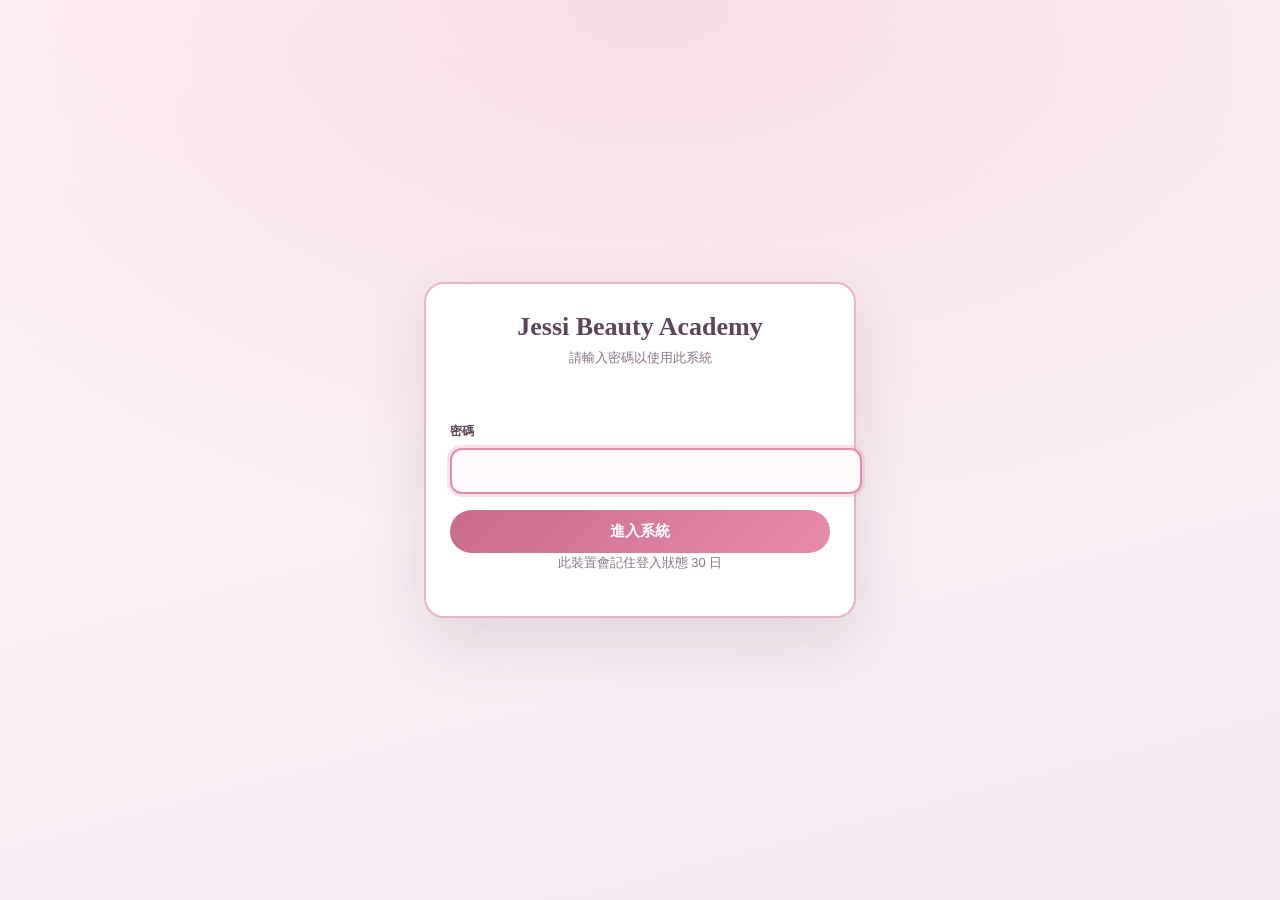
<file: index.html>
<!doctype html>
<html lang="zh-Hant">
<head>
  <meta charset="utf-8">
  <meta name="viewport" content="width=device-width, initial-scale=1">
  <meta name="theme-color" content="#c96b8a">
  <link rel="manifest" href="manifest.json">
  <link rel="canonical" href="jessi-beauty-marketing-workflow.html">
  <title>Jessi Beauty Academy · 完整營運流程</title>
  <link rel="stylesheet" href="assets/jessi-auth.css?v=20260627a">
  <script src="assets/jessi-auth-config.js?v=20260627a"></script>
  <script src="assets/jessi-auth.js?v=20260627a"></script>
  <script src="assets/jessi-index-redirect.js?v=20260627a"></script>
</head>
<body>
  <p><a href="jessi-beauty-marketing-workflow.html">開啟 Jessi Beauty Workflow</a></p>
</body>
</html>
</file>
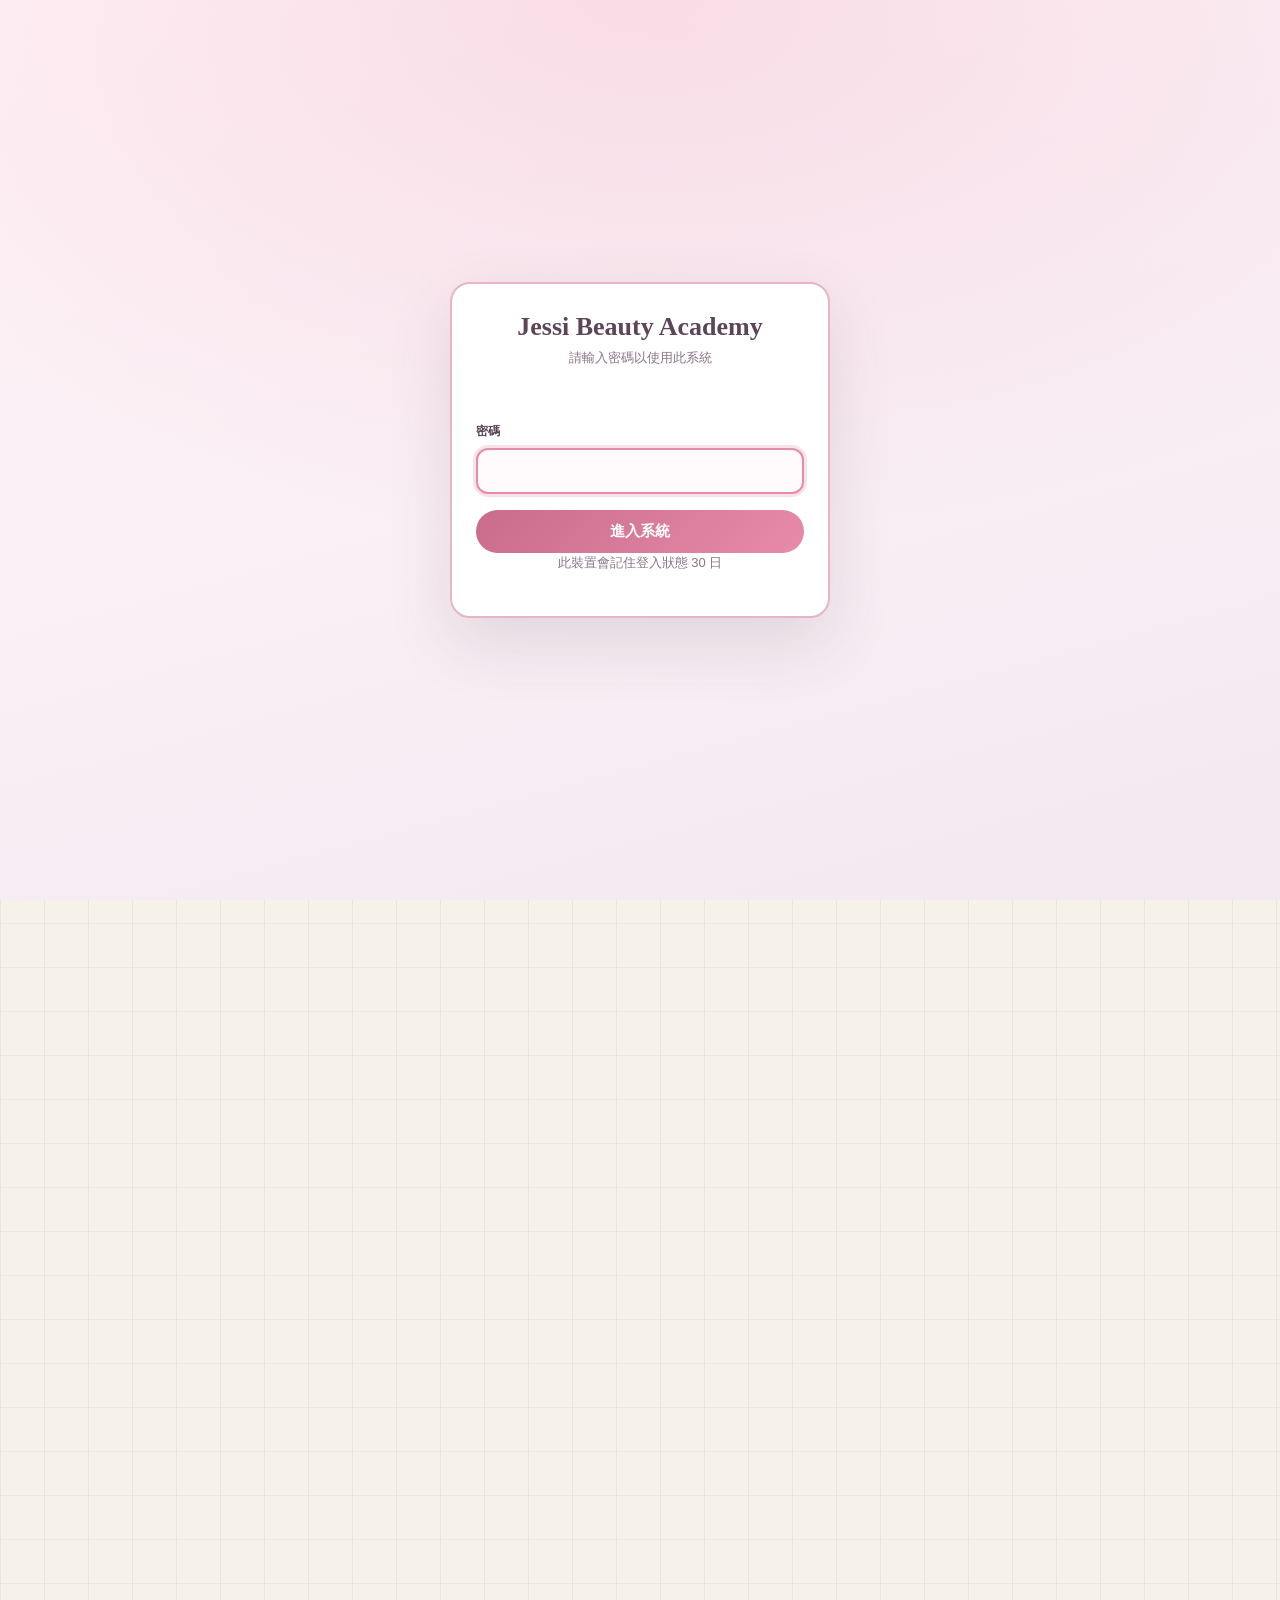
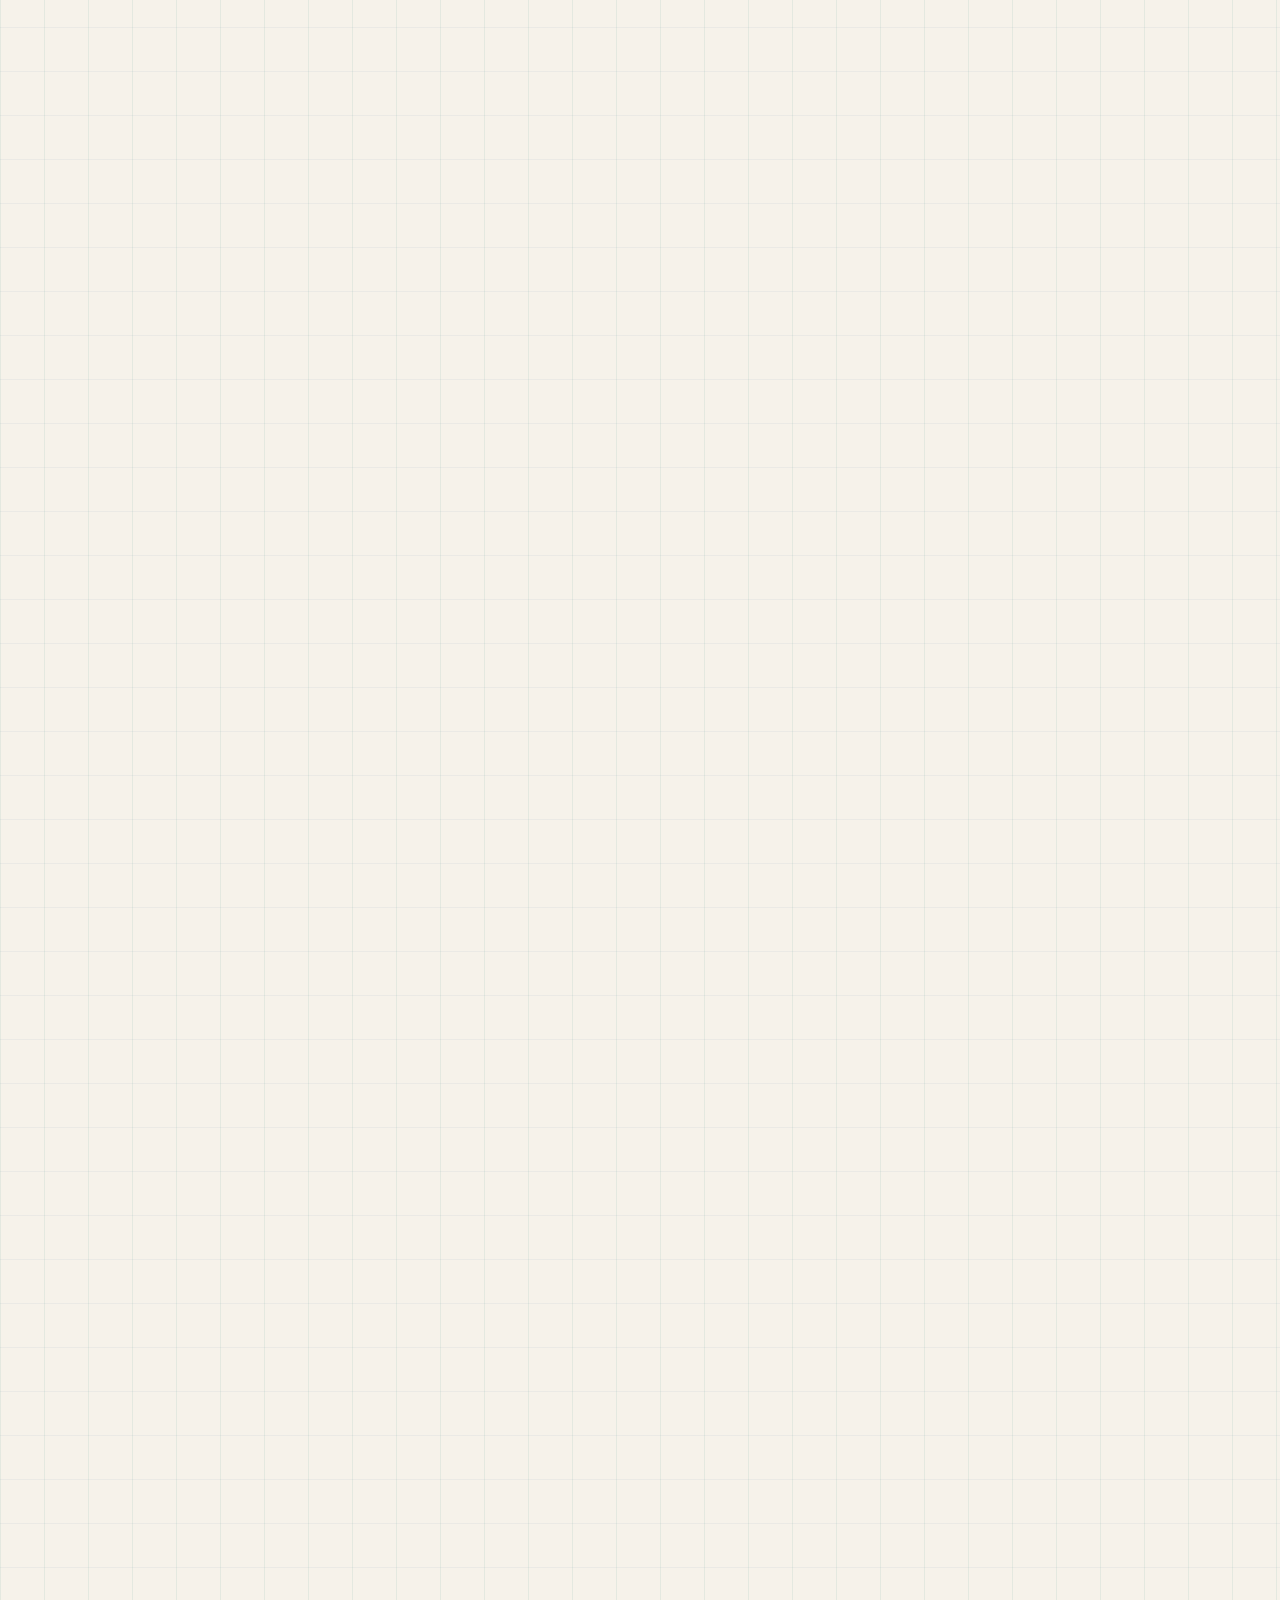
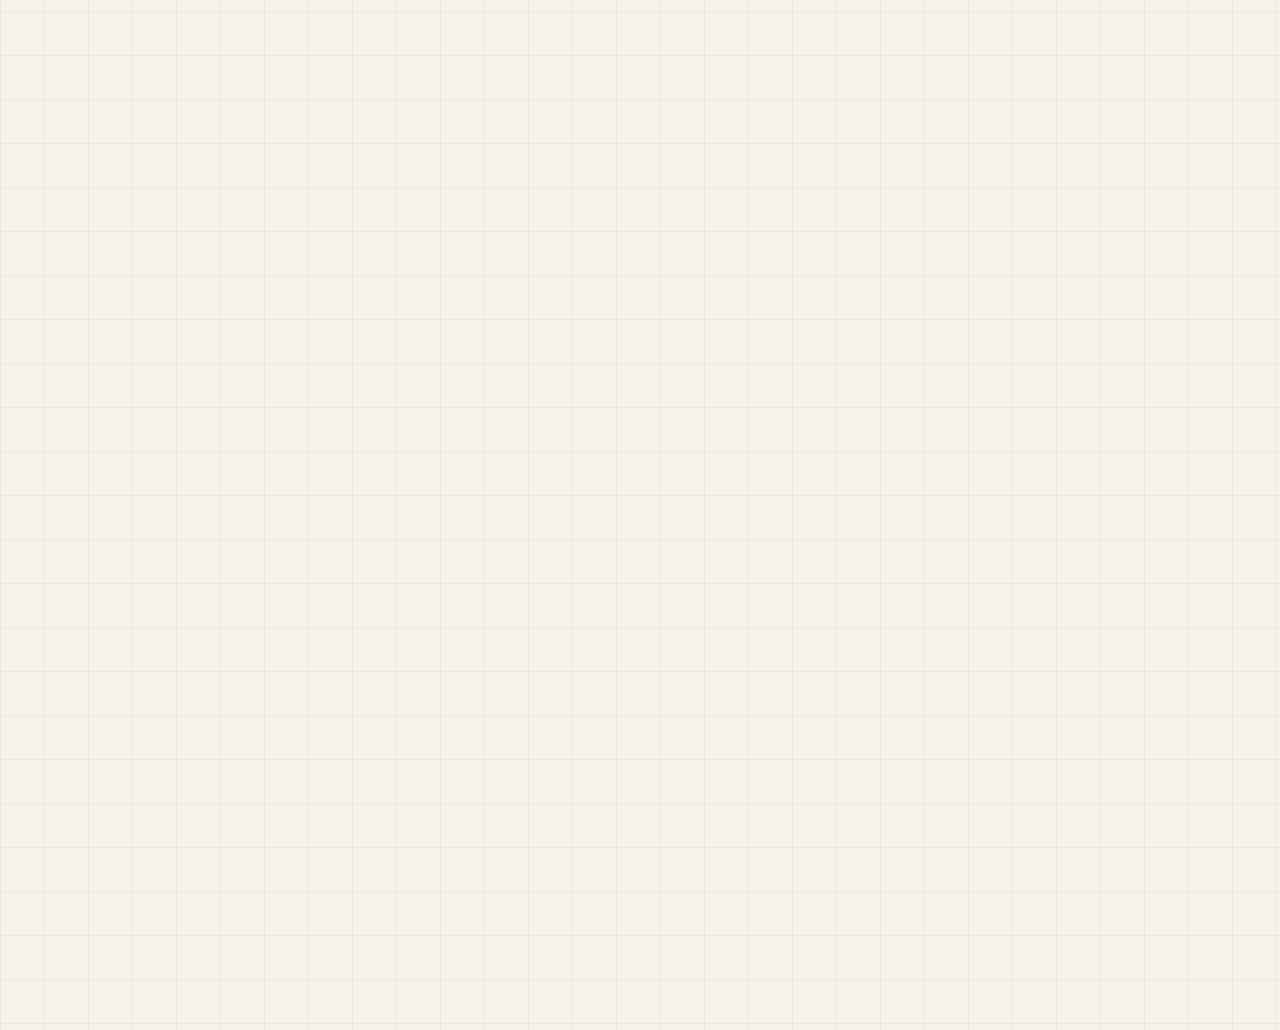
<file: beauty-salon-marketing-tracker.html>
<!doctype html>
<html lang="zh-Hant">
<head>
  <meta charset="utf-8">
  <meta name="viewport" content="width=device-width, initial-scale=1">
  <title>美容院 Marketing Tracker</title>
  <link rel="stylesheet" href="assets/jessi-auth.css?v=20260627a">
  <script src="assets/jessi-auth-config.js?v=20260627a"></script>
  <script src="assets/jessi-auth.js?v=20260627a"></script>
  <style>
    :root {
      --ink: #172026;
      --muted: #62707a;
      --paper: #f6f2ea;
      --panel: #ffffff;
      --line: #d9ded8;
      --jade: #0f7c69;
      --jade-dark: #07594c;
      --coral: #dc6b55;
      --blue: #305f9f;
      --amber: #bd7a13;
      --shadow: 0 18px 48px rgba(23, 32, 38, .12);
      --radius: 8px;
      font-family: "Microsoft JhengHei", "PingFang TC", "Noto Sans TC", Arial, sans-serif;
    }

    * { box-sizing: border-box; }
    html { scroll-behavior: smooth; }
    body {
      margin: 0;
      color: var(--ink);
      background:
        linear-gradient(90deg, rgba(15, 124, 105, .08) 1px, transparent 1px) 0 0 / 44px 44px,
        linear-gradient(0deg, rgba(48, 95, 159, .06) 1px, transparent 1px) 0 0 / 44px 44px,
        var(--paper);
      overflow-x: hidden;
    }

    button, input, select, textarea {
      font: inherit;
    }

    button {
      border: 0;
      border-radius: 7px;
      cursor: pointer;
      font-weight: 700;
    }

    button:focus-visible, input:focus-visible, select:focus-visible, textarea:focus-visible {
      outline: 3px solid rgba(48, 95, 159, .42);
      outline-offset: 2px;
    }

    .app-shell {
      display: grid;
      grid-template-columns: 290px minmax(0, 1fr);
      min-height: 100vh;
    }

    aside {
      position: sticky;
      top: 0;
      height: 100vh;
      padding: 24px 18px;
      background: #172026;
      color: #eef5f1;
      overflow: auto;
    }

    .brand {
      display: grid;
      gap: 10px;
      padding-bottom: 20px;
      border-bottom: 1px solid rgba(255,255,255,.16);
    }

    .brand small {
      color: #a7c7be;
      font-weight: 700;
      letter-spacing: .05em;
      text-transform: uppercase;
    }

    .brand h1 {
      margin: 0;
      font-size: clamp(26px, 4vw, 38px);
      line-height: 1.04;
      letter-spacing: 0;
    }

    .brand p {
      margin: 0;
      color: #c7d6d1;
      line-height: 1.6;
    }

    nav {
      display: grid;
      gap: 8px;
      margin-top: 20px;
    }

    nav a {
      display: flex;
      justify-content: space-between;
      gap: 12px;
      padding: 10px 12px;
      color: #eef5f1;
      text-decoration: none;
      border-radius: 7px;
      background: rgba(255,255,255,.05);
    }

    nav a:hover { background: rgba(255,255,255,.12); }

    .side-note {
      margin-top: 20px;
      padding: 14px;
      border: 1px solid rgba(255,255,255,.15);
      border-radius: var(--radius);
      color: #dce7e2;
      line-height: 1.55;
      font-size: 14px;
    }

    main {
      padding: 24px;
      display: grid;
      gap: 18px;
      max-width: 1500px;
      min-width: 0;
      width: auto;
    }

    .topbar {
      display: flex;
      align-items: center;
      justify-content: space-between;
      gap: 16px;
      flex-wrap: wrap;
      padding: 16px;
      background: rgba(255,255,255,.72);
      border: 1px solid var(--line);
      border-radius: var(--radius);
      backdrop-filter: blur(12px);
      min-width: 0;
    }

    .topbar strong { font-size: 18px; }
    .topbar p { margin: 4px 0 0; color: var(--muted); }

    .toolbar {
      display: flex;
      gap: 10px;
      flex-wrap: wrap;
      align-items: center;
      min-width: 0;
    }

    .btn {
      padding: 10px 12px;
      color: #fff;
      background: var(--jade);
      min-height: 42px;
    }

    .btn.secondary {
      color: var(--ink);
      background: #e7ece8;
    }

    .btn.warning { background: var(--coral); }
    .btn.blue { background: var(--blue); }

    .file-button {
      position: relative;
      display: inline-grid;
      place-items: center;
      min-height: 42px;
      padding: 10px 12px;
      border-radius: 7px;
      color: var(--ink);
      background: #e7ece8;
      font-weight: 700;
      cursor: pointer;
    }

    .file-button input {
      position: absolute;
      inset: 0;
      opacity: 0;
      cursor: pointer;
    }

    section {
      background: rgba(255,255,255,.86);
      border: 1px solid var(--line);
      border-radius: var(--radius);
      box-shadow: var(--shadow);
      padding: 18px;
      min-width: 0;
    }

    .section-head {
      display: flex;
      align-items: end;
      justify-content: space-between;
      gap: 18px;
      margin-bottom: 16px;
    }

    .section-head h2 {
      margin: 0;
      font-size: 22px;
      line-height: 1.2;
    }

    .section-head p {
      margin: 6px 0 0;
      color: var(--muted);
      line-height: 1.5;
    }

    .grid-4 {
      display: grid;
      grid-template-columns: repeat(4, minmax(0, 1fr));
      gap: 12px;
    }

    .metric {
      min-height: 118px;
      padding: 14px;
      background: #f9fbfa;
      border: 1px solid var(--line);
      border-radius: var(--radius);
      min-width: 0;
      overflow-wrap: anywhere;
    }

    .metric span {
      color: var(--muted);
      font-size: 13px;
      font-weight: 700;
    }

    .metric strong {
      display: block;
      margin-top: 10px;
      font-size: 32px;
      line-height: 1;
    }

    .metric em {
      display: block;
      margin-top: 10px;
      color: var(--muted);
      font-style: normal;
      font-size: 13px;
      line-height: 1.4;
    }

    .two-col {
      display: grid;
      grid-template-columns: minmax(340px, .88fr) minmax(0, 1.12fr);
      gap: 18px;
      align-items: start;
      min-width: 0;
    }

    .form-grid {
      display: grid;
      grid-template-columns: repeat(2, minmax(0, 1fr));
      gap: 12px;
    }

    label {
      display: grid;
      gap: 6px;
      color: var(--muted);
      font-size: 13px;
      font-weight: 700;
    }

    input, select, textarea {
      width: 100%;
      min-height: 42px;
      padding: 10px 11px;
      color: var(--ink);
      background: #fff;
      border: 1px solid #cbd4cf;
      border-radius: 7px;
    }

    textarea {
      resize: vertical;
      min-height: 96px;
      line-height: 1.5;
    }

    .full { grid-column: 1 / -1; }

    .privacy-rail {
      display: grid;
      gap: 10px;
      padding: 14px;
      background: #fff7ec;
      border: 1px solid #ead0a8;
      border-radius: var(--radius);
      line-height: 1.55;
    }

    .privacy-rail strong { color: #8b4f00; }

    .canvas-wrap {
      display: grid;
      gap: 14px;
      grid-template-columns: minmax(0, 1fr);
    }

    canvas {
      display: block;
      width: 100%;
      max-width: 100%;
      height: 300px;
      background: #fbfcfb;
      border: 1px solid var(--line);
      border-radius: var(--radius);
    }

    .chart-grid {
      display: grid;
      grid-template-columns: repeat(2, minmax(0, 1fr));
      gap: 14px;
    }

    .filters {
      display: grid;
      grid-template-columns: 1.3fr repeat(3, minmax(130px, .7fr));
      gap: 10px;
      margin-bottom: 12px;
    }

    .table-wrap {
      max-width: 100%;
      overflow: auto;
      border: 1px solid var(--line);
      border-radius: var(--radius);
      background: #fff;
    }

    table {
      width: 100%;
      border-collapse: collapse;
      min-width: 920px;
    }

    th, td {
      padding: 10px 12px;
      border-bottom: 1px solid #edf0ed;
      text-align: left;
      vertical-align: top;
      line-height: 1.45;
      font-size: 14px;
    }

    th {
      position: sticky;
      top: 0;
      z-index: 1;
      background: #eef5f1;
      color: #33423d;
      font-size: 13px;
    }

    .status-pill {
      display: inline-block;
      padding: 4px 8px;
      border-radius: 999px;
      color: #fff;
      background: var(--jade);
      font-size: 12px;
      font-weight: 700;
      white-space: nowrap;
    }

    .status-pill.lost { background: var(--coral); }
    .status-pill.waiting { background: var(--amber); }
    .status-pill.won { background: var(--blue); }

    .mini-actions {
      display: flex;
      gap: 6px;
      flex-wrap: wrap;
    }

    .mini-actions button {
      padding: 7px 9px;
      background: #e7ece8;
      color: var(--ink);
      font-size: 12px;
    }

    .report-box, .prompt-box {
      white-space: pre-wrap;
      min-height: 180px;
      padding: 14px;
      background: #172026;
      color: #eef5f1;
      border-radius: var(--radius);
      line-height: 1.65;
      overflow: auto;
    }

    .agent-grid {
      display: grid;
      grid-template-columns: repeat(4, minmax(0, 1fr));
      gap: 12px;
    }

    .agent-card {
      padding: 14px;
      border: 1px solid var(--line);
      border-radius: var(--radius);
      background: #fbfcfb;
      line-height: 1.55;
      min-width: 0;
      overflow-wrap: anywhere;
    }

    .agent-card strong {
      display: block;
      margin-bottom: 8px;
      color: var(--jade-dark);
    }

    .steps {
      display: grid;
      gap: 10px;
      margin: 0;
      padding: 0;
      list-style: none;
    }

    .steps li {
      padding: 12px;
      border: 1px solid var(--line);
      border-radius: var(--radius);
      background: #fbfcfb;
      line-height: 1.55;
    }

    .notice {
      padding: 12px;
      color: #33423d;
      background: #eef5f1;
      border-left: 4px solid var(--jade);
      border-radius: 6px;
      line-height: 1.55;
    }

    @media (max-width: 1080px) {
      .app-shell { grid-template-columns: 1fr; }
      aside { position: static; height: auto; }
      nav { grid-template-columns: repeat(2, minmax(0, 1fr)); }
      .two-col, .chart-grid, .agent-grid { grid-template-columns: 1fr; }
      .grid-4 { grid-template-columns: repeat(2, minmax(0, 1fr)); }
      .filters { grid-template-columns: 1fr 1fr; }
    }

    @media (max-width: 640px) {
      main { padding: 12px; }
      aside { padding: 18px 12px; }
      nav { grid-template-columns: 1fr; }
      .grid-4, .form-grid, .filters { grid-template-columns: 1fr; }
      .section-head { display: block; }
      canvas { height: 260px; }
      .toolbar { width: 100%; }
      .btn, .file-button { width: 100%; }
    }

    @media print {
      body { background: #fff; }
      aside, .topbar, .toolbar, .mini-actions, form, .filters { display: none !important; }
      .app-shell { display: block; }
      main { padding: 0; }
      section { box-shadow: none; break-inside: avoid; margin-bottom: 14px; }
      canvas { max-height: 240px; }
    }
  </style>
</head>
<body>
  <div class="app-shell">
    <aside>
      <div class="brand">
        <small>Private funnel ops</small>
        <h1>美容院 Marketing Tracker</h1>
        <p>用匿名 Lead ID 跑通由查詢、預約、到店、成交到復盤嘅一人 agency 工作流。</p>
      </div>
      <nav aria-label="頁面導覽">
        <a href="#dashboard">總覽 <span>01</span></a>
        <a href="#lead-form">記錄 <span>02</span></a>
        <a href="#funnel">漏斗 <span>03</span></a>
        <a href="#charts">圖表 <span>04</span></a>
        <a href="#content-perf">內容成效 <span>05</span></a>
        <a href="#lead-table">列表 <span>06</span></a>
        <a href="#weekly-review">每週復盤 <span>07</span></a>
        <a href="#ai-workflow">AI workflow <span>08</span></a>
        <a href="#privacy">私隱邊界 <span>09</span></a>
      </nav>
      <div class="side-note">
        建議每日收工前輸入一次。資料只存在目前瀏覽器，請定期匯出 JSON 備份；交報告就用 CSV。
      </div>
    </aside>

    <main>
      <div class="topbar">
        <div>
          <strong>單一 HTML，無 server，無登入</strong>
          <p>第一版以匿名 lead-level tracking 為核心，避免直接接觸客人身份資料。</p>
        </div>
        <div class="toolbar" aria-label="資料操作">
          <button class="btn secondary" id="seed-sample" type="button">載入示例</button>
          <button class="btn" id="export-json" type="button">匯出 JSON</button>
          <label class="file-button">匯入 JSON<input id="import-json" type="file" accept="application/json,.json"></label>
          <button class="btn blue" id="export-csv" type="button">匯出 CSV</button>
          <label class="file-button">匯入 CSV<input id="import-csv" type="file" accept=".csv,text/csv"></label>
          <button class="btn warning" id="reset-data" type="button">清空資料</button>
        </div>
      </div>

      <section id="dashboard" aria-labelledby="dashboard-title">
        <div class="section-head">
          <div>
            <h2 id="dashboard-title">營運總覽</h2>
            <p>先睇量，再睇轉化率，最後睇最大流失位。</p>
          </div>
        </div>
        <div class="grid-4">
          <div class="metric"><span>總查詢</span><strong id="metric-leads">0</strong><em>所有匿名 lead 記錄</em></div>
          <div class="metric"><span>預約率</span><strong id="metric-booking-rate">0%</strong><em>已預約或之後狀態 / 查詢</em></div>
          <div class="metric"><span>成交率</span><strong id="metric-close-rate">0%</strong><em>已成交 / 已到店或之後狀態</em></div>
          <div class="metric"><span>成交金額</span><strong id="metric-revenue">$0</strong><em>已成交 lead 金額總和</em></div>
        </div>
      </section>

      <div class="two-col">
        <section id="lead-form" aria-labelledby="lead-form-title">
          <div class="section-head">
            <div>
              <h2 id="lead-form-title">新增 Lead 記錄</h2>
              <p>只記錄 marketing 需要嘅狀態資料。Lead ID 可以對應美容院內部 CRM，但呢個檔案唔放身份資料。</p>
            </div>
          </div>
          <form id="lead-entry-form" autocomplete="off">
            <div class="form-grid">
              <label>Lead ID
                <input id="lead-id" name="leadId" placeholder="L20260624-001">
              </label>
              <label>日期
                <input id="lead-date" name="date" type="date">
              </label>
              <label>來源
                <select id="lead-source" name="source">
                  <option>Instagram organic</option>
                  <option>Meta Ads</option>
                  <option>Google Search</option>
                  <option>Google Map</option>
                  <option>小紅書</option>
                  <option>朋友介紹</option>
                  <option>Walk-in</option>
                </select>
              </label>
              <label>療程興趣
                <select id="lead-service" name="service">
                  <option>面部護理</option>
                  <option>暗瘡管理</option>
                  <option>抗衰老</option>
                  <option>脫毛</option>
                  <option>瘦面/輪廓</option>
                  <option>皮膚分析</option>
                </select>
              </label>
              <label>狀態
                <select id="lead-status" name="status">
                  <option>新查詢</option>
                  <option>未回覆</option>
                  <option>已預約</option>
                  <option>已到店</option>
                  <option>已成交</option>
                  <option>已流失</option>
                  <option>已回訪</option>
                </select>
              </label>
              <label>成交金額
                <input id="lead-amount" name="amount" type="number" min="0" step="1" placeholder="0">
              </label>
              <label>跟進次數
                <input id="lead-followups" name="followups" type="number" min="0" step="1" value="0">
              </label>
              <label>流失原因
                <select id="lead-loss" name="lossReason">
                  <option value="">未流失 / 不適用</option>
                  <option>價錢顧慮</option>
                  <option>時間不合</option>
                  <option>未回覆</option>
                  <option>不信任效果</option>
                  <option>療程不適合</option>
                  <option>去了競爭對手</option>
                </select>
              </label>
              <label class="full">備註
                <textarea id="lead-note" name="note" placeholder="例如：想星期日，但店舖無位。唔好輸入客人全名、電話、完整對話或相片。"></textarea>
              </label>
            </div>
            <div class="toolbar" style="margin-top:12px">
              <button class="btn" type="submit">加入記錄</button>
              <button class="btn secondary" type="button" id="auto-id">產生 Lead ID</button>
            </div>
          </form>
        </section>

        <section id="privacy" aria-labelledby="privacy-title">
          <div class="section-head">
            <div>
              <h2 id="privacy-title">私隱邊界</h2>
              <p>做到專業 tracking，但唔需要把敏感客戶資料交俾 AI。</p>
            </div>
          </div>
          <div class="privacy-rail">
            <strong>匿名原則</strong>
            <div>用 Lead ID、來源、狀態、療程、金額、流失原因已足夠分析 funnel。唔好輸入客人全名、電話、完整對話或相片。</div>
          </div>
          <ul class="steps" style="margin-top:12px">
            <li><strong>可以記錄：</strong>來源、日期、狀態、療程興趣、成交金額、流失原因、跟進次數。</li>
            <li><strong>避免記錄：</strong>電話、身份證、完整 WhatsApp 對話、before/after 相、詳細健康資料。</li>
            <li><strong>合理權限：</strong>你最好只接觸匿名 lead-level 資料；美容院自己保留身份資料同原始對話。</li>
          </ul>
        </section>
      </div>

      <section id="funnel" aria-labelledby="funnel-title">
        <div class="section-head">
          <div>
            <h2 id="funnel-title">Funnel 圖像化</h2>
            <p>用查詢、預約、到店、成交四層睇邊一段漏水。</p>
          </div>
        </div>
        <div class="canvas-wrap">
          <canvas id="funnel-canvas" width="1100" height="330" aria-label="營銷漏斗圖"></canvas>
          <div class="notice" id="bottleneck-note">未有足夠資料。先載入示例或新增 lead。</div>
        </div>
      </section>

      <section id="charts" aria-labelledby="charts-title">
        <div class="section-head">
          <div>
            <h2 id="charts-title">渠道與療程成效</h2>
            <p>唔只睇邊度最多查詢，要睇邊度最容易成交。</p>
          </div>
        </div>
        <div class="chart-grid">
          <canvas id="channel-canvas" width="720" height="330" aria-label="渠道成效圖"></canvas>
          <canvas id="service-canvas" width="720" height="330" aria-label="療程成效圖"></canvas>
        </div>
      </section>

      <section id="content-perf" aria-labelledby="content-perf-title">
        <div class="section-head">
          <div>
            <h2 id="content-perf-title">內容成效</h2>
            <p>記低每條出街內容帶到幾多 DM、預約、成交。睇邊條真係帶客，唔係睇邊條多 like。</p>
          </div>
          <div class="toolbar">
            <button class="btn" id="export-content-json" type="button">匯出內容 JSON</button>
            <label class="file-button">匯入內容 JSON<input id="import-content-json" type="file" accept="application/json,.json"></label>
            <button class="btn blue" id="export-content-csv" type="button">匯出內容 CSV</button>
          </div>
        </div>
        <div class="grid-4" style="margin-bottom:14px">
          <div class="metric"><span>內容數</span><strong id="metric-content-count">0</strong><em>已記錄出街內容</em></div>
          <div class="metric"><span>總 DM 關鍵字</span><strong id="metric-content-dm">0</strong><em>內容帶到嘅 DM</em></div>
          <div class="metric"><span>免費分析預約</span><strong id="metric-content-booking">0</strong><em>由內容帶到</em></div>
          <div class="metric"><span>帶來成交額</span><strong id="metric-content-revenue">$0</strong><em>內容歸因成交</em></div>
        </div>
        <form id="content-entry-form" autocomplete="off" style="margin-bottom:14px">
          <div class="form-grid">
            <label>日期<input id="c-date" name="date" type="date"></label>
            <label>格式
              <select id="c-format" name="format">
                <option>Reel</option><option>Carousel</option><option>Stories</option>
              </select>
            </label>
            <label>Reel
              <select id="c-reel" name="reelId">
                <option value="">（未連結）</option>
              </select>
            </label>
            <label>痛點主題<input id="c-topic" name="topic" placeholder="暗黃 / 泛紅 / 痘印 / 底妝唔貼"></label>
            <label>Hook<input id="c-hook" name="hook" placeholder="開場第一句"></label>
            <label>Reach<input id="c-reach" name="reach" type="number" min="0" step="1" placeholder="0"></label>
            <label>完播 / retention %<input id="c-retention" name="retention" type="number" min="0" max="100" step="1" placeholder="0"></label>
            <label>Shares<input id="c-shares" name="shares" type="number" min="0" step="1" placeholder="0"></label>
            <label>Saves<input id="c-saves" name="saves" type="number" min="0" step="1" placeholder="0"></label>
            <label>Comments<input id="c-comments" name="comments" type="number" min="0" step="1" placeholder="0"></label>
            <label>DM 關鍵字數<input id="c-dm" name="dm" type="number" min="0" step="1" placeholder="0"></label>
            <label>WhatsApp clicks<input id="c-wa" name="waClicks" type="number" min="0" step="1" placeholder="0"></label>
            <label>免費分析預約<input id="c-booking" name="booking" type="number" min="0" step="1" placeholder="0"></label>
            <label>到店<input id="c-visit" name="visit" type="number" min="0" step="1" placeholder="0"></label>
            <label>成交<input id="c-won" name="won" type="number" min="0" step="1" placeholder="0"></label>
            <label>成交額<input id="c-revenue" name="revenue" type="number" min="0" step="1" placeholder="0"></label>
            <label class="full">下次動作<input id="c-action" name="action" placeholder="keep / stop / 改 Hook / 拆成 Reel"></label>
          </div>
          <div class="toolbar" style="margin-top:12px">
            <button class="btn" type="submit">加入內容記錄</button>
          </div>
        </form>
        <div class="table-wrap">
          <table>
            <thead>
              <tr>
                <th>日期</th><th>格式</th><th>Reel</th><th>主題</th><th>Hook</th><th>Reach</th><th>完播%</th>
                <th>Shares</th><th>Saves</th><th>DM</th><th>預約</th><th>成交</th><th>成交額</th><th>下次動作</th><th>操作</th>
              </tr>
            </thead>
            <tbody id="content-rows"></tbody>
          </table>
        </div>
        <div class="toolbar" style="margin-top:14px">
          <button class="btn" type="button" id="content-loop-btn">分析內容成效</button>
        </div>
        <div id="content-loop-output" class="table-wrap" style="margin-top:10px"></div>
      </section>

      <section id="lead-table" aria-labelledby="lead-table-title">
        <div class="section-head">
          <div>
            <h2 id="lead-table-title">Lead 列表</h2>
            <p>用篩選快速檢查某個渠道、狀態或療程。刪除只影響本機資料。</p>
          </div>
        </div>
        <div class="filters">
          <input id="search-leads" placeholder="搜尋 Lead ID、來源、療程、備註">
          <select id="filter-source"><option value="">所有來源</option></select>
          <select id="filter-service"><option value="">所有療程</option></select>
          <select id="filter-status"><option value="">所有狀態</option></select>
        </div>
        <div class="table-wrap">
          <table>
            <thead>
              <tr>
                <th>日期</th>
                <th>Lead ID</th>
                <th>來源</th>
                <th>療程興趣</th>
                <th>狀態</th>
                <th>金額</th>
                <th>跟進</th>
                <th>流失原因</th>
                <th>備註</th>
                <th>操作</th>
              </tr>
            </thead>
            <tbody id="lead-rows"></tbody>
          </table>
        </div>
      </section>

      <section id="weekly-review" aria-labelledby="weekly-title">
        <div class="section-head">
          <div>
            <h2 id="weekly-title">每週復盤</h2>
            <p>一鍵整理本週結果：最大流失位、最好渠道、下週行動。</p>
          </div>
          <button class="btn" id="build-report" type="button">生成每週復盤</button>
        </div>
        <div class="report-box" id="weekly-report-output">按「生成每週復盤」後，呢度會出現可直接交俾美容院老闆/店長睇嘅摘要。</div>
      </section>

      <section id="ai-workflow" aria-labelledby="ai-title">
        <div class="section-head">
          <div>
            <h2 id="ai-title">Automatic Agentic AI Workflow</h2>
            <p>先做人手確認，再交俾 AI 分析匿名摘要。唔建議第一版自動發 WhatsApp 或自動改廣告。</p>
          </div>
          <button class="btn blue" id="copy-ai-prompt" type="button">複製 AI prompt</button>
        </div>
        <div class="agent-grid">
          <div class="agent-card"><strong>Codex</strong>建 tracker、改 HTML、做匯入匯出、修 bug、加圖表。</div>
          <div class="agent-card"><strong>Cursor</strong>日常細改 UI、欄位、文字、篩選，同你邊用邊調。</div>
          <div class="agent-card"><strong>Claude Code</strong>寫 WhatsApp 模板、復盤建議、內容角度、SOP。</div>
          <div class="agent-card"><strong>Antigravity</strong>派 agent 平行檢查手機版、KPI 公式、CSV、流程 walkthrough。</div>
        </div>
        <div class="prompt-box" id="ai-prompt-output" style="margin-top:14px">按上方按鈕會產生一段匿名資料 prompt，你可以貼去 Claude Code / Cursor / Antigravity 做策略分析。</div>
      </section>
    </main>
  </div>

  <script>
    const STORAGE_KEY = "beautySalonMarketingTracker.v1";
    const STATUS_ORDER = ["新查詢", "未回覆", "已預約", "已到店", "已成交", "已回訪", "已流失"];
    const FUNNEL_STEPS = [
      { label: "查詢", statuses: ["新查詢", "未回覆", "已預約", "已到店", "已成交", "已回訪", "已流失"] },
      { label: "預約", statuses: ["已預約", "已到店", "已成交", "已回訪"] },
      { label: "到店", statuses: ["已到店", "已成交", "已回訪"] },
      { label: "成交", statuses: ["已成交", "已回訪"] }
    ];
    const CONTENT_KEY = "beautySalonMarketingTracker.content.v1";
    const SHARED_CONTEXT_KEY = "jessi-shared-context";
    let leads = loadLeads();
    let contentItems = loadContent();

    function loadContent() {
      try {
        const raw = localStorage.getItem(CONTENT_KEY);
        return raw ? JSON.parse(raw) : [];
      } catch (error) {
        console.warn("Unable to load content", error);
        return [];
      }
    }

    function saveContent() {
      localStorage.setItem(CONTENT_KEY, JSON.stringify(contentItems));
    }

    function readReelsForPicker() {
      try {
        const raw = localStorage.getItem("jessi-reels-studio-v1");
        const state = raw ? JSON.parse(raw) : null;
        return state && Array.isArray(state.reels) ? state.reels : [];
      } catch (error) {
        console.warn("Unable to load reels for picker", error);
        return [];
      }
    }

    function populateReelPicker() {
      const sel = document.getElementById("c-reel");
      if (!sel) return;
      const current = sel.value || "";
      const reels = readReelsForPicker();
      sel.innerHTML = '<option value="">（未連結）</option>' +
        reels.map((r) => `<option value="${escapeHtml(r.id)}">${escapeHtml(r.title || r.id)}</option>`).join("");
      if (current && reels.some((r) => String(r.id) === current)) sel.value = current;
    }

    function normalizeContent(input) {
      return {
        date: String(input.date || today()).slice(0, 10),
        format: String(input.format || "Reel").trim(),
        reelId: String(input.reelId || "").trim(),
        topic: String(input.topic || "").trim(),
        hook: String(input.hook || "").trim(),
        reach: Number(input.reach || 0),
        retention: Number(input.retention || 0),
        shares: Number(input.shares || 0),
        saves: Number(input.saves || 0),
        comments: Number(input.comments || 0),
        dm: Number(input.dm || 0),
        waClicks: Number(input.waClicks || 0),
        booking: Number(input.booking || 0),
        visit: Number(input.visit || 0),
        won: Number(input.won || 0),
        revenue: Number(input.revenue || 0),
        action: String(input.action || "").trim()
      };
    }

    function addContent(event) {
      if (event) event.preventDefault();
      const form = document.getElementById("content-entry-form");
      const item = normalizeContent(Object.fromEntries(new FormData(form).entries()));
      contentItems.unshift(item);
      saveContent();
      form.reset();
      document.getElementById("c-date").value = today();
      renderContent();
    }

    function renderContent() {
      const count = contentItems.length;
      const sum = (key) => contentItems.reduce((total, item) => total + Number(item[key] || 0), 0);
      const reelTitleById = new Map(readReelsForPicker().map((r) => [String(r.id), r.title || r.id]));
      document.getElementById("metric-content-count").textContent = count;
      document.getElementById("metric-content-dm").textContent = sum("dm");
      document.getElementById("metric-content-booking").textContent = sum("booking");
      document.getElementById("metric-content-revenue").textContent = money(sum("revenue"));
      const tbody = document.getElementById("content-rows");
      tbody.innerHTML = "";
      if (!count) {
        tbody.innerHTML = '<tr><td colspan="15">未有內容記錄。出街後記返每條成效，先知邊條真係帶客。</td></tr>';
        return;
      }
      contentItems.forEach((item, index) => {
        const tr = document.createElement("tr");
        tr.innerHTML = `
          <td>${escapeHtml(item.date)}</td>
          <td>${escapeHtml(item.format)}</td>
          <td>${item.reelId ? escapeHtml(reelTitleById.get(item.reelId) || (item.reelId + "（已刪）")) : "-"}</td>
          <td>${escapeHtml(item.topic || "-")}</td>
          <td>${escapeHtml(item.hook || "-")}</td>
          <td>${Number(item.reach || 0)}</td>
          <td>${Number(item.retention || 0)}%</td>
          <td>${Number(item.shares || 0)}</td>
          <td>${Number(item.saves || 0)}</td>
          <td>${Number(item.dm || 0)}</td>
          <td>${Number(item.booking || 0)}</td>
          <td>${Number(item.won || 0)}</td>
          <td>${money(item.revenue || 0)}</td>
          <td>${escapeHtml(item.action || "-")}</td>
          <td><div class="mini-actions"><button type="button" data-content-delete="${index}">刪除</button></div></td>
        `;
        tbody.appendChild(tr);
      });
    }

    function exportContentJson() {
      downloadFile("jessi-content-performance.json", JSON.stringify({ exportedAt: new Date().toISOString(), content: contentItems }, null, 2), "application/json");
    }

    function importContentJsonFile(event) {
      const file = event.target.files && event.target.files[0];
      if (!file) return;
      const reader = new FileReader();
      reader.onload = () => {
        try {
          const parsed = JSON.parse(String(reader.result));
          const rows = Array.isArray(parsed) ? parsed : parsed.content;
          if (!Array.isArray(rows)) throw new Error("JSON 應該包含 content 陣列。");
          contentItems = rows.map(normalizeContent);
          saveContent();
          renderContent();
        } catch (error) {
          alert("內容 JSON 匯入失敗：" + error.message);
        }
        event.target.value = "";
      };
      reader.readAsText(file);
    }

    function exportContentCsv() {
      const headers = ["date", "format", "reelId", "topic", "hook", "reach", "retention", "shares", "saves", "comments", "dm", "waClicks", "booking", "visit", "won", "revenue", "action"];
      const rows = [headers.join(",")].concat(contentItems.map((item) => headers.map((key) => csvCell(item[key])).join(",")));
      downloadFile("jessi-content-performance.csv", rows.join("\n"), "text/csv;charset=utf-8");
    }

    function loadLeads() {
      try {
        const raw = localStorage.getItem(STORAGE_KEY);
        return raw ? JSON.parse(raw) : [];
      } catch (error) {
        console.warn("Unable to load leads", error);
        return [];
      }
    }

    function saveLeads() {
      localStorage.setItem(STORAGE_KEY, JSON.stringify(leads));
    }

    function normalizeLead(input) {
      return {
        id: String(input.id || input.leadId || generateLeadId()).trim(),
        date: String(input.date || today()).slice(0, 10),
        source: String(input.source || "Instagram organic").trim(),
        service: String(input.service || "面部護理").trim(),
        status: String(input.status || "新查詢").trim(),
        amount: Number(input.amount || 0),
        followups: Number(input.followups || 0),
        lossReason: String(input.lossReason || "").trim(),
        note: String(input.note || "").trim()
      };
    }

    function addLead(event) {
      if (event) event.preventDefault();
      const form = document.getElementById("lead-entry-form");
      const data = new FormData(form);
      const lead = normalizeLead({
        leadId: data.get("leadId"),
        date: data.get("date"),
        source: data.get("source"),
        service: data.get("service"),
        status: data.get("status"),
        amount: data.get("amount"),
        followups: data.get("followups"),
        lossReason: data.get("lossReason"),
        note: data.get("note")
      });
      if (!lead.id) lead.id = generateLeadId();
      leads.unshift(lead);
      saveLeads();
      form.reset();
      document.getElementById("lead-date").value = today();
      document.getElementById("lead-id").value = generateLeadId();
      renderAll();
    }

    function renderDashboard() {
      const total = leads.length;
      const booked = countByStatuses(["已預約", "已到店", "已成交", "已回訪"]);
      const visited = countByStatuses(["已到店", "已成交", "已回訪"]);
      const won = countByStatuses(["已成交", "已回訪"]);
      const revenue = leads.reduce((sum, lead) => sum + (["已成交", "已回訪"].includes(lead.status) ? Number(lead.amount || 0) : 0), 0);
      document.getElementById("metric-leads").textContent = total;
      document.getElementById("metric-booking-rate").textContent = percent(booked, total);
      document.getElementById("metric-close-rate").textContent = percent(won, visited);
      document.getElementById("metric-revenue").textContent = money(revenue);
    }

    function renderLeadTable() {
      const tbody = document.getElementById("lead-rows");
      const query = document.getElementById("search-leads").value.toLowerCase();
      const source = document.getElementById("filter-source").value;
      const service = document.getElementById("filter-service").value;
      const status = document.getElementById("filter-status").value;
      const filtered = leads.filter((lead) => {
        const haystack = [lead.id, lead.date, lead.source, lead.service, lead.status, lead.lossReason, lead.note].join(" ").toLowerCase();
        return (!query || haystack.includes(query)) &&
          (!source || lead.source === source) &&
          (!service || lead.service === service) &&
          (!status || lead.status === status);
      });

      tbody.innerHTML = "";
      if (!filtered.length) {
        tbody.innerHTML = '<tr><td colspan="10">未有符合條件嘅記錄。</td></tr>';
        return;
      }

      filtered.forEach((lead) => {
        const tr = document.createElement("tr");
        tr.innerHTML = `
          <td>${escapeHtml(lead.date)}</td>
          <td>${escapeHtml(lead.id)}</td>
          <td>${escapeHtml(lead.source)}</td>
          <td>${escapeHtml(lead.service)}</td>
          <td><span class="${statusClass(lead.status)}">${escapeHtml(lead.status)}</span></td>
          <td>${money(lead.amount || 0)}</td>
          <td>${Number(lead.followups || 0)}</td>
          <td>${escapeHtml(lead.lossReason || "-")}</td>
          <td>${escapeHtml(lead.note || "-")}</td>
          <td><div class="mini-actions"><button type="button" data-edit="${escapeHtml(lead.id)}">套用</button><button type="button" data-delete="${escapeHtml(lead.id)}">刪除</button></div></td>
        `;
        tbody.appendChild(tr);
      });
    }

    function drawFunnel() {
      const canvas = document.getElementById("funnel-canvas");
      const ctx = setupCanvas(canvas);
      const counts = FUNNEL_STEPS.map((step) => ({ label: step.label, value: countByStatuses(step.statuses) }));
      const max = Math.max(...counts.map((item) => item.value), 1);
      ctx.clearRect(0, 0, canvas.width, canvas.height);
      drawTitle(ctx, "由查詢到成交", "每一層闊度代表人數，留意突然收窄嘅位置。");
      counts.forEach((item, index) => {
        const width = 240 + (item.value / max) * 520;
        const x = (canvas.width - width) / 2;
        const y = 86 + index * 55;
        ctx.fillStyle = ["#0f7c69", "#305f9f", "#bd7a13", "#dc6b55"][index];
        roundRect(ctx, x, y, width, 38, 8);
        ctx.fill();
        ctx.fillStyle = "#ffffff";
        ctx.font = "700 18px Microsoft JhengHei, sans-serif";
        ctx.fillText(`${item.label}: ${item.value}`, x + 18, y + 25);
      });
      document.getElementById("bottleneck-note").textContent = diagnoseBottleneck(counts);
    }

    function exportJson() {
      downloadFile("beauty-salon-leads.json", JSON.stringify({ exportedAt: new Date().toISOString(), leads }, null, 2), "application/json");
    }

    function importJsonFile(event) {
      const file = event.target.files && event.target.files[0];
      if (!file) return;
      const reader = new FileReader();
      reader.onload = () => {
        try {
          const parsed = JSON.parse(String(reader.result));
          const rows = Array.isArray(parsed) ? parsed : parsed.leads;
          if (!Array.isArray(rows)) throw new Error("JSON should contain a leads array.");
          leads = rows.map(normalizeLead);
          saveLeads();
          renderAll();
        } catch (error) {
          alert("JSON 匯入失敗：" + error.message);
        }
        event.target.value = "";
      };
      reader.readAsText(file);
    }

    function exportCsv() {
      const headers = ["date", "id", "source", "service", "status", "amount", "followups", "lossReason", "note"];
      const rows = [headers.join(",")].concat(leads.map((lead) => headers.map((key) => csvCell(lead[key])).join(",")));
      downloadFile("beauty-salon-leads.csv", rows.join("\n"), "text/csv;charset=utf-8");
    }

    function importCsvFile(event) {
      const file = event.target.files && event.target.files[0];
      if (!file) return;
      const reader = new FileReader();
      reader.onload = () => {
        try {
          const rows = parseCsv(String(reader.result));
          leads = rows.map(normalizeLead);
          saveLeads();
          renderAll();
        } catch (error) {
          alert("CSV 匯入失敗：" + error.message);
        }
        event.target.value = "";
      };
      reader.readAsText(file);
    }

    function loadSharedWorkflowContext() {
      try {
        const raw = localStorage.getItem(SHARED_CONTEXT_KEY);
        return raw ? JSON.parse(raw) : null;
      } catch {
        return null;
      }
    }

    function sharedWeekThemeLine() {
      const ctx = loadSharedWorkflowContext();
      const title = ctx?.weekTheme?.title?.trim();
      return title ? `本週痛點：${title}` : "";
    }

    function buildWeeklyReport() {
      const summary = getSummary();
      const bestChannel = topItem(groupBy("source", true));
      const bestService = topItem(groupBy("service", true));
      const loss = topItem(groupBy("lossReason", false));
      const themeLine = sharedWeekThemeLine();
      const report = [
        "美容院每週 Marketing 復盤",
        "",
        ...(themeLine ? [themeLine, ""] : []),
        `總查詢：${summary.total}`,
        `已預約：${summary.booked}（預約率 ${percent(summary.booked, summary.total)}）`,
        `已到店：${summary.visited}（到店率 ${percent(summary.visited, summary.booked)}）`,
        `已成交：${summary.won}（到店成交率 ${percent(summary.won, summary.visited)}）`,
        `成交金額：${money(summary.revenue)}`,
        "",
        `最好渠道：${bestChannel.label}（成交 ${bestChannel.value}）`,
        `最好療程：${bestService.label}（成交 ${bestService.value}）`,
        `主要流失原因：${loss.label}（${loss.value}）`,
        "",
        "下週建議：",
        "- 如果查詢少：優先改善內容題目、CTA、profile 入口。",
        "- 如果查詢多但預約少：檢查 WhatsApp 開場、價格解釋、可預約時段。",
        "- 如果到店多但成交少：檢查諮詢流程、方案設計、信任證明。",
        "- 把最好渠道同療程組合成 2 條 Reels、1 篇 Carousel、3 組 Stories。"
      ].join("\n");
      document.getElementById("weekly-report-output").textContent = report;
      return report;
    }

    function buildAiPrompt() {
      const summary = getSummary();
      const themeLine = sharedWeekThemeLine();
      const prompt = [
        "你係美容院 marketing 策略顧問。以下係匿名 lead-level tracking 摘要，請唔好要求我提供客人電話、全名、相片或完整對話。",
        "",
        "目標：分析 funnel 最大問題，提出下週最值得做嘅 3 個行動，包括內容、WhatsApp 跟進、廣告或到店轉化改善。",
        "",
        ...(themeLine ? [themeLine, ""] : []),
        "總覽：",
        JSON.stringify(summary, null, 2),
        "",
        "按渠道成交：",
        JSON.stringify(groupBy("source", true), null, 2),
        "",
        "按療程成交：",
        JSON.stringify(groupBy("service", true), null, 2),
        "",
        "流失原因：",
        JSON.stringify(groupBy("lossReason", false), null, 2),
        "",
        "請輸出：",
        "1. 最大瓶頸",
        "2. 可能原因",
        "3. 下週 3 個實驗",
        "4. 需要拍嘅內容清單",
        "5. WhatsApp 跟進模板"
      ].join("\n");
      document.getElementById("ai-prompt-output").textContent = prompt;
      navigator.clipboard?.writeText(prompt).catch(() => {});
      return prompt;
    }

    async function runContentLoop() {
      const btn = document.getElementById("content-loop-btn");
      const out = document.getElementById("content-loop-output");
      if (btn) { btn.disabled = true; btn.textContent = "分析中…"; }
      try {
        const engine = await import("./assets/marketing-loop-engine.mjs");
        const reels = readReelsForPicker();
        const result = engine.joinContentByReelId(contentItems, reels);
        if (out) out.innerHTML = renderContentLoopResult(result);
      } catch (e) {
        alert("Loop engine 載入失敗：" + (e && e.message ? e.message : String(e)));
      } finally {
        if (btn) { btn.disabled = false; btn.textContent = "分析內容成效"; }
      }
    }

    function renderContentLoopResult(result) {
      const { joined, unlinked } = result || {};
      if (!contentItems.length) return '<p class="muted">未有內容記錄。出街後記返每條成效再分析。</p>';
      const parts = [];
      if (!joined || !joined.length) {
        parts.push('<p class="muted">未有內容連結到 Reel。用表單嘅 Reel picker 連結後再分析。</p>');
      } else {
        parts.push('<table><thead><tr><th>Reel</th><th>Loop 分</th><th>Reach</th><th>Saves</th><th>DM</th><th>預約</th><th>成效洞察</th></tr></thead><tbody>');
        for (const g of joined) {
          const score = g.reel.loopReviewTotal == null ? "未跑 Loop" : g.reel.loopReviewTotal;
          const insightText = g.insights.length
            ? g.insights.map((i) => i.type + "（" + i.severity + "）：" + i.recommendation).join("；")
            : "無明確洞察";
          parts.push("<tr><td>" + escapeHtml(g.reel.title) + "</td><td>" + score + "</td><td>" + g.metrics.reach + "</td><td>" + g.metrics.saves + "</td><td>" + g.metrics.dm + "</td><td>" + g.metrics.booking + "</td><td>" + escapeHtml(insightText) + "</td></tr>");
        }
        parts.push("</tbody></table>");
      }
      if (unlinked && unlinked.length) {
        parts.push('<p class="muted">' + unlinked.length + " 條內容未連結 Reel（建議用表單 Reel picker 補連）。</p>");
      }
      return parts.join("");
    }

    function renderAll() {
      renderDashboard();
      populateFilters();
      renderLeadTable();
      drawFunnel();
      drawBarChart("channel-canvas", "渠道成交數", groupBy("source", true), "#305f9f");
      drawBarChart("service-canvas", "療程成交數", groupBy("service", true), "#0f7c69");
      populateReelPicker();
      renderContent();
    }

    function getSummary() {
      const total = leads.length;
      const booked = countByStatuses(["已預約", "已到店", "已成交", "已回訪"]);
      const visited = countByStatuses(["已到店", "已成交", "已回訪"]);
      const won = countByStatuses(["已成交", "已回訪"]);
      const revenue = leads.reduce((sum, lead) => sum + (["已成交", "已回訪"].includes(lead.status) ? Number(lead.amount || 0) : 0), 0);
      return {
        total,
        booked,
        visited,
        won,
        lost: countByStatuses(["已流失"]),
        revenue,
        bookingRate: percent(booked, total),
        visitRate: percent(visited, booked),
        closeRate: percent(won, visited)
      };
    }

    function countByStatuses(statuses) {
      return leads.filter((lead) => statuses.includes(lead.status)).length;
    }

    function groupBy(field, onlyWon) {
      const map = {};
      leads.forEach((lead) => {
        if (onlyWon && !["已成交", "已回訪"].includes(lead.status)) return;
        const key = lead[field] || "未分類";
        if (!key || key === "未流失 / 不適用") return;
        map[key] = (map[key] || 0) + 1;
      });
      return Object.entries(map)
        .map(([label, value]) => ({ label, value }))
        .sort((a, b) => b.value - a.value);
    }

    function topItem(items) {
      return items[0] || { label: "未有資料", value: 0 };
    }

    function diagnoseBottleneck(counts) {
      if (!leads.length) return "未有足夠資料。先載入示例或新增 lead。";
      const [inquiry, booking, visit, sale] = counts.map((item) => item.value);
      const bookingRate = booking / Math.max(inquiry, 1);
      const visitRate = visit / Math.max(booking, 1);
      const closeRate = sale / Math.max(visit, 1);
      if (bookingRate < .35) return "最大流失位似乎係查詢到預約：優先檢查 WhatsApp 開場、offer、價錢解釋同可預約時段。";
      if (visitRate < .65) return "最大流失位似乎係預約到到店：優先檢查到店前提醒、地點資訊、改期流程。";
      if (closeRate < .45) return "最大流失位似乎係到店到成交：優先檢查諮詢流程、方案設計、案例證明。";
      return "漏斗暫時健康：下週可集中放大最好渠道與最好療程。";
    }

    function drawBarChart(canvasId, title, rows, color) {
      const canvas = document.getElementById(canvasId);
      const ctx = setupCanvas(canvas);
      ctx.clearRect(0, 0, canvas.width, canvas.height);
      drawTitle(ctx, title, rows.length ? "數字代表已成交或已回訪 lead。" : "未有成交資料。");
      const max = Math.max(...rows.map((row) => row.value), 1);
      rows.slice(0, 7).forEach((row, index) => {
        const y = 82 + index * 32;
        const barWidth = (canvas.width - 260) * row.value / max;
        ctx.fillStyle = "#34434d";
        ctx.font = "14px Microsoft JhengHei, sans-serif";
        ctx.fillText(row.label.slice(0, 16), 24, y + 18);
        ctx.fillStyle = color;
        roundRect(ctx, 190, y, Math.max(barWidth, 6), 20, 6);
        ctx.fill();
        ctx.fillStyle = "#172026";
        ctx.fillText(String(row.value), 202 + barWidth, y + 16);
      });
    }

    function setupCanvas(canvas) {
      const ratio = window.devicePixelRatio || 1;
      const rect = canvas.getBoundingClientRect();
      canvas.width = Math.max(600, Math.floor(rect.width * ratio));
      canvas.height = Math.floor(rect.height * ratio);
      const ctx = canvas.getContext("2d");
      ctx.setTransform(ratio, 0, 0, ratio, 0, 0);
      canvas.width = rect.width;
      canvas.height = rect.height;
      return canvas.getContext("2d");
    }

    function drawTitle(ctx, title, subtitle) {
      ctx.fillStyle = "#172026";
      ctx.font = "700 20px Microsoft JhengHei, sans-serif";
      ctx.fillText(title, 24, 34);
      ctx.fillStyle = "#62707a";
      ctx.font = "14px Microsoft JhengHei, sans-serif";
      ctx.fillText(subtitle, 24, 58);
    }

    function populateFilters() {
      populateSelect("filter-source", unique("source"));
      populateSelect("filter-service", unique("service"));
      populateSelect("filter-status", STATUS_ORDER);
    }

    function populateSelect(id, values) {
      const select = document.getElementById(id);
      const current = select.value;
      const first = select.options[0].textContent;
      select.innerHTML = `<option value="">${first}</option>` + values.map((value) => `<option>${escapeHtml(value)}</option>`).join("");
      select.value = current;
    }

    function unique(field) {
      return Array.from(new Set(leads.map((lead) => lead[field]).filter(Boolean))).sort();
    }

    function generateLeadId() {
      const compact = today().replaceAll("-", "");
      const next = String(leads.length + 1).padStart(3, "0");
      return `L${compact}-${next}`;
    }

    function today() {
      return new Date().toISOString().slice(0, 10);
    }

    function percent(part, total) {
      if (!total) return "0%";
      return Math.round((part / total) * 100) + "%";
    }

    function money(value) {
      return "$" + Number(value || 0).toLocaleString("en-HK");
    }

    function statusClass(status) {
      if (status === "已流失") return "status-pill lost";
      if (status === "未回覆") return "status-pill waiting";
      if (status === "已成交" || status === "已回訪") return "status-pill won";
      return "status-pill";
    }

    function escapeHtml(value) {
      return String(value ?? "").replace(/[&<>"']/g, (char) => ({
        "&": "&amp;",
        "<": "&lt;",
        ">": "&gt;",
        '"': "&quot;",
        "'": "&#039;"
      })[char]);
    }

    function csvCell(value) {
      const text = String(value ?? "");
      return /[",\n]/.test(text) ? `"${text.replaceAll('"', '""')}"` : text;
    }

    function parseCsv(text) {
      const lines = text.trim().split(/\r?\n/);
      if (lines.length < 2) return [];
      const headers = splitCsvLine(lines[0]);
      return lines.slice(1).filter(Boolean).map((line) => {
        const cells = splitCsvLine(line);
        return headers.reduce((row, header, index) => {
          row[header] = cells[index] || "";
          return row;
        }, {});
      });
    }

    function splitCsvLine(line) {
      const cells = [];
      let current = "";
      let quoted = false;
      for (let index = 0; index < line.length; index += 1) {
        const char = line[index];
        const next = line[index + 1];
        if (char === '"' && quoted && next === '"') {
          current += '"';
          index += 1;
        } else if (char === '"') {
          quoted = !quoted;
        } else if (char === "," && !quoted) {
          cells.push(current);
          current = "";
        } else {
          current += char;
        }
      }
      cells.push(current);
      return cells;
    }

    function downloadFile(filename, content, type) {
      const blob = new Blob([content], { type });
      const url = URL.createObjectURL(blob);
      const anchor = document.createElement("a");
      anchor.href = url;
      anchor.download = filename;
      anchor.click();
      URL.revokeObjectURL(url);
    }

    function roundRect(ctx, x, y, width, height, radius) {
      ctx.beginPath();
      ctx.moveTo(x + radius, y);
      ctx.arcTo(x + width, y, x + width, y + height, radius);
      ctx.arcTo(x + width, y + height, x, y + height, radius);
      ctx.arcTo(x, y + height, x, y, radius);
      ctx.arcTo(x, y, x + width, y, radius);
      ctx.closePath();
    }

    function loadSampleData() {
      leads = [
        { id: "L20260617-001", date: "2026-06-17", source: "Instagram organic", service: "抗衰老", status: "已成交", amount: 3800, followups: 2, lossReason: "", note: "內容主題：輪廓模糊" },
        { id: "L20260617-002", date: "2026-06-17", source: "Meta Ads", service: "皮膚分析", status: "已預約", amount: 0, followups: 1, lossReason: "", note: "首次免費分析" },
        { id: "L20260618-003", date: "2026-06-18", source: "Google Search", service: "暗瘡管理", status: "已到店", amount: 0, followups: 2, lossReason: "", note: "比較療程期數" },
        { id: "L20260618-004", date: "2026-06-18", source: "小紅書", service: "面部護理", status: "已流失", amount: 0, followups: 2, lossReason: "價錢顧慮", note: "要求再平啲" },
        { id: "L20260619-005", date: "2026-06-19", source: "朋友介紹", service: "脫毛", status: "已成交", amount: 2200, followups: 1, lossReason: "", note: "朋友介紹信任度高" },
        { id: "L20260620-006", date: "2026-06-20", source: "Google Map", service: "面部護理", status: "未回覆", amount: 0, followups: 1, lossReason: "未回覆", note: "已發第二次 follow-up" },
        { id: "L20260621-007", date: "2026-06-21", source: "Instagram organic", service: "抗衰老", status: "已回訪", amount: 5200, followups: 3, lossReason: "", note: "由案例 carousel 來" },
        { id: "L20260622-008", date: "2026-06-22", source: "Meta Ads", service: "瘦面/輪廓", status: "已流失", amount: 0, followups: 1, lossReason: "時間不合", note: "只得星期日晚上" }
      ];
      saveLeads();
      renderAll();
    }

    document.getElementById("lead-entry-form").addEventListener("submit", addLead);
    document.getElementById("auto-id").addEventListener("click", () => {
      document.getElementById("lead-id").value = generateLeadId();
    });
    document.getElementById("export-json").addEventListener("click", exportJson);
    document.getElementById("import-json").addEventListener("change", importJsonFile);
    document.getElementById("export-csv").addEventListener("click", exportCsv);
    document.getElementById("import-csv").addEventListener("change", importCsvFile);
    document.getElementById("seed-sample").addEventListener("click", loadSampleData);
    document.getElementById("reset-data").addEventListener("click", () => {
      if (confirm("確定清空本機所有 tracker 資料？")) {
        leads = [];
        saveLeads();
        renderAll();
      }
    });
    document.getElementById("build-report").addEventListener("click", buildWeeklyReport);
    document.getElementById("copy-ai-prompt").addEventListener("click", buildAiPrompt);
    ["search-leads", "filter-source", "filter-service", "filter-status"].forEach((id) => {
      document.getElementById(id).addEventListener("input", renderLeadTable);
      document.getElementById(id).addEventListener("change", renderLeadTable);
    });
    document.getElementById("lead-rows").addEventListener("click", (event) => {
      const deleteId = event.target.getAttribute("data-delete");
      const editId = event.target.getAttribute("data-edit");
      if (deleteId) {
        leads = leads.filter((lead) => lead.id !== deleteId);
        saveLeads();
        renderAll();
      }
      if (editId) {
        const lead = leads.find((item) => item.id === editId);
        if (!lead) return;
        document.getElementById("lead-id").value = lead.id;
        document.getElementById("lead-date").value = lead.date;
        document.getElementById("lead-source").value = lead.source;
        document.getElementById("lead-service").value = lead.service;
        document.getElementById("lead-status").value = lead.status;
        document.getElementById("lead-amount").value = lead.amount;
        document.getElementById("lead-followups").value = lead.followups;
        document.getElementById("lead-loss").value = lead.lossReason;
        document.getElementById("lead-note").value = lead.note;
        leads = leads.filter((item) => item.id !== editId);
        saveLeads();
        renderAll();
        document.getElementById("lead-form").scrollIntoView({ behavior: "smooth" });
      }
    });
    document.getElementById("content-entry-form").addEventListener("submit", addContent);
    document.getElementById("content-loop-btn").addEventListener("click", runContentLoop);
    document.getElementById("c-reel").addEventListener("focus", populateReelPicker);
    document.getElementById("export-content-json").addEventListener("click", exportContentJson);
    document.getElementById("import-content-json").addEventListener("change", importContentJsonFile);
    document.getElementById("export-content-csv").addEventListener("click", exportContentCsv);
    document.getElementById("content-rows").addEventListener("click", (event) => {
      const deleteIndex = event.target.getAttribute("data-content-delete");
      if (deleteIndex !== null) {
        contentItems.splice(Number(deleteIndex), 1);
        saveContent();
        renderContent();
      }
    });
    window.addEventListener("resize", renderAll);
    document.getElementById("lead-date").value = today();
    document.getElementById("lead-id").value = generateLeadId();
    document.getElementById("c-date").value = today();
    const sharedCtx = loadSharedWorkflowContext();
    if (sharedCtx?.weekTheme?.title && document.getElementById("weekly-review")) {
      const themeLine = `本週痛點（來自 workflow）：${sharedCtx.weekTheme.title}`;
      const out = document.getElementById("weekly-report-output");
      if (out && !out.textContent.trim()) out.textContent = themeLine + "\n\n按「生成每週復盤」整合 tracker 數據。";
    }
    renderAll();
  </script>
</body>
</html>
</file>
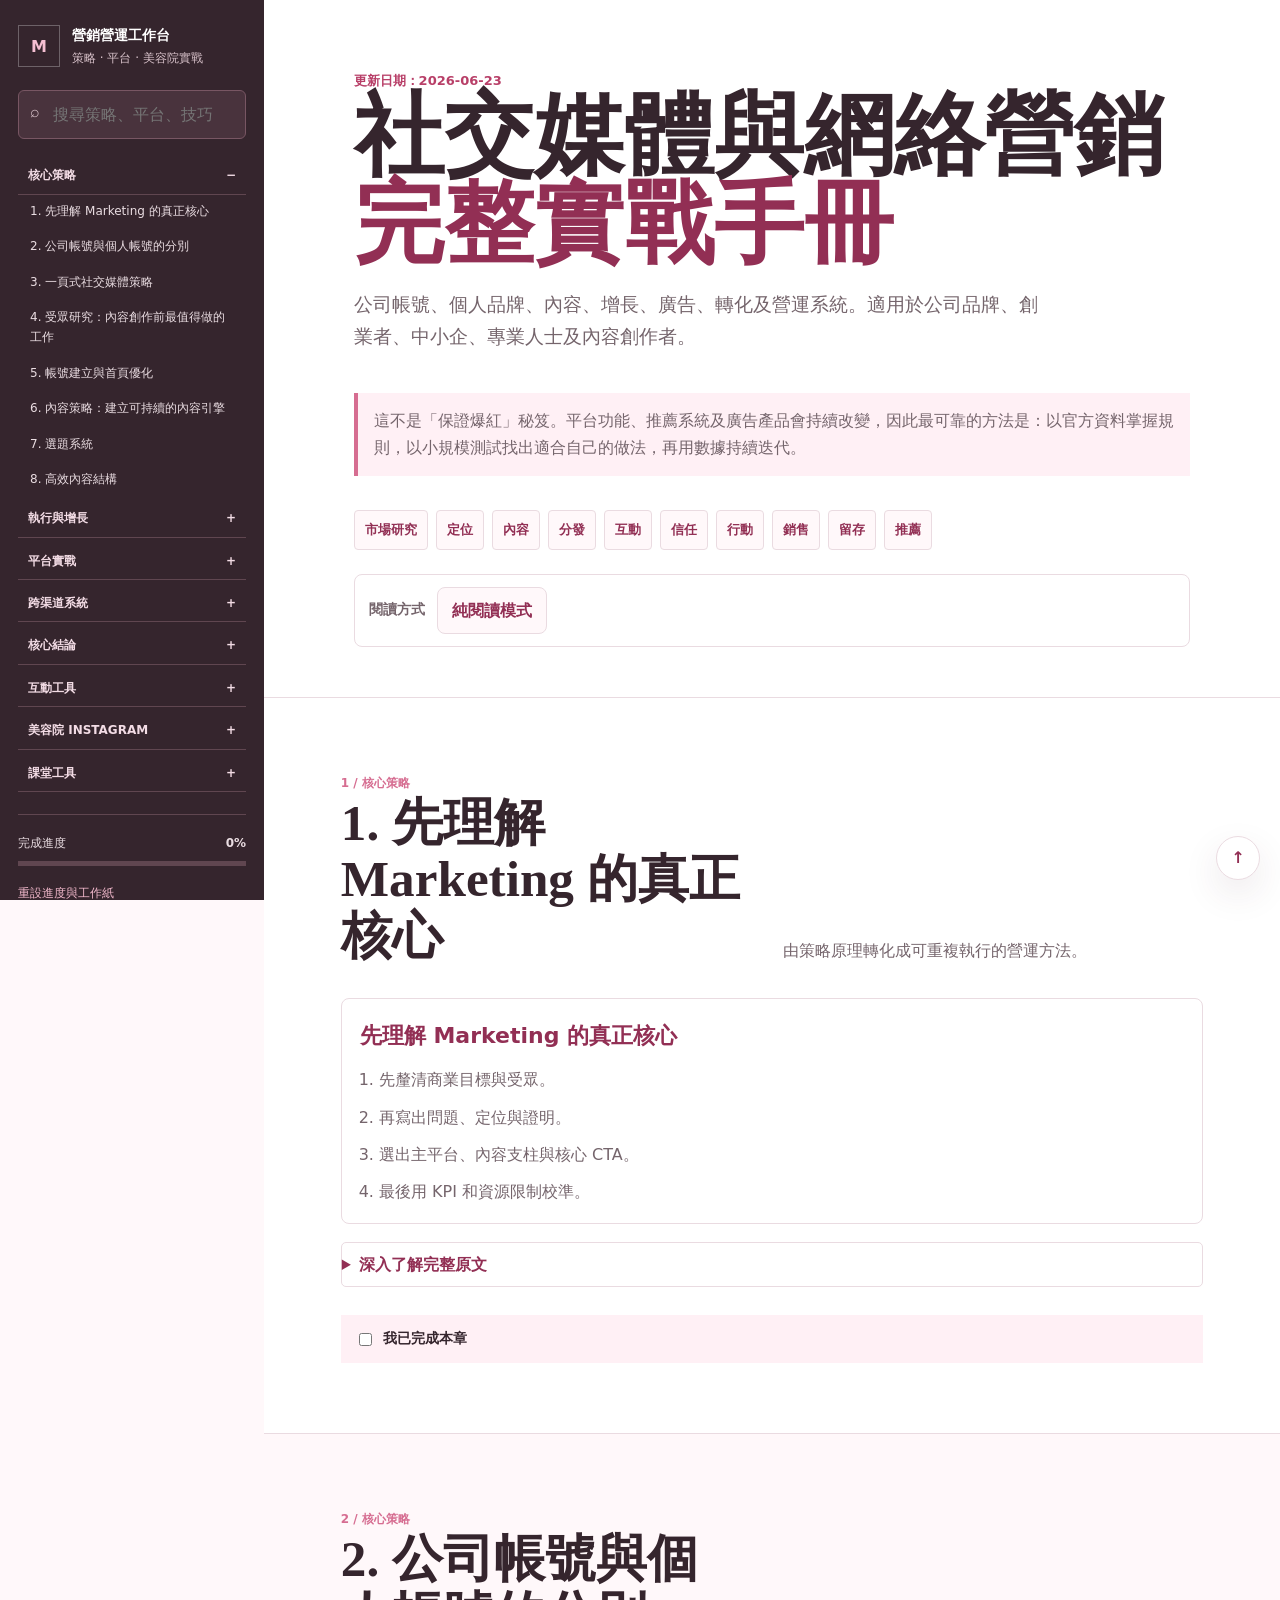
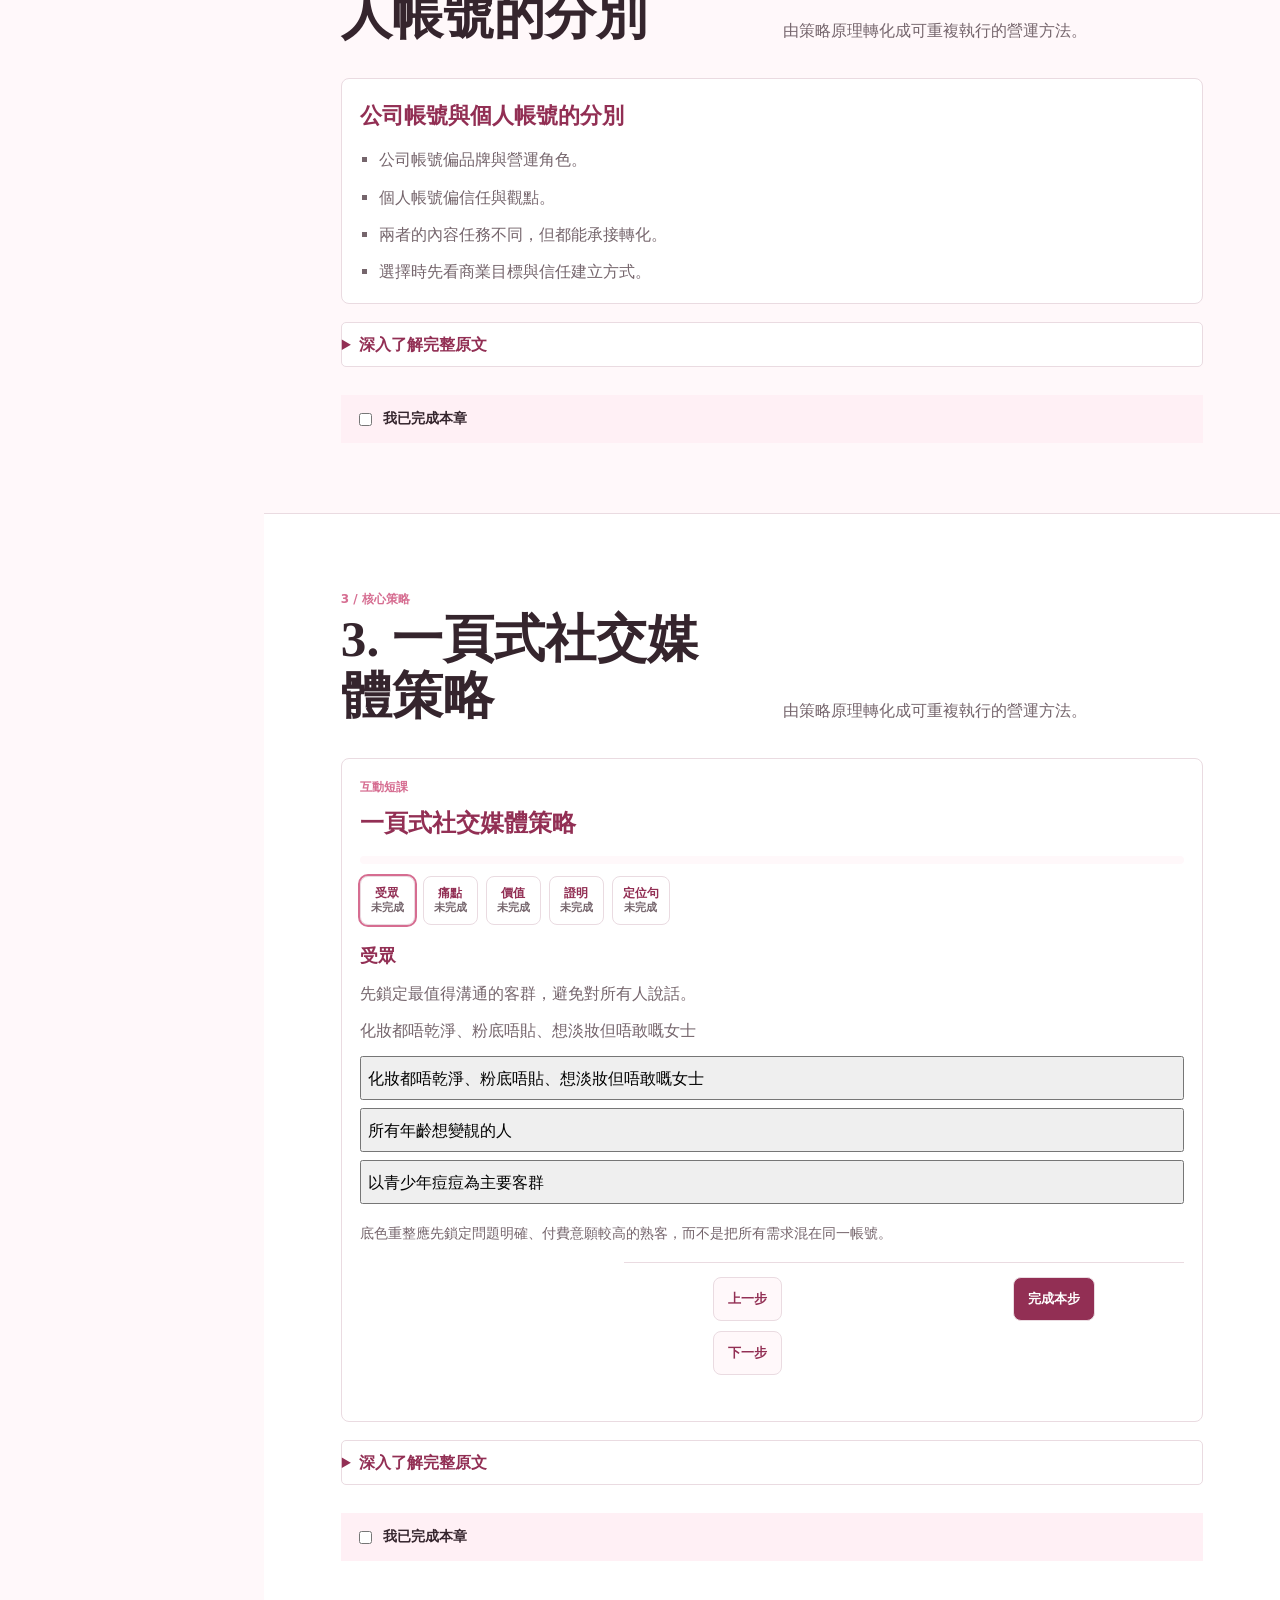
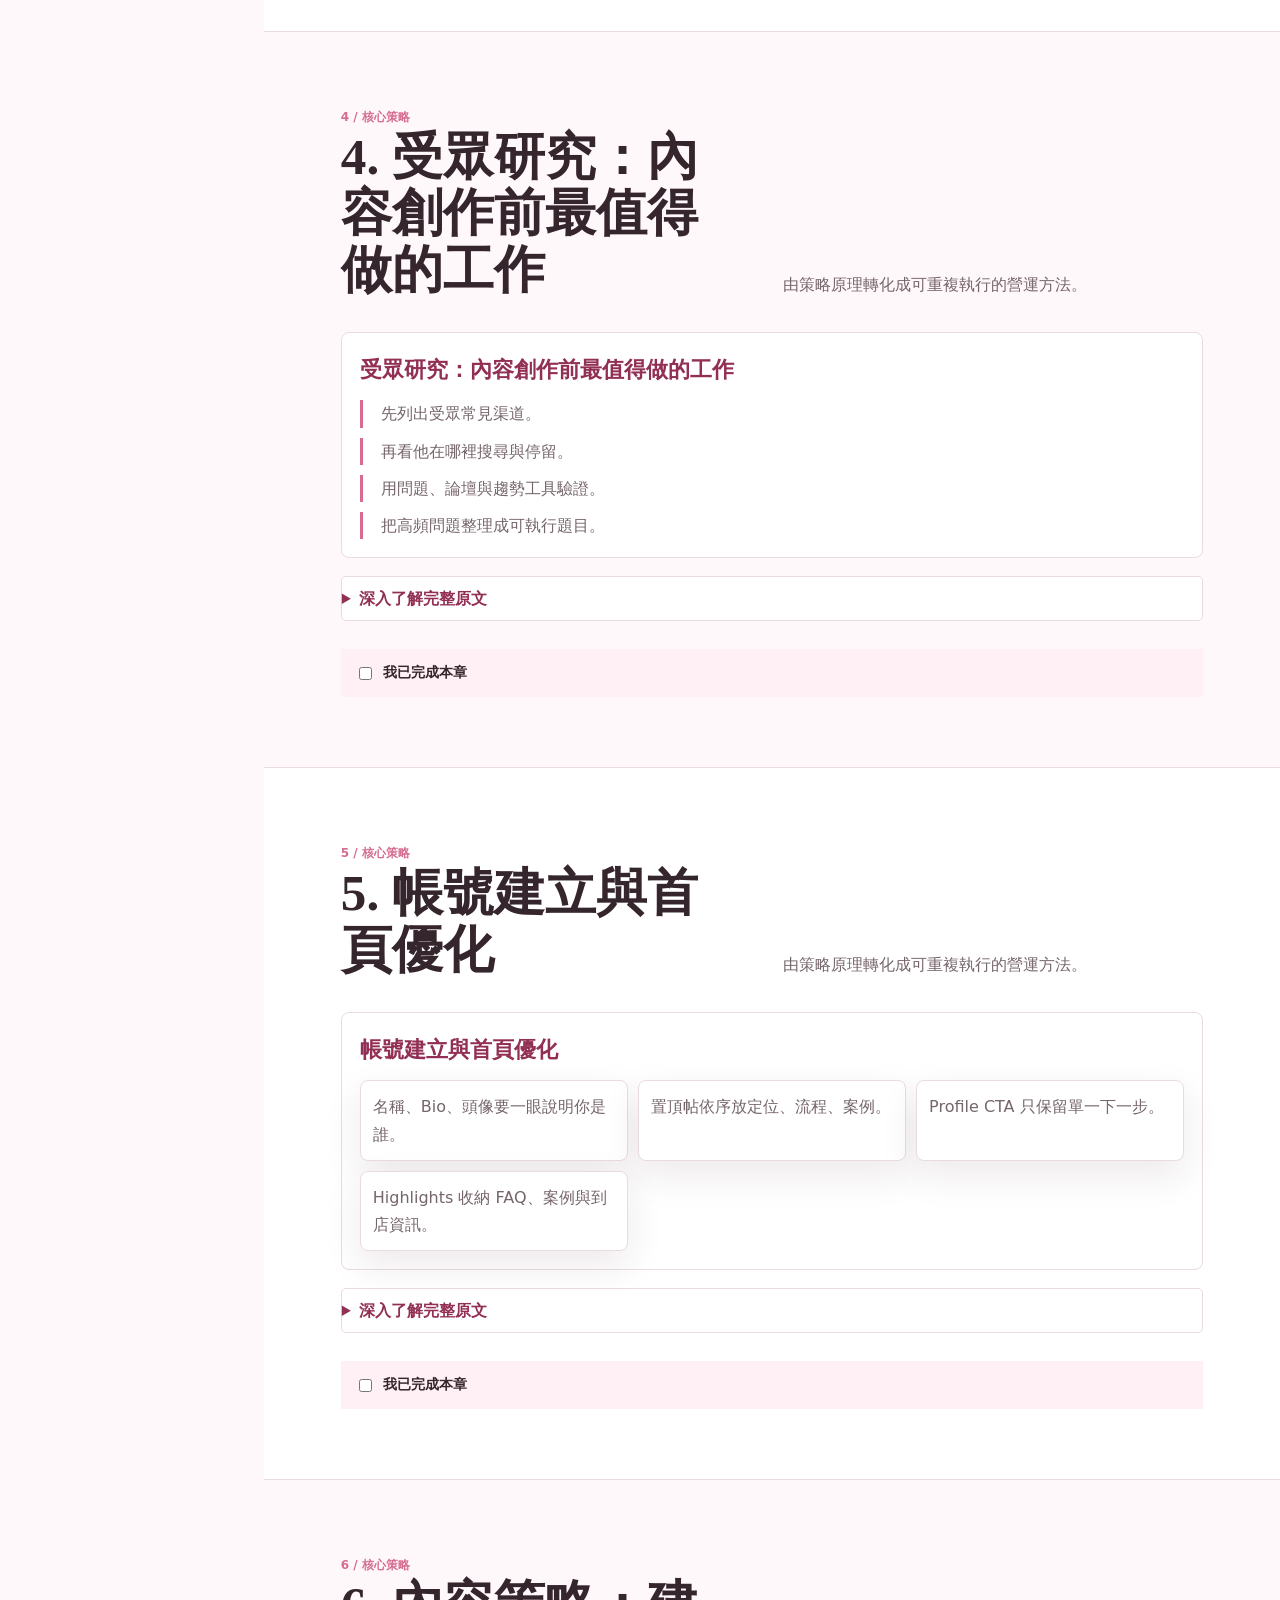
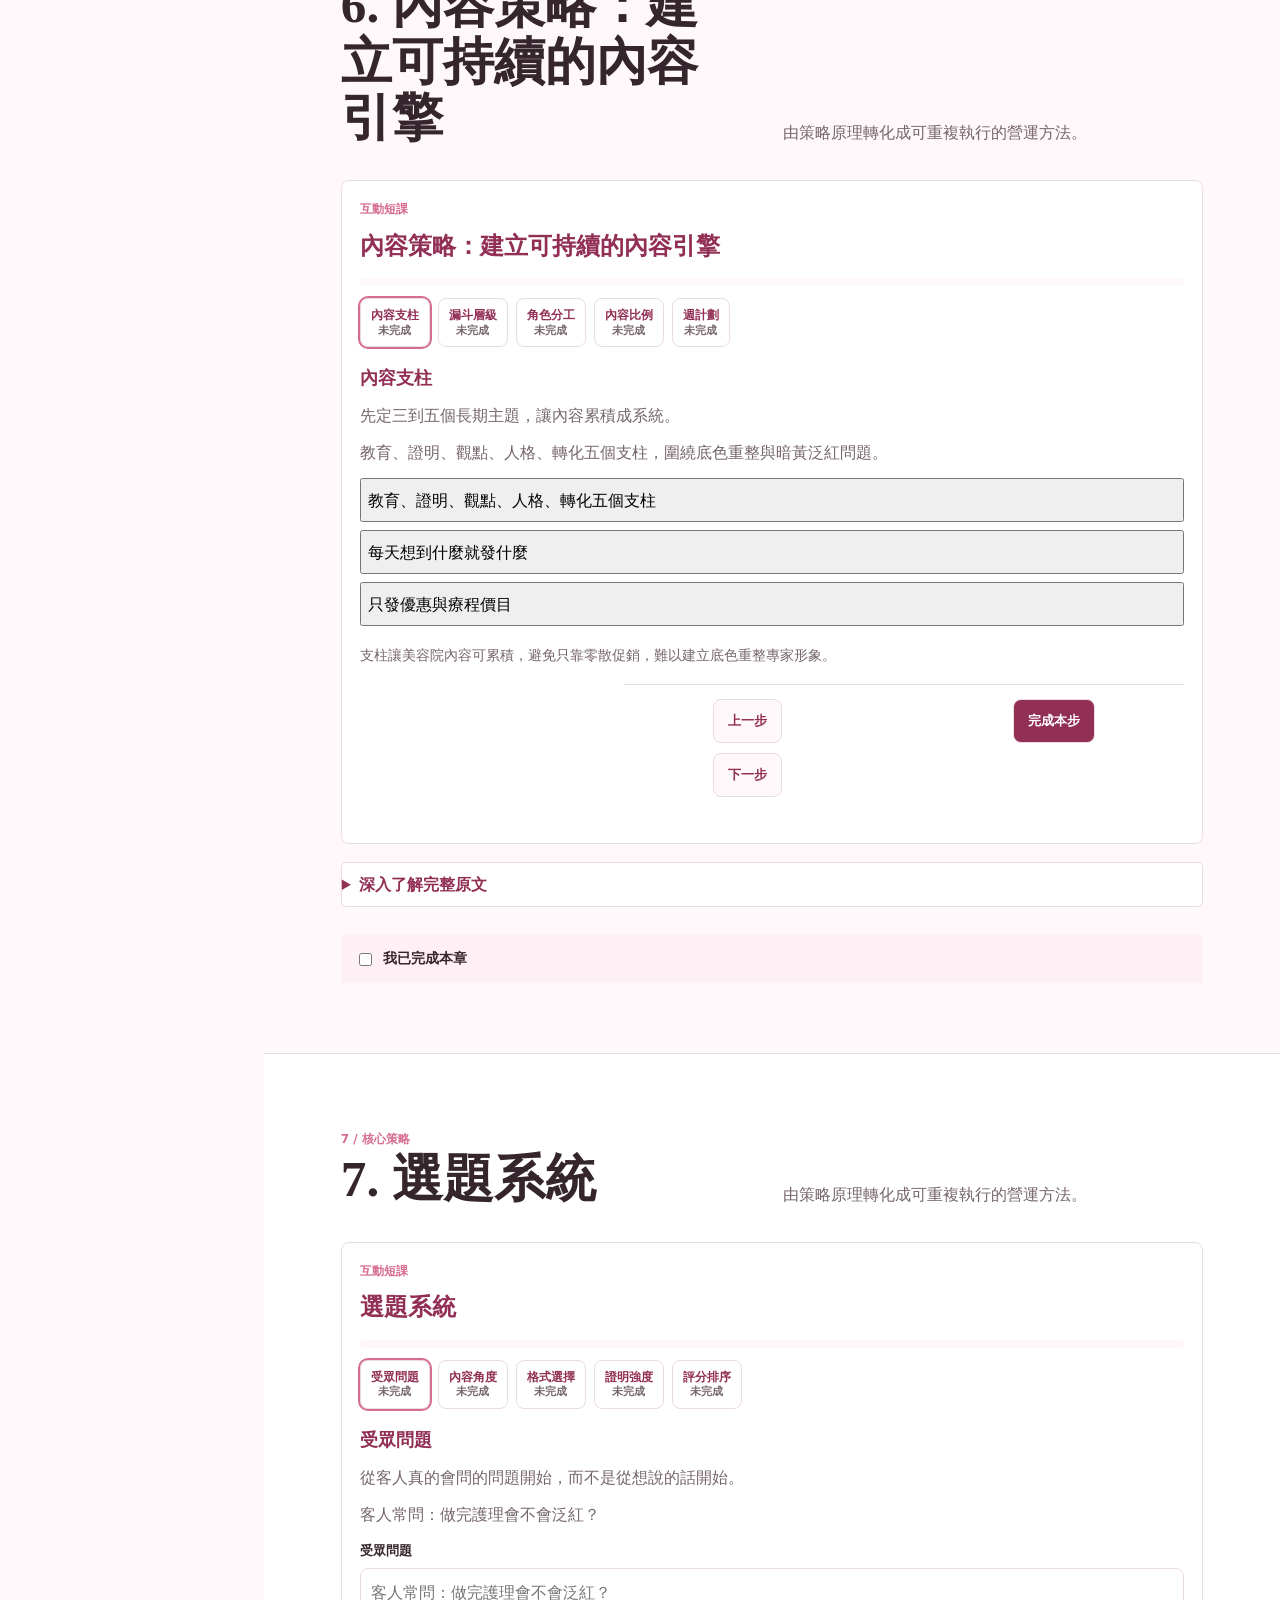
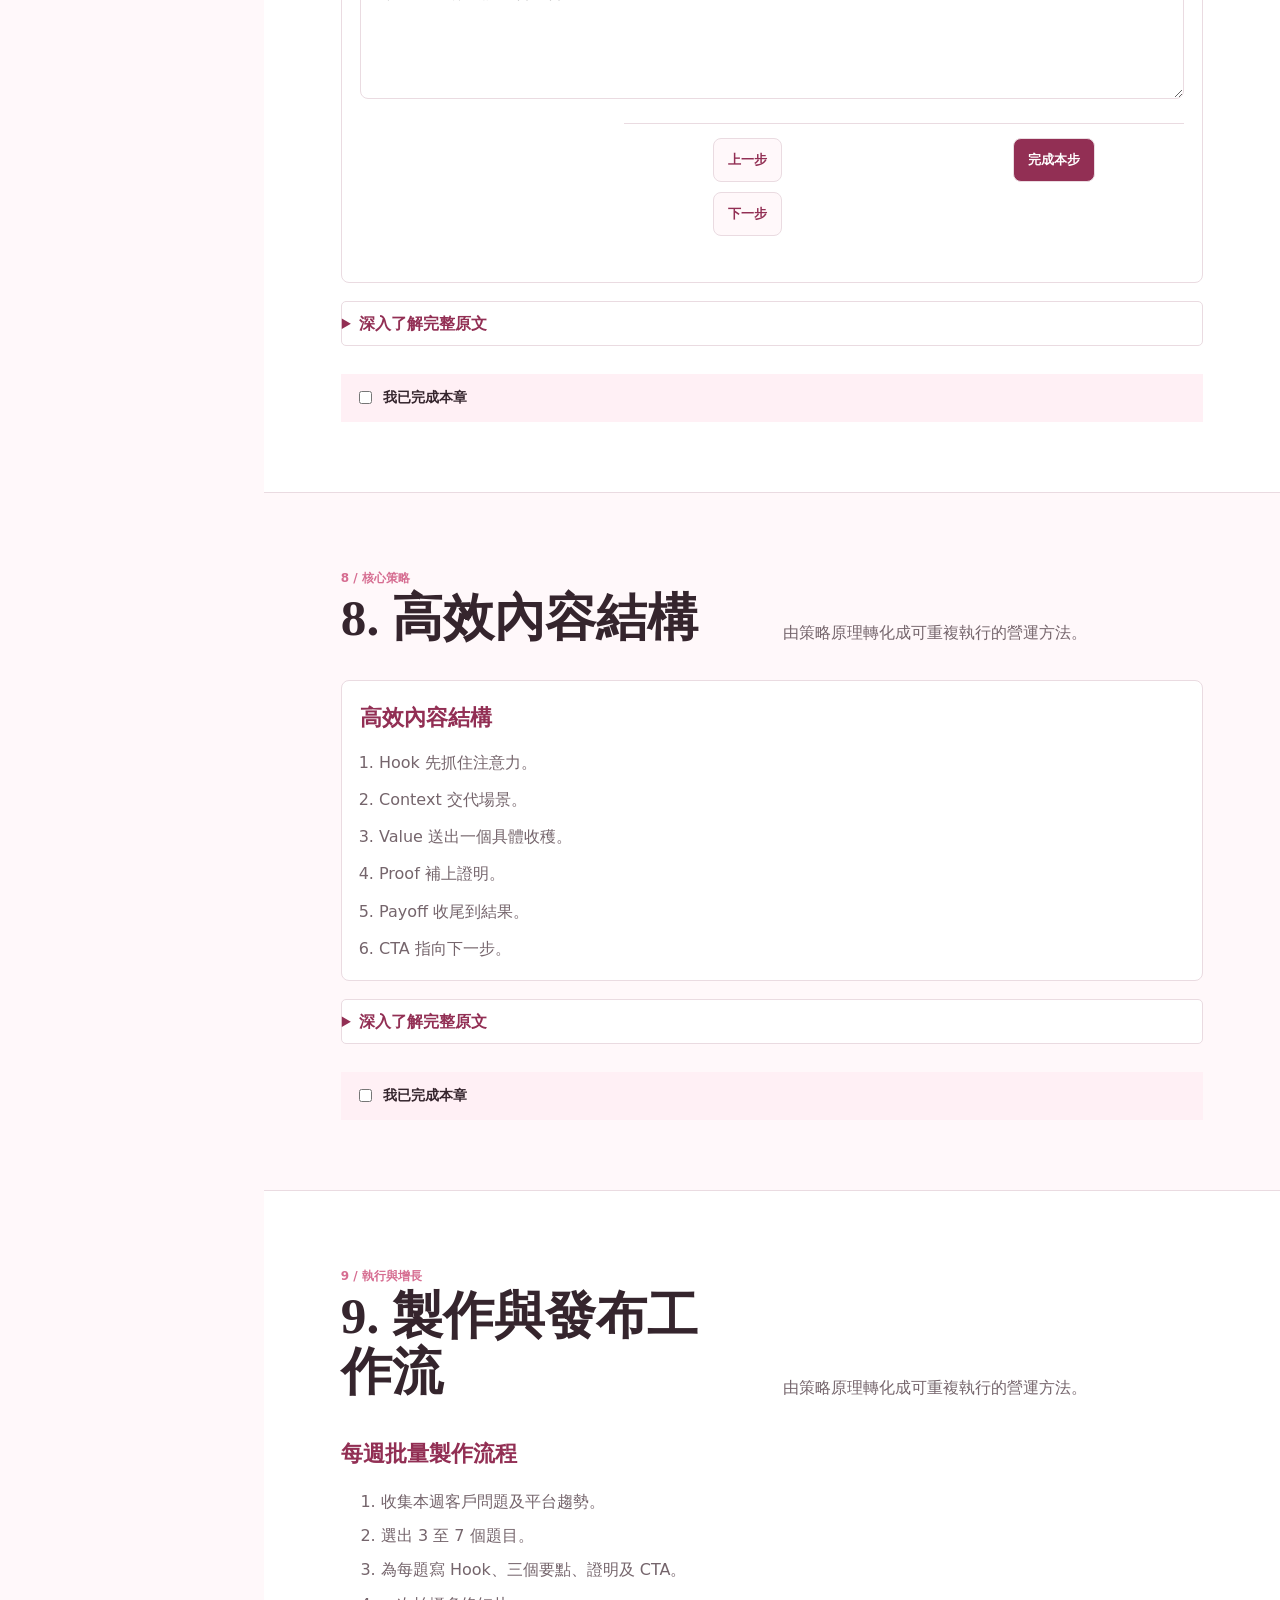
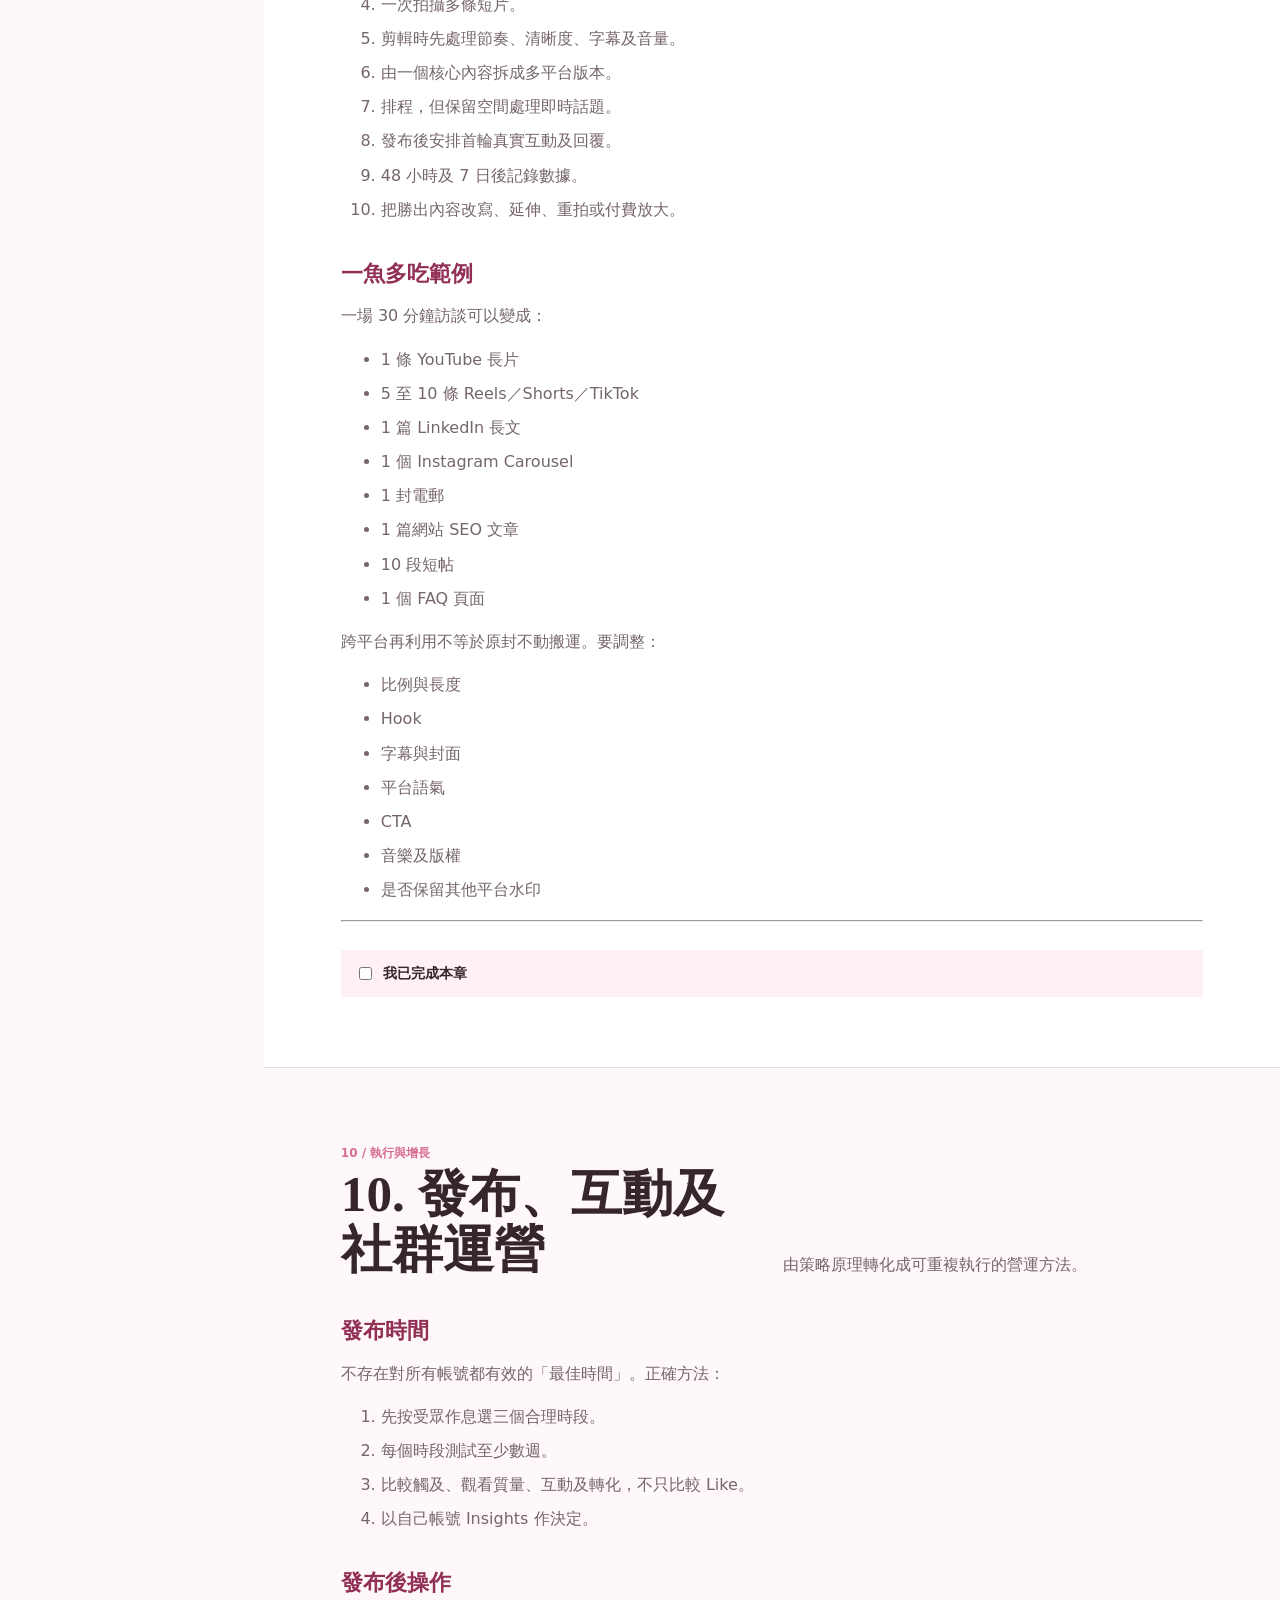
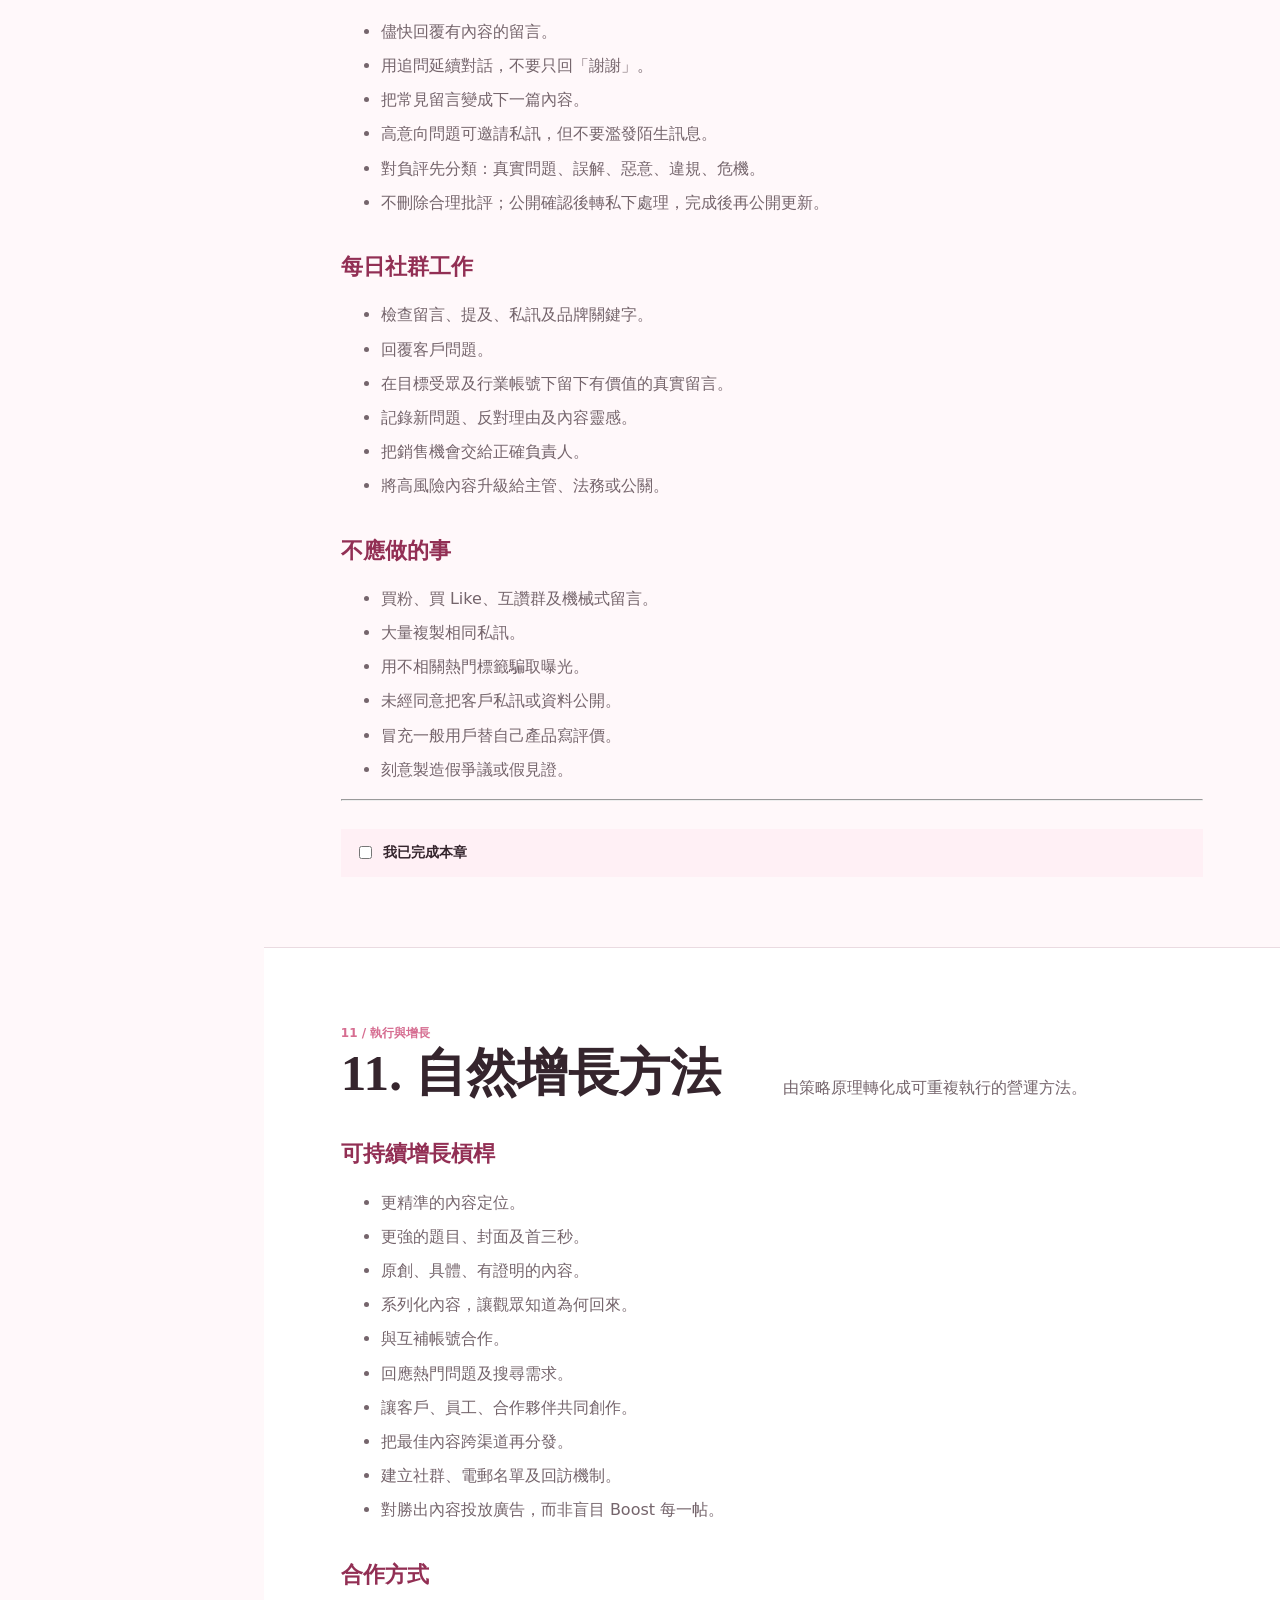
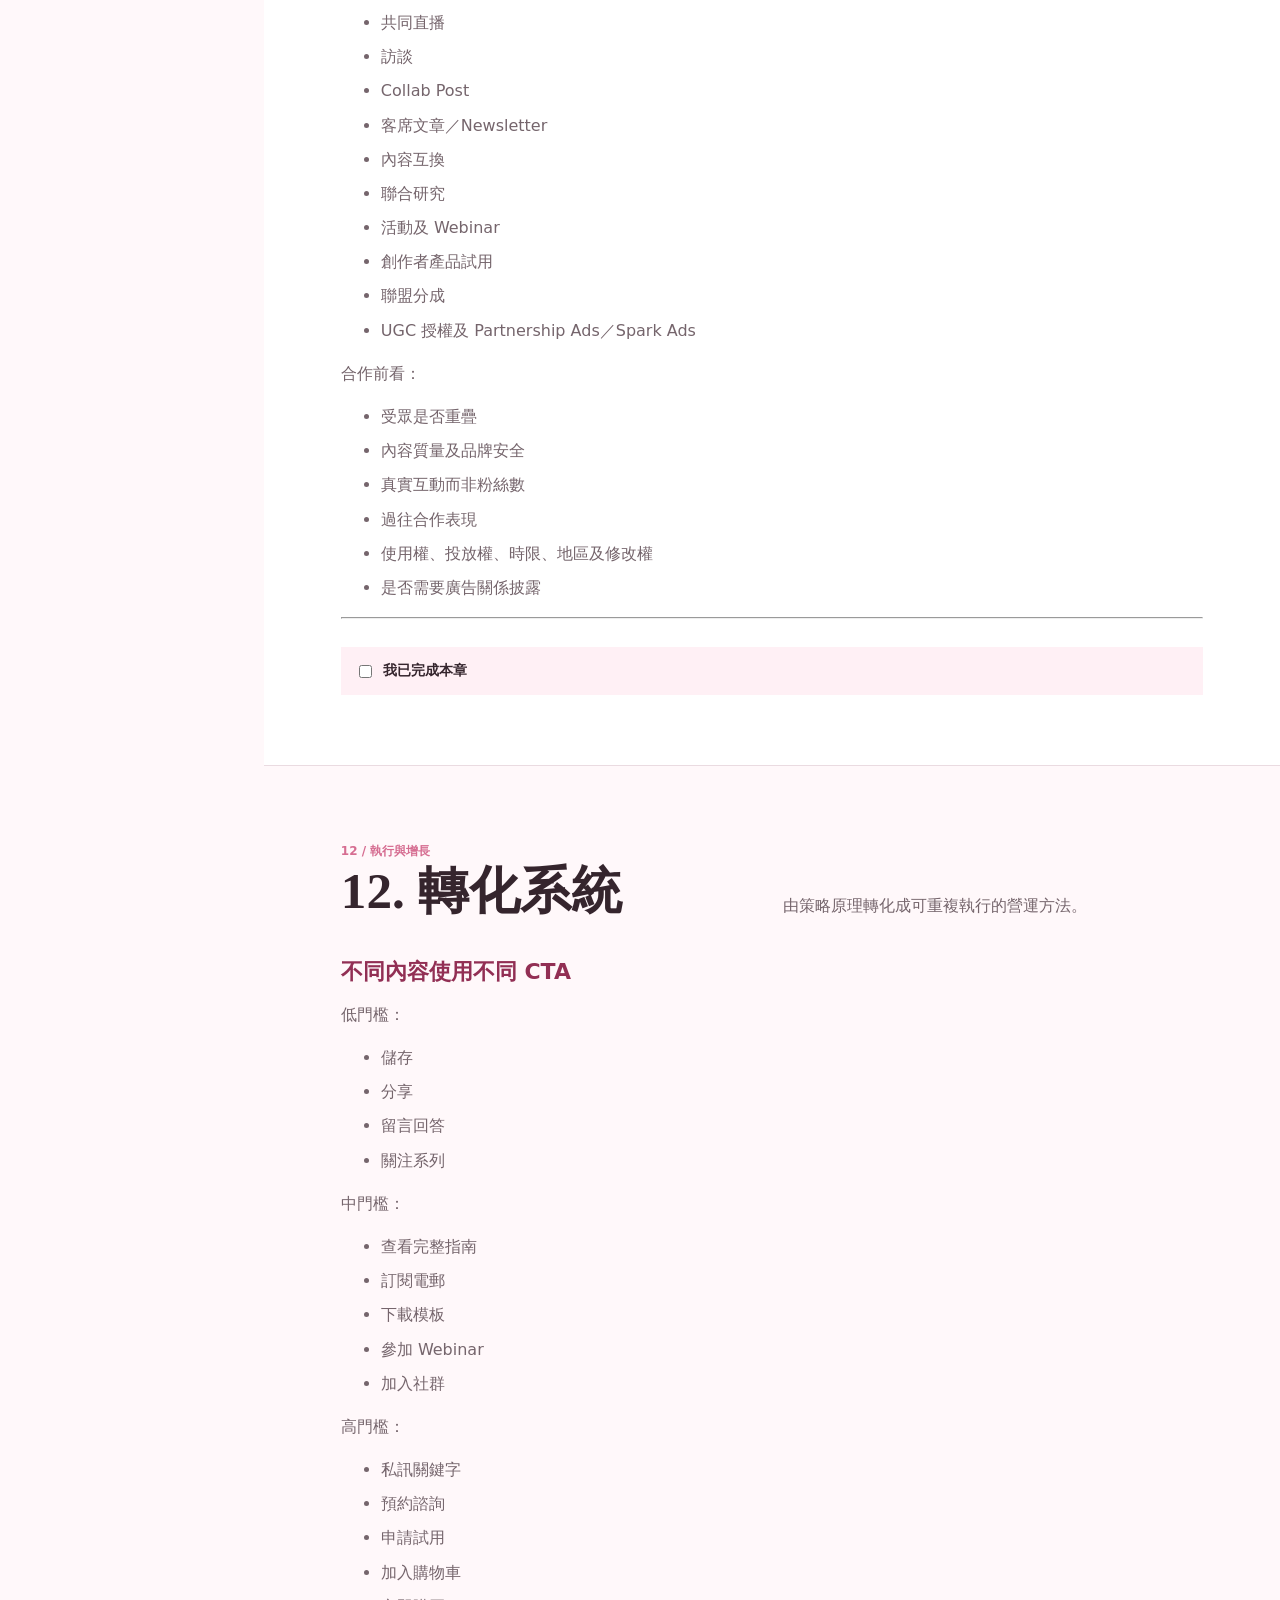
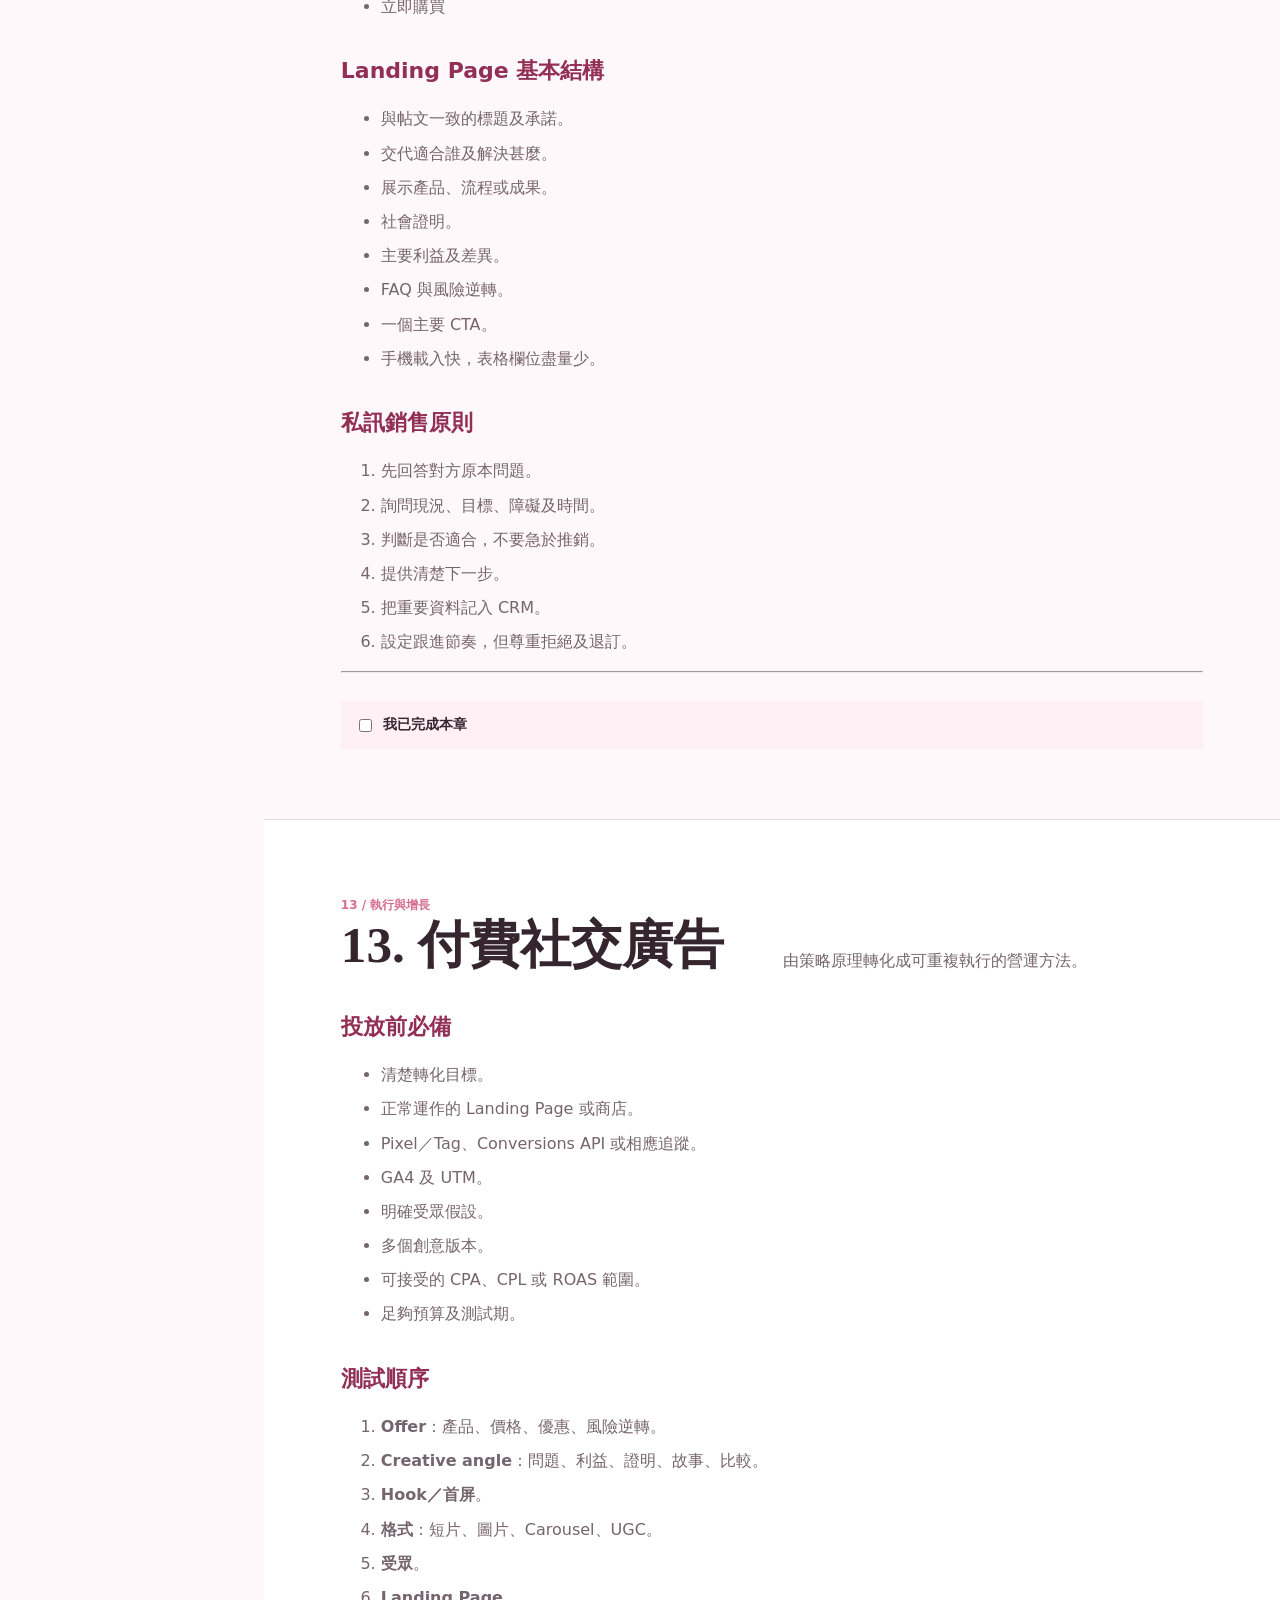
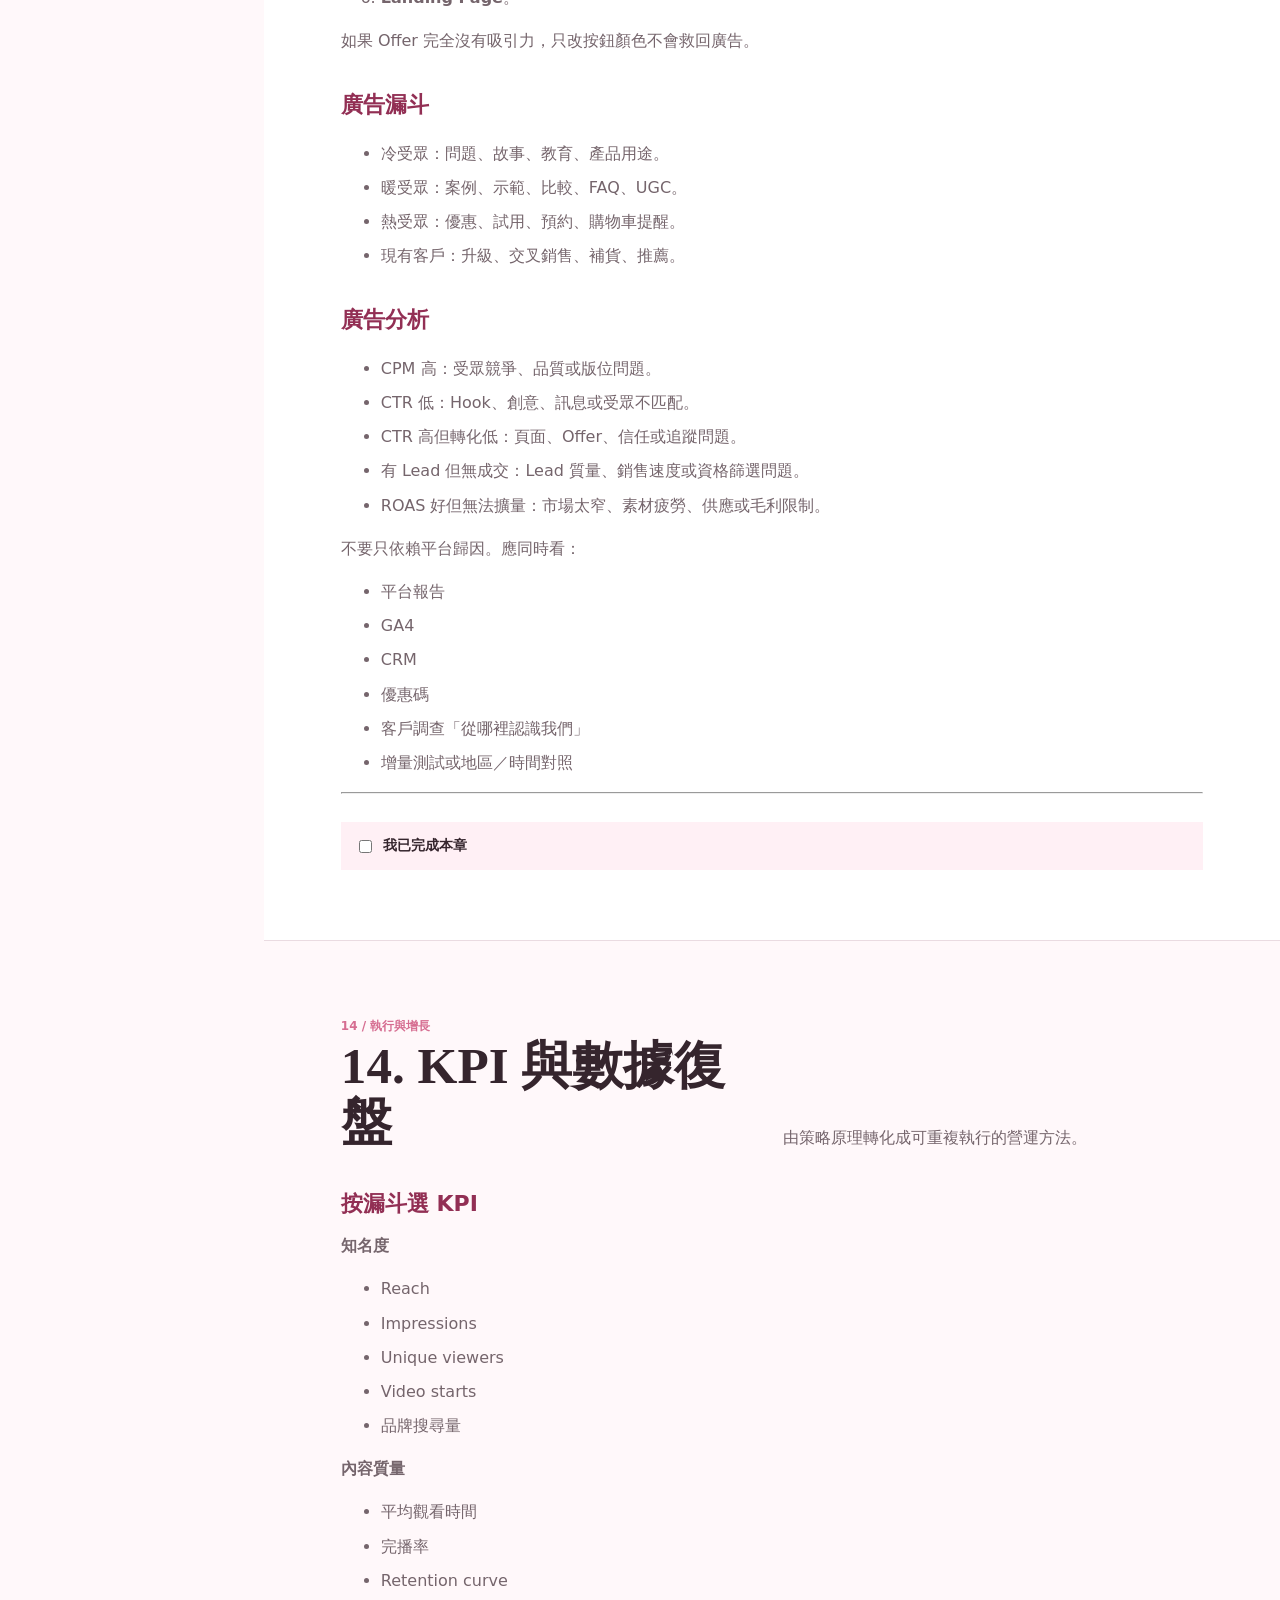
<file: instagram美容院營運實戰手冊.html>
<!doctype html>
<html lang="zh-Hant" data-reading-mode="visual">
<head>
  <meta charset="utf-8">
  <meta name="viewport" content="width=device-width, initial-scale=1">
  <meta name="description" content="公司帳號、個人品牌、內容、增長、廣告、轉化及美容院 Instagram 矩陣營運完整手冊。">
  <title>社交媒體與網絡營銷完整實戰手冊</title>
  <style>
    :root {
      --ink: #35252d;
      --muted: #75656c;
      --paper: #fff8fa;
      --surface: #ffffff;
      --line: #eadbe1;
      --forest: #922f54;
      --signal: #d66d91;
      --coral: #b83f68;
      --yellow: #f0bfd0;
      --shadow: 0 14px 36px rgba(83, 41, 58, .10);
      --sidebar: 264px;
    }

    * { box-sizing: border-box; }
    html { scroll-behavior: smooth; }
    body {
      margin: 0;
      color: var(--ink);
      background: var(--paper);
      font-family: "Microsoft JhengHei", "PingFang TC", system-ui, sans-serif;
      line-height: 1.7;
      letter-spacing: 0;
    }
    button, input, textarea, select { font: inherit; }
    button { cursor: pointer; }
    a { color: inherit; }
    :focus-visible { outline: 3px solid var(--yellow); outline-offset: 3px; }
    .skip-link {
      position: fixed; left: 12px; top: -80px; z-index: 100;
      background: var(--ink); color: white; padding: 10px 14px;
    }
    .skip-link:focus { top: 12px; }

    .mobile-bar {
      display: none; position: sticky; top: 0; z-index: 40;
      align-items: center; justify-content: space-between;
      padding: 10px 16px; background: rgba(255,255,255,.96);
      border-bottom: 1px solid var(--line);
    }
    .icon-button {
      width: 42px; height: 42px; border: 1px solid var(--line);
      background: var(--surface); color: var(--ink); border-radius: 6px;
      display: inline-grid; place-items: center;
    }
    .app-shell { min-height: 100vh; }
    .sidebar {
      position: fixed; inset: 0 auto 0 0; width: var(--sidebar);
      background: var(--ink); color: white; padding: 24px 18px;
      overflow-y: auto; z-index: 35;
    }
    .brand-mark {
      display: grid; grid-template-columns: 42px 1fr; gap: 12px;
      align-items: center; margin-bottom: 22px;
    }
    .brand-glyph {
      width: 42px; height: 42px; border: 1px solid rgba(255,255,255,.28);
      display: grid; place-items: center; color: #f5bfd2; font-weight: 800;
    }
    .brand-mark strong { display: block; font-size: 14px; }
    .brand-mark span { display: block; color: #d8c2ca; font-size: 12px; }
    .search-wrap { position: relative; margin-bottom: 18px; }
    .search-wrap input {
      width: 100%; border: 1px solid #785663; background: #49333d;
      color: white; padding: 10px 12px 10px 34px; border-radius: 6px;
    }
    .search-wrap::before { content: "⌕"; position: absolute; left: 12px; top: 8px; color: #d8c2ca; }
    .nav-group { display: grid; gap: 3px; }
    .nav-link {
      text-decoration: none; padding: 8px 10px; border-left: 2px solid transparent;
      color: #eadde2; font-size: 14px;
    }
    .nav-link:hover, .nav-link.active {
      color: white; background: #49333d; border-left-color: var(--signal);
    }
    .progress-box { margin-top: 22px; padding-top: 18px; border-top: 1px solid #604650; }
    .progress-label { display: flex; justify-content: space-between; color: #eadde2; font-size: 12px; }
    .progress-track { height: 5px; background: #604650; margin: 8px 0 12px; }
    .progress-fill { height: 100%; width: 0; background: var(--signal); transition: width .2s ease; }
    .text-button {
      border: 0; background: transparent; color: #f1b8cb; padding: 0; font-size: 12px;
    }

    main { margin-left: var(--sidebar); }
    .hero {
      min-height: 78vh; display: grid; align-content: center;
      padding: 70px clamp(24px, 7vw, 100px) 50px;
      background: var(--surface); border-bottom: 1px solid var(--line);
    }
    .eyebrow { color: var(--coral); font-weight: 800; font-size: 13px; }
    h1, h2, h3, p { margin-top: 0; }
    h1 {
      max-width: 920px; margin-bottom: 20px;
      font-family: Georgia, "Noto Serif TC", serif;
      font-size: clamp(46px, 7vw, 92px); line-height: .98; font-weight: 600;
      letter-spacing: 0;
    }
    h1 span { color: var(--forest); }
    .hero-copy { max-width: 700px; font-size: 19px; color: var(--muted); }
    .diagnostic-line {
      display: grid; grid-template-columns: repeat(4, 1fr);
      margin-top: 44px; max-width: 880px; position: relative;
    }
    .diagnostic-line::before {
      content: ""; position: absolute; left: 8%; right: 8%; top: 17px;
      height: 2px; background: var(--line);
    }
    .diagnostic-node { position: relative; text-align: center; }
    .diagnostic-node b {
      position: relative; z-index: 1; width: 36px; height: 36px;
      display: inline-grid; place-items: center; border-radius: 50%;
      background: var(--forest); color: white;
    }
    .diagnostic-node strong { display: block; margin-top: 9px; font-size: 13px; }
    .diagnostic-node small { color: var(--muted); }

    .content-section {
      scroll-margin-top: 24px; padding: 70px clamp(24px, 6vw, 88px);
      border-bottom: 1px solid var(--line);
    }
    .content-section:nth-child(even) { background: var(--surface); }
    .section-heading {
      display: grid; grid-template-columns: minmax(0, 1fr) minmax(250px, 420px);
      gap: 36px; align-items: end; margin-bottom: 34px;
    }
    .section-heading h2 {
      margin-bottom: 0; font-family: Georgia, "Noto Serif TC", serif;
      font-size: clamp(32px, 4vw, 56px); line-height: 1.1; font-weight: 600;
    }
    .section-heading p { color: var(--muted); margin-bottom: 0; }
    .section-tag { color: var(--signal); font-size: 12px; font-weight: 800; }
    .notice {
      border-left: 4px solid var(--coral); padding: 16px 18px;
      background: #fff0f5; margin: 22px 0;
    }
    .grid-2, .grid-3 { display: grid; gap: 16px; }
    .grid-2 { grid-template-columns: repeat(2, minmax(0,1fr)); }
    .grid-3 { grid-template-columns: repeat(3, minmax(0,1fr)); }
    .panel {
      background: var(--surface); border: 1px solid var(--line);
      padding: 20px; border-radius: 6px;
    }
    .panel h3 { font-size: 18px; margin-bottom: 8px; }
    .panel p, .panel li { color: var(--muted); }
    .panel ul { padding-left: 20px; margin-bottom: 0; }
    .panel ol { padding-left: 22px; margin-bottom: 0; color: var(--muted); }
    .metric { font-size: 30px; font-weight: 800; color: var(--forest); line-height: 1; }
    .tabs { display: flex; gap: 6px; flex-wrap: wrap; margin-bottom: 20px; }
    .tab-button {
      border: 1px solid var(--line); background: var(--surface);
      padding: 9px 14px; border-radius: 5px; color: var(--muted);
    }
    .tab-button[aria-selected="true"] { color: white; background: var(--forest); border-color: var(--forest); }
    [data-panel][hidden] { display: none; }
    details {
      background: var(--surface); border: 1px solid var(--line);
      border-radius: 5px; margin-bottom: 10px;
    }
    summary { padding: 15px 18px; font-weight: 700; cursor: pointer; }
    .details-body { padding: 0 18px 18px; color: var(--muted); }
    .template-grid { display: grid; grid-template-columns: repeat(2, minmax(0, 1fr)); gap: 12px; }
    .template {
      background: var(--surface); border: 1px solid var(--line); border-radius: 5px;
      padding: 18px; position: relative;
    }
    .template-number { color: var(--coral); font-weight: 800; font-size: 12px; }
    .template h3 { font-size: 17px; margin: 4px 0 8px; }
    .template p { color: var(--muted); font-size: 14px; margin-bottom: 8px; }
    .template strong { color: var(--ink); }
    .copy-button {
      border: 1px solid var(--line); background: white; color: var(--forest);
      border-radius: 4px; padding: 6px 9px; font-size: 12px; font-weight: 700;
    }
    .flow-strip {
      display: grid; grid-template-columns: repeat(5, 1fr); gap: 8px; margin: 18px 0;
    }
    .flow-strip div { padding: 12px; background: #fff0f5; text-align: center; font-size: 13px; font-weight: 700; }
    .data-table { width: 100%; border-collapse: collapse; background: white; font-size: 14px; }
    .data-table th, .data-table td { padding: 13px; border: 1px solid var(--line); text-align: left; vertical-align: top; }
    .data-table th { background: var(--ink); color: white; }
    .day-plan { border-left: 3px solid var(--signal); padding-left: 14px; margin: 16px 0; }
    .worksheet {
      background: white; border: 1px solid var(--line); padding: 28px;
      box-shadow: var(--shadow); margin-bottom: 24px;
    }
    .worksheet h3 { font-family: Georgia, "Noto Serif TC", serif; font-size: 28px; }
    .field-grid { display: grid; grid-template-columns: repeat(2, minmax(0,1fr)); gap: 14px; }
    label { display: grid; gap: 6px; font-size: 13px; font-weight: 700; }
    input, textarea, select {
      width: 100%; border: 1px solid #bcc8c2; background: white;
      padding: 10px; border-radius: 4px; color: var(--ink);
    }
    textarea { min-height: 78px; resize: vertical; }
    .primary-button, .secondary-button {
      border-radius: 5px; padding: 11px 16px; font-weight: 700;
    }
    .primary-button { border: 1px solid var(--forest); background: var(--forest); color: white; }
    .secondary-button { border: 1px solid var(--line); background: white; color: var(--ink); }
    .worksheet-actions { display: flex; gap: 10px; margin-bottom: 20px; flex-wrap: wrap; }
    .completion-check {
      display: flex; align-items: center; gap: 8px; margin-top: 28px;
      padding: 12px 14px; background: #fff0f5; font-size: 14px;
    }
    .completion-check input { width: auto; }
    .search-hidden { display: none !important; }
    .toast {
      position: fixed; right: 20px; bottom: 20px; z-index: 80;
      background: var(--ink); color: white; padding: 11px 15px; border-radius: 5px;
      box-shadow: var(--shadow); opacity: 0; transform: translateY(10px);
      pointer-events: none; transition: opacity .18s ease, transform .18s ease;
    }
    .toast.show { opacity: 1; transform: translateY(0); }
    footer { margin-left: var(--sidebar); padding: 28px 7vw; color: var(--muted); font-size: 13px; }

    @media (max-width: 900px) {
      .mobile-bar { display: flex; }
      .sidebar { transform: translateX(-100%); transition: transform .2s ease; top: 63px; }
      .sidebar.open { transform: translateX(0); }
      main, footer { margin-left: 0; }
      .section-heading { grid-template-columns: 1fr; }
      .grid-3 { grid-template-columns: 1fr 1fr; }
    }
    @media (max-width: 620px) {
      .hero { min-height: auto; padding-top: 58px; }
      h1 { font-size: 46px; }
      .diagnostic-line { grid-template-columns: 1fr 1fr; gap: 22px; }
      .diagnostic-line::before { display: none; }
      .grid-2, .grid-3, .field-grid { grid-template-columns: 1fr; }
      .template-grid { grid-template-columns: 1fr; }
      .flow-strip { grid-template-columns: 1fr; }
      .data-table { min-width: 700px; }
      .table-scroll { overflow-x: auto; }
      .content-section { padding: 50px 18px; }
      .worksheet { padding: 18px; }
    }
    @media (prefers-reduced-motion: reduce) {
      *, *::before, *::after { scroll-behavior: auto !important; transition: none !important; }
    }
    @media print {
      body { background: white; }
      .mobile-bar, .sidebar, .hero, .content-section:not(#worksheet), footer, .worksheet-actions { display: none !important; }
      main { margin: 0; }
      #worksheet { display: block; padding: 0; border: 0; }
      #worksheet .section-heading, #worksheet > .notice { display: none; }
      .worksheet { box-shadow: none; page-break-after: always; min-height: 92vh; }
    }

    /* COMPLETE-HANDBOOK-STYLE */
    html, body { max-width: 100%; overflow-x: clip; }
    .hero { min-height: 66vh; background: #fff; }
    .hero h1 { max-width: 1040px; }
    .hero h1 span { color: var(--forest); }
    .hero-note {
      max-width: 860px; margin: 22px 0 0; padding: 14px 16px;
      border-left: 4px solid var(--signal); background: #fff0f5; color: var(--muted);
    }
    .marketing-chain {
      display: flex; flex-wrap: wrap; gap: 8px; max-width: 980px; margin-top: 34px;
    }
    .marketing-chain span {
      border: 1px solid var(--line); background: var(--paper); padding: 8px 10px;
      border-radius: 4px; color: var(--forest); font-size: 13px; font-weight: 700;
    }
    .nav-section { border: 0; background: transparent; margin: 0 0 5px; }
    .nav-section summary {
      padding: 8px 10px; color: #f3dce5; font-size: 12px; text-transform: uppercase;
      list-style: none; border-bottom: 1px solid #604650;
    }
    .nav-section summary::-webkit-details-marker { display: none; }
    .nav-section summary::after { content: "+"; float: right; }
    .nav-section[open] summary::after { content: "−"; }
    .nav-section .nav-link { font-size: 12px; padding-top: 6px; padding-bottom: 6px; }
    .markdown-body { max-width: 980px; }
    .markdown-body h3 { margin: 32px 0 10px; font-size: 22px; color: var(--forest); }
    .markdown-body h4 { margin: 24px 0 8px; font-size: 17px; }
    .markdown-body p, .markdown-body li { color: var(--muted); }
    .markdown-body li + li { margin-top: 7px; }
    .markdown-body blockquote {
      margin: 22px 0; padding: 16px 18px; border-left: 4px solid var(--signal);
      background: #fff0f5; color: var(--muted);
    }
    .markdown-body pre {
      overflow-x: auto; padding: 18px; background: var(--ink); color: #fff;
      border-radius: 5px; line-height: 1.55;
    }
    .markdown-body code { font-family: Consolas, monospace; }
    .markdown-body a { color: var(--forest); text-decoration-thickness: 1px; }
    .table-scroll { max-width: 100%; overflow-x: auto; }
    .platform-filter {
      display: flex; gap: 8px; flex-wrap: wrap; padding: 22px clamp(24px, 6vw, 88px);
      background: #fff; border-bottom: 1px solid var(--line);
    }
    .platform-filter button {
      border: 1px solid var(--line); background: #fff; color: var(--forest);
      border-radius: 5px; padding: 9px 13px; font-weight: 700;
    }
    .platform-filter button[aria-pressed="true"] { background: var(--forest); color: #fff; }
    .beauty-divider {
      padding: 62px clamp(24px, 7vw, 100px); background: #4b2e3a; color: #fff;
      border-bottom: 1px solid var(--line);
    }
    .beauty-divider h2 {
      max-width: 850px; margin: 0 0 12px; font-family: Georgia, "Noto Serif TC", serif;
      font-size: clamp(36px, 5vw, 66px); line-height: 1.05;
    }
    .beauty-divider p { max-width: 720px; margin: 0; color: #ecdce2; }
    .back-to-top {
      position: fixed; right: 20px; bottom: 20px; z-index: 70; width: 44px; height: 44px;
      border: 1px solid var(--line); border-radius: 50%; background: #fff; color: var(--forest);
      box-shadow: var(--shadow); font-weight: 800;
    }
    .platform-section[hidden] { display: none; }
    @media (max-width: 620px) {
      .hero h1 { font-size: 43px; }
      .marketing-chain { display: grid; grid-template-columns: 1fr 1fr; }
      .beauty-divider { padding: 50px 18px; }
    }
    @media print {
      .platform-filter, .back-to-top, .beauty-divider { display: none !important; }
    }

    /* INTERACTIVE-TOOLS-STYLE */
    .tool-section { background: #fff; }
    .tool-workspace { border: 1px solid var(--line); background: #fffafb; padding: 20px; border-radius: 6px; }
    .tool-split { display: grid; grid-template-columns: minmax(280px,.8fr) minmax(0,1.4fr); gap: 22px; align-items: start; }
    .compact-form { display: grid; grid-template-columns: repeat(2,minmax(0,1fr)); gap: 13px; }
    .compact-form .span-2 { grid-column: span 2; }
    .quiz-question { border: 0; border-bottom: 1px solid var(--line); padding: 15px 0; margin: 0; }
    .quiz-question legend { font-weight: 700; margin-bottom: 8px; }
    .quiz-question label { display: inline-flex; align-items: center; gap: 6px; margin: 3px 20px 3px 0; font-weight: 400; }
    .quiz-question input { width: auto; }
    .tool-actions, .calendar-toolbar, .result-toolbar { display: flex; align-items: center; gap: 10px; flex-wrap: wrap; margin: 16px 0; }
    .tool-result { border: 1px solid var(--line); background: #fff; padding: 18px; min-height: 120px; border-radius: 6px; }
    .empty-state { display: grid; place-items: center; text-align: center; color: var(--muted); }
    .segmented { display: inline-flex; border: 1px solid var(--line); padding: 3px; border-radius: 6px; margin-bottom: 16px; background: #fff; }
    .segmented button, .topic-count button { border: 0; background: transparent; color: var(--muted); padding: 8px 12px; border-radius: 4px; }
    .segmented button[aria-pressed="true"], .topic-count button[aria-pressed="true"] { background: var(--forest); color: #fff; }
    .topic-count { grid-column: span 2; display: flex; align-items: center; gap: 5px; }
    .topic-count span { margin-right: 6px; font-weight: 700; }
    .topic-card { border-bottom: 1px solid var(--line); padding: 16px 0; }
    .topic-card:last-child { border-bottom: 0; }
    .topic-card-title { font-weight: 700; font-size: 16px; }
    .topic-meta { color: var(--muted); font-size: 12px; margin: 5px 0 10px; }
    .topic-actions { display: flex; gap: 7px; flex-wrap: wrap; }
    .mini-button { border: 1px solid var(--line); background: #fff; color: var(--forest); padding: 6px 9px; border-radius: 4px; font-size: 12px; }
    .score-grid { display: grid; grid-template-columns: repeat(6,minmax(70px,1fr)); gap: 6px; margin: 10px 0; }
    .score-grid label { font-size: 11px; font-weight: 400; }
    .score-grid select { padding: 5px; }
    .diagnostic-score { font-size: 40px; color: var(--forest); font-weight: 800; }
    .script-field { margin-bottom: 12px; }
    .script-field textarea { min-height: 72px; }
    .calendar-board { display: grid; grid-template-columns: repeat(7,minmax(180px,1fr)); gap: 10px; overflow-x: auto; padding-bottom: 8px; }
    .calendar-day { border-top: 3px solid var(--signal); background: #fff; min-height: 220px; padding: 12px; }
    .calendar-day h3 { font-size: 15px; }
    .calendar-entry { border: 1px solid var(--line); background: #fff8fa; padding: 9px; margin-bottom: 8px; font-size: 12px; }
    .calendar-entry strong { display: block; margin-bottom: 5px; }
    .calendar-entry select { padding: 5px; font-size: 11px; margin-top: 5px; }
    .text-danger { border: 0; background: transparent; color: #a72f4f; text-decoration: underline; }
    .kpi-results { display: grid; grid-template-columns: repeat(2,minmax(0,1fr)); gap: 10px; }
    .kpi-result { border: 1px solid var(--line); padding: 14px; background: #fff; }
    .kpi-result output { display: block; font-size: 24px; color: var(--forest); font-weight: 800; }
    .chapter-tool-link { display: inline-flex; margin-top: 18px; text-decoration: none; }
    @media (max-width: 900px) {
      .tool-split { grid-template-columns: 1fr; }
      .score-grid { grid-template-columns: repeat(3,1fr); }
    }
    @media (max-width: 620px) {
      .compact-form { grid-template-columns: 1fr; }
      .compact-form .span-2, .topic-count { grid-column: auto; }
      .quiz-question label { display: flex; margin-right: 0; }
      .score-grid, .kpi-results { grid-template-columns: repeat(2,1fr); }
    }

    .reading-mode-control {
      display: flex; align-items: center; gap: 12px; flex-wrap: wrap;
      margin-top: 24px; padding: 12px 14px; border: 1px solid var(--line);
      border-radius: 8px; background: #fff;
    }
    .resume-learning { margin-top: 14px; }
    .reading-mode-control span { color: var(--muted); font-size: 14px; font-weight: 700; }
    #reading-mode-toggle {
      border: 1px solid var(--line); background: var(--paper); color: var(--forest);
      border-radius: 8px; padding: 9px 14px; font-weight: 700; cursor: pointer;
    }
    #reading-mode-toggle:focus-visible { outline: 2px solid var(--signal); outline-offset: 2px; }
    #reading-mode-toggle[aria-pressed="true"] { background: var(--forest); color: #fff; }
    .visual-summary {
      max-width: 980px; margin: 0 0 18px; padding: 18px; border: 1px solid var(--line);
      border-radius: 8px; background: #fff;
    }
    .visual-summary-title { margin: 0 0 12px; font-size: 22px; color: var(--forest); }
    .visual-summary-items {
      margin: 0; padding-left: 1.2rem; display: grid; gap: 10px; color: var(--muted);
    }
    .visual-summary-flow .visual-summary-items { list-style: decimal; }
    .visual-summary-comparison .visual-summary-items { list-style: square; }
    .visual-summary-timeline .visual-summary-items { list-style: none; padding-left: 0; }
    .visual-summary-timeline .visual-summary-item {
      position: relative; padding-left: 18px; border-left: 3px solid var(--signal);
    }
    .visual-summary-decision .visual-summary-items { list-style: disc; }
    .visual-summary-roles .visual-summary-items {
      display: grid; grid-template-columns: repeat(auto-fit, minmax(180px, 1fr)); gap: 10px;
      list-style: none; padding-left: 0;
    }
    .visual-summary-roles .visual-summary-item {
      border: 1px solid var(--line); border-radius: 8px; padding: 10px 12px; background: var(--paper);
    }
    .visual-summary-metrics .visual-summary-items {
      display: grid; grid-template-columns: repeat(auto-fit, minmax(140px, 1fr)); gap: 10px;
      list-style: none; padding-left: 0;
    }
    .visual-summary-metrics .visual-summary-item {
      border-radius: 8px; padding: 10px 12px; background: #fff0f5; font-weight: 700;
    }
    .visual-summary-cards .visual-summary-items {
      display: grid; grid-template-columns: repeat(auto-fit, minmax(200px, 1fr)); gap: 10px;
      list-style: none; padding-left: 0;
    }
    .visual-summary-cards .visual-summary-item {
      border: 1px solid var(--line); border-radius: 8px; padding: 12px; background: #fff;
      box-shadow: var(--shadow);
    }
    .deep-reading { max-width: 980px; margin-top: 12px; }
    .deep-reading > summary {
      cursor: pointer; color: var(--forest); font-weight: 700; padding: 8px 0;
    }
    .deep-reading > summary:focus-visible { outline: 2px solid var(--signal); outline-offset: 2px; }
    html[data-reading-mode="reading"] .visual-summary,
    html[data-reading-mode="reading"] .learning-path-shell { display: none; }
    html[data-reading-mode="reading"] .deep-reading { display: block; }
    html[data-reading-mode="reading"] .deep-reading > summary { display: none; }
    @media (prefers-reduced-motion: reduce) {
      .learning-step, .learning-progress-fill { transition: none !important; }
    }
    .learning-path-shell {
      max-width: 980px; margin: 0 0 18px; padding: 18px; border: 1px solid var(--line);
      border-radius: 8px; background: #fff;
    }
    .learning-kicker { margin: 0 0 6px; color: var(--signal); font-size: 12px; font-weight: 800; text-transform: uppercase; }
    .learning-path-header h3 { margin: 0 0 12px; color: var(--forest); font-size: 24px; }
    .learning-progress { height: 8px; border-radius: 8px; background: var(--paper); overflow: hidden; margin-bottom: 12px; }
    .learning-progress-fill { height: 100%; background: var(--signal); transition: width .2s ease; }
    .learning-route { display: flex; flex-wrap: wrap; gap: 8px; margin-bottom: 16px; max-width: 100%; }
    .learning-route-step {
      border: 1px solid var(--line); background: #fff; color: var(--forest); border-radius: 8px;
      padding: 8px 10px; font-size: 12px; font-weight: 700; cursor: pointer;
      min-height: 44px; line-height: 1.35; white-space: normal; word-break: break-word;
    }
    .learning-route-step[data-complete="true"] { border-color: var(--signal); background: #fff0f5; }
    .learning-route-step[aria-current="step"] { outline: 2px solid var(--signal); }
    .learning-route-status { display: block; font-size: 11px; color: var(--muted); font-weight: 600; }
    .learning-stage { margin-bottom: 16px; }
    .learning-step-label { margin: 0 0 8px; font-size: 18px; font-weight: 800; color: var(--forest); }
    .learning-concept, .learning-example { margin: 0 0 10px; color: var(--muted); }
    .learning-actions {
      display: flex; flex-wrap: wrap; gap: 10px; align-items: center;
      border-top: 1px solid var(--line); padding-top: 14px;
    }
    .learning-actions button {
      border: 1px solid var(--line); background: var(--paper); color: var(--forest);
      border-radius: 8px; padding: 9px 14px; font-weight: 700; cursor: pointer;
      min-height: 44px;
    }
    .learning-actions button[data-learning-action="complete"] { background: var(--forest); color: #fff; }
    .learning-requirement { flex: 1 1 180px; margin: 0; color: var(--coral); font-size: 13px; min-height: 1.2em; }
    .learning-interaction { margin-top: 12px; }
    .learning-interaction textarea,
    .learning-interaction input[type="number"],
    .learning-interaction input[type="range"] {
      width: 100%; max-width: 100%; margin-top: 6px; border: 1px solid var(--line);
      border-radius: 8px; padding: 10px; font: inherit;
    }
    .learning-interaction-choice { display: grid; gap: 8px; }
    .learning-choice[aria-pressed="true"] { background: var(--forest); color: #fff; }
    .learning-choice {
      min-height: 44px; text-align: left; white-space: normal; word-break: break-word;
    }
    .learning-choice-explanation { margin: 10px 0 0; color: var(--muted); font-size: 14px; }
    .learning-sort-list { list-style: none; margin: 0; padding: 0; display: grid; gap: 8px; }
    .learning-sort-item {
      display: grid; grid-template-columns: 1fr auto auto; gap: 8px; align-items: center;
      border: 1px solid var(--line); border-radius: 8px; padding: 10px;
    }
    .learning-hotspot-frame {
      display: grid; grid-template-columns: repeat(auto-fit, minmax(100px, 1fr)); gap: 8px;
      min-height: 180px; padding: 12px; border: 1px solid var(--line); border-radius: 8px; background: var(--paper);
    }
    .learning-hotspot[aria-pressed="true"] { background: var(--signal); color: #fff; }
    .learning-hotspot { min-height: 44px; }
    .learning-compare-controls { display: grid; gap: 10px; }
    .learning-interaction-role-switch [role="tablist"] { display: flex; flex-wrap: wrap; gap: 8px; margin-bottom: 10px; }
    .learning-interaction-role-switch [role="tab"][aria-selected="true"] { background: var(--forest); color: #fff; }
    .learning-interaction-simulator { display: grid; gap: 10px; }
    .learning-interaction-case label { display: block; margin-bottom: 8px; }
    .learning-case-explanation { margin-top: 10px; color: var(--muted); font-size: 14px; }
    .learning-simulator-hint { margin: 8px 0 0; color: var(--muted); font-size: 14px; }
    .learning-artifact {
      margin-top: 16px; padding: 16px; border: 1px solid var(--line); border-radius: 8px; background: #fff0f5;
    }
    .artifact-status { margin: 0 0 6px; color: var(--signal); font-size: 12px; font-weight: 800; text-transform: uppercase; }
    .learning-artifact h4 { margin: 0 0 10px; color: var(--forest); }
    .artifact-summary { white-space: pre-wrap; color: var(--muted); font-size: 14px; margin-bottom: 12px; }
    .artifact-actions { display: flex; flex-wrap: wrap; gap: 8px; }
    .artifact-actions button {
      border: 1px solid var(--line); background: #fff; color: var(--forest);
      border-radius: 8px; padding: 8px 12px; font-weight: 700; cursor: pointer;
      min-height: 44px; white-space: normal; word-break: break-word;
    }
    @media (max-width: 620px) {
      .learning-path-shell { padding: 14px; max-width: 100%; overflow: hidden; }
      .learning-route {
        flex-wrap: nowrap;
        overflow-x: auto;
        overscroll-behavior-x: contain;
        -webkit-overflow-scrolling: touch;
        scrollbar-width: thin;
        padding-bottom: 4px;
      }
      .learning-route-step { flex: 0 0 auto; min-width: 108px; max-width: 200px; }
      .learning-stage { margin-bottom: 8px; }
      .learning-actions {
        flex-direction: column;
        align-items: stretch;
        gap: 10px;
        position: static;
      }
      .learning-actions button { width: 100%; }
      .learning-interaction-choice { grid-template-columns: 1fr; }
      .learning-sort-item button { min-width: 44px; min-height: 44px; }
    }
  </style>
</head>
<body>
  <a class="skip-link" href="#chapter-1">跳到主要內容</a>
  <header class="mobile-bar">
    <strong>網絡營銷實戰手冊</strong>
    <button class="icon-button" id="nav-toggle" aria-label="開啟章節選單" aria-expanded="false">☰</button>
  </header>
  <div class="app-shell">
    <aside class="sidebar" id="sidebar">
      <div class="brand-mark">
        <div class="brand-glyph">M</div>
        <div><strong>營銷營運工作台</strong><span>策略 · 平台 · 美容院實戰</span></div>
      </div>
      <div class="search-wrap"><input id="search-input" type="search" placeholder="搜尋策略、平台、技巧"></div>
      <nav aria-label="手冊章節">
        <details class="nav-section" open>
          <summary>核心策略</summary>
          <div class="nav-group">
            <a class="nav-link" href="#chapter-1">1. 先理解 Marketing 的真正核心</a>
            <a class="nav-link" href="#chapter-2">2. 公司帳號與個人帳號的分別</a>
            <a class="nav-link" href="#chapter-3">3. 一頁式社交媒體策略</a>
            <a class="nav-link" href="#chapter-4">4. 受眾研究：內容創作前最值得做的工作</a>
            <a class="nav-link" href="#chapter-5">5. 帳號建立與首頁優化</a>
            <a class="nav-link" href="#chapter-6">6. 內容策略：建立可持續的內容引擎</a>
            <a class="nav-link" href="#chapter-7">7. 選題系統</a>
            <a class="nav-link" href="#chapter-8">8. 高效內容結構</a>
          </div>
        </details>

        <details class="nav-section">
          <summary>執行與增長</summary>
          <div class="nav-group">
            <a class="nav-link" href="#chapter-9">9. 製作與發布工作流</a>
            <a class="nav-link" href="#chapter-10">10. 發布、互動及社群運營</a>
            <a class="nav-link" href="#chapter-11">11. 自然增長方法</a>
            <a class="nav-link" href="#chapter-12">12. 轉化系統</a>
            <a class="nav-link" href="#chapter-13">13. 付費社交廣告</a>
            <a class="nav-link" href="#chapter-14">14. KPI 與數據復盤</a>
          </div>
        </details>

        <details class="nav-section">
          <summary>平台實戰</summary>
          <div class="nav-group">
            <a class="nav-link" href="#platform-instagram">Instagram</a>
            <a class="nav-link" href="#platform-facebook">Facebook</a>
            <a class="nav-link" href="#platform-threads">Threads</a>
          </div>
        </details>

        <details class="nav-section">
          <summary>跨渠道系統</summary>
          <div class="nav-group">
            <a class="nav-link" href="#chapter-17">17. SEO、電郵與社交媒體的配合</a>
            <a class="nav-link" href="#chapter-18">18. Influencer、KOL、KOC 及 UGC</a>
            <a class="nav-link" href="#chapter-19">19. 團隊運營 SOP</a>
            <a class="nav-link" href="#chapter-20">20. 危機與品牌安全</a>
            <a class="nav-link" href="#chapter-21">21. 30／60／90 日執行計劃</a>
            <a class="nav-link" href="#chapter-22">22. 每週最小可行運營節奏</a>
          </div>
        </details>

        <details class="nav-section">
          <summary>核心結論</summary>
          <div class="nav-group">
            <a class="nav-link" href="#chapter-24">24. 需要反覆記住的結論</a>
          </div>
        </details>

        <details class="nav-section">
          <summary>互動工具</summary>
          <div class="nav-group">
            <a class="nav-link" href="#marketing-diagnostic">營銷斷點診斷</a>
            <a class="nav-link" href="#topic-generator">互動選題系統</a>
            <a class="nav-link" href="#script-builder">內容腳本生成器</a>
            <a class="nav-link" href="#content-calendar">一週內容日曆</a>
            <a class="nav-link" href="#kpi-calculator">KPI 計算機</a>
          </div>
        </details>

        <details class="nav-section">
          <summary>美容院 Instagram</summary>
          <div class="nav-group">
            <a class="nav-link" href="#overview">先修復轉化斷層</a>
            <a class="nav-link" href="#traffic">流量不是一個按鈕</a>
            <a class="nav-link" href="#reels">用短片取得陌生流量</a>
            <a class="nav-link" href="#carousel">用輪播建立專業判斷</a>
            <a class="nav-link" href="#feed">讓 Profile 一眼建立信任</a>
            <a class="nav-link" href="#stories">每日把熟悉度變成對話</a>
            <a class="nav-link" href="#live">把專業講深一層</a>
            <a class="nav-link" href="#matrix">三個帳號，不貼三次</a>
            <a class="nav-link" href="#conversion">每條內容只有一個下一步</a>
            <a class="nav-link" href="#analytics">看數據後要知道改甚麼</a>
          </div>
        </details>

        <details class="nav-section">
          <summary>課堂工具</summary>
          <div class="nav-group">
            <a class="nav-link" href="#worksheet">課堂工作紙</a>
          </div>
        </details></nav>
      <div class="progress-box">
        <div class="progress-label"><span>完成進度</span><strong id="progress-value">0%</strong></div>
        <div class="progress-track"><div class="progress-fill" id="progress-fill"></div></div>
        <button class="text-button" id="progress-reset">重設進度與工作紙</button>
      </div>
    </aside>
    <main>
      <section class="hero">
        <span class="eyebrow">更新日期：2026-06-23</span>
        <h1>社交媒體與網絡營銷<br><span>完整實戰手冊</span></h1>
        <p class="hero-copy">公司帳號、個人品牌、內容、增長、廣告、轉化及營運系統。適用於公司品牌、創業者、中小企、專業人士及內容創作者。</p>
        <blockquote class="hero-note">這不是「保證爆紅」秘笈。平台功能、推薦系統及廣告產品會持續改變，因此最可靠的方法是：以官方資料掌握規則，以小規模測試找出適合自己的做法，再用數據持續迭代。</blockquote>
        <div class="marketing-chain" aria-label="完整營銷鏈路">
          <span>市場研究</span><span>定位</span><span>內容</span><span>分發</span><span>互動</span><span>信任</span><span>行動</span><span>銷售</span><span>留存</span><span>推薦</span>
        </div>
        <div class="reading-mode-control" id="reading-mode-control">
  <span>閱讀方式</span>
  <button type="button" id="reading-mode-toggle" aria-pressed="false">純閱讀模式</button>
</div>
        <button class="primary-button resume-learning" id="resume-learning" type="button" hidden>繼續上次學習</button>
      </section>

      <section class="content-section handbook-section" id="chapter-1" data-search="1. 先理解 Marketing 的真正核心 網絡營銷不是不停出帖，而是把以下完整鏈路接起來： **市場研究 -&gt; 定位 -&gt; 內容 -&gt; 分發 -&gt; 互動 -&gt; 信任 -&gt; 行動 -&gt; 銷售 -&gt; 留存 -&gt; 推薦** 任何帳號長期沒有結果，通常不是「演算法針對你」，而是其中一環斷裂： - 沒有人看：選題、包裝、分發或帳號定位有問題。 - 有人看但沒互動：內容不夠相關、沒有觀點、沒有情緒或沒有參與空間。 - 有互動但沒查詢：受眾不對、價值主張不清、沒有合適 CTA。 - 有查詢但沒成交：產品、價格、證明、銷售流程或回覆速度有問題。 - 有成交但無法增長：缺乏留存、轉介紹、電郵名單及再營銷。 ### 最重要的五個原則 1. **先選對人，再做內容。** 不要嘗試吸引所有人。 2. **內容必須服務商業目標。** 流量不是最終目的。 3. **原生內容通常優於硬廣。** 內容要像平台內容，而不是把電視廣告裁成直片。 4. **重複有效主題，變化表達方式。** 不要每次都從零開始。 5. **建立自有資產。** 社交平台流量是租來的，網站、CRM、電郵名單及客戶資料才是自己的。 ---">
        <div class="section-heading">
          <div><span class="section-tag">1 / 核心策略</span><h2>1. 先理解 Marketing 的真正核心</h2></div>
          <p>由策略原理轉化成可重複執行的營運方法。</p>
        </div>
        <div class="visual-summary visual-summary-flow" data-summary-kind="flow">
  <h3 class="visual-summary-title">先理解 Marketing 的真正核心</h3>
  <ol class="visual-summary-items"><li class="visual-summary-item" data-index="0">先釐清商業目標與受眾。</li><li class="visual-summary-item" data-index="1">再寫出問題、定位與證明。</li><li class="visual-summary-item" data-index="2">選出主平台、內容支柱與核心 CTA。</li><li class="visual-summary-item" data-index="3">最後用 KPI 和資源限制校準。</li></ol>
</div>
<details class="deep-reading">
  <summary>深入了解完整原文</summary>
  <div class="deep-reading-body markdown-body"><p>網絡營銷不是不停出帖，而是把以下完整鏈路接起來：</p>
<p><strong>市場研究 -&gt; 定位 -&gt; 內容 -&gt; 分發 -&gt; 互動 -&gt; 信任 -&gt; 行動 -&gt; 銷售 -&gt; 留存 -&gt; 推薦</strong></p>
<p>任何帳號長期沒有結果，通常不是「演算法針對你」，而是其中一環斷裂：</p>
<ul><li>沒有人看：選題、包裝、分發或帳號定位有問題。</li><li>有人看但沒互動：內容不夠相關、沒有觀點、沒有情緒或沒有參與空間。</li><li>有互動但沒查詢：受眾不對、價值主張不清、沒有合適 CTA。</li><li>有查詢但沒成交：產品、價格、證明、銷售流程或回覆速度有問題。</li><li>有成交但無法增長：缺乏留存、轉介紹、電郵名單及再營銷。</li></ul>
<h3>最重要的五個原則</h3>
<ol><li><strong>先選對人，再做內容。</strong> 不要嘗試吸引所有人。</li><li><strong>內容必須服務商業目標。</strong> 流量不是最終目的。</li><li><strong>原生內容通常優於硬廣。</strong> 內容要像平台內容，而不是把電視廣告裁成直片。</li><li><strong>重複有效主題，變化表達方式。</strong> 不要每次都從零開始。</li><li><strong>建立自有資產。</strong> 社交平台流量是租來的，網站、CRM、電郵名單及客戶資料才是自己的。</li></ol>
<hr></div>
</details>
        <label class="completion-check"><input type="checkbox" data-progress="chapter-1"> 我已完成本章</label>
      </section>

      <section class="content-section handbook-section" id="chapter-2" data-search="2. 公司帳號與個人帳號的分別 | 項目 | 公司帳號 | 個人帳號／個人品牌 | |---|---|---| | 核心功能 | 建立品牌、產品教育、客戶服務、轉化 | 建立信任、專業權威、關係及影響力 | | 語氣 | 一致、可靠、清晰 | 有個性、經驗、觀點及情緒 | | 優勢 | 資源多、可持續、可多人管理 | 人格化、信任建立快、互動自然 | | 弱點 | 容易像公告欄或廣告 | 難以完全交由團隊代營運 | | 最有效內容 | 案例、產品示範、客戶故事、研究、幕後 | 經歷、觀點、教學、失敗、判斷過程 | | CTA | 查詢、試用、購買、預約、下載 | 關注、留言、私訊、訂閱、諮詢 | ### 最佳組合 不要只選其中一種。較完整的結構是： - 公司帳號負責品牌可信度、產品資料、案例、活動及客戶服務。 - 創辦人、主管、顧問或員工帳號負責觀點、專業、故事及人際互動。 - 公司把表現良好的個人內容二次分發。 - 個人自然地引用公司案例、研究和產品，但避免每帖都推銷。 - 建立員工倡議制度，但不要強迫員工複製同一段文案。 ---">
        <div class="section-heading">
          <div><span class="section-tag">2 / 核心策略</span><h2>2. 公司帳號與個人帳號的分別</h2></div>
          <p>由策略原理轉化成可重複執行的營運方法。</p>
        </div>
        <div class="visual-summary visual-summary-comparison" data-summary-kind="comparison">
  <h3 class="visual-summary-title">公司帳號與個人帳號的分別</h3>
  <ol class="visual-summary-items"><li class="visual-summary-item" data-index="0">公司帳號偏品牌與營運角色。</li><li class="visual-summary-item" data-index="1">個人帳號偏信任與觀點。</li><li class="visual-summary-item" data-index="2">兩者的內容任務不同，但都能承接轉化。</li><li class="visual-summary-item" data-index="3">選擇時先看商業目標與信任建立方式。</li></ol>
</div>
<details class="deep-reading">
  <summary>深入了解完整原文</summary>
  <div class="deep-reading-body markdown-body"><div class="table-scroll"><table class="data-table"><thead><tr><th>項目</th><th>公司帳號</th><th>個人帳號／個人品牌</th></tr></thead><tbody><tr><td>核心功能</td><td>建立品牌、產品教育、客戶服務、轉化</td><td>建立信任、專業權威、關係及影響力</td></tr><tr><td>語氣</td><td>一致、可靠、清晰</td><td>有個性、經驗、觀點及情緒</td></tr><tr><td>優勢</td><td>資源多、可持續、可多人管理</td><td>人格化、信任建立快、互動自然</td></tr><tr><td>弱點</td><td>容易像公告欄或廣告</td><td>難以完全交由團隊代營運</td></tr><tr><td>最有效內容</td><td>案例、產品示範、客戶故事、研究、幕後</td><td>經歷、觀點、教學、失敗、判斷過程</td></tr><tr><td>CTA</td><td>查詢、試用、購買、預約、下載</td><td>關注、留言、私訊、訂閱、諮詢</td></tr></tbody></table></div>
<h3>最佳組合</h3>
<p>不要只選其中一種。較完整的結構是：</p>
<ul><li>公司帳號負責品牌可信度、產品資料、案例、活動及客戶服務。</li><li>創辦人、主管、顧問或員工帳號負責觀點、專業、故事及人際互動。</li><li>公司把表現良好的個人內容二次分發。</li><li>個人自然地引用公司案例、研究和產品，但避免每帖都推銷。</li><li>建立員工倡議制度，但不要強迫員工複製同一段文案。</li></ul>
<hr></div>
</details>
        <label class="completion-check"><input type="checkbox" data-progress="chapter-2"> 我已完成本章</label>
      </section>

      <section class="content-section handbook-section" id="chapter-3" data-search="3. 一頁式社交媒體策略 開始前，先填完以下十項： 1. **商業目標**：品牌知名度、潛在客戶、銷售、招聘、留存或客戶服務。 2. **核心受眾**：誰最需要你的產品，而且有能力及意願採取行動。 3. **受眾問題**：他正在處理甚麼問題、恐懼、願望、疑問及反對理由。 4. **定位句**：我們幫助哪類人，以甚麼方法，取得甚麼結果。 5. **證明**：案例、資格、數據、作品、客戶評語、過程展示。 6. **主平台**：最多先選一至兩個主平台。 7. **內容支柱**：三至五個長期主題。 8. **核心轉化**：每個平台最希望受眾採取的一個下一步。 9. **KPI**：用甚麼數字判斷內容、渠道與生意是否改善。 10. **資源限制**：每星期可投入多少人力、預算和製作時間。 ### 定位句模板 &gt; 我們／我幫助 `[特定受眾]` 解決 `[具體問題]`，透過 `[獨特方法]` 達到 `[可理解結果]`。 較弱： &gt; 我們提供專業、創新及一站式服務。 較強： &gt; 我們幫助香港小型餐飲品牌，在不增聘全職市場人員的情況下，建立每週可持續運作的短片獲客系統。 ---">
        <div class="section-heading">
          <div><span class="section-tag">3 / 核心策略</span><h2>3. 一頁式社交媒體策略</h2></div>
          <p>由策略原理轉化成可重複執行的營運方法。</p>
        </div>
        <div class="learning-path-shell" data-learning-path="positioning" data-source-section="chapter-3">
  <header class="learning-path-header">
    <p class="learning-kicker">互動短課</p>
    <h3 tabindex="-1">一頁式社交媒體策略</h3>
    <div class="learning-progress" aria-label="完成進度">
      <div class="learning-progress-fill" style="width:0%"></div>
    </div>
    <nav class="learning-route" aria-label="短課步驟"><button type="button" class="learning-route-step" data-learning-route-step="audience" data-complete="false">受眾<span class="learning-route-status">未完成</span></button><button type="button" class="learning-route-step" data-learning-route-step="problem" data-complete="false">痛點<span class="learning-route-status">未完成</span></button><button type="button" class="learning-route-step" data-learning-route-step="value" data-complete="false">價值<span class="learning-route-status">未完成</span></button><button type="button" class="learning-route-step" data-learning-route-step="proof" data-complete="false">證明<span class="learning-route-status">未完成</span></button><button type="button" class="learning-route-step" data-learning-route-step="statement" data-complete="false">定位句<span class="learning-route-status">未完成</span></button></nav>
  </header>
  <div class="learning-stage" aria-live="polite"><article class="learning-step is-active" data-learning-step="audience" data-interaction-kind="choice" aria-current="step">
  <p class="learning-step-label">受眾</p>
  <p class="learning-concept">先鎖定最值得溝通的客群，避免對所有人說話。</p>
  <p class="learning-example">化妝都唔乾淨、粉底唔貼、想淡妝但唔敢嘅女士</p>
  <div class="learning-interaction learning-interaction-choice" data-interaction-kind="choice" role="group" aria-label="受眾"><button type="button" class="learning-choice" data-learning-input="choice" data-choice-value="mature-women" aria-pressed="false">化妝都唔乾淨、粉底唔貼、想淡妝但唔敢嘅女士</button><button type="button" class="learning-choice" data-learning-input="choice" data-choice-value="all-ages" aria-pressed="false">所有年齡想變靚的人</button><button type="button" class="learning-choice" data-learning-input="choice" data-choice-value="teen-acne" aria-pressed="false">以青少年痘痘為主要客群</button><p class="learning-choice-explanation">底色重整應先鎖定問題明確、付費意願較高的熟客，而不是把所有需求混在同一帳號。</p></div>
</article><article class="learning-step" data-learning-step="problem" data-interaction-kind="text" hidden>
  <p class="learning-step-label">痛點</p>
  <p class="learning-concept">把受眾最在意的問題寫成可觀察、可對話的表述。</p>
  <p class="learning-example">客人以為只是缺水，其實是屏障、作息與輪廓一起失衡。</p>
  <div class="learning-interaction learning-interaction-text" data-interaction-kind="text">
  <label for="learning-text-problem">痛點</label>
  <textarea id="learning-text-problem" data-learning-input="text" rows="4" placeholder="客人以為只是缺水，其實是屏障、作息與輪廓一起失衡。"></textarea>
</div>
</article><article class="learning-step" data-learning-step="value" data-interaction-kind="choice" hidden>
  <p class="learning-step-label">價值</p>
  <p class="learning-concept">用一句話交代你幫誰、解決什麼、帶來什麼結果。</p>
  <p class="learning-example">我們在尖沙咀用分階段底色重整，穩定改善暗黃泛紅與底色。</p>
  <div class="learning-interaction learning-interaction-choice" data-interaction-kind="choice" role="group" aria-label="價值"><button type="button" class="learning-choice" data-learning-input="choice" data-choice-value="staged-antiaging" aria-pressed="false">分階段底色重整，改善暗黃泛紅與底妝唔貼</button><button type="button" class="learning-choice" data-learning-input="choice" data-choice-value="instant-fix" aria-pressed="false">一次療程即可全面年輕化</button><button type="button" class="learning-choice" data-learning-input="choice" data-choice-value="medical-core" aria-pressed="false">以醫美療程為主要服務</button><p class="learning-choice-explanation">分階段管理符合美容院的信任與客單節奏；醫美應列為非主要服務，有需要時提供合規轉介。</p></div>
</article><article class="learning-step" data-learning-step="proof" data-interaction-kind="choice" hidden>
  <p class="learning-step-label">證明</p>
  <p class="learning-concept">用案例、儀器數據或流程畫面支持你的主張。</p>
  <p class="learning-example">免費儀器皮膚分析加上三個真實案例支撐判斷。</p>
  <div class="learning-interaction learning-interaction-choice" data-interaction-kind="choice" role="group" aria-label="證明"><button type="button" class="learning-choice" data-learning-input="choice" data-choice-value="instrument-cases" aria-pressed="false">免費儀器皮膚分析與真實案例</button><button type="button" class="learning-choice" data-learning-input="choice" data-choice-value="discount-hype" aria-pressed="false">長期強打折扣與限時優惠</button><button type="button" class="learning-choice" data-learning-input="choice" data-choice-value="influencer-clone" aria-pressed="false">跟風明星同款療程用語</button><p class="learning-choice-explanation">免費儀器皮膚分析能同時做引流與專業證明，比純折扣更能支撐底色重整定位。</p></div>
</article><article class="learning-step" data-learning-step="statement" data-interaction-kind="text" hidden>
  <p class="learning-step-label">定位句</p>
  <p class="learning-concept">把受眾、問題、方法與結果組成可重複使用的定位句。</p>
  <p class="learning-example">我們在尖沙咀幫助化妝都唔乾淨嘅女士，用分階段底色重整改善暗黃泛紅與底妝唔貼，再引導官方 WhatsApp 預約。</p>
  <div class="learning-interaction learning-interaction-text" data-interaction-kind="text">
  <label for="learning-text-statement">定位句</label>
  <textarea id="learning-text-statement" data-learning-input="text" rows="4" placeholder="我們在尖沙咀幫助化妝都唔乾淨嘅女士，用分階段底色重整改善暗黃泛紅與底妝唔貼，再引導官方 WhatsApp 預約。"></textarea>
</div>
</article></div>
  <footer class="learning-actions">
    <button type="button" data-learning-action="previous">上一步</button>
    <p class="learning-requirement" role="status"></p>
    <button type="button" data-learning-action="complete">完成本步</button>
    <button type="button" data-learning-action="next">下一步</button>
  </footer>
  <article class="learning-artifact" data-learning-artifact="positioning" hidden>
  <p class="artifact-status">本章成果</p>
  <h4 class="artifact-title">你的定位摘要</h4>
  <div class="artifact-summary"></div>
  <div class="artifact-actions"><button type="button" data-artifact-action="edit">返回修改</button><button type="button" data-artifact-action="copy">複製</button><button type="button" data-artifact-action="worksheet">同步工作紙</button></div>
</article>
</div>
<details class="deep-reading">
  <summary>深入了解完整原文</summary>
  <div class="deep-reading-body markdown-body"><p>開始前，先填完以下十項：</p>
<ol><li><strong>商業目標</strong>：品牌知名度、潛在客戶、銷售、招聘、留存或客戶服務。</li><li><strong>核心受眾</strong>：誰最需要你的產品，而且有能力及意願採取行動。</li><li><strong>受眾問題</strong>：他正在處理甚麼問題、恐懼、願望、疑問及反對理由。</li><li><strong>定位句</strong>：我們幫助哪類人，以甚麼方法，取得甚麼結果。</li><li><strong>證明</strong>：案例、資格、數據、作品、客戶評語、過程展示。</li><li><strong>主平台</strong>：最多先選一至兩個主平台。</li><li><strong>內容支柱</strong>：三至五個長期主題。</li><li><strong>核心轉化</strong>：每個平台最希望受眾採取的一個下一步。</li><li><strong>KPI</strong>：用甚麼數字判斷內容、渠道與生意是否改善。</li><li><strong>資源限制</strong>：每星期可投入多少人力、預算和製作時間。</li></ol>
<h3>定位句模板</h3>
<blockquote>我們／我幫助 <code>[特定受眾]</code> 解決 <code>[具體問題]</code>，透過 <code>[獨特方法]</code> 達到 <code>[可理解結果]</code>。</blockquote>
<p>較弱：</p>
<blockquote>我們提供專業、創新及一站式服務。</blockquote>
<p>較強：</p>
<blockquote>我們幫助香港小型餐飲品牌，在不增聘全職市場人員的情況下，建立每週可持續運作的短片獲客系統。</blockquote>
<hr></div>
</details>
        <label class="completion-check"><input type="checkbox" data-progress="chapter-3"> 我已完成本章</label>
      </section>

      <section class="content-section handbook-section" id="chapter-4" data-search="4. 受眾研究：內容創作前最值得做的工作 ### 可用資料來源 - 客戶訪談、銷售電話、客服紀錄、私訊及電郵。 - Google、YouTube、TikTok、小紅書及 Pinterest 的搜尋建議。 - Reddit、Facebook Groups、Telegram 群組、連登、知乎及行業論壇。 - 競爭對手熱門帖文的留言區。 - 商品評價中的正評、負評及「本來擔心」。 - 銷售團隊最常遇到的反對理由。 - Google Trends、TikTok Creative Center、Pinterest Trends。 - 自己的 Search Console、網站站內搜尋及社交平台 Insights。 ### 研究時記錄六類語句 1. 我想要…… 2. 我不想…… 3. 我試過…… 4. 我擔心…… 5. 我不明白…… 6. 如果能夠……就好了。 不要只記人口統計。真正能產生內容及銷售的是： - 觸發事件。 - 現在使用的替代方案。 - 選擇標準。 - 最大風險。 - 決策者與影響者。 - 他們實際使用的詞語。 ---">
        <div class="section-heading">
          <div><span class="section-tag">4 / 核心策略</span><h2>4. 受眾研究：內容創作前最值得做的工作</h2></div>
          <p>由策略原理轉化成可重複執行的營運方法。</p>
        </div>
        <div class="visual-summary visual-summary-timeline" data-summary-kind="timeline">
  <h3 class="visual-summary-title">受眾研究：內容創作前最值得做的工作</h3>
  <ol class="visual-summary-items"><li class="visual-summary-item" data-index="0">先列出受眾常見渠道。</li><li class="visual-summary-item" data-index="1">再看他在哪裡搜尋與停留。</li><li class="visual-summary-item" data-index="2">用問題、論壇與趨勢工具驗證。</li><li class="visual-summary-item" data-index="3">把高頻問題整理成可執行題目。</li></ol>
</div>
<details class="deep-reading">
  <summary>深入了解完整原文</summary>
  <div class="deep-reading-body markdown-body"><h3>可用資料來源</h3>
<ul><li>客戶訪談、銷售電話、客服紀錄、私訊及電郵。</li><li>Google、YouTube、TikTok、小紅書及 Pinterest 的搜尋建議。</li><li>Reddit、Facebook Groups、Telegram 群組、連登、知乎及行業論壇。</li><li>競爭對手熱門帖文的留言區。</li><li>商品評價中的正評、負評及「本來擔心」。</li><li>銷售團隊最常遇到的反對理由。</li><li>Google Trends、TikTok Creative Center、Pinterest Trends。</li><li>自己的 Search Console、網站站內搜尋及社交平台 Insights。</li></ul>
<h3>研究時記錄六類語句</h3>
<ol><li>我想要……</li><li>我不想……</li><li>我試過……</li><li>我擔心……</li><li>我不明白……</li><li>如果能夠……就好了。</li></ol>
<p>不要只記人口統計。真正能產生內容及銷售的是：</p>
<ul><li>觸發事件。</li><li>現在使用的替代方案。</li><li>選擇標準。</li><li>最大風險。</li><li>決策者與影響者。</li><li>他們實際使用的詞語。</li></ul>
<hr></div>
</details>
        <label class="completion-check"><input type="checkbox" data-progress="chapter-4"> 我已完成本章</label>
      </section>

      <section class="content-section handbook-section" id="chapter-5" data-search="5. 帳號建立與首頁優化 ### 所有帳號共通清單 - 名稱容易搜尋、辨認及讀出。 - 頭像在手機小尺寸仍清楚。 - 一句話交代服務誰、提供甚麼價值。 - 清楚 CTA：預約、網站、WhatsApp、電郵、商店或下載。 - 固定帖／精選內容回答「你是誰、能幫甚麼、為何可信、下一步」。 - 公司帳號完成商業認證、權限分工及雙重認證。 - 連結加入 UTM 參數，以識別平台、活動和內容來源。 - 建立危機聯絡人及帳號復原方法。 - 不要讓離職員工成為唯一超級管理員。 ### 個人品牌首頁 - 標題不要只寫職位，要寫價值及專長。 - 使用真實、清晰及有辨識度的照片。 - 展示代表作品、案例、媒體、推薦或熱門內容。 - 個人簡介可包含可信經歷，但不要堆滿空泛形容詞。 - 讓陌生人在五秒內知道「為何值得關注」。 ---">
        <div class="section-heading">
          <div><span class="section-tag">5 / 核心策略</span><h2>5. 帳號建立與首頁優化</h2></div>
          <p>由策略原理轉化成可重複執行的營運方法。</p>
        </div>
        <div class="visual-summary visual-summary-cards" data-summary-kind="cards">
  <h3 class="visual-summary-title">帳號建立與首頁優化</h3>
  <ol class="visual-summary-items"><li class="visual-summary-item" data-index="0">名稱、Bio、頭像要一眼說明你是誰。</li><li class="visual-summary-item" data-index="1">置頂帖依序放定位、流程、案例。</li><li class="visual-summary-item" data-index="2">Profile CTA 只保留單一下一步。</li><li class="visual-summary-item" data-index="3">Highlights 收納 FAQ、案例與到店資訊。</li></ol>
</div>
<details class="deep-reading">
  <summary>深入了解完整原文</summary>
  <div class="deep-reading-body markdown-body"><h3>所有帳號共通清單</h3>
<ul><li>名稱容易搜尋、辨認及讀出。</li><li>頭像在手機小尺寸仍清楚。</li><li>一句話交代服務誰、提供甚麼價值。</li><li>清楚 CTA：預約、網站、WhatsApp、電郵、商店或下載。</li><li>固定帖／精選內容回答「你是誰、能幫甚麼、為何可信、下一步」。</li><li>公司帳號完成商業認證、權限分工及雙重認證。</li><li>連結加入 UTM 參數，以識別平台、活動和內容來源。</li><li>建立危機聯絡人及帳號復原方法。</li><li>不要讓離職員工成為唯一超級管理員。</li></ul>
<h3>個人品牌首頁</h3>
<ul><li>標題不要只寫職位，要寫價值及專長。</li><li>使用真實、清晰及有辨識度的照片。</li><li>展示代表作品、案例、媒體、推薦或熱門內容。</li><li>個人簡介可包含可信經歷，但不要堆滿空泛形容詞。</li><li>讓陌生人在五秒內知道「為何值得關注」。</li></ul>
<hr></div>
</details>
        <label class="completion-check"><input type="checkbox" data-progress="chapter-5"> 我已完成本章</label>
      </section>

      <section class="content-section handbook-section" id="chapter-6" data-search="6. 內容策略：建立可持續的內容引擎 ### 建議的五類內容支柱 1. **教育**：教學、框架、清單、錯誤、常見問題。 2. **證明**：案例、前後對比、客戶故事、數據、示範。 3. **觀點**：行業判斷、反常識、趨勢分析、立場。 4. **人格**：故事、幕後、過程、團隊、價值觀。 5. **轉化**：產品介紹、優惠、活動、試用、諮詢。 可用比例起點： - 40% 教育 - 20% 證明 - 15% 觀點 - 15% 人格 - 10% 直接轉化 這不是固定規則。電商、媒體、B2B、餐飲及專業服務應按購買週期調整。 ### 內容漏斗 **陌生受眾** - 大問題、錯誤、趨勢、故事、短教學。 - 目標：停留、觀看、分享、首次關注。 **有興趣受眾** - 深度教學、比較、流程、案例、直播、長片、電子書。 - 目標：建立信任、訂閱、儲存、回訪。 **高意向受眾** - 客戶案例、FAQ、價格邏輯、產品示範、反對處理。 - 目標：私訊、預約、試用、購買。 **現有客戶** - 使用技巧、新功能、社群活動、升級、轉介紹。 - 目標：成功使用、續購、推薦。 ---">
        <div class="section-heading">
          <div><span class="section-tag">6 / 核心策略</span><h2>6. 內容策略：建立可持續的內容引擎</h2></div>
          <p>由策略原理轉化成可重複執行的營運方法。</p>
        </div>
        <div class="learning-path-shell" data-learning-path="content-strategy" data-source-section="chapter-6">
  <header class="learning-path-header">
    <p class="learning-kicker">互動短課</p>
    <h3 tabindex="-1">內容策略：建立可持續的內容引擎</h3>
    <div class="learning-progress" aria-label="完成進度">
      <div class="learning-progress-fill" style="width:0%"></div>
    </div>
    <nav class="learning-route" aria-label="短課步驟"><button type="button" class="learning-route-step" data-learning-route-step="pillars" data-complete="false">內容支柱<span class="learning-route-status">未完成</span></button><button type="button" class="learning-route-step" data-learning-route-step="funnel" data-complete="false">漏斗層級<span class="learning-route-status">未完成</span></button><button type="button" class="learning-route-step" data-learning-route-step="roles" data-complete="false">角色分工<span class="learning-route-status">未完成</span></button><button type="button" class="learning-route-step" data-learning-route-step="mix" data-complete="false">內容比例<span class="learning-route-status">未完成</span></button><button type="button" class="learning-route-step" data-learning-route-step="plan" data-complete="false">週計劃<span class="learning-route-status">未完成</span></button></nav>
  </header>
  <div class="learning-stage" aria-live="polite"><article class="learning-step is-active" data-learning-step="pillars" data-interaction-kind="choice" aria-current="step">
  <p class="learning-step-label">內容支柱</p>
  <p class="learning-concept">先定三到五個長期主題，讓內容累積成系統。</p>
  <p class="learning-example">教育、證明、觀點、人格、轉化五個支柱，圍繞底色重整與暗黃泛紅問題。</p>
  <div class="learning-interaction learning-interaction-choice" data-interaction-kind="choice" role="group" aria-label="內容支柱"><button type="button" class="learning-choice" data-learning-input="choice" data-choice-value="five-pillars" aria-pressed="false">教育、證明、觀點、人格、轉化五個支柱</button><button type="button" class="learning-choice" data-learning-input="choice" data-choice-value="random-topics" aria-pressed="false">每天想到什麼就發什麼</button><button type="button" class="learning-choice" data-learning-input="choice" data-choice-value="promo-only" aria-pressed="false">只發優惠與療程價目</button><p class="learning-choice-explanation">支柱讓美容院內容可累積，避免只靠零散促銷，難以建立底色重整專家形象。</p></div>
</article><article class="learning-step" data-learning-step="funnel" data-interaction-kind="sort" hidden>
  <p class="learning-step-label">漏斗層級</p>
  <p class="learning-concept">把陌生、有興趣和高意向受眾分開處理。</p>
  <p class="learning-example">陌生流量 → 建立熟悉 → 引導官方 WhatsApp 預約。</p>
  <div class="learning-interaction learning-interaction-sort" data-interaction-kind="sort">
  <ol class="learning-sort-list" data-learning-input="sort"><li class="learning-sort-item" data-sort-item="stranger-traffic">
  <span>陌生流量：讓人停下</span>
  <button type="button" data-sort-action="up" aria-label="向上移">↑</button>
  <button type="button" data-sort-action="down" aria-label="向下移">↓</button>
</li><li class="learning-sort-item" data-sort-item="warm-audience">
  <span>熟悉受眾：建立信任</span>
  <button type="button" data-sort-action="up" aria-label="向上移">↑</button>
  <button type="button" data-sort-action="down" aria-label="向下移">↓</button>
</li><li class="learning-sort-item" data-sort-item="high-intent">
  <span>高意向：推官方 WhatsApp 預約</span>
  <button type="button" data-sort-action="up" aria-label="向上移">↑</button>
  <button type="button" data-sort-action="down" aria-label="向下移">↓</button>
</li></ol>
</div>
</article><article class="learning-step" data-learning-step="roles" data-interaction-kind="role-switch" hidden>
  <p class="learning-step-label">角色分工</p>
  <p class="learning-concept">每一種格式都要有固定職責，不要功能混雜。</p>
  <p class="learning-example">Reels 拿陌生流量，Carousel 負責深度教育，Stories 補關係。</p>
  <div class="learning-interaction learning-interaction-role-switch" data-interaction-kind="role-switch" data-learning-input="role-switch">
  <div role="tablist" aria-label="角色分工"><button type="button" role="tab" id="learning-tab-roles-reels" data-role-id="reels" aria-controls="learning-panel-roles-reels" aria-selected="true">Reels：陌生流量</button><button type="button" role="tab" id="learning-tab-roles-carousel" data-role-id="carousel" aria-controls="learning-panel-roles-carousel" aria-selected="false">Carousel：深度教育</button><button type="button" role="tab" id="learning-tab-roles-stories" data-role-id="stories" aria-controls="learning-panel-roles-stories" aria-selected="false">Stories：關係與轉化</button><button type="button" role="tab" id="learning-tab-roles-live" data-role-id="live" aria-controls="learning-panel-roles-live" aria-selected="false">直播：講深專業</button></div>
  <div role="tabpanel" id="learning-panel-roles-reels" class="learning-role-panel" data-role-id="reels" aria-labelledby="learning-tab-roles-reels">
  <p>Reels 拿陌生流量，Carousel 負責深度教育，Stories 補關係。</p>
</div><div role="tabpanel" id="learning-panel-roles-carousel" class="learning-role-panel" data-role-id="carousel" aria-labelledby="learning-tab-roles-carousel" hidden>
  <p>Reels 拿陌生流量，Carousel 負責深度教育，Stories 補關係。</p>
</div><div role="tabpanel" id="learning-panel-roles-stories" class="learning-role-panel" data-role-id="stories" aria-labelledby="learning-tab-roles-stories" hidden>
  <p>Reels 拿陌生流量，Carousel 負責深度教育，Stories 補關係。</p>
</div><div role="tabpanel" id="learning-panel-roles-live" class="learning-role-panel" data-role-id="live" aria-labelledby="learning-tab-roles-live" hidden>
  <p>Reels 拿陌生流量，Carousel 負責深度教育，Stories 補關係。</p>
</div>
</div>
</article><article class="learning-step" data-learning-step="mix" data-interaction-kind="simulator" hidden>
  <p class="learning-step-label">內容比例</p>
  <p class="learning-concept">不同內容類型依比例分配，維持穩定輸出。</p>
  <p class="learning-example">40% 教育、20% 證明、15% 觀點、15% 人格、10% 轉化。</p>
  <div class="learning-interaction learning-interaction-simulator" data-interaction-kind="simulator"><label for="learning-simulator-mix-education">教育 %<input id="learning-simulator-mix-education" type="number" min="0" step="1" data-simulator-field="education" data-learning-input="simulator"></label><label for="learning-simulator-mix-proof">證明 %<input id="learning-simulator-mix-proof" type="number" min="0" step="1" data-simulator-field="proof" data-learning-input="simulator"></label><label for="learning-simulator-mix-opinion">觀點 %<input id="learning-simulator-mix-opinion" type="number" min="0" step="1" data-simulator-field="opinion" data-learning-input="simulator"></label><label for="learning-simulator-mix-personality">人格 %<input id="learning-simulator-mix-personality" type="number" min="0" step="1" data-simulator-field="personality" data-learning-input="simulator"></label><label for="learning-simulator-mix-conversion">轉化 %<input id="learning-simulator-mix-conversion" type="number" min="0" step="1" data-simulator-field="conversion" data-learning-input="simulator"></label></div>
</article><article class="learning-step" data-learning-step="plan" data-interaction-kind="text" hidden>
  <p class="learning-step-label">週計劃</p>
  <p class="learning-concept">把支柱與漏斗轉成每週可執行的內容節奏。</p>
  <p class="learning-example">星期一講輪廓問題，星期三講儀器分析案例，星期五推免費皮膚分析。</p>
  <div class="learning-interaction learning-interaction-text" data-interaction-kind="text">
  <label for="learning-text-plan">週計劃</label>
  <textarea id="learning-text-plan" data-learning-input="text" rows="4" placeholder="星期一講輪廓問題，星期三講儀器分析案例，星期五推免費皮膚分析。"></textarea>
</div>
</article></div>
  <footer class="learning-actions">
    <button type="button" data-learning-action="previous">上一步</button>
    <p class="learning-requirement" role="status"></p>
    <button type="button" data-learning-action="complete">完成本步</button>
    <button type="button" data-learning-action="next">下一步</button>
  </footer>
  <article class="learning-artifact" data-learning-artifact="content-strategy" hidden>
  <p class="artifact-status">本章成果</p>
  <h4 class="artifact-title">你的內容策略</h4>
  <div class="artifact-summary"></div>
  <div class="artifact-actions"><button type="button" data-artifact-action="edit">返回修改</button><button type="button" data-artifact-action="copy">複製</button><button type="button" data-artifact-action="tool-topic">帶入選題系統</button><button type="button" data-artifact-action="worksheet">同步工作紙</button></div>
</article>
</div>
<details class="deep-reading">
  <summary>深入了解完整原文</summary>
  <div class="deep-reading-body markdown-body"><h3>建議的五類內容支柱</h3>
<ol><li><strong>教育</strong>：教學、框架、清單、錯誤、常見問題。</li><li><strong>證明</strong>：案例、前後對比、客戶故事、數據、示範。</li><li><strong>觀點</strong>：行業判斷、反常識、趨勢分析、立場。</li><li><strong>人格</strong>：故事、幕後、過程、團隊、價值觀。</li><li><strong>轉化</strong>：產品介紹、優惠、活動、試用、諮詢。</li></ol>
<p>可用比例起點：</p>
<ul><li>40% 教育</li><li>20% 證明</li><li>15% 觀點</li><li>15% 人格</li><li>10% 直接轉化</li></ul>
<p>這不是固定規則。電商、媒體、B2B、餐飲及專業服務應按購買週期調整。</p>
<h3>內容漏斗</h3>
<p><strong>陌生受眾</strong></p>
<ul><li>大問題、錯誤、趨勢、故事、短教學。</li><li>目標：停留、觀看、分享、首次關注。</li></ul>
<p><strong>有興趣受眾</strong></p>
<ul><li>深度教學、比較、流程、案例、直播、長片、電子書。</li><li>目標：建立信任、訂閱、儲存、回訪。</li></ul>
<p><strong>高意向受眾</strong></p>
<ul><li>客戶案例、FAQ、價格邏輯、產品示範、反對處理。</li><li>目標：私訊、預約、試用、購買。</li></ul>
<p><strong>現有客戶</strong></p>
<ul><li>使用技巧、新功能、社群活動、升級、轉介紹。</li><li>目標：成功使用、續購、推薦。</li></ul>
<hr></div>
</details>
        <label class="completion-check"><input type="checkbox" data-progress="chapter-6"> 我已完成本章</label>
      </section>

      <section class="content-section handbook-section" id="chapter-7" data-search="7. 選題系統 ### 一個主題可拆成的角度 - 初學者指南 - 常見錯誤 - 步驟清單 - 工具比較 - 成本比較 - 案例分析 - 前後對比 - 幕後過程 - 迷思破解 - 反對意見 - 最新變化 - 專家觀點 - 客戶問題 - 個人故事 - 預測 ### 100 個題目最快建立法 建立表格： - 10 個受眾問題 - 每個問題寫 5 個內容角度 - 每個角度做短片及圖文兩種格式 即得到 `10 x 5 x 2 = 100` 個內容單位。 ### 選題評分 每題以 1 至 5 分評估： - 受眾相關度 - 痛點強度 - 分享價值 - 商業相關度 - 可提供的獨特證明 - 製作難度（反向計分） 優先做總分高、製作成本合理的題目。 ---">
        <div class="section-heading">
          <div><span class="section-tag">7 / 核心策略</span><h2>7. 選題系統</h2></div>
          <p>由策略原理轉化成可重複執行的營運方法。</p>
        </div>
        <div class="learning-path-shell" data-learning-path="topic-selection" data-source-section="chapter-7">
  <header class="learning-path-header">
    <p class="learning-kicker">互動短課</p>
    <h3 tabindex="-1">選題系統</h3>
    <div class="learning-progress" aria-label="完成進度">
      <div class="learning-progress-fill" style="width:0%"></div>
    </div>
    <nav class="learning-route" aria-label="短課步驟"><button type="button" class="learning-route-step" data-learning-route-step="question" data-complete="false">受眾問題<span class="learning-route-status">未完成</span></button><button type="button" class="learning-route-step" data-learning-route-step="angle" data-complete="false">內容角度<span class="learning-route-status">未完成</span></button><button type="button" class="learning-route-step" data-learning-route-step="format" data-complete="false">格式選擇<span class="learning-route-status">未完成</span></button><button type="button" class="learning-route-step" data-learning-route-step="proof" data-complete="false">證明強度<span class="learning-route-status">未完成</span></button><button type="button" class="learning-route-step" data-learning-route-step="score" data-complete="false">評分排序<span class="learning-route-status">未完成</span></button></nav>
  </header>
  <div class="learning-stage" aria-live="polite"><article class="learning-step is-active" data-learning-step="question" data-interaction-kind="text" aria-current="step">
  <p class="learning-step-label">受眾問題</p>
  <p class="learning-concept">從客人真的會問的問題開始，而不是從想說的話開始。</p>
  <p class="learning-example">客人常問：做完護理會不會泛紅？</p>
  <div class="learning-interaction learning-interaction-text" data-interaction-kind="text">
  <label for="learning-text-question">受眾問題</label>
  <textarea id="learning-text-question" data-learning-input="text" rows="4" placeholder="客人常問：做完護理會不會泛紅？"></textarea>
</div>
</article><article class="learning-step" data-learning-step="angle" data-interaction-kind="choice" hidden>
  <p class="learning-step-label">內容角度</p>
  <p class="learning-concept">同一個問題可拆成指南、錯誤、比較、案例等角度。</p>
  <p class="learning-example">把問題改寫成「哪些情況會正常泛紅，哪些要留意？」</p>
  <div class="learning-interaction learning-interaction-choice" data-interaction-kind="choice" role="group" aria-label="內容角度"><button type="button" class="learning-choice" data-learning-input="choice" data-choice-value="myth-bust" aria-pressed="false">拆解常見錯誤與迷思</button><button type="button" class="learning-choice" data-learning-input="choice" data-choice-value="generic-tips" aria-pressed="false">十個保養小貼士</button><button type="button" class="learning-choice" data-learning-input="choice" data-choice-value="staff-daily" aria-pressed="false">只拍美容師日常花絮</button><p class="learning-choice-explanation">拆解泛紅迷思能直接回應客人疑慮，比泛用貼士更能建立專業信任。</p></div>
</article><article class="learning-step" data-learning-step="format" data-interaction-kind="choice" hidden>
  <p class="learning-step-label">格式選擇</p>
  <p class="learning-concept">角度確定後，再挑最適合的格式承接。</p>
  <p class="learning-example">適合用 Reels 快速回答，或用 Carousel 拆解判斷步驟。</p>
  <div class="learning-interaction learning-interaction-choice" data-interaction-kind="choice" role="group" aria-label="格式選擇"><button type="button" class="learning-choice" data-learning-input="choice" data-choice-value="reels" aria-pressed="false">Reels：快速回應疑慮</button><button type="button" class="learning-choice" data-learning-input="choice" data-choice-value="carousel" aria-pressed="false">Carousel：分步拆解判斷</button><button type="button" class="learning-choice" data-learning-input="choice" data-choice-value="stories-poll" aria-pressed="false">Stories 投票：只問喜好</button><p class="learning-choice-explanation">這類問題需要解釋與判斷，Reels 或 Carousel 比純投票 Stories 更能承載價值。</p></div>
</article><article class="learning-step" data-learning-step="proof" data-interaction-kind="choice" hidden>
  <p class="learning-step-label">證明強度</p>
  <p class="learning-concept">每個題目都要檢查證明是否足夠，避免空談。</p>
  <p class="learning-example">用免費儀器皮膚分析的真實數據支撐說法。</p>
  <div class="learning-interaction learning-interaction-choice" data-interaction-kind="choice" role="group" aria-label="證明強度"><button type="button" class="learning-choice" data-learning-input="choice" data-choice-value="instrument-data" aria-pressed="false">免費儀器皮膚分析數據</button><button type="button" class="learning-choice" data-learning-input="choice" data-choice-value="stock-photo" aria-pressed="false">網路示意圖加文字</button><button type="button" class="learning-choice" data-learning-input="choice" data-choice-value="claim-only" aria-pressed="false">只引用品牌宣稱，不附案例</button><p class="learning-choice-explanation">儀器分析能把抽象說法變成可見證據，避免內容流於口號。</p></div>
</article><article class="learning-step" data-learning-step="score" data-interaction-kind="simulator" hidden>
  <p class="learning-step-label">評分排序</p>
  <p class="learning-concept">用相關度、痛點、分享價值、商業價值與製作難度排序。</p>
  <p class="learning-example">高分題先做，低分但費工的題先放後。</p>
  <div class="learning-interaction learning-interaction-simulator" data-interaction-kind="simulator"><label for="learning-simulator-score-relevance">相關度<input id="learning-simulator-score-relevance" type="number" min="0" step="1" data-simulator-field="relevance" data-learning-input="simulator"></label><label for="learning-simulator-score-pain">痛點強度<input id="learning-simulator-score-pain" type="number" min="0" step="1" data-simulator-field="pain" data-learning-input="simulator"></label><label for="learning-simulator-score-share">分享價值<input id="learning-simulator-score-share" type="number" min="0" step="1" data-simulator-field="share" data-learning-input="simulator"></label><label for="learning-simulator-score-business">商業價值<input id="learning-simulator-score-business" type="number" min="0" step="1" data-simulator-field="business" data-learning-input="simulator"></label><label for="learning-simulator-score-effort">製作難度<input id="learning-simulator-score-effort" type="number" min="0" step="1" data-simulator-field="effort" data-learning-input="simulator"></label></div>
</article></div>
  <footer class="learning-actions">
    <button type="button" data-learning-action="previous">上一步</button>
    <p class="learning-requirement" role="status"></p>
    <button type="button" data-learning-action="complete">完成本步</button>
    <button type="button" data-learning-action="next">下一步</button>
  </footer>
  <article class="learning-artifact" data-learning-artifact="topic-selection" hidden>
  <p class="artifact-status">本章成果</p>
  <h4 class="artifact-title">你的選題卡</h4>
  <div class="artifact-summary"></div>
  <div class="artifact-actions"><button type="button" data-artifact-action="edit">返回修改</button><button type="button" data-artifact-action="copy">複製</button><button type="button" data-artifact-action="tool-topic">帶入選題系統</button><button type="button" data-artifact-action="worksheet">同步工作紙</button></div>
</article>
</div>
<details class="deep-reading">
  <summary>深入了解完整原文</summary>
  <div class="deep-reading-body markdown-body"><h3>一個主題可拆成的角度</h3>
<ul><li>初學者指南</li><li>常見錯誤</li><li>步驟清單</li><li>工具比較</li><li>成本比較</li><li>案例分析</li><li>前後對比</li><li>幕後過程</li><li>迷思破解</li><li>反對意見</li><li>最新變化</li><li>專家觀點</li><li>客戶問題</li><li>個人故事</li><li>預測</li></ul>
<h3>100 個題目最快建立法</h3>
<p>建立表格：</p>
<ul><li>10 個受眾問題</li><li>每個問題寫 5 個內容角度</li><li>每個角度做短片及圖文兩種格式</li></ul>
<p>即得到 <code>10 x 5 x 2 = 100</code> 個內容單位。</p>
<h3>選題評分</h3>
<p>每題以 1 至 5 分評估：</p>
<ul><li>受眾相關度</li><li>痛點強度</li><li>分享價值</li><li>商業相關度</li><li>可提供的獨特證明</li><li>製作難度（反向計分）</li></ul>
<p>優先做總分高、製作成本合理的題目。</p>
<hr><a class="primary-button chapter-tool-link" href="#topic-generator">立即建立題目</a></div>
</details>
        <label class="completion-check"><input type="checkbox" data-progress="chapter-7"> 我已完成本章</label>
      </section>

      <section class="content-section handbook-section" id="chapter-8" data-search="8. 高效內容結構 ### 短片基本結構 1. **Hook**：指出問題、結果、衝突或好奇點。 2. **Context**：讓目標受眾知道這與他有關。 3. **Value**：提供步驟、示範、故事或觀點。 4. **Proof**：案例、畫面、數據、經驗或結果。 5. **Payoff**：交付承諾的答案。 6. **CTA**：只要求一個合理下一步。 ### Hook 模板 - 如果你正在 `[情境]`，先不要 `[常見做法]`。 - 我用了 `[時間／次數]` 測試 `[方法]`，結果最有效的是…… - 大部分 `[受眾]` 在 `[問題]` 上做錯了第一步。 - `[結果]` 不需要 `[常見障礙]`，但需要這三件事。 - 這是我們把 `[指標]` 從 A 改善到 B 的完整過程。 - 沒有人告訴你的 `[主題]` 成本是…… - 在你購買／開始 `[產品或行動]` 前，先檢查這五點。 不要用虛假承諾、與內容無關的懸念或刻意誤導。 ### 圖文／Carousel 結構 - 第一頁：一個清晰承諾。 - 第二頁：問題或背景。 - 中段：每頁一個重點。 - 倒數第二頁：總結或範例。 - 最後一頁：儲存、分享、留言、下載或查詢。 ### 長文結構 - 開首先講問題與結論。 - 使用短段落、小標題及具體例子。 - 一篇只處理一個核心問題。 - 提供可掃讀的框架、清單或步驟。 - 用經驗及證據增加可信度。 - 最後提供與內容自然連接的下一步。 ---">
        <div class="section-heading">
          <div><span class="section-tag">8 / 核心策略</span><h2>8. 高效內容結構</h2></div>
          <p>由策略原理轉化成可重複執行的營運方法。</p>
        </div>
        <div class="visual-summary visual-summary-flow" data-summary-kind="flow">
  <h3 class="visual-summary-title">高效內容結構</h3>
  <ol class="visual-summary-items"><li class="visual-summary-item" data-index="0">Hook 先抓住注意力。</li><li class="visual-summary-item" data-index="1">Context 交代場景。</li><li class="visual-summary-item" data-index="2">Value 送出一個具體收穫。</li><li class="visual-summary-item" data-index="3">Proof 補上證明。</li><li class="visual-summary-item" data-index="4">Payoff 收尾到結果。</li><li class="visual-summary-item" data-index="5">CTA 指向下一步。</li></ol>
</div>
<details class="deep-reading">
  <summary>深入了解完整原文</summary>
  <div class="deep-reading-body markdown-body"><h3>短片基本結構</h3>
<ol><li><strong>Hook</strong>：指出問題、結果、衝突或好奇點。</li><li><strong>Context</strong>：讓目標受眾知道這與他有關。</li><li><strong>Value</strong>：提供步驟、示範、故事或觀點。</li><li><strong>Proof</strong>：案例、畫面、數據、經驗或結果。</li><li><strong>Payoff</strong>：交付承諾的答案。</li><li><strong>CTA</strong>：只要求一個合理下一步。</li></ol>
<h3>Hook 模板</h3>
<ul><li>如果你正在 <code>[情境]</code>，先不要 <code>[常見做法]</code>。</li><li>我用了 <code>[時間／次數]</code> 測試 <code>[方法]</code>，結果最有效的是……</li><li>大部分 <code>[受眾]</code> 在 <code>[問題]</code> 上做錯了第一步。</li><li><code>[結果]</code> 不需要 <code>[常見障礙]</code>，但需要這三件事。</li><li>這是我們把 <code>[指標]</code> 從 A 改善到 B 的完整過程。</li><li>沒有人告訴你的 <code>[主題]</code> 成本是……</li><li>在你購買／開始 <code>[產品或行動]</code> 前，先檢查這五點。</li></ul>
<p>不要用虛假承諾、與內容無關的懸念或刻意誤導。</p>
<h3>圖文／Carousel 結構</h3>
<ul><li>第一頁：一個清晰承諾。</li><li>第二頁：問題或背景。</li><li>中段：每頁一個重點。</li><li>倒數第二頁：總結或範例。</li><li>最後一頁：儲存、分享、留言、下載或查詢。</li></ul>
<h3>長文結構</h3>
<ul><li>開首先講問題與結論。</li><li>使用短段落、小標題及具體例子。</li><li>一篇只處理一個核心問題。</li><li>提供可掃讀的框架、清單或步驟。</li><li>用經驗及證據增加可信度。</li><li>最後提供與內容自然連接的下一步。</li></ul>
<hr></div>
</details>
        <label class="completion-check"><input type="checkbox" data-progress="chapter-8"> 我已完成本章</label>
      </section>

      <section class="content-section handbook-section" id="chapter-9" data-search="9. 製作與發布工作流 ### 每週批量製作流程 1. 收集本週客戶問題及平台趨勢。 2. 選出 3 至 7 個題目。 3. 為每題寫 Hook、三個要點、證明及 CTA。 4. 一次拍攝多條短片。 5. 剪輯時先處理節奏、清晰度、字幕及音量。 6. 由一個核心內容拆成多平台版本。 7. 排程，但保留空間處理即時話題。 8. 發布後安排首輪真實互動及回覆。 9. 48 小時及 7 日後記錄數據。 10. 把勝出內容改寫、延伸、重拍或付費放大。 ### 一魚多吃範例 一場 30 分鐘訪談可以變成： - 1 條 YouTube 長片 - 5 至 10 條 Reels／Shorts／TikTok - 1 篇 LinkedIn 長文 - 1 個 Instagram Carousel - 1 封電郵 - 1 篇網站 SEO 文章 - 10 段短帖 - 1 個 FAQ 頁面 跨平台再利用不等於原封不動搬運。要調整： - 比例與長度 - Hook - 字幕與封面 - 平台語氣 - CTA - 音樂及版權 - 是否保留其他平台水印 ---">
        <div class="section-heading">
          <div><span class="section-tag">9 / 執行與增長</span><h2>9. 製作與發布工作流</h2></div>
          <p>由策略原理轉化成可重複執行的營運方法。</p>
        </div>
        <div class="markdown-body"><h3>每週批量製作流程</h3>
<ol><li>收集本週客戶問題及平台趨勢。</li><li>選出 3 至 7 個題目。</li><li>為每題寫 Hook、三個要點、證明及 CTA。</li><li>一次拍攝多條短片。</li><li>剪輯時先處理節奏、清晰度、字幕及音量。</li><li>由一個核心內容拆成多平台版本。</li><li>排程，但保留空間處理即時話題。</li><li>發布後安排首輪真實互動及回覆。</li><li>48 小時及 7 日後記錄數據。</li><li>把勝出內容改寫、延伸、重拍或付費放大。</li></ol>
<h3>一魚多吃範例</h3>
<p>一場 30 分鐘訪談可以變成：</p>
<ul><li>1 條 YouTube 長片</li><li>5 至 10 條 Reels／Shorts／TikTok</li><li>1 篇 LinkedIn 長文</li><li>1 個 Instagram Carousel</li><li>1 封電郵</li><li>1 篇網站 SEO 文章</li><li>10 段短帖</li><li>1 個 FAQ 頁面</li></ul>
<p>跨平台再利用不等於原封不動搬運。要調整：</p>
<ul><li>比例與長度</li><li>Hook</li><li>字幕與封面</li><li>平台語氣</li><li>CTA</li><li>音樂及版權</li><li>是否保留其他平台水印</li></ul>
<hr></div>
        <label class="completion-check"><input type="checkbox" data-progress="chapter-9"> 我已完成本章</label>
      </section>

      <section class="content-section handbook-section" id="chapter-10" data-search="10. 發布、互動及社群運營 ### 發布時間 不存在對所有帳號都有效的「最佳時間」。正確方法： 1. 先按受眾作息選三個合理時段。 2. 每個時段測試至少數週。 3. 比較觸及、觀看質量、互動及轉化，不只比較 Like。 4. 以自己帳號 Insights 作決定。 ### 發布後操作 - 儘快回覆有內容的留言。 - 用追問延續對話，不要只回「謝謝」。 - 把常見留言變成下一篇內容。 - 高意向問題可邀請私訊，但不要濫發陌生訊息。 - 對負評先分類：真實問題、誤解、惡意、違規、危機。 - 不刪除合理批評；公開確認後轉私下處理，完成後再公開更新。 ### 每日社群工作 - 檢查留言、提及、私訊及品牌關鍵字。 - 回覆客戶問題。 - 在目標受眾及行業帳號下留下有價值的真實留言。 - 記錄新問題、反對理由及內容靈感。 - 把銷售機會交給正確負責人。 - 將高風險內容升級給主管、法務或公關。 ### 不應做的事 - 買粉、買 Like、互讚群及機械式留言。 - 大量複製相同私訊。 - 用不相關熱門標籤騙取曝光。 - 未經同意把客戶私訊或資料公開。 - 冒充一般用戶替自己產品寫評價。 - 刻意製造假爭議或假見證。 ---">
        <div class="section-heading">
          <div><span class="section-tag">10 / 執行與增長</span><h2>10. 發布、互動及社群運營</h2></div>
          <p>由策略原理轉化成可重複執行的營運方法。</p>
        </div>
        <div class="markdown-body"><h3>發布時間</h3>
<p>不存在對所有帳號都有效的「最佳時間」。正確方法：</p>
<ol><li>先按受眾作息選三個合理時段。</li><li>每個時段測試至少數週。</li><li>比較觸及、觀看質量、互動及轉化，不只比較 Like。</li><li>以自己帳號 Insights 作決定。</li></ol>
<h3>發布後操作</h3>
<ul><li>儘快回覆有內容的留言。</li><li>用追問延續對話，不要只回「謝謝」。</li><li>把常見留言變成下一篇內容。</li><li>高意向問題可邀請私訊，但不要濫發陌生訊息。</li><li>對負評先分類：真實問題、誤解、惡意、違規、危機。</li><li>不刪除合理批評；公開確認後轉私下處理，完成後再公開更新。</li></ul>
<h3>每日社群工作</h3>
<ul><li>檢查留言、提及、私訊及品牌關鍵字。</li><li>回覆客戶問題。</li><li>在目標受眾及行業帳號下留下有價值的真實留言。</li><li>記錄新問題、反對理由及內容靈感。</li><li>把銷售機會交給正確負責人。</li><li>將高風險內容升級給主管、法務或公關。</li></ul>
<h3>不應做的事</h3>
<ul><li>買粉、買 Like、互讚群及機械式留言。</li><li>大量複製相同私訊。</li><li>用不相關熱門標籤騙取曝光。</li><li>未經同意把客戶私訊或資料公開。</li><li>冒充一般用戶替自己產品寫評價。</li><li>刻意製造假爭議或假見證。</li></ul>
<hr></div>
        <label class="completion-check"><input type="checkbox" data-progress="chapter-10"> 我已完成本章</label>
      </section>

      <section class="content-section handbook-section" id="chapter-11" data-search="11. 自然增長方法 ### 可持續增長槓桿 - 更精準的內容定位。 - 更強的題目、封面及首三秒。 - 原創、具體、有證明的內容。 - 系列化內容，讓觀眾知道為何回來。 - 與互補帳號合作。 - 回應熱門問題及搜尋需求。 - 讓客戶、員工、合作夥伴共同創作。 - 把最佳內容跨渠道再分發。 - 建立社群、電郵名單及回訪機制。 - 對勝出內容投放廣告，而非盲目 Boost 每一帖。 ### 合作方式 - 共同直播 - 訪談 - Collab Post - 客席文章／Newsletter - 內容互換 - 聯合研究 - 活動及 Webinar - 創作者產品試用 - 聯盟分成 - UGC 授權及 Partnership Ads／Spark Ads 合作前看： - 受眾是否重疊 - 內容質量及品牌安全 - 真實互動而非粉絲數 - 過往合作表現 - 使用權、投放權、時限、地區及修改權 - 是否需要廣告關係披露 ---">
        <div class="section-heading">
          <div><span class="section-tag">11 / 執行與增長</span><h2>11. 自然增長方法</h2></div>
          <p>由策略原理轉化成可重複執行的營運方法。</p>
        </div>
        <div class="markdown-body"><h3>可持續增長槓桿</h3>
<ul><li>更精準的內容定位。</li><li>更強的題目、封面及首三秒。</li><li>原創、具體、有證明的內容。</li><li>系列化內容，讓觀眾知道為何回來。</li><li>與互補帳號合作。</li><li>回應熱門問題及搜尋需求。</li><li>讓客戶、員工、合作夥伴共同創作。</li><li>把最佳內容跨渠道再分發。</li><li>建立社群、電郵名單及回訪機制。</li><li>對勝出內容投放廣告，而非盲目 Boost 每一帖。</li></ul>
<h3>合作方式</h3>
<ul><li>共同直播</li><li>訪談</li><li>Collab Post</li><li>客席文章／Newsletter</li><li>內容互換</li><li>聯合研究</li><li>活動及 Webinar</li><li>創作者產品試用</li><li>聯盟分成</li><li>UGC 授權及 Partnership Ads／Spark Ads</li></ul>
<p>合作前看：</p>
<ul><li>受眾是否重疊</li><li>內容質量及品牌安全</li><li>真實互動而非粉絲數</li><li>過往合作表現</li><li>使用權、投放權、時限、地區及修改權</li><li>是否需要廣告關係披露</li></ul>
<hr></div>
        <label class="completion-check"><input type="checkbox" data-progress="chapter-11"> 我已完成本章</label>
      </section>

      <section class="content-section handbook-section" id="chapter-12" data-search="12. 轉化系統 ### 不同內容使用不同 CTA 低門檻： - 儲存 - 分享 - 留言回答 - 關注系列 中門檻： - 查看完整指南 - 訂閱電郵 - 下載模板 - 參加 Webinar - 加入社群 高門檻： - 私訊關鍵字 - 預約諮詢 - 申請試用 - 加入購物車 - 立即購買 ### Landing Page 基本結構 - 與帖文一致的標題及承諾。 - 交代適合誰及解決甚麼。 - 展示產品、流程或成果。 - 社會證明。 - 主要利益及差異。 - FAQ 與風險逆轉。 - 一個主要 CTA。 - 手機載入快，表格欄位盡量少。 ### 私訊銷售原則 1. 先回答對方原本問題。 2. 詢問現況、目標、障礙及時間。 3. 判斷是否適合，不要急於推銷。 4. 提供清楚下一步。 5. 把重要資料記入 CRM。 6. 設定跟進節奏，但尊重拒絕及退訂。 ---">
        <div class="section-heading">
          <div><span class="section-tag">12 / 執行與增長</span><h2>12. 轉化系統</h2></div>
          <p>由策略原理轉化成可重複執行的營運方法。</p>
        </div>
        <div class="markdown-body"><h3>不同內容使用不同 CTA</h3>
<p>低門檻：</p>
<ul><li>儲存</li><li>分享</li><li>留言回答</li><li>關注系列</li></ul>
<p>中門檻：</p>
<ul><li>查看完整指南</li><li>訂閱電郵</li><li>下載模板</li><li>參加 Webinar</li><li>加入社群</li></ul>
<p>高門檻：</p>
<ul><li>私訊關鍵字</li><li>預約諮詢</li><li>申請試用</li><li>加入購物車</li><li>立即購買</li></ul>
<h3>Landing Page 基本結構</h3>
<ul><li>與帖文一致的標題及承諾。</li><li>交代適合誰及解決甚麼。</li><li>展示產品、流程或成果。</li><li>社會證明。</li><li>主要利益及差異。</li><li>FAQ 與風險逆轉。</li><li>一個主要 CTA。</li><li>手機載入快，表格欄位盡量少。</li></ul>
<h3>私訊銷售原則</h3>
<ol><li>先回答對方原本問題。</li><li>詢問現況、目標、障礙及時間。</li><li>判斷是否適合，不要急於推銷。</li><li>提供清楚下一步。</li><li>把重要資料記入 CRM。</li><li>設定跟進節奏，但尊重拒絕及退訂。</li></ol>
<hr></div>
        <label class="completion-check"><input type="checkbox" data-progress="chapter-12"> 我已完成本章</label>
      </section>

      <section class="content-section handbook-section" id="chapter-13" data-search="13. 付費社交廣告 ### 投放前必備 - 清楚轉化目標。 - 正常運作的 Landing Page 或商店。 - Pixel／Tag、Conversions API 或相應追蹤。 - GA4 及 UTM。 - 明確受眾假設。 - 多個創意版本。 - 可接受的 CPA、CPL 或 ROAS 範圍。 - 足夠預算及測試期。 ### 測試順序 1. **Offer**：產品、價格、優惠、風險逆轉。 2. **Creative angle**：問題、利益、證明、故事、比較。 3. **Hook／首屏**。 4. **格式**：短片、圖片、Carousel、UGC。 5. **受眾**。 6. **Landing Page**。 如果 Offer 完全沒有吸引力，只改按鈕顏色不會救回廣告。 ### 廣告漏斗 - 冷受眾：問題、故事、教育、產品用途。 - 暖受眾：案例、示範、比較、FAQ、UGC。 - 熱受眾：優惠、試用、預約、購物車提醒。 - 現有客戶：升級、交叉銷售、補貨、推薦。 ### 廣告分析 - CPM 高：受眾競爭、品質或版位問題。 - CTR 低：Hook、創意、訊息或受眾不匹配。 - CTR 高但轉化低：頁面、Offer、信任或追蹤問題。 - 有 Lead 但無成交：Lead 質量、銷售速度或資格篩選問題。 - ROAS 好但無法擴量：市場太窄、素材疲勞、供應或毛利限制。 不要只依賴平台歸因。應同時看： - 平台報告 - GA4 - CRM - 優惠碼 - 客戶調查「從哪裡認識我們」 - 增量測試或地區／時間對照 ---">
        <div class="section-heading">
          <div><span class="section-tag">13 / 執行與增長</span><h2>13. 付費社交廣告</h2></div>
          <p>由策略原理轉化成可重複執行的營運方法。</p>
        </div>
        <div class="markdown-body"><h3>投放前必備</h3>
<ul><li>清楚轉化目標。</li><li>正常運作的 Landing Page 或商店。</li><li>Pixel／Tag、Conversions API 或相應追蹤。</li><li>GA4 及 UTM。</li><li>明確受眾假設。</li><li>多個創意版本。</li><li>可接受的 CPA、CPL 或 ROAS 範圍。</li><li>足夠預算及測試期。</li></ul>
<h3>測試順序</h3>
<ol><li><strong>Offer</strong>：產品、價格、優惠、風險逆轉。</li><li><strong>Creative angle</strong>：問題、利益、證明、故事、比較。</li><li><strong>Hook／首屏</strong>。</li><li><strong>格式</strong>：短片、圖片、Carousel、UGC。</li><li><strong>受眾</strong>。</li><li><strong>Landing Page</strong>。</li></ol>
<p>如果 Offer 完全沒有吸引力，只改按鈕顏色不會救回廣告。</p>
<h3>廣告漏斗</h3>
<ul><li>冷受眾：問題、故事、教育、產品用途。</li><li>暖受眾：案例、示範、比較、FAQ、UGC。</li><li>熱受眾：優惠、試用、預約、購物車提醒。</li><li>現有客戶：升級、交叉銷售、補貨、推薦。</li></ul>
<h3>廣告分析</h3>
<ul><li>CPM 高：受眾競爭、品質或版位問題。</li><li>CTR 低：Hook、創意、訊息或受眾不匹配。</li><li>CTR 高但轉化低：頁面、Offer、信任或追蹤問題。</li><li>有 Lead 但無成交：Lead 質量、銷售速度或資格篩選問題。</li><li>ROAS 好但無法擴量：市場太窄、素材疲勞、供應或毛利限制。</li></ul>
<p>不要只依賴平台歸因。應同時看：</p>
<ul><li>平台報告</li><li>GA4</li><li>CRM</li><li>優惠碼</li><li>客戶調查「從哪裡認識我們」</li><li>增量測試或地區／時間對照</li></ul>
<hr></div>
        <label class="completion-check"><input type="checkbox" data-progress="chapter-13"> 我已完成本章</label>
      </section>

      <section class="content-section handbook-section" id="chapter-14" data-search="14. KPI 與數據復盤 ### 按漏斗選 KPI **知名度** - Reach - Impressions - Unique viewers - Video starts - 品牌搜尋量 **內容質量** - 平均觀看時間 - 完播率 - Retention curve - Saves - Shares - 有內容的留言 - Profile visits **社群** - 回覆率 - 回覆時間 - Returning viewers - 活躍成員 - 正負情緒 **獲客** - Link CTR - Landing Page conversion rate - Leads - CPL - Qualified lead rate - Appointment rate **收入** - Conversion rate - CPA／CAC - Revenue - ROAS - Average order value - Customer lifetime value - Repeat purchase rate ### 常用公式 ```text 互動率（按觸及） = 互動數 / 觸及人數 連結點擊率 = 連結點擊 / 展示或觸及 Lead conversion rate = Leads / Landing page sessions CAC = 銷售及營銷成本 / 新客數 ROAS = 廣告歸因收入 / 廣告成本 內容轉化率 = 目標行動 / 內容觀看或點擊 ``` ### 每週復盤問題 1. 哪三個內容帶來最多合資格注意力？ 2. 哪個 Hook、主題、格式及長度重複勝出？ 3. 哪些內容只有虛榮指標，沒有商業價值？ 4. 哪些留言反映新的需求或反對理由？ 5. 哪個渠道帶來最高質量 Lead／客戶？ 6. 下週停止、繼續及加倍投入甚麼？ ---">
        <div class="section-heading">
          <div><span class="section-tag">14 / 執行與增長</span><h2>14. KPI 與數據復盤</h2></div>
          <p>由策略原理轉化成可重複執行的營運方法。</p>
        </div>
        <div class="markdown-body"><h3>按漏斗選 KPI</h3>
<p><strong>知名度</strong></p>
<ul><li>Reach</li><li>Impressions</li><li>Unique viewers</li><li>Video starts</li><li>品牌搜尋量</li></ul>
<p><strong>內容質量</strong></p>
<ul><li>平均觀看時間</li><li>完播率</li><li>Retention curve</li><li>Saves</li><li>Shares</li><li>有內容的留言</li><li>Profile visits</li></ul>
<p><strong>社群</strong></p>
<ul><li>回覆率</li><li>回覆時間</li><li>Returning viewers</li><li>活躍成員</li><li>正負情緒</li></ul>
<p><strong>獲客</strong></p>
<ul><li>Link CTR</li><li>Landing Page conversion rate</li><li>Leads</li><li>CPL</li><li>Qualified lead rate</li><li>Appointment rate</li></ul>
<p><strong>收入</strong></p>
<ul><li>Conversion rate</li><li>CPA／CAC</li><li>Revenue</li><li>ROAS</li><li>Average order value</li><li>Customer lifetime value</li><li>Repeat purchase rate</li></ul>
<h3>常用公式</h3>
<pre><code class="language-text">互動率（按觸及） = 互動數 / 觸及人數
連結點擊率 = 連結點擊 / 展示或觸及
Lead conversion rate = Leads / Landing page sessions
CAC = 銷售及營銷成本 / 新客數
ROAS = 廣告歸因收入 / 廣告成本
內容轉化率 = 目標行動 / 內容觀看或點擊</code></pre>
<h3>每週復盤問題</h3>
<ol><li>哪三個內容帶來最多合資格注意力？</li><li>哪個 Hook、主題、格式及長度重複勝出？</li><li>哪些內容只有虛榮指標，沒有商業價值？</li><li>哪些留言反映新的需求或反對理由？</li><li>哪個渠道帶來最高質量 Lead／客戶？</li><li>下週停止、繼續及加倍投入甚麼？</li></ol>
<hr><a class="primary-button chapter-tool-link" href="#kpi-calculator">開啟 KPI 計算機</a></div>
        <label class="completion-check"><input type="checkbox" data-progress="chapter-14"> 我已完成本章</label>
      </section>
      <div class="platform-filter" aria-label="平台快速篩選">
        <strong>平台快速篩選：</strong>
        <button type="button" data-platform-filter="all" aria-pressed="true">全部</button>
        <button type="button" data-platform-filter="instagram" aria-pressed="false">Instagram</button>
        <button type="button" data-platform-filter="facebook" aria-pressed="false">Facebook</button>
        <button type="button" data-platform-filter="threads" aria-pressed="false">Threads</button>
      </div>

      <section class="content-section handbook-section platform-section" id="platform-instagram" data-search="Instagram 適合：視覺品牌、消費品、生活方式、個人品牌、服務業、創作者。 重點： - Reels 負責發現，Carousel 負責教育及儲存，Stories 負責關係及轉化。 - 使用原創內容、清晰首屏、字幕及手機友善畫面。 - 建立可辨識系列，不要每帖都轉換完全不同風格。 - Stories 使用投票、問題、倒數、連結及幕後內容。 - 使用 Collab Post、Creator Marketplace 及 Partnership Ads 擴大合作。 - 以 Insights 比較非粉絲觸及、觀看時間、分享、儲存及 Profile actions。 - 查看 Professional Dashboard 內的 Best Practices，因為會提供個人化建議。 官方學習： - Instagram Best Practices: https://creators.instagram.com/best-practices - How to Grow: https://creators.instagram.com/how-to-grow - Create Engaging Content: https://creators.instagram.com/create-engaging-content - Instagram for Business: https://business.instagram.com/ - Meta Blueprint: https://www.facebookblueprint.com/" data-platform="instagram">
        <div class="section-heading">
          <div><span class="section-tag">PLATFORM</span><h2>Instagram</h2></div>
          <p>平台定位、內容、營運重點及官方學習入口。</p>
        </div>
        <div class="visual-summary visual-summary-roles" data-summary-kind="roles">
  <h3 class="visual-summary-title">Instagram</h3>
  <ol class="visual-summary-items"><li class="visual-summary-item" data-index="0">Reels 負責發現。</li><li class="visual-summary-item" data-index="1">Carousel 負責教育與儲存。</li><li class="visual-summary-item" data-index="2">Stories 負責關係與轉化。</li><li class="visual-summary-item" data-index="3">Collab 與 Insights 用來放大合作與回看表現。</li></ol>
</div>
<details class="deep-reading">
  <summary>深入了解完整原文</summary>
  <div class="deep-reading-body markdown-body"><p>適合：視覺品牌、消費品、生活方式、個人品牌、服務業、創作者。</p>
<p>重點：</p>
<ul><li>Reels 負責發現，Carousel 負責教育及儲存，Stories 負責關係及轉化。</li><li>使用原創內容、清晰首屏、字幕及手機友善畫面。</li><li>建立可辨識系列，不要每帖都轉換完全不同風格。</li><li>Stories 使用投票、問題、倒數、連結及幕後內容。</li><li>使用 Collab Post、Creator Marketplace 及 Partnership Ads 擴大合作。</li><li>以 Insights 比較非粉絲觸及、觀看時間、分享、儲存及 Profile actions。</li><li>查看 Professional Dashboard 內的 Best Practices，因為會提供個人化建議。</li></ul>
<p>官方學習：</p>
<ul><li>Instagram Best Practices: <a href="https://creators.instagram.com/best-practices" target="_blank" rel="noopener noreferrer">https://creators.instagram.com/best-practices</a></li><li>How to Grow: <a href="https://creators.instagram.com/how-to-grow" target="_blank" rel="noopener noreferrer">https://creators.instagram.com/how-to-grow</a></li><li>Create Engaging Content: <a href="https://creators.instagram.com/create-engaging-content" target="_blank" rel="noopener noreferrer">https://creators.instagram.com/create-engaging-content</a></li><li>Instagram for Business: <a href="https://business.instagram.com/" target="_blank" rel="noopener noreferrer">https://business.instagram.com/</a></li><li>Meta Blueprint: <a href="https://www.facebookblueprint.com/" target="_blank" rel="noopener noreferrer">https://www.facebookblueprint.com/</a></li></ul></div>
</details>
        <label class="completion-check"><input type="checkbox" data-progress="platform-instagram"> 我已完成本章</label>
      </section>

      <section class="content-section handbook-section platform-section" id="platform-facebook" data-search="Facebook 適合：本地生意、社群、活動、較成熟受眾、客戶服務、再營銷。 重點： - Page 不應只是公司新聞公告。 - Groups 適合建立主題社群，但需要規則及持續管理。 - Events 適合本地活動、直播及講座。 - 使用 Meta Business Suite 排程、統一 Inbox、Planner 及 Insights。 - 測試原生短片、相片、社群問題、直播及客戶故事。 - 使用 A/B Content Testing 比較最多四個帖文或 Reel 版本。 - 本地商戶應同步經營 Google Business Profile。 官方學習： - Meta Blueprint: https://www.facebook.com/business/learn - Meta Business Help Center: https://www.facebook.com/business/help - Meta Business Suite: https://www.facebook.com/business/help/205614130852988 - Page Engagement Practices: https://www.facebook.com/business/help/217403715485184" data-platform="facebook">
        <div class="section-heading">
          <div><span class="section-tag">PLATFORM</span><h2>Facebook</h2></div>
          <p>平台定位、內容、營運重點及官方學習入口。</p>
        </div>
        <div class="visual-summary visual-summary-comparison" data-summary-kind="comparison">
  <h3 class="visual-summary-title">Facebook</h3>
  <ol class="visual-summary-items"><li class="visual-summary-item" data-index="0">Page 不只是公告板。</li><li class="visual-summary-item" data-index="1">Groups 適合主題社群。</li><li class="visual-summary-item" data-index="2">Events 適合本地活動與直播。</li><li class="visual-summary-item" data-index="3">Meta Business Suite 用來排程與整合 Inbox。</li></ol>
</div>
<details class="deep-reading">
  <summary>深入了解完整原文</summary>
  <div class="deep-reading-body markdown-body"><p>適合：本地生意、社群、活動、較成熟受眾、客戶服務、再營銷。</p>
<p>重點：</p>
<ul><li>Page 不應只是公司新聞公告。</li><li>Groups 適合建立主題社群，但需要規則及持續管理。</li><li>Events 適合本地活動、直播及講座。</li><li>使用 Meta Business Suite 排程、統一 Inbox、Planner 及 Insights。</li><li>測試原生短片、相片、社群問題、直播及客戶故事。</li><li>使用 A/B Content Testing 比較最多四個帖文或 Reel 版本。</li><li>本地商戶應同步經營 Google Business Profile。</li></ul>
<p>官方學習：</p>
<ul><li>Meta Blueprint: <a href="https://www.facebook.com/business/learn" target="_blank" rel="noopener noreferrer">https://www.facebook.com/business/learn</a></li><li>Meta Business Help Center: <a href="https://www.facebook.com/business/help" target="_blank" rel="noopener noreferrer">https://www.facebook.com/business/help</a></li><li>Meta Business Suite: <a href="https://www.facebook.com/business/help/205614130852988" target="_blank" rel="noopener noreferrer">https://www.facebook.com/business/help/205614130852988</a></li><li>Page Engagement Practices: <a href="https://www.facebook.com/business/help/217403715485184" target="_blank" rel="noopener noreferrer">https://www.facebook.com/business/help/217403715485184</a></li></ul></div>
</details>
        <label class="completion-check"><input type="checkbox" data-progress="platform-facebook"> 我已完成本章</label>
      </section>

      <section class="content-section handbook-section platform-section" id="platform-threads" data-search="Threads 適合：即時觀點、行業對話、個人品牌、社群關係。 重點： - 用簡短觀點、問題、即時評論及串文參與公開對話。 - 不要把每帖寫成正式新聞稿。 - 回覆本身就是分發及建立關係的方法。 - 把高反應的短觀點延伸成 LinkedIn、Newsletter 或長片。 - 功能變化快，應追蹤 Meta Newsroom 及 App 內 Insights。 官方資訊： - Meta Newsroom: https://about.fb.com/news/" data-platform="threads">
        <div class="section-heading">
          <div><span class="section-tag">PLATFORM</span><h2>Threads</h2></div>
          <p>平台定位、內容、營運重點及官方學習入口。</p>
        </div>
        <div class="visual-summary visual-summary-flow" data-summary-kind="flow">
  <h3 class="visual-summary-title">Threads</h3>
  <ol class="visual-summary-items"><li class="visual-summary-item" data-index="0">用短觀點與提問切入。</li><li class="visual-summary-item" data-index="1">回覆本身也是分發。</li><li class="visual-summary-item" data-index="2">把高反應短文延伸到其他渠道。</li><li class="visual-summary-item" data-index="3">追蹤 Insights 與 Meta Newsroom。</li></ol>
</div>
<details class="deep-reading">
  <summary>深入了解完整原文</summary>
  <div class="deep-reading-body markdown-body"><p>適合：即時觀點、行業對話、個人品牌、社群關係。</p>
<p>重點：</p>
<ul><li>用簡短觀點、問題、即時評論及串文參與公開對話。</li><li>不要把每帖寫成正式新聞稿。</li><li>回覆本身就是分發及建立關係的方法。</li><li>把高反應的短觀點延伸成 LinkedIn、Newsletter 或長片。</li><li>功能變化快，應追蹤 Meta Newsroom 及 App 內 Insights。</li></ul>
<p>官方資訊：</p>
<ul><li>Meta Newsroom: <a href="https://about.fb.com/news/" target="_blank" rel="noopener noreferrer">https://about.fb.com/news/</a></li></ul></div>
</details>
        <label class="completion-check"><input type="checkbox" data-progress="platform-threads"> 我已完成本章</label>
      </section>

      <section class="content-section handbook-section" id="chapter-17" data-search="17. SEO、電郵與社交媒體的配合 社交媒體不應獨立運作： - 把高反應社交題目寫成 SEO 文章。 - 把網站搜尋流量導入電郵名單。 - 把電郵內容拆成社交帖文。 - 把 YouTube 長片嵌入相關網站頁面。 - 用社交平台測試標題，再用於文章及廣告。 - 用再營銷觸及曾看片、到訪網站或加入購物車的人。 官方學習： - Google Fundamentals of Digital Marketing: https://skillshop.exceedlms.com/student/collection/1830706-fundamentals-of-digital-marketing - Google SEO Starter Guide: https://developers.google.com/search/docs/fundamentals/seo-starter-guide - Google Analytics Academy: https://support.google.com/analytics/answer/15440208 - HubSpot Social Media Certification: https://academy.hubspot.com/courses/social-media - HubSpot Advanced Social Media: https://academy.hubspot.com/courses/social_media_ii - HubSpot Content Marketing: https://academy.hubspot.com/courses/content-marketing - Mailchimp Academy: https://www.mailchimpacademy.com/ ---">
        <div class="section-heading">
          <div><span class="section-tag">17 / 跨渠道系統</span><h2>17. SEO、電郵與社交媒體的配合</h2></div>
          <p>由策略原理轉化成可重複執行的營運方法。</p>
        </div>
        <div class="markdown-body"><p>社交媒體不應獨立運作：</p>
<ul><li>把高反應社交題目寫成 SEO 文章。</li><li>把網站搜尋流量導入電郵名單。</li><li>把電郵內容拆成社交帖文。</li><li>把 YouTube 長片嵌入相關網站頁面。</li><li>用社交平台測試標題，再用於文章及廣告。</li><li>用再營銷觸及曾看片、到訪網站或加入購物車的人。</li></ul>
<p>官方學習：</p>
<ul><li>Google Fundamentals of Digital Marketing: <a href="https://skillshop.exceedlms.com/student/collection/1830706-fundamentals-of-digital-marketing" target="_blank" rel="noopener noreferrer">https://skillshop.exceedlms.com/student/collection/1830706-fundamentals-of-digital-marketing</a></li><li>Google SEO Starter Guide: <a href="https://developers.google.com/search/docs/fundamentals/seo-starter-guide" target="_blank" rel="noopener noreferrer">https://developers.google.com/search/docs/fundamentals/seo-starter-guide</a></li><li>Google Analytics Academy: <a href="https://support.google.com/analytics/answer/15440208" target="_blank" rel="noopener noreferrer">https://support.google.com/analytics/answer/15440208</a></li><li>HubSpot Social Media Certification: <a href="https://academy.hubspot.com/courses/social-media" target="_blank" rel="noopener noreferrer">https://academy.hubspot.com/courses/social-media</a></li><li>HubSpot Advanced Social Media: <a href="https://academy.hubspot.com/courses/social_media_ii" target="_blank" rel="noopener noreferrer">https://academy.hubspot.com/courses/social_media_ii</a></li><li>HubSpot Content Marketing: <a href="https://academy.hubspot.com/courses/content-marketing" target="_blank" rel="noopener noreferrer">https://academy.hubspot.com/courses/content-marketing</a></li><li>Mailchimp Academy: <a href="https://www.mailchimpacademy.com/" target="_blank" rel="noopener noreferrer">https://www.mailchimpacademy.com/</a></li></ul>
<hr></div>
        <label class="completion-check"><input type="checkbox" data-progress="chapter-17"> 我已完成本章</label>
      </section>

      <section class="content-section handbook-section" id="chapter-18" data-search="18. Influencer、KOL、KOC 及 UGC ### 選人 不要只看粉絲數。評估： - 受眾地區及人口 - 主題相關度 - 內容品質 - 平均觀看及互動 - 留言真實度 - 過往品牌合作 - 品牌安全 - 實際轉化能力 - 是否願意提供內容使用權 ### 合約至少列明 - 交付格式及數量 - 發布平台及日期 - 修改次數 - 獨家條款 - 內容使用權 - 廣告投放／Whitelisting 權 - 使用地區及期限 - 報酬及付款條件 - 數據提供 - 廣告披露 - 取消及危機條款 ### 合規原則 - 任何金錢、免費產品、折扣、僱傭、家庭或其他實質關係都可能需要披露。 - 披露要清楚、容易看到，不能藏在大量標籤後。 - 圖片、短片、直播及每種語言都要讓受眾理解。 - 品牌不能完全把責任推給創作者；要提供規則並監察執行。 - 不應發表沒有證據支持的健康、財務或效果宣稱。 美國官方參考： - FTC Endorsements, Influencers and Reviews: https://www.ftc.gov/business-guidance/advertising-marketing/endorsements-influencers-reviews - FTC Endorsement FAQ: https://www.ftc.gov/business-guidance/resources/ftcs-endorsement-guides-what-people-are-asking 在香港或其他市場營運時，也要按當地廣告、私隱、直銷、商品說明及行業監管要求取得法律意見。 ---">
        <div class="section-heading">
          <div><span class="section-tag">18 / 跨渠道系統</span><h2>18. Influencer、KOL、KOC 及 UGC</h2></div>
          <p>由策略原理轉化成可重複執行的營運方法。</p>
        </div>
        <div class="markdown-body"><h3>選人</h3>
<p>不要只看粉絲數。評估：</p>
<ul><li>受眾地區及人口</li><li>主題相關度</li><li>內容品質</li><li>平均觀看及互動</li><li>留言真實度</li><li>過往品牌合作</li><li>品牌安全</li><li>實際轉化能力</li><li>是否願意提供內容使用權</li></ul>
<h3>合約至少列明</h3>
<ul><li>交付格式及數量</li><li>發布平台及日期</li><li>修改次數</li><li>獨家條款</li><li>內容使用權</li><li>廣告投放／Whitelisting 權</li><li>使用地區及期限</li><li>報酬及付款條件</li><li>數據提供</li><li>廣告披露</li><li>取消及危機條款</li></ul>
<h3>合規原則</h3>
<ul><li>任何金錢、免費產品、折扣、僱傭、家庭或其他實質關係都可能需要披露。</li><li>披露要清楚、容易看到，不能藏在大量標籤後。</li><li>圖片、短片、直播及每種語言都要讓受眾理解。</li><li>品牌不能完全把責任推給創作者；要提供規則並監察執行。</li><li>不應發表沒有證據支持的健康、財務或效果宣稱。</li></ul>
<p>美國官方參考：</p>
<ul><li>FTC Endorsements, Influencers and Reviews: <a href="https://www.ftc.gov/business-guidance/advertising-marketing/endorsements-influencers-reviews" target="_blank" rel="noopener noreferrer">https://www.ftc.gov/business-guidance/advertising-marketing/endorsements-influencers-reviews</a></li><li>FTC Endorsement FAQ: <a href="https://www.ftc.gov/business-guidance/resources/ftcs-endorsement-guides-what-people-are-asking" target="_blank" rel="noopener noreferrer">https://www.ftc.gov/business-guidance/resources/ftcs-endorsement-guides-what-people-are-asking</a></li></ul>
<p>在香港或其他市場營運時，也要按當地廣告、私隱、直銷、商品說明及行業監管要求取得法律意見。</p>
<hr></div>
        <label class="completion-check"><input type="checkbox" data-progress="chapter-18"> 我已完成本章</label>
      </section>

      <section class="content-section handbook-section" id="chapter-19" data-search="19. 團隊運營 SOP ### 建議角色 - 策略／負責人 - 內容策劃 - 文案 - 拍攝／設計／剪輯 - 社群及客服 - Paid Media - Analytics／CRM - 審批人 小團隊可以一人兼多職，但責任仍要明確。 ### 內容狀態 ```text Idea -&gt; Research -&gt; Brief -&gt; Draft -&gt; Review -&gt; Approved -&gt; Scheduled -&gt; Published -&gt; Community -&gt; Report -&gt; Repurpose ``` ### Content Brief - 目標受眾 - 漏斗階段 - 受眾問題 - 單一核心訊息 - Hook - 三個重點 - 證明 - 格式及平台 - CTA - 參考資料 - 風險及審批 ### 審批分級 - 低風險：日常教育內容，可由內容主管批准。 - 中風險：產品、價格、合作、客戶案例，需要業務負責人批准。 - 高風險：法律、醫療、財務、事故、爭議，需要法務／管理層批准。 ---">
        <div class="section-heading">
          <div><span class="section-tag">19 / 跨渠道系統</span><h2>19. 團隊運營 SOP</h2></div>
          <p>由策略原理轉化成可重複執行的營運方法。</p>
        </div>
        <div class="markdown-body"><h3>建議角色</h3>
<ul><li>策略／負責人</li><li>內容策劃</li><li>文案</li><li>拍攝／設計／剪輯</li><li>社群及客服</li><li>Paid Media</li><li>Analytics／CRM</li><li>審批人</li></ul>
<p>小團隊可以一人兼多職，但責任仍要明確。</p>
<h3>內容狀態</h3>
<pre><code class="language-text">Idea -&gt; Research -&gt; Brief -&gt; Draft -&gt; Review -&gt; Approved
-&gt; Scheduled -&gt; Published -&gt; Community -&gt; Report -&gt; Repurpose</code></pre>
<h3>Content Brief</h3>
<ul><li>目標受眾</li><li>漏斗階段</li><li>受眾問題</li><li>單一核心訊息</li><li>Hook</li><li>三個重點</li><li>證明</li><li>格式及平台</li><li>CTA</li><li>參考資料</li><li>風險及審批</li></ul>
<h3>審批分級</h3>
<ul><li>低風險：日常教育內容，可由內容主管批准。</li><li>中風險：產品、價格、合作、客戶案例，需要業務負責人批准。</li><li>高風險：法律、醫療、財務、事故、爭議，需要法務／管理層批准。</li></ul>
<hr></div>
        <label class="completion-check"><input type="checkbox" data-progress="chapter-19"> 我已完成本章</label>
      </section>

      <section class="content-section handbook-section" id="chapter-20" data-search="20. 危機與品牌安全 ### 先建立 - 登入及權限清單 - 24/7 緊急聯絡 - 問題分級 - 預先批准的 Holding Statement - 誰能公開回應 - 截圖及證據保存流程 - 法務、公關、客服及管理層通知順序 ### 危機發生時 1. 確認事實，不要搶快猜測。 2. 保存帖文、留言、時間及內部紀錄。 3. 判斷是單一客服問題、輿情事件還是真正危機。 4. 暫停不合時宜的排程內容及廣告。 5. 先確認正在調查，再於有資料時更新。 6. 不與用戶互罵，不刪除合理證據。 7. 問題結束後公開交代改善行動。 8. 做 Post-mortem，更新流程。 ---">
        <div class="section-heading">
          <div><span class="section-tag">20 / 跨渠道系統</span><h2>20. 危機與品牌安全</h2></div>
          <p>由策略原理轉化成可重複執行的營運方法。</p>
        </div>
        <div class="markdown-body"><h3>先建立</h3>
<ul><li>登入及權限清單</li><li>24/7 緊急聯絡</li><li>問題分級</li><li>預先批准的 Holding Statement</li><li>誰能公開回應</li><li>截圖及證據保存流程</li><li>法務、公關、客服及管理層通知順序</li></ul>
<h3>危機發生時</h3>
<ol><li>確認事實，不要搶快猜測。</li><li>保存帖文、留言、時間及內部紀錄。</li><li>判斷是單一客服問題、輿情事件還是真正危機。</li><li>暫停不合時宜的排程內容及廣告。</li><li>先確認正在調查，再於有資料時更新。</li><li>不與用戶互罵，不刪除合理證據。</li><li>問題結束後公開交代改善行動。</li><li>做 Post-mortem，更新流程。</li></ol>
<hr></div>
        <label class="completion-check"><input type="checkbox" data-progress="chapter-20"> 我已完成本章</label>
      </section>

      <section class="content-section handbook-section" id="chapter-21" data-search="21. 30／60／90 日執行計劃 ### 第 1 至 30 日：建立基礎 - 完成目標、受眾、定位及平台選擇。 - 審核所有帳號、權限、首頁及追蹤。 - 訪談 5 至 10 位客戶／目標受眾。 - 建立 3 至 5 個內容支柱。 - 建立 50 至 100 個題目庫。 - 設定內容工作流、UTM、GA4 及 CRM。 - 發布第一批 12 至 20 個內容作基準測試。 ### 第 31 至 60 日：找出勝出模式 - 分析主題、Hook、格式、長度及 CTA。 - 停止持續低效且無策略價值的內容。 - 將最佳主題做成系列。 - 開始一至兩個合作。 - 建立 Lead Magnet、Newsletter 或 WhatsApp 路徑。 - 測試小額付費放大。 - 建立每週 Dashboard。 ### 第 61 至 90 日：放大與系統化 - 將勝出內容大量延伸及再利用。 - 建立創作者／員工倡議計劃。 - 把社交數據接入 CRM 及銷售結果。 - 建立再營銷漏斗。 - 改善 Landing Page 及私訊銷售 SOP。 - 設定季度內容活動及 Campaign。 - 以 CAC、合資格 Lead、收入及留存重新分配資源。 ---">
        <div class="section-heading">
          <div><span class="section-tag">21 / 跨渠道系統</span><h2>21. 30／60／90 日執行計劃</h2></div>
          <p>由策略原理轉化成可重複執行的營運方法。</p>
        </div>
        <div class="markdown-body"><h3>第 1 至 30 日：建立基礎</h3>
<ul><li>完成目標、受眾、定位及平台選擇。</li><li>審核所有帳號、權限、首頁及追蹤。</li><li>訪談 5 至 10 位客戶／目標受眾。</li><li>建立 3 至 5 個內容支柱。</li><li>建立 50 至 100 個題目庫。</li><li>設定內容工作流、UTM、GA4 及 CRM。</li><li>發布第一批 12 至 20 個內容作基準測試。</li></ul>
<h3>第 31 至 60 日：找出勝出模式</h3>
<ul><li>分析主題、Hook、格式、長度及 CTA。</li><li>停止持續低效且無策略價值的內容。</li><li>將最佳主題做成系列。</li><li>開始一至兩個合作。</li><li>建立 Lead Magnet、Newsletter 或 WhatsApp 路徑。</li><li>測試小額付費放大。</li><li>建立每週 Dashboard。</li></ul>
<h3>第 61 至 90 日：放大與系統化</h3>
<ul><li>將勝出內容大量延伸及再利用。</li><li>建立創作者／員工倡議計劃。</li><li>把社交數據接入 CRM 及銷售結果。</li><li>建立再營銷漏斗。</li><li>改善 Landing Page 及私訊銷售 SOP。</li><li>設定季度內容活動及 Campaign。</li><li>以 CAC、合資格 Lead、收入及留存重新分配資源。</li></ul>
<hr></div>
        <label class="completion-check"><input type="checkbox" data-progress="chapter-21"> 我已完成本章</label>
      </section>

      <section class="content-section handbook-section" id="chapter-22" data-search="22. 每週最小可行運營節奏 適合資源有限的小企或個人： - 1 個深度核心內容 - 3 條短片 - 1 個 Carousel／圖文 - 3 至 5 個短帖或 Stories 組合 - 1 封電郵 - 每日 20 至 30 分鐘社群互動 - 每週 45 分鐘數據復盤 - 每月 1 次合作或直播 品質及持續性比盲目每日出十帖更重要。 ---">
        <div class="section-heading">
          <div><span class="section-tag">22 / 跨渠道系統</span><h2>22. 每週最小可行運營節奏</h2></div>
          <p>由策略原理轉化成可重複執行的營運方法。</p>
        </div>
        <div class="markdown-body"><p>適合資源有限的小企或個人：</p>
<ul><li>1 個深度核心內容</li><li>3 條短片</li><li>1 個 Carousel／圖文</li><li>3 至 5 個短帖或 Stories 組合</li><li>1 封電郵</li><li>每日 20 至 30 分鐘社群互動</li><li>每週 45 分鐘數據復盤</li><li>每月 1 次合作或直播</li></ul>
<p>品質及持續性比盲目每日出十帖更重要。</p>
<hr></div>
        <label class="completion-check"><input type="checkbox" data-progress="chapter-22"> 我已完成本章</label>
      </section>

      <section class="content-section handbook-section" id="chapter-24" data-search="24. 需要反覆記住的結論 - 沒有一個平台技巧能取代清楚定位及好產品。 - 平台不是平均分配注意力；它會把更可能令個別用戶滿意的內容分發出去。 - 「持續發布」不是重複低質內容，而是持續學習及改善。 - 粉絲數不等於影響力，Reach 不等於收入。 - 最有價值的內容通常來自真實客戶問題、實際經驗及具體證明。 - 公司需要人性，個人品牌需要商業系統。 - 最佳內容應同時可被觀看、搜尋、分享、記住及採取行動。 - 自然流量用來學習，付費流量用來放大已驗證的訊息。 - 每一個 Campaign 都要能回答：我們學到了甚麼？ - 最終競爭優勢不是單一爆款，而是持續產生、測試及分發優質內容的能力。 ---">
        <div class="section-heading">
          <div><span class="section-tag">24 / 核心結論</span><h2>24. 需要反覆記住的結論</h2></div>
          <p>由策略原理轉化成可重複執行的營運方法。</p>
        </div>
        <div class="visual-summary visual-summary-decision" data-summary-kind="decision">
  <h3 class="visual-summary-title">需要反覆記住的結論</h3>
  <ol class="visual-summary-items"><li class="visual-summary-item" data-index="0">不要只看虛榮指標。</li><li class="visual-summary-item" data-index="1">把指標對回漏斗階段。</li><li class="visual-summary-item" data-index="2">留意有內容的留言與回訪。</li><li class="visual-summary-item" data-index="3">每週固定做停止、繼續、加倍投入。</li></ol>
</div>
<details class="deep-reading">
  <summary>深入了解完整原文</summary>
  <div class="deep-reading-body markdown-body"><ul><li>沒有一個平台技巧能取代清楚定位及好產品。</li><li>平台不是平均分配注意力；它會把更可能令個別用戶滿意的內容分發出去。</li><li>「持續發布」不是重複低質內容，而是持續學習及改善。</li><li>粉絲數不等於影響力，Reach 不等於收入。</li><li>最有價值的內容通常來自真實客戶問題、實際經驗及具體證明。</li><li>公司需要人性，個人品牌需要商業系統。</li><li>最佳內容應同時可被觀看、搜尋、分享、記住及採取行動。</li><li>自然流量用來學習，付費流量用來放大已驗證的訊息。</li><li>每一個 Campaign 都要能回答：我們學到了甚麼？</li><li>最終競爭優勢不是單一爆款，而是持續產生、測試及分發優質內容的能力。</li></ul>
<hr></div>
</details>
        <label class="completion-check"><input type="checkbox" data-progress="chapter-24"> 我已完成本章</label>
      </section>

      <section class="content-section tool-section" id="marketing-diagnostic" data-search="互動工具 營銷 診斷 定位 流量 內容 信任 轉化 留存 系統">
        <div class="section-heading"><div><span class="section-tag">互動工具 01</span><h2>營銷斷點診斷</h2></div><p>回答10條情境題，找出目前最應優先改善的營運環節。</p></div>
        <form id="diagnostic-form" class="tool-workspace">
          <fieldset class="quiz-question">
            <legend>1. 陌生人進入帳號後，能否在5秒內知道你服務誰？</legend>
            <label><input type="radio" name="diagnostic-0" value="positioning"> 未做到／不清楚</label>
            <label><input type="radio" name="diagnostic-0" value="trust"> 有時做到</label>
            <label><input type="radio" name="diagnostic-0" value="none"> 穩定做到</label>
          </fieldset>
          <fieldset class="quiz-question">
            <legend>2. 內容是否穩定觸及非粉絲？</legend>
            <label><input type="radio" name="diagnostic-1" value="traffic"> 未做到／不清楚</label>
            <label><input type="radio" name="diagnostic-1" value="content"> 有時做到</label>
            <label><input type="radio" name="diagnostic-1" value="none"> 穩定做到</label>
          </fieldset>
          <fieldset class="quiz-question">
            <legend>3. 有觀看的內容是否帶來分享、儲存或Profile visit？</legend>
            <label><input type="radio" name="diagnostic-2" value="content"> 未做到／不清楚</label>
            <label><input type="radio" name="diagnostic-2" value="traffic"> 有時做到</label>
            <label><input type="radio" name="diagnostic-2" value="none"> 穩定做到</label>
          </fieldset>
          <fieldset class="quiz-question">
            <legend>4. Profile visit是否帶來查詢？</legend>
            <label><input type="radio" name="diagnostic-3" value="conversion"> 未做到／不清楚</label>
            <label><input type="radio" name="diagnostic-3" value="trust"> 有時做到</label>
            <label><input type="radio" name="diagnostic-3" value="none"> 穩定做到</label>
          </fieldset>
          <fieldset class="quiz-question">
            <legend>5. 查詢是否能順利變成預約或下一步？</legend>
            <label><input type="radio" name="diagnostic-4" value="conversion"> 未做到／不清楚</label>
            <label><input type="radio" name="diagnostic-4" value="system"> 有時做到</label>
            <label><input type="radio" name="diagnostic-4" value="none"> 穩定做到</label>
          </fieldset>
          <fieldset class="quiz-question">
            <legend>6. 預約客人是否穩定到店？</legend>
            <label><input type="radio" name="diagnostic-5" value="conversion"> 未做到／不清楚</label>
            <label><input type="radio" name="diagnostic-5" value="trust"> 有時做到</label>
            <label><input type="radio" name="diagnostic-5" value="none"> 穩定做到</label>
          </fieldset>
          <fieldset class="quiz-question">
            <legend>7. 到店或諮詢後是否有合理成交？</legend>
            <label><input type="radio" name="diagnostic-6" value="trust"> 未做到／不清楚</label>
            <label><input type="radio" name="diagnostic-6" value="conversion"> 有時做到</label>
            <label><input type="radio" name="diagnostic-6" value="none"> 穩定做到</label>
          </fieldset>
          <fieldset class="quiz-question">
            <legend>8. 現有客戶是否續購、回訪或推薦？</legend>
            <label><input type="radio" name="diagnostic-7" value="retention"> 未做到／不清楚</label>
            <label><input type="radio" name="diagnostic-7" value="system"> 有時做到</label>
            <label><input type="radio" name="diagnostic-7" value="none"> 穩定做到</label>
          </fieldset>
          <fieldset class="quiz-question">
            <legend>9. 團隊是否有固定選題、製作、審批及發布流程？</legend>
            <label><input type="radio" name="diagnostic-8" value="system"> 未做到／不清楚</label>
            <label><input type="radio" name="diagnostic-8" value="content"> 有時做到</label>
            <label><input type="radio" name="diagnostic-8" value="none"> 穩定做到</label>
          </fieldset>
          <fieldset class="quiz-question">
            <legend>10. 你能否說出每個渠道帶來多少查詢、預約及收入？</legend>
            <label><input type="radio" name="diagnostic-9" value="system"> 未做到／不清楚</label>
            <label><input type="radio" name="diagnostic-9" value="conversion"> 有時做到</label>
            <label><input type="radio" name="diagnostic-9" value="none"> 穩定做到</label>
          </fieldset>
          <div class="tool-actions"><button class="primary-button" type="submit">查看診斷結果</button><button class="secondary-button" type="reset" data-reset-tool="diagnostic">重新開始</button></div>
        </form>
        <div id="diagnostic-result" class="tool-result empty-state"><p>完成10條問題後，這裏會顯示主要斷點、改善次序及推薦章節。</p></div>
      </section>

      <section class="content-section tool-section" id="topic-generator" data-search="互動工具 選題 生成 題目 通用 美容院 Reels Carousel">
        <div class="section-heading"><div><span class="section-tag">互動工具 02</span><h2>互動選題系統</h2></div><p>選擇受眾、問題、角度和格式，離線產生可編輯、評分及收藏的內容題目。</p></div>
        <div class="segmented" aria-label="選題模式">
          <button type="button" data-topic-mode="general" aria-pressed="true">通用模式</button>
          <button type="button" data-topic-mode="beauty" aria-pressed="false">美容院模式</button>
        </div>
        <div class="tool-split">
          <form id="topic-form" class="tool-workspace compact-form">
            <label>帳號角色<select name="role"><option value="公司／品牌">公司／品牌</option><option value="創辦人／專家">創辦人／專家</option><option value="員工／美容師">員工／美容師</option><option value="個人品牌">個人品牌</option></select></label>
            <label>內容目標<select name="goal"><option value="觸及">觸及</option><option value="教育">教育</option><option value="信任">信任</option><option value="互動">互動</option><option value="查詢">查詢</option><option value="預約／銷售">預約／銷售</option><option value="留存">留存</option></select></label>
            <label>目標客群<input name="audience" list="beauty-audience-list" value="首次接觸品牌的客戶"></label>
            <label>核心問題<input name="problem" list="beauty-problem-list" value="不知道如何選擇服務"></label>
            <label>內容角度<select name="angle"><option value="初學者指南">初學者指南</option><option value="錯誤">錯誤</option><option value="步驟">步驟</option><option value="比較">比較</option><option value="案例">案例</option><option value="前後對比">前後對比</option><option value="幕後">幕後</option><option value="迷思">迷思</option><option value="反對理由">反對理由</option><option value="專家觀點">專家觀點</option><option value="FAQ">FAQ</option><option value="故事">故事</option></select></label>
            <label>格式<select name="format"><option value="Reels">Reels</option><option value="Carousel">Carousel</option><option value="Feed">Feed</option><option value="Stories">Stories</option><option value="Live">Live</option></select></label>
            <label>行業<input name="industry" value="專業服務"></label>
            <label>地區<input name="location" value="香港"></label>
            <label>產品／服務<input name="service" value="首次諮詢"></label>
            <label>可用證明<input name="proof" value="客戶案例"></label>
            <label>語氣<select name="tone"><option value="專業">專業</option><option value="親切">親切</option><option value="直接">直接</option><option value="故事型">故事型</option></select></label>
            <div class="topic-count"><span>生成數量</span><button type="button" data-topic-count="10" aria-pressed="true">10</button><button type="button" data-topic-count="20" aria-pressed="false">20</button><button type="button" data-topic-count="30" aria-pressed="false">30</button></div>
            <button class="primary-button" type="submit">產生題目</button>
          </form>
          <div>
            <div class="result-toolbar">
              <strong id="topic-result-count">尚未產生題目</strong>
              <label>排序<select id="topic-sort"><option value="created">建立時間</option><option value="score">總分</option><option value="role">帳號角色</option></select></label>
            </div>
            <div id="topic-results" class="tool-result empty-state"><p>設定條件後按「產生題目」。你可以編輯、評分、收藏、複製或送入腳本生成器。</p></div>
          </div>
        </div>
        <datalist id="beauty-audience-list"><option value="25–34 預防初老"><option value="35–49 改善細紋、鬆弛及輪廓"><option value="50+ 成熟肌管理"><option value="首次到店客"><option value="現有療程客"></datalist>
        <datalist id="beauty-problem-list"><option value="乾紋"><option value="鬆弛"><option value="暗啞"><option value="毛孔"><option value="乾燥"><option value="敏感"><option value="膚色不均"><option value="輪廓"><option value="不知道選甚麼療程"><option value="擔心 Hard sell"></datalist>
      </section>

      <section class="content-section tool-section" id="script-builder" data-search="互動工具 腳本 Reels Carousel Stories Feed Live Hook CTA">
        <div class="section-heading"><div><span class="section-tag">互動工具 03</span><h2>內容腳本生成器</h2></div><p>把收藏題目轉成可編輯初稿。系統使用離線模板，不會假裝是自由創作的AI。</p></div>
        <form id="script-form" class="tool-workspace compact-form">
          <label>收藏題目<select id="favorite-topic-select"><option value="">選擇收藏題目</option></select></label>
          <label>已保存腳本<select id="saved-script-select"><option value="">選擇腳本草稿</option></select></label>
          <label class="span-2">題目<input id="script-topic" name="topic" placeholder="可從選題系統匯入，或自行輸入"></label>
          <label>格式<select id="script-format" name="format"><option value="Reels">Reels</option><option value="Carousel">Carousel</option><option value="Feed">Feed</option><option value="Stories">Stories</option><option value="Live">Live</option></select></label>
          <label>帳號角色<select name="role"><option value="公司／品牌">公司／品牌</option><option value="創辦人／專家">創辦人／專家</option><option value="員工／美容師">員工／美容師</option><option value="個人品牌">個人品牌</option></select></label>
          <label>目標客群<input name="audience" value="目標客群"></label>
          <label>內容目標<select name="goal"><option value="觸及">觸及</option><option value="教育">教育</option><option value="信任">信任</option><option value="互動">互動</option><option value="查詢">查詢</option><option value="預約／銷售">預約／銷售</option><option value="留存">留存</option></select></label>
          <label>語氣<select name="tone"><option value="專業">專業</option><option value="親切">親切</option><option value="直接">直接</option><option value="故事型">故事型</option></select></label>
          <label>可用證明<input name="proof" value="實際案例"></label>
          <label class="span-2">CTA<input name="cta" value="查看相關指南或採取下一步"></label>
          <button class="primary-button" type="submit">建立腳本初稿</button>
        </form>
        <div id="script-fields" class="tool-result empty-state"><p>輸入題目並選擇格式後，這裏會產生可逐欄修改的腳本。</p></div>
        <div class="tool-actions">
          <button class="secondary-button" type="button" id="save-script">保存草稿</button>
          <label>加入日曆<select id="script-calendar-day"><option value="星期一">星期一</option><option value="星期二">星期二</option><option value="星期三">星期三</option><option value="星期四">星期四</option><option value="星期五">星期五</option><option value="星期六">星期六</option><option value="星期日">星期日</option></select></label>
          <button class="secondary-button" type="button" id="script-add-calendar">加入日曆</button>
          <button class="secondary-button" type="button" id="copy-script">複製完整腳本</button>
        </div>
      </section>

      <section class="content-section tool-section" id="content-calendar" data-search="互動工具 一週 內容 日曆 排程 星期">
        <div class="section-heading"><div><span class="section-tag">互動工具 04</span><h2>一週內容日曆</h2></div><p>把題目或腳本安排到星期一至日，並追蹤構思、製作、審批、排程及發布狀態。</p></div>
        <div class="calendar-toolbar"><button class="secondary-button" type="button" id="copy-calendar">複製一週摘要</button><button class="text-danger" type="button" id="clear-calendar">清空日曆</button></div>
        <div id="calendar-board" class="calendar-board">
          <div class="calendar-day" data-calendar-day="星期一">
            <h3>星期一</h3><div class="calendar-items"></div>
          </div>
          <div class="calendar-day" data-calendar-day="星期二">
            <h3>星期二</h3><div class="calendar-items"></div>
          </div>
          <div class="calendar-day" data-calendar-day="星期三">
            <h3>星期三</h3><div class="calendar-items"></div>
          </div>
          <div class="calendar-day" data-calendar-day="星期四">
            <h3>星期四</h3><div class="calendar-items"></div>
          </div>
          <div class="calendar-day" data-calendar-day="星期五">
            <h3>星期五</h3><div class="calendar-items"></div>
          </div>
          <div class="calendar-day" data-calendar-day="星期六">
            <h3>星期六</h3><div class="calendar-items"></div>
          </div>
          <div class="calendar-day" data-calendar-day="星期日">
            <h3>星期日</h3><div class="calendar-items"></div>
          </div></div>
      </section>

      <section class="content-section tool-section" id="kpi-calculator" data-search="互動工具 KPI 互動率 CTR CPL 預約率 到店率 成交率 CAC ROAS">
        <div class="section-heading"><div><span class="section-tag">互動工具 05</span><h2>KPI 計算機</h2></div><p>輸入已有數據，即時計算八項指標。結果應與自己的歷史、渠道及客群比較。</p></div>
        <div class="tool-split">
          <form id="kpi-form" class="tool-workspace compact-form">
            <label>互動數<input type="number" min="0" name="interactions"></label><label>觸及人數<input type="number" min="0" name="reach"></label>
            <label>連結點擊<input type="number" min="0" name="clicks"></label><label>展示／觸及<input type="number" min="0" name="impressions"></label>
            <label>廣告成本<input type="number" min="0" step="0.01" name="adSpend"></label><label>Leads<input type="number" min="0" name="leads"></label>
            <label>合資格查詢<input type="number" min="0" name="qualifiedInquiries"></label><label>預約數<input type="number" min="0" name="bookings"></label>
            <label>到店數<input type="number" min="0" name="visits"></label><label>新客／成交數<input type="number" min="0" name="customers"></label>
            <label>銷售及營銷成本<input type="number" min="0" step="0.01" name="salesMarketingCost"></label><label>廣告歸因收入<input type="number" min="0" step="0.01" name="attributedRevenue"></label>
            <button class="secondary-button" type="reset" data-reset-tool="kpi">清除數據</button>
          </form>
          <div id="kpi-results" class="kpi-results"></div>
        </div>
      </section>
      <section class="beauty-divider" id="beauty-intro">
        <span class="eyebrow">行業應用篇</span>
        <h2>美容院 Instagram：由流量走到真正預約</h2>
        <p>以下保留完整底色重整美容院案例、主帳號與兩位美容師矩陣、內容腳本、免費皮膚分析轉化及課堂工作紙。</p>
        <div class="diagnostic-line" aria-label="美容院內容診斷流程">
          <div class="diagnostic-node"><b>1</b><strong>Stop</strong><small>令人停下</small></div>
          <div class="diagnostic-node"><b>2</b><strong>Stay</strong><small>令人看完</small></div>
          <div class="diagnostic-node"><b>3</b><strong>Save</strong><small>令人保存</small></div>
          <div class="diagnostic-node"><b>4</b><strong>Step</strong><small>令人預約</small></div>
        </div>
      </section>
      <section class="content-section" id="overview" data-search="診斷 定位 目標 20,000 粉絲 查詢"><div class="visual-summary visual-summary-decision" data-summary-kind="decision">
  <h3 class="visual-summary-title">先修復轉化斷層</h3>
  <ol class="visual-summary-items"><li class="visual-summary-item" data-index="0">先判斷定位是否清楚。</li><li class="visual-summary-item" data-index="1">再看斷層在 Profile、Offer 或 CTA。</li><li class="visual-summary-item" data-index="2">把 20K+、&lt;20、1 之類門檻對應到行動。</li><li class="visual-summary-item" data-index="3">依檢查結果決定先修哪一段。</li></ol>
</div>
<details class="deep-reading">
  <summary>深入了解完整原文</summary>
  <div class="deep-reading-body markdown-body">
        <div class="section-heading"><div><span class="section-tag">01 / DIAGNOSE</span><h2>先修復轉化斷層</h2></div><p>追蹤者不少，但每月查詢少於 20 個。問題不是單純欠缺流量，而是內容、信任、個人檔案及 Offer 未接成同一條路。</p></div>
        <div class="grid-3">
          <article class="panel"><div class="metric">20K+</div><h3>已有注意力資產</h3><p>先找出真實活躍受眾，不以增粉作唯一目標。</p></article>
          <article class="panel"><div class="metric">&lt;20</div><h3>每月查詢偏低</h3><p>優先檢查 Profile、置頂帖、CTA 及 WhatsApp 流程。</p></article>
          <article class="panel"><div class="metric">1</div><h3>統一引流 Offer</h3><p>所有內容導向尖沙咀免費儀器皮膚分析。</p></article>
        </div>
        <label class="completion-check"><input type="checkbox" data-progress="overview"> 我已完成帳號診斷</label>
      </div>
</details></section>
<section class="content-section" id="traffic" data-search="流量 Explore Search 推薦 Stop Stay Save Step"><div class="visual-summary visual-summary-flow" data-summary-kind="flow">
  <h3 class="visual-summary-title">流量不是一個按鈕</h3>
  <ol class="visual-summary-items"><li class="visual-summary-item" data-index="0">陌生流量主要從 Reels、Explore、Collab 進來。</li><li class="visual-summary-item" data-index="1">暖受眾會被 Feed 與 Stories 反覆觸及。</li><li class="visual-summary-item" data-index="2">Profile 是流量轉折點。</li><li class="visual-summary-item" data-index="3">分享與儲存會擴大後續觸達。</li></ol>
</div>
<details class="deep-reading">
  <summary>深入了解完整原文</summary>
  <div class="deep-reading-body markdown-body">
        <div class="section-heading"><div><span class="section-tag">02 / TRAFFIC</span><h2>流量不是一個按鈕</h2></div><p>陌生流量、搜尋、現有粉絲及 Stories 暖受眾各有不同入口，內容要先知道自己負責哪一段。</p></div>
        <div class="grid-2">
          <article class="panel"><h3>陌生流量</h3><p>Reels、Explore、Collab 及分享，靠首屏與觀看質量打開。</p></article>
          <article class="panel"><h3>搜尋流量</h3><p>帳號名稱、Bio、字幕、口述、Caption、地點及主題訊號一致。</p></article>
          <article class="panel"><h3>暖受眾</h3><p>Feed 與 Stories 持續出現，累積熟悉度、互動與信任。</p></article>
          <article class="panel"><h3>轉化流量</h3><p>Profile、置頂帖、Highlights 與清晰 CTA 把注意力變成預約。</p></article>
        </div>
        <label class="completion-check"><input type="checkbox" data-progress="traffic"> 我已畫出流量來源</label>
      </div>
</details></section>
<section class="content-section" id="reels" data-search="Reels 短片 Hook 分鏡 拍攝 封面"><div class="learning-path-shell" data-learning-path="reels" data-source-section="reels">
  <header class="learning-path-header">
    <p class="learning-kicker">互動短課</p>
    <h3>用短片取得陌生流量</h3>
    <div class="learning-progress" aria-label="完成進度">
      <div class="learning-progress-fill" style="width:0%"></div>
    </div>
    <nav class="learning-route" aria-label="短課步驟"><button type="button" class="learning-route-step" data-learning-route-step="hook" data-complete="false">開場鉤子<span class="learning-route-status">未完成</span></button><button type="button" class="learning-route-step" data-learning-route-step="visual-hook" data-complete="false">視覺鉤子<span class="learning-route-status">未完成</span></button><button type="button" class="learning-route-step" data-learning-route-step="context" data-complete="false">情境<span class="learning-route-status">未完成</span></button><button type="button" class="learning-route-step" data-learning-route-step="value" data-complete="false">價值<span class="learning-route-status">未完成</span></button><button type="button" class="learning-route-step" data-learning-route-step="proof" data-complete="false">證明<span class="learning-route-status">未完成</span></button><button type="button" class="learning-route-step" data-learning-route-step="payoff" data-complete="false">收穫<span class="learning-route-status">未完成</span></button><button type="button" class="learning-route-step" data-learning-route-step="cta" data-complete="false">行動呼籲<span class="learning-route-status">未完成</span></button></nav>
  </header>
  <div class="learning-stage" aria-live="polite"><article class="learning-step is-active" data-learning-step="hook" data-interaction-kind="choice" aria-current="step">
  <p class="learning-step-label">開場鉤子</p>
  <p class="learning-concept">前 3 秒先抓注意力，讓人願意看下去。</p>
  <p class="learning-example">鏡頭對準熟客說：你以為是缺水，其實不只這樣。</p>
  <div class="learning-interaction learning-interaction-choice" data-interaction-kind="choice" role="group" aria-label="開場鉤子"><button type="button" class="learning-choice" data-learning-input="choice" data-choice-value="client-problem" aria-pressed="false">你以為是缺水，其實不只這樣</button><button type="button" class="learning-choice" data-learning-input="choice" data-choice-value="product-first" aria-pressed="false">我們新進口產品全線七折</button><button type="button" class="learning-choice" data-learning-input="choice" data-choice-value="vague-greeting" aria-pressed="false">哈囉大家好，今日同大家分享</button><p class="learning-choice-explanation">陌生流量應先抓住客人真實困擾，產品或寒暄開場容易讓人滑走。</p></div>
</article><article class="learning-step" data-learning-step="visual-hook" data-interaction-kind="hotspot" hidden>
  <p class="learning-step-label">視覺鉤子</p>
  <p class="learning-concept">用畫面變化、手勢或近景補強鉤子。</p>
  <p class="learning-example">切到儀器數值、手勢與局部特寫。</p>
  <div class="learning-interaction learning-interaction-hotspot" data-interaction-kind="hotspot">
  <div class="learning-hotspot-frame" aria-label="Reels mock frame"><button type="button" class="learning-hotspot" data-learning-input="hotspot" data-hotspot-id="cover-text" aria-pressed="false">cover-text</button><button type="button" class="learning-hotspot" data-learning-input="hotspot" data-hotspot-id="face-action" aria-pressed="false">face-action</button><button type="button" class="learning-hotspot" data-learning-input="hotspot" data-hotspot-id="subtitles" aria-pressed="false">subtitles</button><button type="button" class="learning-hotspot" data-learning-input="hotspot" data-hotspot-id="proof" aria-pressed="false">proof</button><button type="button" class="learning-hotspot" data-learning-input="hotspot" data-hotspot-id="cta" aria-pressed="false">cta</button></div>
</div>
</article><article class="learning-step" data-learning-step="context" data-interaction-kind="choice" hidden>
  <p class="learning-step-label">情境</p>
  <p class="learning-concept">交代客人正在面對什麼場景或困擾。</p>
  <p class="learning-example">說明這個問題通常出現在什麼生活習慣下。</p>
  <div class="learning-interaction learning-interaction-choice" data-interaction-kind="choice" role="group" aria-label="情境"><button type="button" class="learning-choice" data-learning-input="choice" data-choice-value="habit-context" aria-pressed="false">交代熬夜、防曬與護理習慣場景</button><button type="button" class="learning-choice" data-learning-input="choice" data-choice-value="treatment-list" aria-pressed="false">直接列出療程價目表</button><button type="button" class="learning-choice" data-learning-input="choice" data-choice-value="trend-topic" aria-pressed="false">跟拍熱門音效但無關痛點</button><p class="learning-choice-explanation">情境要讓觀眾對號入座，而不是一開始就賣療程。</p></div>
</article><article class="learning-step" data-learning-step="value" data-interaction-kind="sort" hidden>
  <p class="learning-step-label">價值</p>
  <p class="learning-concept">在短時間內送出一個可立即使用的觀點。</p>
  <p class="learning-example">給出三個美容師會先看的判斷重點。</p>
  <div class="learning-interaction learning-interaction-sort" data-interaction-kind="sort">
  <ol class="learning-sort-list" data-learning-input="sort"><li class="learning-sort-item" data-sort-item="hook">
  <span>先抓注意力</span>
  <button type="button" data-sort-action="up" aria-label="向上移">↑</button>
  <button type="button" data-sort-action="down" aria-label="向下移">↓</button>
</li><li class="learning-sort-item" data-sort-item="context">
  <span>再交代情境</span>
  <button type="button" data-sort-action="up" aria-label="向上移">↑</button>
  <button type="button" data-sort-action="down" aria-label="向下移">↓</button>
</li><li class="learning-sort-item" data-sort-item="value">
  <span>最後給可帶走觀點</span>
  <button type="button" data-sort-action="up" aria-label="向上移">↑</button>
  <button type="button" data-sort-action="down" aria-label="向下移">↓</button>
</li></ol>
</div>
</article><article class="learning-step" data-learning-step="proof" data-interaction-kind="hotspot" hidden>
  <p class="learning-step-label">證明</p>
  <p class="learning-concept">用實拍、案例或觀察把內容從主觀變成可信。</p>
  <p class="learning-example">補上 90 日案例或前後對比畫面。</p>
  <div class="learning-interaction learning-interaction-hotspot" data-interaction-kind="hotspot">
  <div class="learning-hotspot-frame" aria-label="Reels mock frame"><button type="button" class="learning-hotspot" data-learning-input="hotspot" data-hotspot-id="cover-text" aria-pressed="false">cover-text</button><button type="button" class="learning-hotspot" data-learning-input="hotspot" data-hotspot-id="face-action" aria-pressed="false">face-action</button><button type="button" class="learning-hotspot" data-learning-input="hotspot" data-hotspot-id="subtitles" aria-pressed="false">subtitles</button><button type="button" class="learning-hotspot" data-learning-input="hotspot" data-hotspot-id="proof" aria-pressed="false">proof</button><button type="button" class="learning-hotspot" data-learning-input="hotspot" data-hotspot-id="cta" aria-pressed="false">cta</button></div>
</div>
</article><article class="learning-step" data-learning-step="payoff" data-interaction-kind="compare" hidden>
  <p class="learning-step-label">收穫</p>
  <p class="learning-concept">把觀眾帶到一個具體結果或理解。</p>
  <p class="learning-example">觀眾理解為何不能只看單一症狀。</p>
  <div class="learning-interaction learning-interaction-compare" data-interaction-kind="compare">
  <div class="learning-compare-controls">
    <button type="button" data-compare-preset="before">產品先講</button>
    <button type="button" data-compare-preset="after">客人困擾先講</button>
    <input type="range" min="0" max="100" value="20" data-learning-input="compare" data-initial-position="20" aria-label="收穫">
  </div>
  <p class="learning-compare-preview" aria-live="polite"></p>
  <p class="learning-compare-explanation">客人問題開場通常比產品開場更適合 Reels 陌生流量。</p>
</div>
</article><article class="learning-step" data-learning-step="cta" data-interaction-kind="text" hidden>
  <p class="learning-step-label">行動呼籲</p>
  <p class="learning-concept">讓下一步清楚可見，不要同時塞太多選項。</p>
  <p class="learning-example">引導私訊分析、預約或收藏。</p>
  <div class="learning-interaction learning-interaction-text" data-interaction-kind="text">
  <label for="learning-text-cta">行動呼籲</label>
  <textarea id="learning-text-cta" data-learning-input="text" rows="4" placeholder="引導私訊分析、預約或收藏。"></textarea>
</div>
</article></div>
  <footer class="learning-actions">
    <button type="button" data-learning-action="previous">上一步</button>
    <p class="learning-requirement" role="status"></p>
    <button type="button" data-learning-action="complete">完成本步</button>
    <button type="button" data-learning-action="next">下一步</button>
  </footer>
  <article class="learning-artifact" data-learning-artifact="reels" hidden>
  <p class="artifact-status">本章成果</p>
  <h4 class="artifact-title">你的 Reels 初稿</h4>
  <div class="artifact-summary"></div>
  <div class="artifact-actions"><button type="button" data-artifact-action="edit">返回修改</button><button type="button" data-artifact-action="copy">複製</button><button type="button" data-artifact-action="tool">帶入腳本生成器</button><button type="button" data-artifact-action="worksheet">同步工作紙</button></div>
</article>
</div>
<details class="deep-reading">
  <summary>深入了解完整原文</summary>
  <div class="deep-reading-body markdown-body">
        <div class="section-heading"><div><span class="section-tag">03 / REELS</span><h2>用短片取得陌生流量</h2></div><p>Reels 要先令人停下，再用具體判斷、畫面變化與專家證明換取分享、Profile visits 及查詢。</p></div>
        <div class="tabs" role="tablist" aria-label="Reels 實戰內容">
          <button class="tab-button" role="tab" aria-selected="true" aria-controls="panel-reels-formula" data-tab="reels-formula">製作公式</button>
          <button class="tab-button" role="tab" aria-selected="false" aria-controls="panel-reels-scripts" data-tab="reels-scripts">完整腳本</button>
          <button class="tab-button" role="tab" aria-selected="false" aria-controls="panel-reels-shoot" data-tab="reels-shoot">批量拍攝</button>
        </div>
        <div id="panel-reels-formula" role="tabpanel" data-panel="reels-formula">
          <div class="grid-2">
            <article class="panel"><h3>7–15 秒：一個發現</h3><p><strong>0–2 秒：</strong>問題或結果畫面。<br><strong>3–10 秒：</strong>一個具體判斷。<br><strong>最後：</strong>「Save 低先」或看下一條系列。</p></article>
            <article class="panel"><h3>15–30 秒：三點教學</h3><p><strong>Hook：</strong>指名受眾及問題。<br><strong>Value：</strong>三點，每點配一個鏡頭。<br><strong>CTA：</strong>留言問題或查看 Profile。</p></article>
            <article class="panel"><h3>30–60 秒：故事與案例</h3><p>先給結果或衝突，再交代背景、判斷、處理過程及限制。不要把結果包裝成人人相同。</p></article>
            <article class="panel"><h3>拍攝基本線</h3><p>9:16、窗光面向人物、收音近於口、字幕放安全區、每 2–4 秒切換畫面或構圖。</p></article>
          </div>
          <div class="notice"><strong>畫面 Hook：</strong>鏡頭先拍儀器數值、半邊面示範、美容師指向問題位置或客人進門流程；文字 Hook 只負責把意義講清楚。</div>
        </div>
        <div id="panel-reels-scripts" role="tabpanel" data-panel="reels-scripts" hidden>
          <div class="template-grid">
            <article class="template" data-kind="reels-script"><span class="template-number">REEL 01 · 主帳號</span><h3>塊面突然顯老，未必只係皺紋</h3><p><strong>Hook：</strong>近鏡指輪廓線：「有時令人望落攰，第一個訊號唔係皺紋。」</p><p><strong>鏡頭：</strong>正面輪廓 → 儀器分析 → 創辦人講三點：水分、彈性、膚色均勻度。</p><p><strong>CTA：</strong>想知道自己主要是哪一種？預約免費皮膚分析。</p><button class="copy-button" data-copy-text="塊面突然顯老，未必只係皺紋。先看水分、彈性及膚色均勻度。">複製 Hook</button></article>
            <article class="template" data-kind="reels-script"><span class="template-number">REEL 02 · 美容師 A</span><h3>美容師第一眼會先看甚麼？</h3><p><strong>Hook：</strong>「客人一坐低，我唔會即刻叫佢做療程。」</p><p><strong>鏡頭：</strong>迎接客人 → 問生活習慣 → 看肌膚 → 儀器畫面；說明先了解敏感、乾燥及護理史。</p><p><strong>CTA：</strong>留言「分析」看完整到店流程。</p></article>
            <article class="template" data-kind="reels-script"><span class="template-number">REEL 03 · 美容師 B</span><h3>35 歲後仍然只補水？</h3><p><strong>Hook：</strong>拿起補水產品：「補水重要，但底色重整唔可以只得呢一步。」</p><p><strong>鏡頭：</strong>產品 → 輪廓手勢 → 生活作息卡 → 三層方案：屏障、彈性、習慣。</p><p><strong>CTA：</strong>Save 低，今晚檢查自己的保養流程。</p></article>
            <article class="template" data-kind="reels-script"><span class="template-number">REEL 04 · 主帳號</span><h3>第一次皮膚分析會做甚麼？</h3><p><strong>Hook：</strong>快速剪接門口、儀器、諮詢：「全程唔係一入門就推銷療程。」</p><p><strong>鏡頭：</strong>登記 → 問診 → 儀器 → 解讀 → 建議；畫面顯示每步所需時間。</p><p><strong>CTA：</strong>按 Bio WhatsApp 選擇到店時段。</p></article>
            <article class="template" data-kind="reels-script"><span class="template-number">REEL 05 · 創辦人</span><h3>我不建議客人一開始買長套票的三種情況</h3><p><strong>Hook：</strong>「未了解肌膚反應之前，買得多未必等於適合。」</p><p><strong>內容：</strong>狀況未明、時間不穩、期望不合理；每點用一個簡單例子。</p><p><strong>CTA：</strong>先做分析，再決定是否需要長期方案。</p></article>
            <article class="template" data-kind="reels-script"><span class="template-number">REEL 06 · 美容師 A</span><h3>客人最常問：做完會紅嗎？</h3><p><strong>Hook：</strong>鏡頭對準護理後自然膚況：「反應要看項目同個人狀態。」</p><p><strong>內容：</strong>說明正常感受、何時要通知美容師、護理後三件事；不保證零反應。</p><p><strong>CTA：</strong>把問題傳給正在考慮護理的朋友。</p></article>
            <article class="template" data-kind="reels-script"><span class="template-number">REEL 07 · 美容師 B</span><h3>皮膚乾，為何敷面膜仍沒改善？</h3><p><strong>Hook：</strong>撕下面膜後切到儀器水分圖。</p><p><strong>內容：</strong>短暫含水、屏障狀態、清潔與環境；逐點配 B-roll。</p><p><strong>CTA：</strong>留言你的敷面膜頻率。</p></article>
            <article class="template" data-kind="reels-script"><span class="template-number">REEL 08 · 主帳號</span><h3>一位客人的 90 日管理，不是一次奇蹟</h3><p><strong>Hook：</strong>時間軸快速出現 Day 1／30／60／90。</p><p><strong>內容：</strong>分析、分階段目標、居家配合、每次調整；相片條件一致並列明個人差異。</p><p><strong>CTA：</strong>查看 Highlight「真實案例」。</p></article>
            <article class="template" data-kind="reels-script"><span class="template-number">REEL 09 · 創辦人</span><h3>底色重整不等於愈多療程愈好</h3><p><strong>Hook：</strong>把多張療程卡推開，只留下「目標」。</p><p><strong>內容：</strong>先定主要問題、承受時間、預算與可持續程度。</p><p><strong>CTA：</strong>預約分析，先找出優先次序。</p></article>
            <article class="template" data-kind="reels-script"><span class="template-number">REEL 10 · 美容師 A</span><h3>美容師工作袋裡有甚麼？</h3><p><strong>Hook：</strong>俯拍倒出工具：「每件工具背後都對應一個觀察。」</p><p><strong>內容：</strong>三件工具、用途、清潔方式及不能代替的專業判斷。</p><p><strong>CTA：</strong>Follow 看下一集儀器解讀。</p></article>
            <article class="template" data-kind="reels-script"><span class="template-number">REEL 11 · 美容師 B</span><h3>返工前後，肌膚狀態可以差幾遠？</h3><p><strong>Hook：</strong>早晚同一角度畫面。</p><p><strong>內容：</strong>冷氣、日曬、表情及清潔；給三個上班族可做的小調整。</p><p><strong>CTA：</strong>Share 給長時間坐辦公室的朋友。</p></article>
            <article class="template" data-kind="reels-script"><span class="template-number">REEL 12 · 三帳號 Collab</span><h3>同一個「鬆弛」問題，三個角度</h3><p><strong>Hook：</strong>三人輪流一句：「品牌看方案／美容師看狀態／客人看生活改變。」</p><p><strong>內容：</strong>主帳號講原則，A 講分析，B 講日常配合。</p><p><strong>CTA：</strong>留言最想深入哪一部分。</p></article>
          </div>
        </div>
        <div id="panel-reels-shoot" role="tabpanel" data-panel="reels-shoot" hidden>
          <div class="grid-3">
            <article class="panel" data-kind="reels-batch"><h3>批次 A｜專家對鏡</h3><ul><li>準備 6 個 FAQ</li><li>每題錄短版及長版</li><li>同一燈光換兩個站位</li><li>補拍指示及表情鏡頭</li></ul></article>
            <article class="panel" data-kind="reels-batch"><h3>批次 B｜到店流程</h3><ul><li>門口及路線</li><li>迎接與諮詢</li><li>儀器及螢幕</li><li>護理細節與收尾</li></ul></article>
            <article class="panel" data-kind="reels-batch"><h3>批次 C｜案例與日常</h3><ul><li>拍攝一致條件案例</li><li>客人同意片段</li><li>美容師工作日</li><li>居家護理示範</li></ul></article>
          </div>
        </div>
        <label class="completion-check"><input type="checkbox" data-progress="reels"> 我已選出本週 Reels 題目</label>
      </div>
</details></section>
<section class="content-section" id="carousel" data-search="Carousel 輪播 教學 儲存 分享 封面"><div class="learning-path-shell" data-learning-path="carousel" data-source-section="carousel">
  <header class="learning-path-header">
    <p class="learning-kicker">互動短課</p>
    <h3>用輪播建立專業判斷</h3>
    <div class="learning-progress" aria-label="完成進度">
      <div class="learning-progress-fill" style="width:0%"></div>
    </div>
    <nav class="learning-route" aria-label="短課步驟"><button type="button" class="learning-route-step" data-learning-route-step="cover" data-complete="false">封面<span class="learning-route-status">未完成</span></button><button type="button" class="learning-route-step" data-learning-route-step="problem" data-complete="false">痛點<span class="learning-route-status">未完成</span></button><button type="button" class="learning-route-step" data-learning-route-step="points" data-complete="false">重點<span class="learning-route-status">未完成</span></button><button type="button" class="learning-route-step" data-learning-route-step="example" data-complete="false">例子<span class="learning-route-status">未完成</span></button><button type="button" class="learning-route-step" data-learning-route-step="summary" data-complete="false">總結<span class="learning-route-status">未完成</span></button><button type="button" class="learning-route-step" data-learning-route-step="cta" data-complete="false">行動呼籲<span class="learning-route-status">未完成</span></button></nav>
  </header>
  <div class="learning-stage" aria-live="polite"><article class="learning-step is-active" data-learning-step="cover" data-interaction-kind="choice" aria-current="step">
  <p class="learning-step-label">封面</p>
  <p class="learning-concept">封面要先承諾讀者能得到什麼。</p>
  <p class="learning-example">肌膚顯老的 5 個訊號。</p>
  <div class="learning-interaction learning-interaction-choice" data-interaction-kind="choice" role="group" aria-label="封面"><button type="button" class="learning-choice" data-learning-input="choice" data-choice-value="specific-signals" aria-pressed="false">35歲後輪廓模糊的3個訊號</button><button type="button" class="learning-choice" data-learning-input="choice" data-choice-value="generic-trend" aria-pressed="false">今年最新保養趨勢</button><button type="button" class="learning-choice" data-learning-input="choice" data-choice-value="discount-cover" aria-pressed="false">限時半價療程封面</button><p class="learning-choice-explanation">封面要承諾具體收穫，讓人願意滑到下一頁。</p></div>
</article><article class="learning-step" data-learning-step="problem" data-interaction-kind="sort" hidden>
  <p class="learning-step-label">痛點</p>
  <p class="learning-concept">中段先講問題，再拆成幾個重點。</p>
  <p class="learning-example">很多人以為只是皺紋，其實還有暗啞與輪廓流失。</p>
  <div class="learning-interaction learning-interaction-sort" data-interaction-kind="sort">
  <ol class="learning-sort-list" data-learning-input="sort"><li class="learning-sort-item" data-sort-item="problem">
  <span>先講痛點</span>
  <button type="button" data-sort-action="up" aria-label="向上移">↑</button>
  <button type="button" data-sort-action="down" aria-label="向下移">↓</button>
</li><li class="learning-sort-item" data-sort-item="misconception">
  <span>再拆常見誤解</span>
  <button type="button" data-sort-action="up" aria-label="向上移">↑</button>
  <button type="button" data-sort-action="down" aria-label="向下移">↓</button>
</li><li class="learning-sort-item" data-sort-item="framework">
  <span>最後給判斷框架</span>
  <button type="button" data-sort-action="up" aria-label="向上移">↑</button>
  <button type="button" data-sort-action="down" aria-label="向下移">↓</button>
</li></ol>
</div>
</article><article class="learning-step" data-learning-step="points" data-interaction-kind="text" hidden>
  <p class="learning-step-label">重點</p>
  <p class="learning-concept">用清單式結構讓內容容易消化與收藏。</p>
  <p class="learning-example">補水、屏障、生活作息各佔一頁。</p>
  <div class="learning-interaction learning-interaction-text" data-interaction-kind="text">
  <label for="learning-text-points">重點</label>
  <textarea id="learning-text-points" data-learning-input="text" rows="4" placeholder="補水、屏障、生活作息各佔一頁。"></textarea>
</div>
</article><article class="learning-step" data-learning-step="example" data-interaction-kind="case" hidden>
  <p class="learning-step-label">例子</p>
  <p class="learning-concept">加入具體例子，讓抽象概念落地。</p>
  <p class="learning-example">用一位 35+ 熟客的分階段案例說明。</p>
  <div class="learning-interaction learning-interaction-case" data-interaction-kind="case" role="radiogroup" aria-label="例子">
  <label for="learning-case-example-0"><input id="learning-case-example-0" type="radio" name="learning-case-example" value="weak-generic" data-learning-input="case">今年最新保養趨勢</label><label for="learning-case-example-1"><input id="learning-case-example-1" type="radio" name="learning-case-example" value="strong-specific" data-learning-input="case">35歲後輪廓模糊的3個訊號</label><label for="learning-case-example-2"><input id="learning-case-example-2" type="radio" name="learning-case-example" value="discount-only" data-learning-input="case">只寫限時優惠，不講問題</label>
  <div class="learning-case-explanation" aria-live="polite">具體訊號封面比泛用標題更能吸引目標受眾收藏。</div>
</div>
</article><article class="learning-step" data-learning-step="summary" data-interaction-kind="text" hidden>
  <p class="learning-step-label">總結</p>
  <p class="learning-concept">結尾要整理判斷方法與下一步。</p>
  <p class="learning-example">總結為先判斷原因，再決定療程。</p>
  <div class="learning-interaction learning-interaction-text" data-interaction-kind="text">
  <label for="learning-text-summary">總結</label>
  <textarea id="learning-text-summary" data-learning-input="text" rows="4" placeholder="總結為先判斷原因，再決定療程。"></textarea>
</div>
</article><article class="learning-step" data-learning-step="cta" data-interaction-kind="choice" hidden>
  <p class="learning-step-label">行動呼籲</p>
  <p class="learning-concept">最後只保留一個明確 CTA。</p>
  <p class="learning-example">邀請讀者預約分析或儲存這篇文。</p>
  <div class="learning-interaction learning-interaction-choice" data-interaction-kind="choice" role="group" aria-label="行動呼籲"><button type="button" class="learning-choice" data-learning-input="choice" data-choice-value="analysis-booking" aria-pressed="false">預約免費儀器皮膚分析</button><button type="button" class="learning-choice" data-learning-input="choice" data-choice-value="multi-cta" aria-pressed="false">同時叫人追蹤、分享、私訊、預約</button><button type="button" class="learning-choice" data-learning-input="choice" data-choice-value="link-only" aria-pressed="false">只放連結，不說明下一步</button><p class="learning-choice-explanation">輪播最後一步只保留一個主要 CTA，減少選擇疲勞。</p></div>
</article></div>
  <footer class="learning-actions">
    <button type="button" data-learning-action="previous">上一步</button>
    <p class="learning-requirement" role="status"></p>
    <button type="button" data-learning-action="complete">完成本步</button>
    <button type="button" data-learning-action="next">下一步</button>
  </footer>
  <article class="learning-artifact" data-learning-artifact="carousel" hidden>
  <p class="artifact-status">本章成果</p>
  <h4 class="artifact-title">你的輪播大綱</h4>
  <div class="artifact-summary"></div>
  <div class="artifact-actions"><button type="button" data-artifact-action="edit">返回修改</button><button type="button" data-artifact-action="copy">複製</button><button type="button" data-artifact-action="tool">帶入腳本生成器</button><button type="button" data-artifact-action="worksheet">同步工作紙</button></div>
</article>
</div>
<details class="deep-reading">
  <summary>深入了解完整原文</summary>
  <div class="deep-reading-body markdown-body">
        <div class="section-heading"><div><span class="section-tag">04 / CAROUSEL</span><h2>用輪播建立專業判斷</h2></div><p>逐頁帶讀者由問題走到答案，特別適合迷思、比較、清單、案例及可保存的底色知識。</p></div>
        <div class="notice"><strong>逐頁公式：</strong>封面承諾 → 第 2 頁指出現況 → 每頁一點 → Checklist／總結 → 單一 CTA。手機上每頁只講一件事。</div>
        <div class="template-grid">
          <article class="template" data-kind="carousel-outline"><span class="template-number">01 · 7 頁</span><h3>肌膚顯老的 5 個訊號</h3><p>1 封面／2 不只皺紋／3 暗啞／4 乾紋／5 彈性／6 輪廓／7 分析 CTA。</p></article>
          <article class="template" data-kind="carousel-outline"><span class="template-number">02 · 7 頁</span><h3>免費皮膚分析完整流程</h3><p>1 封面／2 適合誰／3 問生活／4 儀器／5 解讀／6 建議／7 預約。</p></article>
          <article class="template" data-kind="carousel-outline"><span class="template-number">03 · 5 頁</span><h3>補水與屏障有何不同？</h3><p>1 問題／2 補水／3 屏障／4 你可能是哪種／5 Save CTA。</p></article>
          <article class="template" data-kind="carousel-outline"><span class="template-number">04 · 10 頁</span><h3>一週底色生活檢查表</h3><p>睡眠、日曬、清潔、保濕、蛋白質、表情、運動、壓力；最後兩頁總結及 CTA。</p></article>
          <article class="template" data-kind="carousel-outline"><span class="template-number">05 · 7 頁</span><h3>做療程前要問的 5 條問題</h3><p>目標、適合性、感受、護理後安排、預期與限制，最後邀請分享。</p></article>
          <article class="template" data-kind="carousel-outline"><span class="template-number">06 · 7 頁</span><h3>案例：90 日如何分階段</h3><p>起點、目標、30／60／90 日調整、居家配合、個人差異聲明。</p></article>
          <article class="template" data-kind="carousel-outline"><span class="template-number">07 · 5 頁</span><h3>美容院 3 個常見迷思</h3><p>愈痛愈有效／一次見效等於長期有效／貴就一定適合；最後給判斷方法。</p></article>
          <article class="template" data-kind="carousel-outline"><span class="template-number">08 · 7 頁</span><h3>50+ 成熟肌護理重點</h3><p>舒適、屏障、乾燥、彈性、生活節奏、自然效果與個人化。</p></article>
          <article class="template" data-kind="carousel-outline"><span class="template-number">09 · 5 頁</span><h3>敏感時應否照常護理？</h3><p>先停一停／記錄變化／避免自行判斷／何時求醫／合規轉介。</p></article>
          <article class="template" data-kind="carousel-outline"><span class="template-number">10 · 7 頁</span><h3>第一次到尖沙咀店舖指南</h3><p>位置、交通、到達、環境、分析、預留時間、WhatsApp 預約。</p></article>
          <article class="template" data-kind="carousel-outline"><span class="template-number">11 · 7 頁</span><h3>為何同齡肌膚狀態可以很不同？</h3><p>遺傳、日曬、作息、壓力、護理史、生活習慣與個人分析。</p></article>
          <article class="template" data-kind="carousel-outline"><span class="template-number">12 · 5 頁</span><h3>本月美容師最常聽到的問題</h3><p>每頁一條真實 FAQ，最後邀請讀者提交下月題目。</p></article>
        </div>
        <label class="completion-check"><input type="checkbox" data-progress="carousel"> 我已規劃一個 Carousel</label>
      </div>
</details></section>
<section class="content-section" id="feed" data-search="Feed 單圖 置頂帖 品牌 人像 案例"><div class="visual-summary visual-summary-cards" data-summary-kind="cards">
  <h3 class="visual-summary-title">讓 Profile 一眼建立信任</h3>
  <ol class="visual-summary-items"><li class="visual-summary-item" data-index="0">三個置頂帖先講定位、流程、案例。</li><li class="visual-summary-item" data-index="1">其他帖補進專業立場與團隊人物。</li><li class="visual-summary-item" data-index="2">真實照片比純氣氛圖更能建立信任。</li><li class="visual-summary-item" data-index="3">每則 Caption 都要帶出下一步。</li></ol>
</div>
<details class="deep-reading">
  <summary>深入了解完整原文</summary>
  <div class="deep-reading-body markdown-body">
        <div class="section-heading"><div><span class="section-tag">05 / FEED</span><h2>讓 Profile 一眼建立信任</h2></div><p>Feed 不只講整齊。它要讓陌生人在五秒內知道你是誰、專長是甚麼、如何開始。</p></div>
        <div class="template-grid">
          <article class="template" data-kind="feed-template"><span class="template-number">置頂 01</span><h3>我們如何理解「底色重整」</h3><p>創辦人人像＋定位文案：不追求死白，以分析、清底修色養光及長期管理為核心。</p></article>
          <article class="template" data-kind="feed-template"><span class="template-number">置頂 02</span><h3>免費皮膚分析怎樣開始</h3><p>儀器相片＋五步流程＋所需時間＋官方 WhatsApp CTA。</p></article>
          <article class="template" data-kind="feed-template"><span class="template-number">置頂 03</span><h3>一個真實管理案例</h3><p>一致光線相片、時間線、處理邏輯、客人配合及個人差異聲明。</p></article>
          <article class="template" data-kind="feed-template"><span class="template-number">04</span><h3>認識你的美容師</h3><p>半身人像，Caption 寫專長、最重視的服務原則及一個個人細節。</p></article>
          <article class="template" data-kind="feed-template"><span class="template-number">05</span><h3>儀器與專業工具</h3><p>乾淨器材照；解釋它能提供甚麼資訊，以及不能代替甚麼判斷。</p></article>
          <article class="template" data-kind="feed-template"><span class="template-number">06</span><h3>尖沙咀店內空間</h3><p>真實明亮環境、衛生細節、私隱安排及到店路線，不用純氣氛照。</p></article>
          <article class="template" data-kind="feed-template"><span class="template-number">07</span><h3>客戶一句話＋完整故事</h3><p>圖上只放短評，Caption 補充原本顧慮、過程及實際感受；先取得同意。</p></article>
          <article class="template" data-kind="feed-template"><span class="template-number">08</span><h3>本月專業立場</h3><p>創辦人對熱門美容說法作判斷，清楚列出適用條件、限制及何時需轉介。</p></article>
        </div>
        <label class="completion-check"><input type="checkbox" data-progress="feed"> 我已檢查三個置頂帖</label>
      </div>
</details></section>
<section class="content-section" id="stories" data-search="Stories 限時動態 投票 問題 貼紙 CTA 預約"><div class="learning-path-shell" data-learning-path="stories" data-source-section="stories">
  <header class="learning-path-header">
    <p class="learning-kicker">互動短課</p>
    <h3>每日把熟悉度變成對話</h3>
    <div class="learning-progress" aria-label="完成進度">
      <div class="learning-progress-fill" style="width:0%"></div>
    </div>
    <nav class="learning-route" aria-label="短課步驟"><button type="button" class="learning-route-step" data-learning-route-step="attention" data-complete="false">注意力<span class="learning-route-status">未完成</span></button><button type="button" class="learning-route-step" data-learning-route-step="sticker" data-complete="false">貼紙互動<span class="learning-route-status">未完成</span></button><button type="button" class="learning-route-step" data-learning-route-step="value" data-complete="false">即時價值<span class="learning-route-status">未完成</span></button><button type="button" class="learning-route-step" data-learning-route-step="proof" data-complete="false">證明<span class="learning-route-status">未完成</span></button><button type="button" class="learning-route-step" data-learning-route-step="cta" data-complete="false">私訊 CTA<span class="learning-route-status">未完成</span></button></nav>
  </header>
  <div class="learning-stage" aria-live="polite"><article class="learning-step is-active" data-learning-step="attention" data-interaction-kind="choice" aria-current="step">
  <p class="learning-step-label">注意力</p>
  <p class="learning-concept">先用一個簡短畫面或問題打開注意力。</p>
  <p class="learning-example">今日想問你：做完護理最在意什麼？</p>
  <div class="learning-interaction learning-interaction-choice" data-interaction-kind="choice" role="group" aria-label="注意力"><button type="button" class="learning-choice" data-learning-input="choice" data-choice-value="direct-question" aria-pressed="false">做完護理最在意什麼？</button><button type="button" class="learning-choice" data-learning-input="choice" data-choice-value="silent-b-roll" aria-pressed="false">只拍環境空鏡</button><button type="button" class="learning-choice" data-learning-input="choice" data-choice-value="price-first" aria-pressed="false">開場先講今日優惠</button><p class="learning-choice-explanation">Stories 開場要用問題或畫面讓熟人停下，而不是直接促銷。</p></div>
</article><article class="learning-step" data-learning-step="sticker" data-interaction-kind="choice" hidden>
  <p class="learning-step-label">貼紙互動</p>
  <p class="learning-concept">再用投票、問題或測驗讓互動發生。</p>
  <p class="learning-example">投票：你會先看效果還是舒適度？</p>
  <div class="learning-interaction learning-interaction-choice" data-interaction-kind="choice" role="group" aria-label="貼紙互動"><button type="button" class="learning-choice" data-learning-input="choice" data-choice-value="poll" aria-pressed="false">投票：效果還是舒適度</button><button type="button" class="learning-choice" data-learning-input="choice" data-choice-value="quiz" aria-pressed="false">小測驗：你是哪種膚況</button><button type="button" class="learning-choice" data-learning-input="choice" data-choice-value="none" aria-pressed="false">不加互動貼紙</button><p class="learning-choice-explanation">貼紙互動能把觀看變成對話，也幫你收集下一題素材。</p></div>
</article><article class="learning-step" data-learning-step="value" data-interaction-kind="sort" hidden>
  <p class="learning-step-label">即時價值</p>
  <p class="learning-concept">把可立即行動的小知識先給出去。</p>
  <p class="learning-example">三格說清楚今天的護理流程。</p>
  <div class="learning-interaction learning-interaction-sort" data-interaction-kind="sort">
  <ol class="learning-sort-list" data-learning-input="sort"><li class="learning-sort-item" data-sort-item="attention">
  <span>注意力</span>
  <button type="button" data-sort-action="up" aria-label="向上移">↑</button>
  <button type="button" data-sort-action="down" aria-label="向下移">↓</button>
</li><li class="learning-sort-item" data-sort-item="sticker">
  <span>貼紙互動</span>
  <button type="button" data-sort-action="up" aria-label="向上移">↑</button>
  <button type="button" data-sort-action="down" aria-label="向下移">↓</button>
</li><li class="learning-sort-item" data-sort-item="value">
  <span>即時價值</span>
  <button type="button" data-sort-action="up" aria-label="向上移">↑</button>
  <button type="button" data-sort-action="down" aria-label="向下移">↓</button>
</li><li class="learning-sort-item" data-sort-item="proof">
  <span>證明</span>
  <button type="button" data-sort-action="up" aria-label="向上移">↑</button>
  <button type="button" data-sort-action="down" aria-label="向下移">↓</button>
</li><li class="learning-sort-item" data-sort-item="cta">
  <span>私訊 CTA</span>
  <button type="button" data-sort-action="up" aria-label="向上移">↑</button>
  <button type="button" data-sort-action="down" aria-label="向下移">↓</button>
</li></ol>
</div>
</article><article class="learning-step" data-learning-step="proof" data-interaction-kind="case" hidden>
  <p class="learning-step-label">證明</p>
  <p class="learning-concept">用真實片段或答疑建立熟悉感與信任。</p>
  <p class="learning-example">客人實拍片段加上一句真實回饋。</p>
  <div class="learning-interaction learning-interaction-case" data-interaction-kind="case" role="radiogroup" aria-label="證明">
  <label for="learning-case-proof-0"><input id="learning-case-proof-0" type="radio" name="learning-case-proof" value="real-clip" data-learning-input="case">客人實拍片段加一句回饋</label><label for="learning-case-proof-1"><input id="learning-case-proof-1" type="radio" name="learning-case-proof" value="stock-footage" data-learning-input="case">網路素材加文字說明</label><label for="learning-case-proof-2"><input id="learning-case-proof-2" type="radio" name="learning-case-proof" value="text-only" data-learning-input="case">純文字貼紙，沒有畫面</label>
  <div class="learning-case-explanation" aria-live="polite">真實片段比純文字更能建立熟悉感與信任。</div>
</div>
</article><article class="learning-step" data-learning-step="cta" data-interaction-kind="text" hidden>
  <p class="learning-step-label">私訊 CTA</p>
  <p class="learning-concept">把下一步收斂到私訊、連結或預約。</p>
  <p class="learning-example">最後用 Link 或 WhatsApp 叫人接下一步。</p>
  <div class="learning-interaction learning-interaction-text" data-interaction-kind="text">
  <label for="learning-text-cta">私訊 CTA</label>
  <textarea id="learning-text-cta" data-learning-input="text" rows="4" placeholder="最後用 Link 或 WhatsApp 叫人接下一步。"></textarea>
</div>
</article></div>
  <footer class="learning-actions">
    <button type="button" data-learning-action="previous">上一步</button>
    <p class="learning-requirement" role="status"></p>
    <button type="button" data-learning-action="complete">完成本步</button>
    <button type="button" data-learning-action="next">下一步</button>
  </footer>
  <article class="learning-artifact" data-learning-artifact="stories" hidden>
  <p class="artifact-status">本章成果</p>
  <h4 class="artifact-title">你的 Stories 流程</h4>
  <div class="artifact-summary"></div>
  <div class="artifact-actions"><button type="button" data-artifact-action="edit">返回修改</button><button type="button" data-artifact-action="copy">複製</button><button type="button" data-artifact-action="tool">帶入腳本生成器</button><button type="button" data-artifact-action="worksheet">同步工作紙</button></div>
</article>
</div>
<details class="deep-reading">
  <summary>深入了解完整原文</summary>
  <div class="deep-reading-body markdown-body">
        <div class="section-heading"><div><span class="section-tag">06 / STORIES</span><h2>每日把熟悉度變成對話</h2></div><p>Stories 不應只是轉發新帖。每組都要有情境、價值、證明或下一步。</p></div>
        <div class="template-grid">
          <article class="template" data-kind="story-sequence"><span class="template-number">DAY 1 · 3 格</span><h3>今日肌膚投票</h3><p>1「最近最困擾？」投票／2 美容師解讀兩選項／3 問題貼紙收集個案。</p></article>
          <article class="template" data-kind="story-sequence"><span class="template-number">DAY 1 · 5 格</span><h3>免費分析轉化</h3><p>1 你是否只靠鏡判斷／2 儀器可看甚麼／3 現場畫面／4 客人常見發現／5 Link：預約。</p></article>
          <article class="template" data-kind="story-sequence"><span class="template-number">DAY 2 · 3 格</span><h3>美容師開工</h3><p>1 今日準備／2 一個衛生細節／3「你最在意邊一步？」投票。</p></article>
          <article class="template" data-kind="story-sequence"><span class="template-number">DAY 2 · 5 格</span><h3>FAQ：會不會痛？</h3><p>1 問題／2 視乎項目／3 感受描述／4 如何調整／5 私訊說出顧慮。</p></article>
          <article class="template" data-kind="story-sequence"><span class="template-number">DAY 3 · 3 格</span><h3>新 Reels 導讀</h3><p>1 先問觀眾答案／2 分享 Reels 並寫觀看理由／3 投票「想看 Part 2？」</p></article>
          <article class="template" data-kind="story-sequence"><span class="template-number">DAY 3 · 7 格</span><h3>一個案例的過程</h3><p>起點／目標／分析／第一階段／調整／客人配合／案例 Highlight。</p></article>
          <article class="template" data-kind="story-sequence"><span class="template-number">DAY 4 · 3 格</span><h3>創辦人觀點</h3><p>1 熱門說法截圖／2 一句判斷／3 問觀眾是否想看完整拆解。</p></article>
          <article class="template" data-kind="story-sequence"><span class="template-number">DAY 4 · 5 格</span><h3>迷思 Quiz</h3><p>1 題目／2 Quiz／3 答案／4 適用條件／5 Save 完整 Carousel。</p></article>
          <article class="template" data-kind="story-sequence"><span class="template-number">DAY 5 · 3 格</span><h3>本週空檔</h3><p>1 說明空檔日期／2 適合哪類首次客／3 Link 預約；避免製造假稀缺。</p></article>
          <article class="template" data-kind="story-sequence"><span class="template-number">DAY 5 · 5 格</span><h3>客人反對理由</h3><p>1「怕被 hard sell？」／2 認同顧慮／3 店舖流程／4 如何給建議／5 先分析再決定。</p></article>
          <article class="template" data-kind="story-sequence"><span class="template-number">DAY 6 · 3 格</span><h3>美容師 A 接管</h3><p>1 自我介紹／2 今日一個觀察／3 問題貼紙；答案留作下週內容。</p></article>
          <article class="template" data-kind="story-sequence"><span class="template-number">DAY 6 · 5 格</span><h3>尖沙咀到店路線</h3><p>港鐵出口／街景／大廈入口／店門／Location＋預約 Link。</p></article>
          <article class="template" data-kind="story-sequence"><span class="template-number">DAY 7 · 3 格</span><h3>一週總結</h3><p>1 最多人 Save 的內容／2 最多人問的問題／3 下週主題投票。</p></article>
          <article class="template" data-kind="story-sequence"><span class="template-number">DAY 7 · 7 格</span><h3>直播預熱</h3><p>題目／為何重要／嘉賓／三個重點／問題貼紙／Countdown／直播時間。</p></article>
        </div>
        <div class="notice"><strong>Stories 原則：</strong>每日 3–8 格是起點，不是硬性規則。每組最少有一個目的：理解受眾、建立信任、展示證明或推動預約。</div>
        <label class="completion-check"><input type="checkbox" data-progress="stories"> 我已排好明日 Stories</label>
      </div>
</details></section>
<section class="content-section" id="live" data-search="Live 直播 Q&A 創辦人 美容師"><div class="visual-summary visual-summary-timeline" data-summary-kind="timeline">
  <h3 class="visual-summary-title">把專業講深一層</h3>
  <ol class="visual-summary-items"><li class="visual-summary-item" data-index="0">開場先承諾這場 Live 會解答什麼。</li><li class="visual-summary-item" data-index="1">中段拆問題與常見錯誤。</li><li class="visual-summary-item" data-index="2">後段把重點收斂成可執行下一步。</li><li class="visual-summary-item" data-index="3">結尾導向 Reels、Carousel 或 FAQ Story。</li></ol>
</div>
<details class="deep-reading">
  <summary>深入了解完整原文</summary>
  <div class="deep-reading-body markdown-body">
        <div class="section-heading"><div><span class="section-tag">07 / LIVE</span><h2>把專業講深一層</h2></div><p>創辦人講判斷與理念，美容師講過程與實際問題，20–30 分鐘建立深度信任。</p></div>
        <div class="panel">
          <h3>20–30 分鐘 Live 流程</h3>
          <div class="flow-strip"><div>0–2 分鐘<br>承諾與對象</div><div>2–6 分鐘<br>問題背景</div><div>6–18 分鐘<br>三個重點</div><div>18–24 分鐘<br>Q&amp;A／示範</div><div>24–30 分鐘<br>總結與 CTA</div></div>
          <p><strong>直播前：</strong>三日前預告、Countdown、問題貼紙；<strong>直播中：</strong>置頂主題與預約方法；<strong>直播後：</strong>剪 3 條 Reels、1 個 Carousel、5 條 FAQ Story。</p>
        </div>
        <label class="completion-check"><input type="checkbox" data-progress="live"> 我已選定下一場 Live 題目</label>
      </div>
</details></section>
<section class="content-section" id="matrix" data-search="矩陣 美容院 主帳號 美容師 A 美容師 B 分工"><div class="learning-path-shell" data-learning-path="matrix" data-source-section="matrix">
  <header class="learning-path-header">
    <p class="learning-kicker">互動短課</p>
    <h3>三個帳號，不貼三次</h3>
    <div class="learning-progress" aria-label="完成進度">
      <div class="learning-progress-fill" style="width:0%"></div>
    </div>
    <nav class="learning-route" aria-label="短課步驟"><button type="button" class="learning-route-step" data-learning-route-step="campaign" data-complete="false">活動<span class="learning-route-status">未完成</span></button><button type="button" class="learning-route-step" data-learning-route-step="brand" data-complete="false">主品牌<span class="learning-route-status">未完成</span></button><button type="button" class="learning-route-step" data-learning-route-step="founder" data-complete="false">創辦人<span class="learning-route-status">未完成</span></button><button type="button" class="learning-route-step" data-learning-route-step="beautician-a" data-complete="false">美容師 A<span class="learning-route-status">未完成</span></button><button type="button" class="learning-route-step" data-learning-route-step="beautician-b" data-complete="false">美容師 B<span class="learning-route-status">未完成</span></button><button type="button" class="learning-route-step" data-learning-route-step="handoff" data-complete="false">轉接<span class="learning-route-status">未完成</span></button></nav>
  </header>
  <div class="learning-stage" aria-live="polite"><article class="learning-step is-active" data-learning-step="campaign" data-interaction-kind="choice" aria-current="step">
  <p class="learning-step-label">活動</p>
  <p class="learning-concept">同一個活動可以由多個帳號分工，而不是重複貼文。</p>
  <p class="learning-example">同一個瘦面活動由品牌、創辦人與美容師三方接力。</p>
  <div class="learning-interaction learning-interaction-choice" data-interaction-kind="choice" role="group" aria-label="活動"><button type="button" class="learning-choice" data-learning-input="choice" data-choice-value="single-offer" aria-pressed="false">主帳號只推一個瘦面活動 Offer</button><button type="button" class="learning-choice" data-learning-input="choice" data-choice-value="mixed-offers" aria-pressed="false">三個帳號同時推不同優惠</button><button type="button" class="learning-choice" data-learning-input="choice" data-choice-value="copy-paste" aria-pressed="false">三個帳號貼同一篇文案</button><p class="learning-choice-explanation">同一活動應分工接力，而不是三個帳號重複貼文。</p></div>
</article><article class="learning-step" data-learning-step="brand" data-interaction-kind="role-switch" hidden>
  <p class="learning-step-label">主品牌</p>
  <p class="learning-concept">主品牌負責統一敘事與優惠。</p>
  <p class="learning-example">主帳號只談一個 Offer，不分散焦點。</p>
  <div class="learning-interaction learning-interaction-role-switch" data-interaction-kind="role-switch" data-learning-input="role-switch">
  <div role="tablist" aria-label="主品牌"><button type="button" role="tab" id="learning-tab-brand-brand" data-role-id="brand" aria-controls="learning-panel-brand-brand" aria-selected="true">主品牌</button><button type="button" role="tab" id="learning-tab-brand-founder" data-role-id="founder" aria-controls="learning-panel-brand-founder" aria-selected="false">創辦人</button><button type="button" role="tab" id="learning-tab-brand-beautician-a" data-role-id="beautician-a" aria-controls="learning-panel-brand-beautician-a" aria-selected="false">美容師 A</button><button type="button" role="tab" id="learning-tab-brand-beautician-b" data-role-id="beautician-b" aria-controls="learning-panel-brand-beautician-b" aria-selected="false">美容師 B</button></div>
  <div role="tabpanel" id="learning-panel-brand-brand" class="learning-role-panel" data-role-id="brand" aria-labelledby="learning-tab-brand-brand">
  <p>主帳號只談一個 Offer，不分散焦點。</p>
</div><div role="tabpanel" id="learning-panel-brand-founder" class="learning-role-panel" data-role-id="founder" aria-labelledby="learning-tab-brand-founder" hidden>
  <p>主帳號只談一個 Offer，不分散焦點。</p>
</div><div role="tabpanel" id="learning-panel-brand-beautician-a" class="learning-role-panel" data-role-id="beautician-a" aria-labelledby="learning-tab-brand-beautician-a" hidden>
  <p>主帳號只談一個 Offer，不分散焦點。</p>
</div><div role="tabpanel" id="learning-panel-brand-beautician-b" class="learning-role-panel" data-role-id="beautician-b" aria-labelledby="learning-tab-brand-beautician-b" hidden>
  <p>主帳號只談一個 Offer，不分散焦點。</p>
</div>
</div>
</article><article class="learning-step" data-learning-step="founder" data-interaction-kind="role-switch" hidden>
  <p class="learning-step-label">創辦人</p>
  <p class="learning-concept">創辦人負責方法、價值觀與判斷框架。</p>
  <p class="learning-example">創辦人說明為何不建議人人做同一種療程。</p>
  <div class="learning-interaction learning-interaction-role-switch" data-interaction-kind="role-switch" data-learning-input="role-switch">
  <div role="tablist" aria-label="創辦人"><button type="button" role="tab" id="learning-tab-founder-brand" data-role-id="brand" aria-controls="learning-panel-founder-brand" aria-selected="true">主品牌</button><button type="button" role="tab" id="learning-tab-founder-founder" data-role-id="founder" aria-controls="learning-panel-founder-founder" aria-selected="false">創辦人</button><button type="button" role="tab" id="learning-tab-founder-beautician-a" data-role-id="beautician-a" aria-controls="learning-panel-founder-beautician-a" aria-selected="false">美容師 A</button><button type="button" role="tab" id="learning-tab-founder-beautician-b" data-role-id="beautician-b" aria-controls="learning-panel-founder-beautician-b" aria-selected="false">美容師 B</button></div>
  <div role="tabpanel" id="learning-panel-founder-brand" class="learning-role-panel" data-role-id="brand" aria-labelledby="learning-tab-founder-brand">
  <p>創辦人說明為何不建議人人做同一種療程。</p>
</div><div role="tabpanel" id="learning-panel-founder-founder" class="learning-role-panel" data-role-id="founder" aria-labelledby="learning-tab-founder-founder" hidden>
  <p>創辦人說明為何不建議人人做同一種療程。</p>
</div><div role="tabpanel" id="learning-panel-founder-beautician-a" class="learning-role-panel" data-role-id="beautician-a" aria-labelledby="learning-tab-founder-beautician-a" hidden>
  <p>創辦人說明為何不建議人人做同一種療程。</p>
</div><div role="tabpanel" id="learning-panel-founder-beautician-b" class="learning-role-panel" data-role-id="beautician-b" aria-labelledby="learning-tab-founder-beautician-b" hidden>
  <p>創辦人說明為何不建議人人做同一種療程。</p>
</div>
</div>
</article><article class="learning-step" data-learning-step="beautician-a" data-interaction-kind="role-switch" hidden>
  <p class="learning-step-label">美容師 A</p>
  <p class="learning-concept">美容師 A 負責專業細節與 FAQ。</p>
  <p class="learning-example">美容師 A 用問答講清楚反應與風險。</p>
  <div class="learning-interaction learning-interaction-role-switch" data-interaction-kind="role-switch" data-learning-input="role-switch">
  <div role="tablist" aria-label="美容師 A"><button type="button" role="tab" id="learning-tab-beautician-a-brand" data-role-id="brand" aria-controls="learning-panel-beautician-a-brand" aria-selected="true">主品牌</button><button type="button" role="tab" id="learning-tab-beautician-a-founder" data-role-id="founder" aria-controls="learning-panel-beautician-a-founder" aria-selected="false">創辦人</button><button type="button" role="tab" id="learning-tab-beautician-a-beautician-a" data-role-id="beautician-a" aria-controls="learning-panel-beautician-a-beautician-a" aria-selected="false">美容師 A</button><button type="button" role="tab" id="learning-tab-beautician-a-beautician-b" data-role-id="beautician-b" aria-controls="learning-panel-beautician-a-beautician-b" aria-selected="false">美容師 B</button></div>
  <div role="tabpanel" id="learning-panel-beautician-a-brand" class="learning-role-panel" data-role-id="brand" aria-labelledby="learning-tab-beautician-a-brand">
  <p>美容師 A 用問答講清楚反應與風險。</p>
</div><div role="tabpanel" id="learning-panel-beautician-a-founder" class="learning-role-panel" data-role-id="founder" aria-labelledby="learning-tab-beautician-a-founder" hidden>
  <p>美容師 A 用問答講清楚反應與風險。</p>
</div><div role="tabpanel" id="learning-panel-beautician-a-beautician-a" class="learning-role-panel" data-role-id="beautician-a" aria-labelledby="learning-tab-beautician-a-beautician-a" hidden>
  <p>美容師 A 用問答講清楚反應與風險。</p>
</div><div role="tabpanel" id="learning-panel-beautician-a-beautician-b" class="learning-role-panel" data-role-id="beautician-b" aria-labelledby="learning-tab-beautician-a-beautician-b" hidden>
  <p>美容師 A 用問答講清楚反應與風險。</p>
</div>
</div>
</article><article class="learning-step" data-learning-step="beautician-b" data-interaction-kind="role-switch" hidden>
  <p class="learning-step-label">美容師 B</p>
  <p class="learning-concept">美容師 B 負責日常情境與真實案例。</p>
  <p class="learning-example">美容師 B 用生活場景講日常保養。</p>
  <div class="learning-interaction learning-interaction-role-switch" data-interaction-kind="role-switch" data-learning-input="role-switch">
  <div role="tablist" aria-label="美容師 B"><button type="button" role="tab" id="learning-tab-beautician-b-brand" data-role-id="brand" aria-controls="learning-panel-beautician-b-brand" aria-selected="true">主品牌</button><button type="button" role="tab" id="learning-tab-beautician-b-founder" data-role-id="founder" aria-controls="learning-panel-beautician-b-founder" aria-selected="false">創辦人</button><button type="button" role="tab" id="learning-tab-beautician-b-beautician-a" data-role-id="beautician-a" aria-controls="learning-panel-beautician-b-beautician-a" aria-selected="false">美容師 A</button><button type="button" role="tab" id="learning-tab-beautician-b-beautician-b" data-role-id="beautician-b" aria-controls="learning-panel-beautician-b-beautician-b" aria-selected="false">美容師 B</button></div>
  <div role="tabpanel" id="learning-panel-beautician-b-brand" class="learning-role-panel" data-role-id="brand" aria-labelledby="learning-tab-beautician-b-brand">
  <p>美容師 B 用生活場景講日常保養。</p>
</div><div role="tabpanel" id="learning-panel-beautician-b-founder" class="learning-role-panel" data-role-id="founder" aria-labelledby="learning-tab-beautician-b-founder" hidden>
  <p>美容師 B 用生活場景講日常保養。</p>
</div><div role="tabpanel" id="learning-panel-beautician-b-beautician-a" class="learning-role-panel" data-role-id="beautician-a" aria-labelledby="learning-tab-beautician-b-beautician-a" hidden>
  <p>美容師 B 用生活場景講日常保養。</p>
</div><div role="tabpanel" id="learning-panel-beautician-b-beautician-b" class="learning-role-panel" data-role-id="beautician-b" aria-labelledby="learning-tab-beautician-b-beautician-b" hidden>
  <p>美容師 B 用生活場景講日常保養。</p>
</div>
</div>
</article><article class="learning-step" data-learning-step="handoff" data-interaction-kind="sort" hidden>
  <p class="learning-step-label">轉接</p>
  <p class="learning-concept">最後把受眾順利轉到下一個帳號或 CTA。</p>
  <p class="learning-example">最後由主帳號承接預約或 WhatsApp。</p>
  <div class="learning-interaction learning-interaction-sort" data-interaction-kind="sort">
  <ol class="learning-sort-list" data-learning-input="sort"><li class="learning-sort-item" data-sort-item="brand-offer">
  <span>主品牌發 Offer</span>
  <button type="button" data-sort-action="up" aria-label="向上移">↑</button>
  <button type="button" data-sort-action="down" aria-label="向下移">↓</button>
</li><li class="learning-sort-item" data-sort-item="founder-angle">
  <span>創辦人講判斷</span>
  <button type="button" data-sort-action="up" aria-label="向上移">↑</button>
  <button type="button" data-sort-action="down" aria-label="向下移">↓</button>
</li><li class="learning-sort-item" data-sort-item="proof-story">
  <span>美容師補案例</span>
  <button type="button" data-sort-action="up" aria-label="向上移">↑</button>
  <button type="button" data-sort-action="down" aria-label="向下移">↓</button>
</li><li class="learning-sort-item" data-sort-item="whatsapp-handoff">
  <span>全部導向官方 WhatsApp</span>
  <button type="button" data-sort-action="up" aria-label="向上移">↑</button>
  <button type="button" data-sort-action="down" aria-label="向下移">↓</button>
</li></ol>
</div>
</article></div>
  <footer class="learning-actions">
    <button type="button" data-learning-action="previous">上一步</button>
    <p class="learning-requirement" role="status"></p>
    <button type="button" data-learning-action="complete">完成本步</button>
    <button type="button" data-learning-action="next">下一步</button>
  </footer>
  <article class="learning-artifact" data-learning-artifact="matrix" hidden>
  <p class="artifact-status">本章成果</p>
  <h4 class="artifact-title">你的矩陣分工</h4>
  <div class="artifact-summary"></div>
  <div class="artifact-actions"><button type="button" data-artifact-action="edit">返回修改</button><button type="button" data-artifact-action="copy">複製</button><button type="button" data-artifact-action="worksheet">同步工作紙</button></div>
</article>
</div>
<details class="deep-reading">
  <summary>深入了解完整原文</summary>
  <div class="deep-reading-body markdown-body">
        <div class="section-heading"><div><span class="section-tag">08 / MATRIX</span><h2>三個帳號，不貼三次</h2></div><p>共用一個 Campaign，但分別以品牌權威、專業解說及服務觀察切入，最後統一導向官方 WhatsApp。</p></div>
        <div class="grid-3">
          <article class="panel"><h3>美容院主帳號</h3><p>品牌、案例、創辦人、正式流程及主要 Offer。</p></article>
          <article class="panel"><h3>美容師 A</h3><p>個人專長、FAQ、第一身觀察與客戶跟進。</p></article>
          <article class="panel"><h3>美容師 B</h3><p>另一專長、服務日常、個性系列與暖受眾互動。</p></article>
        </div>
        <div class="table-scroll">
          <table class="data-table">
            <thead><tr><th>帳號</th><th>Reels</th><th>Carousel／Feed</th><th>Stories</th><th>Live／Collab</th></tr></thead>
            <tbody>
              <tr><td>美容院主帳號</td><td>每週 2–3</td><td>每週 1–2</td><td>每日 3–8 格</td><td>每月 2 次</td></tr>
              <tr><td>美容師 A</td><td>每週 2</td><td>每週 1</td><td>每工作日 3–6 格</td><td>每月 1–2 次</td></tr>
              <tr><td>美容師 B</td><td>每週 2</td><td>每週 1</td><td>每工作日 3–6 格</td><td>每月 1–2 次</td></tr>
            </tbody>
          </table>
        </div>
        <details><summary>同一主題如何做三個版本？</summary><div class="details-body"><strong>主題：乾紋。</strong>主帳號講完整判斷框架；美容師 A 拍儀器分析觀察；美容師 B 拍日常清潔與空調環境。三條用不同 Hook 與 CTA，最後都導向官方 WhatsApp。</div>
</details></section>
<section class="content-section" id="conversion" data-search="轉化 WhatsApp 免費皮膚分析 預約 到店"><div class="learning-path-shell" data-learning-path="conversion" data-source-section="conversion">
  <header class="learning-path-header">
    <p class="learning-kicker">互動短課</p>
    <h3>每條內容只有一個下一步</h3>
    <div class="learning-progress" aria-label="完成進度">
      <div class="learning-progress-fill" style="width:0%"></div>
    </div>
    <nav class="learning-route" aria-label="短課步驟"><button type="button" class="learning-route-step" data-learning-route-step="content-cta" data-complete="false">內容 CTA<span class="learning-route-status">未完成</span></button><button type="button" class="learning-route-step" data-learning-route-step="profile" data-complete="false">個人檔案<span class="learning-route-status">未完成</span></button><button type="button" class="learning-route-step" data-learning-route-step="whatsapp" data-complete="false">WhatsApp<span class="learning-route-status">未完成</span></button><button type="button" class="learning-route-step" data-learning-route-step="booking" data-complete="false">預約<span class="learning-route-status">未完成</span></button><button type="button" class="learning-route-step" data-learning-route-step="visit" data-complete="false">到店<span class="learning-route-status">未完成</span></button><button type="button" class="learning-route-step" data-learning-route-step="follow-up" data-complete="false">追蹤<span class="learning-route-status">未完成</span></button></nav>
  </header>
  <div class="learning-stage" aria-live="polite"><article class="learning-step is-active" data-learning-step="content-cta" data-interaction-kind="choice" aria-current="step">
  <p class="learning-step-label">內容 CTA</p>
  <p class="learning-concept">每則內容只引導一個最重要的行動。</p>
  <p class="learning-example">這篇貼文的 CTA 只叫人做免費分析。</p>
  <div class="learning-interaction learning-interaction-choice" data-interaction-kind="choice" role="group" aria-label="內容 CTA"><button type="button" class="learning-choice" data-learning-input="choice" data-choice-value="free-analysis" aria-pressed="false">免費儀器皮膚分析</button><button type="button" class="learning-choice" data-learning-input="choice" data-choice-value="multi-cta" aria-pressed="false">同時叫人追蹤、分享、私訊、預約</button><button type="button" class="learning-choice" data-learning-input="choice" data-choice-value="vague-more" aria-pressed="false">想了解更多請私訊（沒有說明下一步）</button><p class="learning-choice-explanation">每則內容只保留一個主要 CTA，避免分散轉化。</p></div>
</article><article class="learning-step" data-learning-step="profile" data-interaction-kind="hotspot" hidden>
  <p class="learning-step-label">個人檔案</p>
  <p class="learning-concept">Profile 要在幾秒內說清楚你是誰、做什麼、怎麼開始。</p>
  <p class="learning-example">Bio 裡只保留一個預約入口。</p>
  <div class="learning-interaction learning-interaction-hotspot" data-interaction-kind="hotspot">
  <div class="learning-hotspot-frame" aria-label="Reels mock frame"><button type="button" class="learning-hotspot" data-learning-input="hotspot" data-hotspot-id="bio" aria-pressed="false">bio</button><button type="button" class="learning-hotspot" data-learning-input="hotspot" data-hotspot-id="pinned" aria-pressed="false">pinned</button><button type="button" class="learning-hotspot" data-learning-input="hotspot" data-hotspot-id="highlight" aria-pressed="false">highlight</button><button type="button" class="learning-hotspot" data-learning-input="hotspot" data-hotspot-id="link" aria-pressed="false">link</button><button type="button" class="learning-hotspot" data-learning-input="hotspot" data-hotspot-id="cta" aria-pressed="false">cta</button></div>
</div>
</article><article class="learning-step" data-learning-step="whatsapp" data-interaction-kind="text" hidden>
  <p class="learning-step-label">WhatsApp</p>
  <p class="learning-concept">WhatsApp 的開場要減少摩擦並回應常見問題。</p>
  <p class="learning-example">先寫清楚價錢範圍、適合對象與流程。</p>
  <div class="learning-interaction learning-interaction-text" data-interaction-kind="text">
  <label for="learning-text-whatsapp">WhatsApp</label>
  <textarea id="learning-text-whatsapp" data-learning-input="text" rows="4" placeholder="先寫清楚價錢範圍、適合對象與流程。"></textarea>
</div>
</article><article class="learning-step" data-learning-step="booking" data-interaction-kind="sort" hidden>
  <p class="learning-step-label">預約</p>
  <p class="learning-concept">預約步驟要簡單，避免在中途流失。</p>
  <p class="learning-example">預約表單只留必要欄位。</p>
  <div class="learning-interaction learning-interaction-sort" data-interaction-kind="sort">
  <ol class="learning-sort-list" data-learning-input="sort"><li class="learning-sort-item" data-sort-item="inquiry">
  <span>收到查詢</span>
  <button type="button" data-sort-action="up" aria-label="向上移">↑</button>
  <button type="button" data-sort-action="down" aria-label="向下移">↓</button>
</li><li class="learning-sort-item" data-sort-item="qualify">
  <span>確認適合對象</span>
  <button type="button" data-sort-action="up" aria-label="向上移">↑</button>
  <button type="button" data-sort-action="down" aria-label="向下移">↓</button>
</li><li class="learning-sort-item" data-sort-item="book">
  <span>完成預約</span>
  <button type="button" data-sort-action="up" aria-label="向上移">↑</button>
  <button type="button" data-sort-action="down" aria-label="向下移">↓</button>
</li><li class="learning-sort-item" data-sort-item="confirm">
  <span>到店前確認</span>
  <button type="button" data-sort-action="up" aria-label="向上移">↑</button>
  <button type="button" data-sort-action="down" aria-label="向下移">↓</button>
</li></ol>
</div>
</article><article class="learning-step" data-learning-step="visit" data-interaction-kind="choice" hidden>
  <p class="learning-step-label">到店</p>
  <p class="learning-concept">到店後的體驗會影響下一次關係與回訪。</p>
  <p class="learning-example">到店後用一致流程提升信任。</p>
  <div class="learning-interaction learning-interaction-choice" data-interaction-kind="choice" role="group" aria-label="到店"><button type="button" class="learning-choice" data-learning-input="choice" data-choice-value="clear-expectation" aria-pressed="false">清楚說明流程、價格範圍與所需時間</button><button type="button" class="learning-choice" data-learning-input="choice" data-choice-value="overpromise" aria-pressed="false">承諾一次見效</button><button type="button" class="learning-choice" data-learning-input="choice" data-choice-value="no-followup" aria-pressed="false">不做任何到店前提醒</button><p class="learning-choice-explanation">到店體驗要與內容承諾一致，才能建立信任與回訪。</p></div>
</article><article class="learning-step" data-learning-step="follow-up" data-interaction-kind="text" hidden>
  <p class="learning-step-label">追蹤</p>
  <p class="learning-concept">護理後要有追蹤與後續內容，避免成交後斷線。</p>
  <p class="learning-example">七天後傳回訪訊息或保養提醒。</p>
  <div class="learning-interaction learning-interaction-text" data-interaction-kind="text">
  <label for="learning-text-follow-up">追蹤</label>
  <textarea id="learning-text-follow-up" data-learning-input="text" rows="4" placeholder="七天後傳回訪訊息或保養提醒。"></textarea>
</div>
</article></div>
  <footer class="learning-actions">
    <button type="button" data-learning-action="previous">上一步</button>
    <p class="learning-requirement" role="status"></p>
    <button type="button" data-learning-action="complete">完成本步</button>
    <button type="button" data-learning-action="next">下一步</button>
  </footer>
  <article class="learning-artifact" data-learning-artifact="conversion" hidden>
  <p class="artifact-status">本章成果</p>
  <h4 class="artifact-title">你的轉化路徑</h4>
  <div class="artifact-summary"></div>
  <div class="artifact-actions"><button type="button" data-artifact-action="edit">返回修改</button><button type="button" data-artifact-action="copy">複製</button><button type="button" data-artifact-action="calendar">加入內容日曆</button><button type="button" data-artifact-action="worksheet">同步工作紙</button></div>
</article>
</div>
<details class="deep-reading">
  <summary>深入了解完整原文</summary>
  <div class="deep-reading-body markdown-body">
        <div class="section-heading"><div><span class="section-tag">09 / CONVERSION</span><h2>每條內容只有一個下一步</h2></div><p>由 IG 內容到官方 WhatsApp，再到尖沙咀免費儀器皮膚分析。減少選擇，縮短回覆，清楚交代到店價值。</p></div>
        <div class="notice"><strong>主要 CTA：</strong>「想了解自己而家嘅肌膚老化訊號？WhatsApp 預約尖沙咀免費儀器皮膚分析。」</div>
        <div class="grid-2">
          <article class="panel"><h3>WhatsApp 預填訊息</h3><p>「你好，我由 IG【帳號來源】看到皮膚分析內容，想預約免費儀器分析。我的主要關注是＿＿，方便時段是＿＿。」</p><button class="copy-button" data-copy-text="你好，我由 IG【帳號來源】看到皮膚分析內容，想預約免費儀器分析。我的主要關注是＿＿，方便時段是＿＿。">複製話術</button></article>
          <article class="panel"><h3>前線首回覆</h3><p>先確認關注、是否首次到店、合適時段及需要留意的情況；說明分析流程和所需時間，再確認預約。</p></article>
        </div>
        <h3>發布後流量放大</h3>
        <div class="day-plan"><strong>發布後首 30–60 分鐘</strong><br>回覆真實留言；Stories 加入觀看理由與投票；相關美容師補充專業觀點；查詢立即交到官方 WhatsApp。</div>
        <div class="day-plan"><strong>24 小時</strong><br>記錄首段觀看、分享、Save、Profile visits、Link taps 及查詢；把常見留言變成回答式 Reels。</div>
        <div class="day-plan"><strong>72 小時及 7 日</strong><br>勝出內容延伸成其他格式或廣告；低效內容按題目、Hook、交付、Profile 或 Offer 逐層修正。</div>
        <label class="completion-check"><input type="checkbox" data-progress="conversion"> 我已統一預約 CTA</label>
      </div>
</details></section>
<section class="content-section" id="analytics" data-search="數據 KPI Reach 留存 Profile visits 查詢 預約"><div class="learning-path-shell" data-learning-path="analytics" data-source-section="analytics">
  <header class="learning-path-header">
    <p class="learning-kicker">互動短課</p>
    <h3>看數據後要知道改甚麼</h3>
    <div class="learning-progress" aria-label="完成進度">
      <div class="learning-progress-fill" style="width:0%"></div>
    </div>
    <nav class="learning-route" aria-label="短課步驟"><button type="button" class="learning-route-step" data-learning-route-step="reach" data-complete="false">觸及<span class="learning-route-status">未完成</span></button><button type="button" class="learning-route-step" data-learning-route-step="watch" data-complete="false">觀看<span class="learning-route-status">未完成</span></button><button type="button" class="learning-route-step" data-learning-route-step="engagement" data-complete="false">互動<span class="learning-route-status">未完成</span></button><button type="button" class="learning-route-step" data-learning-route-step="profile" data-complete="false">個人檔案<span class="learning-route-status">未完成</span></button><button type="button" class="learning-route-step" data-learning-route-step="inquiry" data-complete="false">詢問<span class="learning-route-status">未完成</span></button><button type="button" class="learning-route-step" data-learning-route-step="booking" data-complete="false">預約<span class="learning-route-status">未完成</span></button><button type="button" class="learning-route-step" data-learning-route-step="sale" data-complete="false">成交<span class="learning-route-status">未完成</span></button></nav>
  </header>
  <div class="learning-stage" aria-live="polite"><article class="learning-step is-active" data-learning-step="reach" data-interaction-kind="simulator" aria-current="step">
  <p class="learning-step-label">觸及</p>
  <p class="learning-concept">先看觸及，判斷內容是否真的被看到。</p>
  <p class="learning-example">一支 Reels 觸及高但 Profile visits 低，表示 CTA 不夠清楚。</p>
  <div class="learning-interaction learning-interaction-simulator" data-interaction-kind="simulator"><label for="learning-simulator-reach-reach">觸及人數<input id="learning-simulator-reach-reach" type="number" min="0" step="1" data-simulator-field="reach" data-learning-input="simulator"></label><p class="learning-simulator-hint">觸及偏低時，先檢查首三秒、題目與分發，而不是先改價格。</p></div>
</article><article class="learning-step" data-learning-step="watch" data-interaction-kind="simulator" hidden>
  <p class="learning-step-label">觀看</p>
  <p class="learning-concept">再看觀看，判斷開場與節奏是否成立。</p>
  <p class="learning-example">完播率差，表示開場需要重寫。</p>
  <div class="learning-interaction learning-interaction-simulator" data-interaction-kind="simulator"><label for="learning-simulator-watch-watch">3 秒觀看 / 開始觀看<input id="learning-simulator-watch-watch" type="number" min="0" step="1" data-simulator-field="watch" data-learning-input="simulator"></label><p class="learning-simulator-hint">觀看偏低時，先重寫開場與畫面節奏。</p></div>
</article><article class="learning-step" data-learning-step="engagement" data-interaction-kind="simulator" hidden>
  <p class="learning-step-label">互動</p>
  <p class="learning-concept">互動告訴你內容是否值得回應與儲存。</p>
  <p class="learning-example">儲存多代表內容值得留下。</p>
  <div class="learning-interaction learning-interaction-simulator" data-interaction-kind="simulator"><label for="learning-simulator-engagement-engagement">互動數<input id="learning-simulator-engagement-engagement" type="number" min="0" step="1" data-simulator-field="engagement" data-learning-input="simulator"></label><p class="learning-simulator-hint">互動低但觀看正常，代表內容未觸發回應或儲存。</p></div>
</article><article class="learning-step" data-learning-step="profile" data-interaction-kind="simulator" hidden>
  <p class="learning-step-label">個人檔案</p>
  <p class="learning-concept">Profile 反映內容是否把人推向下一步。</p>
  <p class="learning-example">Profile visits 高但詢問少，代表 Bio 或 Offer 要調整。</p>
  <div class="learning-interaction learning-interaction-simulator" data-interaction-kind="simulator"><label for="learning-simulator-profile-profile">Profile 瀏覽<input id="learning-simulator-profile-profile" type="number" min="0" step="1" data-simulator-field="profile" data-learning-input="simulator"></label><p class="learning-simulator-hint">Profile visit 低，先檢查 CTA 與 Bio 是否夠清楚。</p></div>
</article><article class="learning-step" data-learning-step="inquiry" data-interaction-kind="simulator" hidden>
  <p class="learning-step-label">詢問</p>
  <p class="learning-concept">詢問與預約看出轉化阻力在哪。</p>
  <p class="learning-example">詢問很多但預約少，代表回覆流程有摩擦。</p>
  <div class="learning-interaction learning-interaction-simulator" data-interaction-kind="simulator"><label for="learning-simulator-inquiry-inquiry">合資格查詢<input id="learning-simulator-inquiry-inquiry" type="number" min="0" step="1" data-simulator-field="inquiry" data-learning-input="simulator"></label><p class="learning-simulator-hint">詢問少，先檢查 Offer、Bio 與 WhatsApp 開場。</p></div>
</article><article class="learning-step" data-learning-step="booking" data-interaction-kind="simulator" hidden>
  <p class="learning-step-label">預約</p>
  <p class="learning-concept">成交才是最終結果，前面每一層都只是前置訊號。</p>
  <p class="learning-example">預約高但成交低，可能是到店體驗或方案說明要改。</p>
  <div class="learning-interaction learning-interaction-simulator" data-interaction-kind="simulator"><label for="learning-simulator-booking-booking">預約數<input id="learning-simulator-booking-booking" type="number" min="0" step="1" data-simulator-field="booking" data-learning-input="simulator"></label><p class="learning-simulator-hint">預約少，先簡化預約步驟與回覆速度。</p></div>
</article><article class="learning-step" data-learning-step="sale" data-interaction-kind="simulator" hidden>
  <p class="learning-step-label">成交</p>
  <p class="learning-concept">把各層指標對應到下一次該調整的動作。</p>
  <p class="learning-example">根據這些訊號決定下週先改哪一段。</p>
  <div class="learning-interaction learning-interaction-simulator" data-interaction-kind="simulator"><label for="learning-simulator-sale-sale">成交數<input id="learning-simulator-sale-sale" type="number" min="0" step="1" data-simulator-field="sale" data-learning-input="simulator"></label><p class="learning-simulator-hint">成交低，先檢查到店體驗與方案說明。</p></div>
</article></div>
  <footer class="learning-actions">
    <button type="button" data-learning-action="previous">上一步</button>
    <p class="learning-requirement" role="status"></p>
    <button type="button" data-learning-action="complete">完成本步</button>
    <button type="button" data-learning-action="next">下一步</button>
  </footer>
  <article class="learning-artifact" data-learning-artifact="analytics" hidden>
  <p class="artifact-status">本章成果</p>
  <h4 class="artifact-title">你的 KPI 快照</h4>
  <div class="artifact-summary"></div>
  <div class="artifact-actions"><button type="button" data-artifact-action="edit">返回修改</button><button type="button" data-artifact-action="copy">複製</button><button type="button" data-artifact-action="tool-kpi">帶入 KPI 計算機</button><button type="button" data-artifact-action="worksheet">同步工作紙</button></div>
</article>
</div>
<details class="deep-reading">
  <summary>深入了解完整原文</summary>
  <div class="deep-reading-body markdown-body">
        <div class="section-heading"><div><span class="section-tag">10 / ANALYTICS</span><h2>看數據後要知道改甚麼</h2></div><p>由 Reach、觀看、分享、Profile visits、查詢到到店，逐層找出真正斷點。</p></div>
        <div class="panel"><h3>診斷順序</h3><p>題目與 Hook → 內容交付 → Profile → Offer → 回覆 → 到店。</p></div>
        <div class="table-scroll">
          <table class="data-table">
            <thead><tr><th>看到的現象</th><th>可能問題</th><th>下一步</th></tr></thead>
            <tbody>
              <tr><td>Reach 低、首段留存低</td><td>題目或 Hook 弱</td><td>提前結果、縮短鋪墊、換第一個畫面。</td></tr>
              <tr><td>觀看高、分享儲存低</td><td>有趣但不夠實用</td><td>加入判斷、步驟、清單或反常識。</td></tr>
              <tr><td>互動高、Profile visits 低</td><td>與品牌服務連接弱</td><td>交代身份、專長、系列及自然 CTA。</td></tr>
              <tr><td>Profile visits 高、查詢低</td><td>Bio、置頂帖或 Offer 不清</td><td>重做五秒 Profile 路徑及單一 Offer。</td></tr>
              <tr><td>查詢多、預約少</td><td>回覆慢或到店阻力大</td><td>縮短問題、提供時段、說清流程及價值。</td></tr>
              <tr><td>美容師流量高、主帳號無增長</td><td>矩陣導流不足</td><td>增加 Collab、Mention、統一 CTA 及來源碼。</td></tr>
            </tbody>
          </table>
        </div>
        <label class="completion-check"><input type="checkbox" data-progress="analytics"> 我已設定每週復盤日期</label>
      </div>
</details></section>
      <section class="content-section" id="worksheet" data-search="工作紙 定位 矩陣 排程 KPI">
        <div class="section-heading"><div><span class="section-tag">11 / WORKSHEET</span><h2>15–20 分鐘課堂工作紙</h2></div><p>四頁完成定位、矩陣分工、一週內容與行動 KPI。輸入內容會保存在目前瀏覽器。</p></div>
        <div class="worksheet-actions">
          <button class="primary-button" id="print-worksheet">列印／另存 PDF</button>
          <button class="secondary-button" type="button" data-copy="worksheet-summary">複製我的行動摘要</button>
        </div>
        <article class="worksheet" data-worksheet-page="1">
          <h3>第 1 頁｜定位與目標</h3>
          <div class="field-grid">
            <label>品牌／店舖名稱<input data-save="brand-name"></label>
            <label>核心定位<input data-save="positioning"></label>
            <label>最優先目標客群<input data-save="audience"></label>
            <label>主要引流服務<input data-save="offer"></label>
            <label>單一 Instagram CTA<textarea data-save="main-cta"></textarea></label>
            <label>未來 30 日查詢／預約目標<textarea data-save="goal-30"></textarea></label>
          </div>
        </article>
        <article class="worksheet" data-worksheet-page="2">
          <h3>第 2 頁｜帳號矩陣分工</h3>
          <div class="grid-3">
            <label>美容院主帳號<textarea data-save="role-main" placeholder="角色、內容系列、CTA"></textarea></label>
            <label>美容師 A<textarea data-save="role-a" placeholder="專長、人物特色、系列"></textarea></label>
            <label>美容師 B<textarea data-save="role-b" placeholder="專長、人物特色、系列"></textarea></label>
          </div>
        </article>
        <article class="worksheet" data-worksheet-page="3">
          <h3>第 3 頁｜一週矩陣內容</h3>
          <div class="field-grid">
            <label>內容 1<textarea data-save="content-1" placeholder="帳號／格式／Hook／CTA"></textarea></label>
            <label>內容 2<textarea data-save="content-2"></textarea></label>
            <label>內容 3<textarea data-save="content-3"></textarea></label>
            <label>內容 4<textarea data-save="content-4"></textarea></label>
            <label>內容 5<textarea data-save="content-5"></textarea></label>
            <label>跨帳號互動安排<textarea data-save="cross-account"></textarea></label>
          </div>
        </article>
        <article class="worksheet" data-worksheet-page="4">
          <h3>第 4 頁｜行動與 KPI</h3>
          <div class="field-grid">
            <label>本週三項行動<textarea data-save="weekly-actions"></textarea></label>
            <label>負責人及期限<textarea data-save="owners"></textarea></label>
            <label>合資格查詢／預約／到店目標<textarea data-save="kpi-targets"></textarea></label>
            <label>每週復盤日期及決定<textarea data-save="review-date"></textarea></label>
          </div>
        </article>
        <label class="completion-check"><input type="checkbox" data-progress="worksheet"> 我已完成四頁工作紙</label>
      </section>
    </main>
  </div>
  <footer>本手冊以指定通用營銷內容為主體，並保留美容院 Instagram 深度實戰篇。平台功能及規則會持續更新。</footer>
  <button class="back-to-top" id="back-to-top" type="button" aria-label="返回頂部">↑</button>
  <div class="toast" id="toast" role="status" aria-live="polite"></div>
  <script>
    "use strict";
    const STORAGE_KEY = "ig-beauty-playbook-v1";
    const PROGRESS_KEY = "ig-beauty-progress-v1";
    let toastTimer;

    function setActiveTab(tabName) {
      document.querySelectorAll("[data-tab]").forEach((button) => {
        button.setAttribute("aria-selected", String(button.dataset.tab === tabName));
      });
      document.querySelectorAll("[data-panel]").forEach((panel) => {
        panel.hidden = panel.dataset.panel !== tabName;
      });
    }

    function filterContent(query) {
      const normalized = query.trim().toLowerCase();
      document.querySelectorAll("[data-search]").forEach((section) => {
        const haystack = (section.dataset.search + " " + section.textContent).toLowerCase();
        section.classList.toggle("search-hidden", Boolean(normalized) && !haystack.includes(normalized));
      });
    }

    function readStoredJson(key, fallback) {
      try {
        return JSON.parse(localStorage.getItem(key) || JSON.stringify(fallback));
      } catch {
        return fallback;
      }
    }

    function saveWorksheet() {
      const values = {};
      document.querySelectorAll("[data-save]").forEach((field) => {
        values[field.dataset.save] = field.value;
      });
      localStorage.setItem(STORAGE_KEY, JSON.stringify(values));
    }

    function restoreWorksheet() {
      const values = readStoredJson(STORAGE_KEY, {});
      document.querySelectorAll("[data-save]").forEach((field) => {
        field.value = values[field.dataset.save] || "";
      });
    }

    function updateProgress() {
      const boxes = [...document.querySelectorAll("[data-progress]")];
      const checkboxDone = boxes.filter((box) => box.checked).length;
      const checkboxTotal = boxes.length;
      let learningDone = 0;
      let learningTotal = 0;
      if (typeof getLearningProgressTotals === "function") {
        const totals = getLearningProgressTotals();
        learningDone = totals.completedSteps;
        learningTotal = totals.totalSteps;
      }
      const done = checkboxDone + learningDone;
      const total = checkboxTotal + learningTotal;
      const percent = total ? Math.round((done / total) * 100) : 0;
      document.getElementById("progress-fill").style.width = percent + "%";
      document.getElementById("progress-value").textContent = percent + "%";
      localStorage.setItem(PROGRESS_KEY, JSON.stringify(boxes.filter((box) => box.checked).map((box) => box.dataset.progress)));
    }

    function restoreProgress() {
      const completed = readStoredJson(PROGRESS_KEY, []);
      document.querySelectorAll("[data-progress]").forEach((box) => {
        box.checked = completed.includes(box.dataset.progress);
      });
      updateProgress();
    }

    function resetProgress() {
      if (!window.confirm("確定清除閱讀進度、互動短課成果、工具資料及工作紙內容？")) return;
      localStorage.removeItem(STORAGE_KEY);
      localStorage.removeItem(PROGRESS_KEY);
      if (typeof TOOL_KEYS !== "undefined") {
        Object.values(TOOL_KEYS).forEach(function(key) { localStorage.removeItem(key); });
      }
      if (typeof resetAllLearningData === "function") {
        resetAllLearningData();
      } else {
        localStorage.removeItem("marketing-handbook-learning-v1");
        localStorage.removeItem("marketing-handbook-learning-artifacts-v1");
        localStorage.removeItem("marketing-handbook-reading-mode-v1");
      }
      document.querySelectorAll("[data-save]").forEach((field) => { field.value = ""; });
      document.querySelectorAll("[data-progress]").forEach((box) => { box.checked = false; });
      updateProgress();
      window.location.reload();
    }

    function showToast(message) {
      const toast = document.getElementById("toast");
      toast.textContent = message;
      toast.classList.add("show");
      clearTimeout(toastTimer);
      toastTimer = setTimeout(() => toast.classList.remove("show"), 1800);
    }

    async function copyTemplate(text, button) {
      try {
        await navigator.clipboard.writeText(text);
      } catch {
        const temporary = document.createElement("textarea");
        temporary.value = text;
        document.body.appendChild(temporary);
        temporary.select();
        document.execCommand("copy");
        temporary.remove();
      }
      if (button) {
        const original = button.textContent;
        button.textContent = "已複製";
        setTimeout(() => { button.textContent = original; }, 1500);
      }
      showToast("內容已複製");
    }

    function worksheetSummary() {
      const values = {};
      document.querySelectorAll("[data-save]").forEach((field) => {
        if (field.value.trim()) values[field.dataset.save] = field.value.trim();
      });
      const labels = {
        "brand-name": "品牌", positioning: "定位", audience: "客群", offer: "引流服務",
        "main-cta": "主要 CTA", "goal-30": "30 日目標", "role-main": "主帳號",
        "role-a": "美容師 A", "role-b": "美容師 B", "weekly-actions": "本週行動",
        owners: "負責人", "kpi-targets": "KPI", "review-date": "復盤"
      };
      return Object.entries(values).map(([key, value]) => `${labels[key] || key}：${value}`).join("\n");
    }

    function setActiveSection(sectionId) {
      document.querySelectorAll(".nav-link").forEach((link) => {
        link.classList.toggle("active", link.getAttribute("href") === "#" + sectionId);
      });
    }

    function filterPlatforms(platform) {
      document.querySelectorAll("[data-platform]").forEach((section) => {
        section.hidden = platform !== "all" && section.dataset.platform !== platform;
      });
      document.querySelectorAll("[data-platform-filter]").forEach((button) => {
        button.setAttribute("aria-pressed", String(button.dataset.platformFilter === platform));
      });
    }


    const READING_MODE_KEY = "marketing-handbook-reading-mode-v1";
    const LEARNING_KEY = "marketing-handbook-learning-v1";
    const LEARNING_ARTIFACTS_KEY = "marketing-handbook-learning-artifacts-v1";
    const LEARNING_DATA = {"paths":{"positioning":{"id":"positioning","sourceId":"chapter-3","title":"一頁式社交媒體策略","artifactType":"positioning","toolTarget":null,"worksheetTarget":"positioning","steps":[{"id":"audience","label":"受眾","concept":"先鎖定最值得溝通的客群，避免對所有人說話。","example":"化妝都唔乾淨、粉底唔貼、想淡妝但唔敢嘅女士","interaction":{"kind":"choice","options":[{"value":"mature-women","label":"化妝都唔乾淨、粉底唔貼、想淡妝但唔敢嘅女士"},{"value":"all-ages","label":"所有年齡想變靚的人"},{"value":"teen-acne","label":"以青少年痘痘為主要客群"}],"explanation":"底色重整應先鎖定問題明確、付費意願較高的熟客，而不是把所有需求混在同一帳號。"}},{"id":"problem","label":"痛點","concept":"把受眾最在意的問題寫成可觀察、可對話的表述。","example":"客人以為只是缺水，其實是屏障、作息與輪廓一起失衡。","interaction":{"kind":"text"}},{"id":"value","label":"價值","concept":"用一句話交代你幫誰、解決什麼、帶來什麼結果。","example":"我們在尖沙咀用分階段底色重整，穩定改善暗黃泛紅與底色。","interaction":{"kind":"choice","options":[{"value":"staged-antiaging","label":"分階段底色重整，改善暗黃泛紅與底妝唔貼"},{"value":"instant-fix","label":"一次療程即可全面年輕化"},{"value":"medical-core","label":"以醫美療程為主要服務"}],"explanation":"分階段管理符合美容院的信任與客單節奏；醫美應列為非主要服務，有需要時提供合規轉介。"}},{"id":"proof","label":"證明","concept":"用案例、儀器數據或流程畫面支持你的主張。","example":"免費儀器皮膚分析加上三個真實案例支撐判斷。","interaction":{"kind":"choice","options":[{"value":"instrument-cases","label":"免費儀器皮膚分析與真實案例"},{"value":"discount-hype","label":"長期強打折扣與限時優惠"},{"value":"influencer-clone","label":"跟風明星同款療程用語"}],"explanation":"免費儀器皮膚分析能同時做引流與專業證明，比純折扣更能支撐底色重整定位。"}},{"id":"statement","label":"定位句","concept":"把受眾、問題、方法與結果組成可重複使用的定位句。","example":"我們在尖沙咀幫助化妝都唔乾淨嘅女士，用分階段底色重整改善暗黃泛紅與底妝唔貼，再引導官方 WhatsApp 預約。","interaction":{"kind":"text"}}]},"content-strategy":{"id":"content-strategy","sourceId":"chapter-6","title":"內容策略：建立可持續的內容引擎","artifactType":"content-pillars","toolTarget":"topic-generator","worksheetTarget":"weekly-actions","steps":[{"id":"pillars","label":"內容支柱","concept":"先定三到五個長期主題，讓內容累積成系統。","example":"教育、證明、觀點、人格、轉化五個支柱，圍繞底色重整與暗黃泛紅問題。","interaction":{"kind":"choice","options":[{"value":"five-pillars","label":"教育、證明、觀點、人格、轉化五個支柱"},{"value":"random-topics","label":"每天想到什麼就發什麼"},{"value":"promo-only","label":"只發優惠與療程價目"}],"explanation":"支柱讓美容院內容可累積，避免只靠零散促銷，難以建立底色重整專家形象。"}},{"id":"funnel","label":"漏斗層級","concept":"把陌生、有興趣和高意向受眾分開處理。","example":"陌生流量 → 建立熟悉 → 引導官方 WhatsApp 預約。","interaction":{"kind":"sort","expectedItems":["stranger-traffic","warm-audience","high-intent"],"itemLabels":{"stranger-traffic":"陌生流量：讓人停下","warm-audience":"熟悉受眾：建立信任","high-intent":"高意向：推官方 WhatsApp 預約"}}},{"id":"roles","label":"角色分工","concept":"每一種格式都要有固定職責，不要功能混雜。","example":"Reels 拿陌生流量，Carousel 負責深度教育，Stories 補關係。","interaction":{"kind":"role-switch","allowedRoleIds":["reels","carousel","stories","live"],"roles":[{"id":"reels","label":"Reels：陌生流量"},{"id":"carousel","label":"Carousel：深度教育"},{"id":"stories","label":"Stories：關係與轉化"},{"id":"live","label":"直播：講深專業"}]}},{"id":"mix","label":"內容比例","concept":"不同內容類型依比例分配，維持穩定輸出。","example":"40% 教育、20% 證明、15% 觀點、15% 人格、10% 轉化。","interaction":{"kind":"simulator","requiredFields":["education","proof","opinion","personality","conversion"],"fieldLabels":{"education":"教育 %","proof":"證明 %","opinion":"觀點 %","personality":"人格 %","conversion":"轉化 %"}}},{"id":"plan","label":"週計劃","concept":"把支柱與漏斗轉成每週可執行的內容節奏。","example":"星期一講輪廓問題，星期三講儀器分析案例，星期五推免費皮膚分析。","interaction":{"kind":"text"}}]},"topic-selection":{"id":"topic-selection","sourceId":"chapter-7","title":"選題系統","artifactType":"topic","toolTarget":"topic-generator","worksheetTarget":"content-1","steps":[{"id":"question","label":"受眾問題","concept":"從客人真的會問的問題開始，而不是從想說的話開始。","example":"客人常問：做完護理會不會泛紅？","interaction":{"kind":"text"}},{"id":"angle","label":"內容角度","concept":"同一個問題可拆成指南、錯誤、比較、案例等角度。","example":"把問題改寫成「哪些情況會正常泛紅，哪些要留意？」","interaction":{"kind":"choice","options":[{"value":"myth-bust","label":"拆解常見錯誤與迷思"},{"value":"generic-tips","label":"十個保養小貼士"},{"value":"staff-daily","label":"只拍美容師日常花絮"}],"explanation":"拆解泛紅迷思能直接回應客人疑慮，比泛用貼士更能建立專業信任。"}},{"id":"format","label":"格式選擇","concept":"角度確定後，再挑最適合的格式承接。","example":"適合用 Reels 快速回答，或用 Carousel 拆解判斷步驟。","interaction":{"kind":"choice","options":[{"value":"reels","label":"Reels：快速回應疑慮"},{"value":"carousel","label":"Carousel：分步拆解判斷"},{"value":"stories-poll","label":"Stories 投票：只問喜好"}],"explanation":"這類問題需要解釋與判斷，Reels 或 Carousel 比純投票 Stories 更能承載價值。"}},{"id":"proof","label":"證明強度","concept":"每個題目都要檢查證明是否足夠，避免空談。","example":"用免費儀器皮膚分析的真實數據支撐說法。","interaction":{"kind":"choice","options":[{"value":"instrument-data","label":"免費儀器皮膚分析數據"},{"value":"stock-photo","label":"網路示意圖加文字"},{"value":"claim-only","label":"只引用品牌宣稱，不附案例"}],"explanation":"儀器分析能把抽象說法變成可見證據，避免內容流於口號。"}},{"id":"score","label":"評分排序","concept":"用相關度、痛點、分享價值、商業價值與製作難度排序。","example":"高分題先做，低分但費工的題先放後。","interaction":{"kind":"simulator","requiredFields":["relevance","pain","share","business","effort"],"fieldLabels":{"relevance":"相關度","pain":"痛點強度","share":"分享價值","business":"商業價值","effort":"製作難度"}}}]},"reels":{"id":"reels","sourceId":"reels","title":"用短片取得陌生流量","artifactType":"script","toolTarget":"script-builder","worksheetTarget":"content-2","steps":[{"id":"hook","label":"開場鉤子","concept":"前 3 秒先抓注意力，讓人願意看下去。","example":"鏡頭對準熟客說：你以為是缺水，其實不只這樣。","interaction":{"kind":"choice","options":[{"value":"client-problem","label":"你以為是缺水，其實不只這樣"},{"value":"product-first","label":"我們新進口產品全線七折"},{"value":"vague-greeting","label":"哈囉大家好，今日同大家分享"}],"explanation":"陌生流量應先抓住客人真實困擾，產品或寒暄開場容易讓人滑走。"}},{"id":"visual-hook","label":"視覺鉤子","concept":"用畫面變化、手勢或近景補強鉤子。","example":"切到儀器數值、手勢與局部特寫。","interaction":{"kind":"hotspot","hotspots":["cover-text","face-action","subtitles","proof","cta"]}},{"id":"context","label":"情境","concept":"交代客人正在面對什麼場景或困擾。","example":"說明這個問題通常出現在什麼生活習慣下。","interaction":{"kind":"choice","options":[{"value":"habit-context","label":"交代熬夜、防曬與護理習慣場景"},{"value":"treatment-list","label":"直接列出療程價目表"},{"value":"trend-topic","label":"跟拍熱門音效但無關痛點"}],"explanation":"情境要讓觀眾對號入座，而不是一開始就賣療程。"}},{"id":"value","label":"價值","concept":"在短時間內送出一個可立即使用的觀點。","example":"給出三個美容師會先看的判斷重點。","interaction":{"kind":"sort","expectedItems":["hook","context","value"],"itemLabels":{"hook":"先抓注意力","context":"再交代情境","value":"最後給可帶走觀點"}}},{"id":"proof","label":"證明","concept":"用實拍、案例或觀察把內容從主觀變成可信。","example":"補上 90 日案例或前後對比畫面。","interaction":{"kind":"hotspot","hotspots":["cover-text","face-action","subtitles","proof","cta"]}},{"id":"payoff","label":"收穫","concept":"把觀眾帶到一個具體結果或理解。","example":"觀眾理解為何不能只看單一症狀。","interaction":{"kind":"compare","initialPosition":20,"defaultPosition":20,"compareLabels":{"before":"產品先講","after":"客人困擾先講"},"explanation":"客人問題開場通常比產品開場更適合 Reels 陌生流量。"}},{"id":"cta","label":"行動呼籲","concept":"讓下一步清楚可見，不要同時塞太多選項。","example":"引導私訊分析、預約或收藏。","interaction":{"kind":"text"}}]},"carousel":{"id":"carousel","sourceId":"carousel","title":"用輪播建立專業判斷","artifactType":"carousel","toolTarget":"script-builder","worksheetTarget":"content-3","steps":[{"id":"cover","label":"封面","concept":"封面要先承諾讀者能得到什麼。","example":"肌膚顯老的 5 個訊號。","interaction":{"kind":"choice","options":[{"value":"specific-signals","label":"35歲後輪廓模糊的3個訊號"},{"value":"generic-trend","label":"今年最新保養趨勢"},{"value":"discount-cover","label":"限時半價療程封面"}],"explanation":"封面要承諾具體收穫，讓人願意滑到下一頁。"}},{"id":"problem","label":"痛點","concept":"中段先講問題，再拆成幾個重點。","example":"很多人以為只是皺紋，其實還有暗啞與輪廓流失。","interaction":{"kind":"sort","expectedItems":["problem","misconception","framework"],"itemLabels":{"problem":"先講痛點","misconception":"再拆常見誤解","framework":"最後給判斷框架"}}},{"id":"points","label":"重點","concept":"用清單式結構讓內容容易消化與收藏。","example":"補水、屏障、生活作息各佔一頁。","interaction":{"kind":"text"}},{"id":"example","label":"例子","concept":"加入具體例子，讓抽象概念落地。","example":"用一位 35+ 熟客的分階段案例說明。","interaction":{"kind":"case","options":[{"value":"weak-generic","label":"今年最新保養趨勢"},{"value":"strong-specific","label":"35歲後輪廓模糊的3個訊號"},{"value":"discount-only","label":"只寫限時優惠，不講問題"}],"explanation":"具體訊號封面比泛用標題更能吸引目標受眾收藏。"}},{"id":"summary","label":"總結","concept":"結尾要整理判斷方法與下一步。","example":"總結為先判斷原因，再決定療程。","interaction":{"kind":"text"}},{"id":"cta","label":"行動呼籲","concept":"最後只保留一個明確 CTA。","example":"邀請讀者預約分析或儲存這篇文。","interaction":{"kind":"choice","options":[{"value":"analysis-booking","label":"預約免費儀器皮膚分析"},{"value":"multi-cta","label":"同時叫人追蹤、分享、私訊、預約"},{"value":"link-only","label":"只放連結，不說明下一步"}],"explanation":"輪播最後一步只保留一個主要 CTA，減少選擇疲勞。"}}]},"stories":{"id":"stories","sourceId":"stories","title":"每日把熟悉度變成對話","artifactType":"stories","toolTarget":"script-builder","worksheetTarget":"content-4","steps":[{"id":"attention","label":"注意力","concept":"先用一個簡短畫面或問題打開注意力。","example":"今日想問你：做完護理最在意什麼？","interaction":{"kind":"choice","options":[{"value":"direct-question","label":"做完護理最在意什麼？"},{"value":"silent-b-roll","label":"只拍環境空鏡"},{"value":"price-first","label":"開場先講今日優惠"}],"explanation":"Stories 開場要用問題或畫面讓熟人停下，而不是直接促銷。"}},{"id":"sticker","label":"貼紙互動","concept":"再用投票、問題或測驗讓互動發生。","example":"投票：你會先看效果還是舒適度？","interaction":{"kind":"choice","options":[{"value":"poll","label":"投票：效果還是舒適度"},{"value":"quiz","label":"小測驗：你是哪種膚況"},{"value":"none","label":"不加互動貼紙"}],"explanation":"貼紙互動能把觀看變成對話，也幫你收集下一題素材。"}},{"id":"value","label":"即時價值","concept":"把可立即行動的小知識先給出去。","example":"三格說清楚今天的護理流程。","interaction":{"kind":"sort","expectedItems":["attention","sticker","value","proof","cta"],"itemLabels":{"attention":"注意力","sticker":"貼紙互動","value":"即時價值","proof":"證明","cta":"私訊 CTA"}}},{"id":"proof","label":"證明","concept":"用真實片段或答疑建立熟悉感與信任。","example":"客人實拍片段加上一句真實回饋。","interaction":{"kind":"case","options":[{"value":"real-clip","label":"客人實拍片段加一句回饋"},{"value":"stock-footage","label":"網路素材加文字說明"},{"value":"text-only","label":"純文字貼紙，沒有畫面"}],"explanation":"真實片段比純文字更能建立熟悉感與信任。"}},{"id":"cta","label":"私訊 CTA","concept":"把下一步收斂到私訊、連結或預約。","example":"最後用 Link 或 WhatsApp 叫人接下一步。","interaction":{"kind":"text"}}]},"matrix":{"id":"matrix","sourceId":"matrix","title":"三個帳號，不貼三次","artifactType":"matrix","toolTarget":null,"worksheetTarget":"role-main","steps":[{"id":"campaign","label":"活動","concept":"同一個活動可以由多個帳號分工，而不是重複貼文。","example":"同一個瘦面活動由品牌、創辦人與美容師三方接力。","interaction":{"kind":"choice","options":[{"value":"single-offer","label":"主帳號只推一個瘦面活動 Offer"},{"value":"mixed-offers","label":"三個帳號同時推不同優惠"},{"value":"copy-paste","label":"三個帳號貼同一篇文案"}],"explanation":"同一活動應分工接力，而不是三個帳號重複貼文。"}},{"id":"brand","label":"主品牌","concept":"主品牌負責統一敘事與優惠。","example":"主帳號只談一個 Offer，不分散焦點。","interaction":{"kind":"role-switch","allowedRoleIds":["brand","founder","beautician-a","beautician-b"],"roles":[{"id":"brand","label":"主品牌"},{"id":"founder","label":"創辦人"},{"id":"beautician-a","label":"美容師 A"},{"id":"beautician-b","label":"美容師 B"}]}},{"id":"founder","label":"創辦人","concept":"創辦人負責方法、價值觀與判斷框架。","example":"創辦人說明為何不建議人人做同一種療程。","interaction":{"kind":"role-switch","allowedRoleIds":["brand","founder","beautician-a","beautician-b"],"roles":[{"id":"brand","label":"主品牌"},{"id":"founder","label":"創辦人"},{"id":"beautician-a","label":"美容師 A"},{"id":"beautician-b","label":"美容師 B"}]}},{"id":"beautician-a","label":"美容師 A","concept":"美容師 A 負責專業細節與 FAQ。","example":"美容師 A 用問答講清楚反應與風險。","interaction":{"kind":"role-switch","allowedRoleIds":["brand","founder","beautician-a","beautician-b"],"roles":[{"id":"brand","label":"主品牌"},{"id":"founder","label":"創辦人"},{"id":"beautician-a","label":"美容師 A"},{"id":"beautician-b","label":"美容師 B"}]}},{"id":"beautician-b","label":"美容師 B","concept":"美容師 B 負責日常情境與真實案例。","example":"美容師 B 用生活場景講日常保養。","interaction":{"kind":"role-switch","allowedRoleIds":["brand","founder","beautician-a","beautician-b"],"roles":[{"id":"brand","label":"主品牌"},{"id":"founder","label":"創辦人"},{"id":"beautician-a","label":"美容師 A"},{"id":"beautician-b","label":"美容師 B"}]}},{"id":"handoff","label":"轉接","concept":"最後把受眾順利轉到下一個帳號或 CTA。","example":"最後由主帳號承接預約或 WhatsApp。","interaction":{"kind":"sort","expectedItems":["brand-offer","founder-angle","proof-story","whatsapp-handoff"],"itemLabels":{"brand-offer":"主品牌發 Offer","founder-angle":"創辦人講判斷","proof-story":"美容師補案例","whatsapp-handoff":"全部導向官方 WhatsApp"},"explanation":"矩陣帳號要分工接力，最後統一導向官方 WhatsApp，不要三個帳號貼同一篇文。"}}]},"conversion":{"id":"conversion","sourceId":"conversion","title":"每條內容只有一個下一步","artifactType":"conversion","toolTarget":"content-calendar","worksheetTarget":"main-cta","steps":[{"id":"content-cta","label":"內容 CTA","concept":"每則內容只引導一個最重要的行動。","example":"這篇貼文的 CTA 只叫人做免費分析。","interaction":{"kind":"choice","options":[{"value":"free-analysis","label":"免費儀器皮膚分析"},{"value":"multi-cta","label":"同時叫人追蹤、分享、私訊、預約"},{"value":"vague-more","label":"想了解更多請私訊（沒有說明下一步）"}],"explanation":"每則內容只保留一個主要 CTA，避免分散轉化。"}},{"id":"profile","label":"個人檔案","concept":"Profile 要在幾秒內說清楚你是誰、做什麼、怎麼開始。","example":"Bio 裡只保留一個預約入口。","interaction":{"kind":"hotspot","hotspots":["bio","pinned","highlight","link","cta"]}},{"id":"whatsapp","label":"WhatsApp","concept":"WhatsApp 的開場要減少摩擦並回應常見問題。","example":"先寫清楚價錢範圍、適合對象與流程。","interaction":{"kind":"text"}},{"id":"booking","label":"預約","concept":"預約步驟要簡單，避免在中途流失。","example":"預約表單只留必要欄位。","interaction":{"kind":"sort","expectedItems":["inquiry","qualify","book","confirm"],"itemLabels":{"inquiry":"收到查詢","qualify":"確認適合對象","book":"完成預約","confirm":"到店前確認"},"explanation":"預約流程愈少步驟，愈不容易在中途流失。"}},{"id":"visit","label":"到店","concept":"到店後的體驗會影響下一次關係與回訪。","example":"到店後用一致流程提升信任。","interaction":{"kind":"choice","options":[{"value":"clear-expectation","label":"清楚說明流程、價格範圍與所需時間"},{"value":"overpromise","label":"承諾一次見效"},{"value":"no-followup","label":"不做任何到店前提醒"}],"explanation":"到店體驗要與內容承諾一致，才能建立信任與回訪。"}},{"id":"follow-up","label":"追蹤","concept":"護理後要有追蹤與後續內容，避免成交後斷線。","example":"七天後傳回訪訊息或保養提醒。","interaction":{"kind":"text"}}]},"analytics":{"id":"analytics","sourceId":"analytics","title":"看數據後要知道改甚麼","artifactType":"kpi","toolTarget":"kpi-calculator","worksheetTarget":"kpi-targets","steps":[{"id":"reach","label":"觸及","concept":"先看觸及，判斷內容是否真的被看到。","example":"一支 Reels 觸及高但 Profile visits 低，表示 CTA 不夠清楚。","interaction":{"kind":"simulator","requiredFields":["reach"],"fieldLabels":{"reach":"觸及人數"},"hint":"觸及偏低時，先檢查首三秒、題目與分發，而不是先改價格。"}},{"id":"watch","label":"觀看","concept":"再看觀看，判斷開場與節奏是否成立。","example":"完播率差，表示開場需要重寫。","interaction":{"kind":"simulator","requiredFields":["watch"],"fieldLabels":{"watch":"3 秒觀看 / 開始觀看"},"hint":"觀看偏低時，先重寫開場與畫面節奏。"}},{"id":"engagement","label":"互動","concept":"互動告訴你內容是否值得回應與儲存。","example":"儲存多代表內容值得留下。","interaction":{"kind":"simulator","requiredFields":["engagement"],"fieldLabels":{"engagement":"互動數"},"hint":"互動低但觀看正常，代表內容未觸發回應或儲存。"}},{"id":"profile","label":"個人檔案","concept":"Profile 反映內容是否把人推向下一步。","example":"Profile visits 高但詢問少，代表 Bio 或 Offer 要調整。","interaction":{"kind":"simulator","requiredFields":["profile"],"fieldLabels":{"profile":"Profile 瀏覽"},"hint":"Profile visit 低，先檢查 CTA 與 Bio 是否夠清楚。"}},{"id":"inquiry","label":"詢問","concept":"詢問與預約看出轉化阻力在哪。","example":"詢問很多但預約少，代表回覆流程有摩擦。","interaction":{"kind":"simulator","requiredFields":["inquiry"],"fieldLabels":{"inquiry":"合資格查詢"},"hint":"詢問少，先檢查 Offer、Bio 與 WhatsApp 開場。"}},{"id":"booking","label":"預約","concept":"成交才是最終結果，前面每一層都只是前置訊號。","example":"預約高但成交低，可能是到店體驗或方案說明要改。","interaction":{"kind":"simulator","requiredFields":["booking"],"fieldLabels":{"booking":"預約數"},"hint":"預約少，先簡化預約步驟與回覆速度。"}},{"id":"sale","label":"成交","concept":"把各層指標對應到下一次該調整的動作。","example":"根據這些訊號決定下週先改哪一段。","interaction":{"kind":"simulator","requiredFields":["sale"],"fieldLabels":{"sale":"成交數"},"hint":"成交低，先檢查到店體驗與方案說明。"}}]}}};
    let learningState = null;

    function setReadingMode(mode) {
      const reading = mode === "reading";
      document.documentElement.dataset.readingMode = reading ? "reading" : "visual";
      const toggle = document.getElementById("reading-mode-toggle");
      if (toggle) {
        toggle.setAttribute("aria-pressed", String(reading));
        toggle.textContent = reading ? "視覺摘要模式" : "純閱讀模式";
      }
      document.querySelectorAll(".deep-reading").forEach((details) => {
        details.open = reading;
      });
      try {
        localStorage.setItem(READING_MODE_KEY, reading ? "reading" : "visual");
      } catch {}
    }

    function safeParseJson(raw, fallback) {
      try {
        const parsed = JSON.parse(raw || "null");
        return parsed && typeof parsed === "object" ? parsed : fallback;
      } catch {
        return fallback;
      }
    }

    function defaultLearningState() {
      const paths = {};
      Object.entries(LEARNING_DATA.paths || {}).forEach(([pathId, path]) => {
        paths[pathId] = {
          activeStepId: path.steps[0]?.id || null,
          completedStepIds: [],
          answers: {},
          artifact: null,
        };
      });
      const firstPathId = Object.keys(paths)[0] || null;
      return {
        version: 1,
        activePathId: firstPathId,
        paths,
        lastVisited: {
          pathId: firstPathId,
          stepId: paths[firstPathId]?.activeStepId || null,
        },
      };
    }

    function mergeStoredLearningState(stored) {
      const safeStored = stored && typeof stored === "object" ? stored : {};
      const paths = {};
      Object.entries(LEARNING_DATA.paths || {}).forEach(function(entry) {
        const pathId = entry[0];
        const path = entry[1];
        const storedPath = safeStored.paths && safeStored.paths[pathId] ? safeStored.paths[pathId] : {};
        const stepIds = path.steps.map(function(step) { return step.id; });
        const stepIdSet = new Set(stepIds);
        const completedStepIds = (storedPath.completedStepIds || []).filter(function(stepId) {
          return stepIdSet.has(stepId);
        });
        const answers = {};
        if (storedPath.answers && typeof storedPath.answers === "object") {
          stepIds.forEach(function(stepId) {
            if (Object.prototype.hasOwnProperty.call(storedPath.answers, stepId)) {
              answers[stepId] = storedPath.answers[stepId];
            }
          });
        }
        const activeStepId = stepIdSet.has(storedPath.activeStepId) ? storedPath.activeStepId : (stepIds[0] || null);
        paths[pathId] = {
          activeStepId: activeStepId,
          completedStepIds: completedStepIds,
          answers: answers,
          artifact: null,
        };
      });
      const firstPathId = Object.keys(paths)[0] || null;
      let activePathId = firstPathId;
      let activeStepId = paths[firstPathId] ? paths[firstPathId].activeStepId : null;
      if (safeStored.lastVisited && paths[safeStored.lastVisited.pathId]) {
        const lastPath = LEARNING_DATA.paths[safeStored.lastVisited.pathId];
        if (lastPath && lastPath.steps.some(function(step) { return step.id === safeStored.lastVisited.stepId; })) {
          activePathId = safeStored.lastVisited.pathId;
          activeStepId = safeStored.lastVisited.stepId;
          paths[activePathId].activeStepId = activeStepId;
        }
      } else if (safeStored.activePathId && paths[safeStored.activePathId]) {
        activePathId = safeStored.activePathId;
        activeStepId = paths[activePathId].activeStepId;
      }
      return {
        version: 1,
        activePathId: activePathId,
        paths: paths,
        lastVisited: { pathId: activePathId, stepId: activeStepId },
      };
    }

    function restoreLearningState() {
      const stored = safeParseJson(localStorage.getItem(LEARNING_KEY), null);
      learningState = mergeStoredLearningState(stored || {});
      saveLearningState();
      return learningState;
    }

    function saveLearningState() {
      try {
        localStorage.setItem(LEARNING_KEY, JSON.stringify(learningState));
      } catch {}
      updateResumeLearningControl();
      if (typeof updateProgress === "function") updateProgress();
    }

    function getLearningProgressTotals() {
      let completedSteps = 0;
      let totalSteps = 0;
      Object.entries(LEARNING_DATA.paths || {}).forEach(function(entry) {
        const pathId = entry[0];
        const path = entry[1];
        const pathState = learningState && learningState.paths ? learningState.paths[pathId] : null;
        totalSteps += path.steps.length;
        if (!pathState) return;
        completedSteps += pathState.completedStepIds.length;
      });
      return { completedSteps: completedSteps, totalSteps: totalSteps };
    }

    function updateResumeLearningControl() {
      const button = document.getElementById("resume-learning");
      if (!button || !learningState) return;
      const hasProgress = Object.values(learningState.paths || {}).some(function(pathState) {
        return pathState.completedStepIds.length > 0 || Object.keys(pathState.answers || {}).length > 0;
      });
      const hasLastVisited = Boolean(learningState.lastVisited && learningState.lastVisited.pathId);
      button.hidden = !(hasProgress && hasLastVisited);
    }

    function resumeLearning() {
      if (!learningState || !learningState.lastVisited || !learningState.lastVisited.pathId) return;
      const pathId = learningState.lastVisited.pathId;
      const stepId = learningState.lastVisited.stepId || learningState.paths[pathId].activeStepId;
      const shell = getLearningShell(pathId);
      const sectionId = shell && shell.dataset.sourceSection ? shell.dataset.sourceSection : pathId;
      const section = document.getElementById(sectionId) || shell;
      if (section) {
        section.scrollIntoView({ behavior: "smooth", block: "start" });
        const heading = section.querySelector(".learning-path-header h3, h2");
        if (heading) heading.focus({ preventScroll: true });
      }
      showLearningStep(pathId, stepId);
    }

    function resetLearningPath(pathId) {
      const path = LEARNING_DATA.paths[pathId];
      if (!path || !learningState || !learningState.paths[pathId]) return;
      const firstStepId = path.steps[0] ? path.steps[0].id : null;
      learningState.paths[pathId] = {
        activeStepId: firstStepId,
        completedStepIds: [],
        answers: {},
        artifact: null,
      };
      if (learningState.lastVisited && learningState.lastVisited.pathId === pathId) {
        learningState.lastVisited = { pathId: pathId, stepId: firstStepId };
      }
      saveLearningState();
      saveLearningArtifacts();
      renderLearningPath(pathId);
    }

    function resetAllLearningData() {
      try {
        localStorage.removeItem(LEARNING_KEY);
        localStorage.removeItem(LEARNING_ARTIFACTS_KEY);
        localStorage.removeItem(READING_MODE_KEY);
      } catch {}
      learningState = defaultLearningState();
    }

    function getLearningShell(pathId) {
      return document.querySelector('[data-learning-path="' + pathId + '"]');
    }

    function renderLearningRequirement(pathId, message) {
      const shell = getLearningShell(pathId);
      const target = shell && shell.querySelector(".learning-requirement");
      if (target) target.textContent = message || "";
    }

    function renderLearningProgress(pathId) {
      const shell = getLearningShell(pathId);
      const path = LEARNING_DATA.paths[pathId];
      const pathState = learningState.paths[pathId];
      if (!shell || !path || !pathState) return;
      const total = path.steps.length || 1;
      const done = pathState.completedStepIds.length;
      const fill = shell.querySelector(".learning-progress-fill");
      if (fill) fill.style.width = String(Math.round((done / total) * 100)) + "%";
    }

    function showLearningStep(pathId, stepId) {
      const path = LEARNING_DATA.paths[pathId];
      const pathState = learningState.paths[pathId];
      if (!path || !pathState || !path.steps.some((step) => step.id === stepId)) return;
      pathState.activeStepId = stepId;
      learningState.activePathId = pathId;
      learningState.lastVisited = { pathId, stepId };
      saveLearningState();
      renderLearningPath(pathId);
    }

    function renderLearningPath(pathId) {
      const shell = getLearningShell(pathId);
      const path = LEARNING_DATA.paths[pathId];
      const pathState = learningState.paths[pathId];
      if (!shell || !path || !pathState) return;
      const activeStepId = pathState.activeStepId;
      shell.querySelectorAll(".learning-step").forEach((stepEl) => {
        const stepId = stepEl.dataset.learningStep;
        const isActive = stepId === activeStepId;
        stepEl.hidden = !isActive;
        stepEl.classList.toggle("is-active", isActive);
        if (isActive) stepEl.setAttribute("aria-current", "step");
        else stepEl.removeAttribute("aria-current");
        const step = path.steps.find((item) => item.id === stepId);
        if (step) applyStoredAnswerToStep(stepEl, step, pathState.answers[stepId]);
      });
      shell.querySelectorAll("[data-learning-route-step]").forEach((button) => {
        const stepId = button.dataset.learningRouteStep;
        const completed = pathState.completedStepIds.includes(stepId);
        button.dataset.complete = completed ? "true" : "false";
        button.querySelector(".learning-route-status").textContent = completed ? "已完成" : "未完成";
        if (stepId === activeStepId) button.setAttribute("aria-current", "step");
        else button.removeAttribute("aria-current");
      });
      renderLearningProgress(pathId);
      renderLearningRequirement(pathId, "");
      renderLearningArtifactCard(pathId);
    }

    function summarizeArtifactValues(artifact) {
      const values = artifact?.values || {};
      return Object.entries(values).map(function(pair) {
        const key = pair[0];
        const value = pair[1];
        if (typeof value === "string") return key + ": " + value;
        if (Array.isArray(value)) return key + ": " + value.join(" → ");
        if (value && typeof value === "object") {
          return key + ": " + Object.entries(value).map(function(inner) {
            return inner[0] + "=" + inner[1];
          }).join(", ");
        }
        return key + ": " + String(value ?? "");
      }).join("\n");
    }

    function buildLearningArtifactBrowser(pathId) {
      const path = LEARNING_DATA.paths[pathId];
      const pathState = learningState.paths[pathId];
      if (!path || !pathState) return null;
      if (pathState.completedStepIds.length !== path.steps.length) return null;
      const values = {};
      path.steps.forEach(function(step) {
        values[step.id] = pathState.answers[step.id];
      });
      const artifact = {
        id: "learning-" + pathId,
        type: path.artifactType,
        title: path.title,
        pathId: pathId,
        values: values,
        toolTarget: path.toolTarget,
        worksheetTarget: path.worksheetTarget
      };
      if (pathId === "matrix") {
        artifact.worksheetValues = {
          "role-main": values.brand,
          "role-a": values["beautician-a"],
          "role-b": values["beautician-b"],
          "cross-account": values.handoff
        };
      }
      return artifact;
    }

    function renderLearningArtifactCard(pathId) {
      const shell = getLearningShell(pathId);
      const card = shell && shell.querySelector('[data-learning-artifact="' + pathId + '"]');
      if (!card) return;
      const artifact = buildLearningArtifactBrowser(pathId);
      if (!artifact) {
        card.hidden = true;
        return;
      }
      const summary = card.querySelector(".artifact-summary");
      if (summary) summary.textContent = summarizeArtifactValues(artifact);
      card.hidden = false;
      learningState.paths[pathId].artifact = artifact;
      saveLearningArtifacts();
    }

    function saveLearningArtifacts() {
      const artifacts = {};
      Object.keys(learningState.paths || {}).forEach(function(pathId) {
        const artifact = buildLearningArtifactBrowser(pathId);
        if (artifact) artifacts[pathId] = artifact;
      });
      try {
        localStorage.setItem(LEARNING_ARTIFACTS_KEY, JSON.stringify(artifacts));
      } catch {}
    }

    function applyStoredAnswerToStep(stepEl, step, answer) {
      if (answer == null) return;
      const kind = step.interaction.kind;
      if (kind === "text") {
        const field = stepEl.querySelector('[data-learning-input="text"]');
        if (field) field.value = String(answer);
        return;
      }
      if (kind === "choice") {
        const value = typeof answer === "object" ? (answer.selectedOptionId || answer.value || answer.choice) : answer;
        stepEl.querySelectorAll('[data-learning-input="choice"]').forEach(function(button) {
          button.setAttribute("aria-pressed", String(button.dataset.choiceValue === value));
        });
        return;
      }
      if (kind === "sort" && Array.isArray(answer)) {
        const list = stepEl.querySelector(".learning-sort-list");
        if (!list) return;
        answer.forEach(function(itemId) {
          const item = list.querySelector('[data-sort-item="' + itemId + '"]');
          if (item) list.appendChild(item);
        });
        return;
      }
      if (kind === "hotspot" && Array.isArray(answer)) {
        stepEl.querySelectorAll('[data-learning-input="hotspot"]').forEach(function(button) {
          button.setAttribute("aria-pressed", String(answer.includes(button.dataset.hotspotId)));
        });
        return;
      }
      if (kind === "compare" && typeof answer === "object") {
        const range = stepEl.querySelector('[data-learning-input="compare"]');
        if (!range) return;
        if (answer.position != null) range.value = String(answer.position);
        if (answer.changed) range.dataset.changed = "true";
        if (answer.moved) range.dataset.moved = "true";
        if (answer.toggled) range.dataset.toggled = "true";
        return;
      }
      if (kind === "role-switch" && typeof answer === "object") {
        const selectedRoleId = answer.selectedRoleId;
        const viewedRoleIds = answer.viewedRoleIds || [];
        stepEl.querySelectorAll('[role="tab"]').forEach(function(tab) {
          const roleId = tab.dataset.roleId;
          const selected = roleId === selectedRoleId;
          tab.setAttribute("aria-selected", String(selected));
          if (viewedRoleIds.includes(roleId)) tab.dataset.viewed = "true";
          const panel = document.getElementById(tab.getAttribute("aria-controls"));
          if (panel) panel.hidden = !selected;
        });
        return;
      }
      if (kind === "simulator" && typeof answer === "object") {
        stepEl.querySelectorAll('[data-learning-input="simulator"]').forEach(function(input) {
          const key = input.dataset.simulatorField;
          if (Object.prototype.hasOwnProperty.call(answer, key)) input.value = answer[key];
        });
        return;
      }
      if (kind === "case") {
        const selected = stepEl.querySelector('[data-learning-input="case"][value="' + answer + '"]');
        if (selected) selected.checked = true;
      }
    }

    function readStepAnswer(stepEl, step) {
      const kind = step.interaction.kind;
      if (kind === "text") {
        const field = stepEl.querySelector('[data-learning-input="text"]');
        return field ? field.value : "";
      }
      if (kind === "choice") {
        const selected = stepEl.querySelector('[data-learning-input="choice"][aria-pressed="true"]');
        return selected ? selected.dataset.choiceValue : null;
      }
      if (kind === "sort") {
        return [...stepEl.querySelectorAll("[data-sort-item]")].map((item) => item.dataset.sortItem);
      }
      if (kind === "hotspot") {
        return [...stepEl.querySelectorAll('[data-learning-input="hotspot"][aria-pressed="true"]')].map((btn) => btn.dataset.hotspotId);
      }
      if (kind === "compare") {
        const range = stepEl.querySelector('[data-learning-input="compare"]');
        const initial = Number(range?.dataset.initialPosition || 50);
        const position = Number(range?.value || initial);
        return {
          position,
          initialPosition: initial,
          changed: range?.dataset.changed === "true",
          moved: range?.dataset.moved === "true",
          toggled: range?.dataset.toggled === "true",
        };
      }
      if (kind === "role-switch") {
        const viewedRoleIds = [...stepEl.querySelectorAll('[role="tab"][aria-selected="true"], [role="tab"][data-viewed="true"]')].map((tab) => tab.dataset.roleId);
        const selected = stepEl.querySelector('[role="tab"][aria-selected="true"]');
        return { viewedRoleIds, selectedRoleId: selected ? selected.dataset.roleId : null };
      }
      if (kind === "simulator") {
        const values = {};
        stepEl.querySelectorAll('[data-learning-input="simulator"]').forEach((input) => {
          values[input.dataset.simulatorField] = input.value;
        });
        return values;
      }
      if (kind === "case") {
        const selected = stepEl.querySelector('[data-learning-input="case"]:checked');
        return selected ? selected.value : null;
      }
      return null;
    }

    function canCompleteBrowserStep(step, answer) {
      const label = step.label || step.id || "step";
      const kind = step.interaction?.kind;
      if (!kind) return { ok: false, message: 'Missing interaction for "' + label + '".' };
      if (kind === "text") {
        if (!String(answer || "").trim()) return { ok: false, message: 'Please fill in "' + label + '".' };
        return { ok: true, message: "" };
      }
      if (kind === "choice") {
        const options = step.interaction.options || step.interaction.canonicalOptions || step.interaction.choices || [];
        if (!options.length) return { ok: false, message: 'Missing canonical options metadata for "' + label + '".' };
        if (!answer) return { ok: false, message: 'Please select "' + label + '".' };
        const allowed = new Set(options.map((option) => (option && option.value) || option.id || option));
        if (!allowed.has(answer)) return { ok: false, message: 'Please select "' + label + '".' };
        return { ok: true, message: "" };
      }
      if (kind === "sort") {
        const expected = step.interaction.expectedItems || [];
        if (!expected.length) return { ok: false, message: 'Missing expected items metadata for "' + label + '".' };
        if (!Array.isArray(answer) || answer.length !== expected.length) return { ok: false, message: 'Please arrange "' + label + '" in order.' };
        const counts = {};
        expected.forEach((item) => { counts[item] = (counts[item] || 0) + 1; });
        for (const item of answer) {
          if (!counts[item]) return { ok: false, message: 'Please arrange "' + label + '" in order.' };
          counts[item] -= 1;
        }
        if (Object.values(counts).some((value) => value !== 0)) return { ok: false, message: 'Please arrange "' + label + '" in order.' };
        return { ok: true, message: "" };
      }
      if (kind === "hotspot") {
        if (!Array.isArray(answer) || answer.length === 0) return { ok: false, message: 'Please mark at least one hotspot for "' + label + '".' };
        return { ok: true, message: "" };
      }
      if (kind === "compare") {
        const moved = answer && (answer.changed === true || answer.moved === true || answer.toggled === true);
        const numericMove = answer && Number.isFinite(Number(answer.position)) && Number.isFinite(Number(answer.initialPosition)) && Number(answer.position) !== Number(answer.initialPosition);
        if (!moved && !numericMove) return { ok: false, message: 'Please adjust the comparison for "' + label + '".' };
        return { ok: true, message: "" };
      }
      if (kind === "role-switch") {
        if (!answer || !answer.selectedRoleId || !Array.isArray(answer.viewedRoleIds) || answer.viewedRoleIds.length === 0) {
          return { ok: false, message: 'Please view and select a role for "' + label + '".' };
        }
        if (!answer.viewedRoleIds.includes(answer.selectedRoleId)) {
          return { ok: false, message: 'Please view and select a role for "' + label + '".' };
        }
        return { ok: true, message: "" };
      }
      if (kind === "simulator") {
        const keys = step.interaction.requiredFields && step.interaction.requiredFields.length ? step.interaction.requiredFields : Object.keys(answer || {});
        if (!keys.length || !keys.every((key) => Number.isFinite(Number(answer[key])) && Number(answer[key]) >= 0)) {
          return { ok: false, message: 'Please enter non-negative numbers for "' + label + '".' };
        }
        return { ok: true, message: "" };
      }
      if (kind === "case") {
        if (!answer) return { ok: false, message: 'Please choose a diagnosis or rewrite for "' + label + '".' };
        return { ok: true, message: "" };
      }
      return { ok: false, message: 'Please complete "' + label + '".' };
    }

    function recordLearningAnswer(pathId, stepId, value) {
      const pathState = learningState.paths[pathId];
      if (!pathState) return;
      pathState.answers[stepId] = value;
      pathState.completedStepIds = pathState.completedStepIds.filter((id) => id !== stepId);
      saveLearningState();
    }

    function collectActiveAnswer(pathId) {
      const path = LEARNING_DATA.paths[pathId];
      const pathState = learningState.paths[pathId];
      const shell = getLearningShell(pathId);
      if (!path || !pathState || !shell) return null;
      const step = path.steps.find((item) => item.id === pathState.activeStepId);
      const stepEl = shell.querySelector('.learning-step[data-learning-step="' + pathState.activeStepId + '"]');
      if (!step || !stepEl) return null;
      const answer = readStepAnswer(stepEl, step);
      recordLearningAnswer(pathId, step.id, answer);
      return { step, answer };
    }

    function completeCurrentLearningStep(pathId) {
      const path = LEARNING_DATA.paths[pathId];
      const pathState = learningState.paths[pathId];
      if (!path || !pathState) return;
      const collected = collectActiveAnswer(pathId);
      if (!collected) return;
      const result = canCompleteBrowserStep(collected.step, collected.answer);
      if (!result.ok) {
        renderLearningRequirement(pathId, result.message);
        return;
      }
      if (!pathState.completedStepIds.includes(collected.step.id)) {
        pathState.completedStepIds = pathState.completedStepIds.concat(collected.step.id);
      }
      saveLearningState();
      renderLearningPath(pathId);
    }

    function moveRoute(pathId, direction) {
      const path = LEARNING_DATA.paths[pathId];
      const pathState = learningState.paths[pathId];
      if (!path || !pathState) return;
      const index = path.steps.findIndex((step) => step.id === pathState.activeStepId);
      const nextIndex = index + direction;
      if (nextIndex < 0 || nextIndex >= path.steps.length) return;
      showLearningStep(pathId, path.steps[nextIndex].id);
    }

    function bindLearningShell(shell) {
      const pathId = shell.dataset.learningPath;
      shell.addEventListener("click", (event) => {
        const artifactAction = event.target.closest("[data-artifact-action]");
        if (artifactAction && shell.contains(artifactAction)) {
          const artifact = buildLearningArtifactBrowser(pathId);
          if (!artifact) return;
          const action = artifactAction.dataset.artifactAction;
          if (action === "edit") {
            const card = shell.querySelector('[data-learning-artifact="' + pathId + '"]');
            if (card) card.hidden = true;
            return;
          }
          if (action === "copy" && typeof copyTemplate === "function") {
            copyTemplate(summarizeArtifactValues(artifact));
            return;
          }
          if (action === "tool-topic" && typeof importLearningTopic === "function") importLearningTopic(artifact);
          if (action === "tool" && typeof importLearningScript === "function") importLearningScript(artifact);
          if (action === "calendar" && typeof importLearningCalendarItem === "function") importLearningCalendarItem(artifact);
          if (action === "tool-kpi" && typeof importLearningKpi === "function") importLearningKpi(artifact);
          if (action === "worksheet" && typeof importLearningWorksheet === "function") importLearningWorksheet(artifact);
          return;
        }
        const route = event.target.closest("[data-learning-route-step]");
        if (route) {
          showLearningStep(pathId, route.dataset.learningRouteStep);
          return;
        }
        const action = event.target.closest("[data-learning-action]");
        if (action) {
          if (action.dataset.learningAction === "previous") moveRoute(pathId, -1);
          if (action.dataset.learningAction === "next") moveRoute(pathId, 1);
          if (action.dataset.learningAction === "complete") completeCurrentLearningStep(pathId);
          return;
        }
        const choice = event.target.closest('[data-learning-input="choice"]');
        if (choice) {
          shell.querySelectorAll('[data-learning-input="choice"]').forEach((button) => {
            button.setAttribute("aria-pressed", String(button === choice));
          });
          recordLearningAnswer(pathId, learningState.paths[pathId].activeStepId, choice.dataset.choiceValue);
          return;
        }
        const hotspot = event.target.closest('[data-learning-input="hotspot"]');
        if (hotspot) {
          const pressed = hotspot.getAttribute("aria-pressed") === "true";
          hotspot.setAttribute("aria-pressed", String(!pressed));
          collectActiveAnswer(pathId);
          return;
        }
        const sortAction = event.target.closest("[data-sort-action]");
        if (sortAction) {
          const item = sortAction.closest(".learning-sort-item");
          const list = item && item.parentElement;
          if (!item || !list) return;
          if (sortAction.dataset.sortAction === "up" && item.previousElementSibling) {
            list.insertBefore(item, item.previousElementSibling);
          }
          if (sortAction.dataset.sortAction === "down" && item.nextElementSibling) {
            list.insertBefore(item.nextElementSibling, item);
          }
          collectActiveAnswer(pathId);
          return;
        }
        const comparePreset = event.target.closest("[data-compare-preset]");
        if (comparePreset) {
          const range = shell.querySelector('[data-learning-input="compare"]');
          if (range) {
            range.value = comparePreset.dataset.comparePreset === "before" ? range.dataset.initialPosition : "100";
            range.dataset.toggled = "true";
            collectActiveAnswer(pathId);
          }
          return;
        }
        const tab = event.target.closest('[role="tab"]');
        if (tab && shell.contains(tab)) {
          const panelId = tab.getAttribute("aria-controls");
          shell.querySelectorAll('[role="tab"]').forEach((button) => {
            const selected = button === tab;
            button.setAttribute("aria-selected", String(selected));
            button.dataset.viewed = "true";
            const panel = panelId && button === tab ? document.getElementById(panelId) : document.getElementById(button.getAttribute("aria-controls"));
            if (panel) panel.hidden = !selected;
          });
          collectActiveAnswer(pathId);
        }
      });
      shell.addEventListener("input", (event) => {
        if (event.target.matches('[data-learning-input="text"], [data-learning-input="compare"], [data-learning-input="simulator"]')) {
          if (event.target.matches('[data-learning-input="compare"]')) {
            event.target.dataset.moved = "true";
          }
          collectActiveAnswer(pathId);
        }
      });
      shell.addEventListener("change", (event) => {
        if (event.target.matches('[data-learning-input="case"]')) {
          collectActiveAnswer(pathId);
        }
      });
    }

    (function initReadingMode() {
      let storedMode = "visual";
      try {
        storedMode = localStorage.getItem(READING_MODE_KEY) || "visual";
      } catch {}
      setReadingMode(storedMode === "reading" ? "reading" : "visual");
      const toggle = document.getElementById("reading-mode-toggle");
      if (toggle) {
        toggle.addEventListener("click", () => {
          const reading = document.documentElement.dataset.readingMode === "reading";
          setReadingMode(reading ? "visual" : "reading");
        });
      }
    })();

    (function initLearningPaths() {
      restoreLearningState();
      document.querySelectorAll(".learning-path-shell").forEach((shell) => {
        bindLearningShell(shell);
        renderLearningPath(shell.dataset.learningPath);
      });
      const resumeButton = document.getElementById("resume-learning");
      if (resumeButton) resumeButton.addEventListener("click", resumeLearning);
      updateResumeLearningControl();
      if (typeof updateProgress === "function") updateProgress();
    })();


    function pickArtifactNumber(value) {
      if (Number.isFinite(Number(value))) return Number(value);
      if (value && typeof value === "object" && !Array.isArray(value)) {
        for (const item of Object.values(value)) {
          const parsed = Number(item);
          if (Number.isFinite(parsed)) return parsed;
        }
      }
      return null;
    }

    function learningArtifactToTopicInput(artifact) {
      const values = artifact?.values || {};
      return {
        mode: "beauty",
        role: values.role || "員工／美容師",
        goal: values.goal || "查詢",
        audience: values.audience || "35–49 改善細紋、鬆弛及輪廓",
        problem: values.question || values.problem || "",
        angle: values.angle || "錯誤",
        format: values.format || "Reels",
        industry: "美容院",
        location: values.location || "尖沙咀",
        service: values.service || "免費儀器皮膚分析",
        proof: values.proof || "",
        tone: "專業"
      };
    }

    function learningArtifactToScriptInput(artifact) {
      const values = artifact?.values || {};
      const type = artifact?.type || "script";
      const format = type === "carousel" ? "Carousel" : type === "stories" ? "Stories" : "Reels";
      return {
        topic: values.hook || values.cover || values.attention || artifact?.title || "",
        format: format,
        proof: values.proof || values.example || "",
        cta: values.cta || "",
        audience: "35–49 改善細紋、鬆弛及輪廓",
        role: "員工／美容師",
        goal: "查詢",
        tone: "專業"
      };
    }

    function learningArtifactToKpiInput(artifact) {
      const values = artifact?.values || {};
      return {
        reach: pickArtifactNumber(values.reach),
        interactions: pickArtifactNumber(values.engagement),
        qualifiedInquiries: pickArtifactNumber(values.inquiry),
        bookings: pickArtifactNumber(values.booking),
        visits: pickArtifactNumber(values.visit),
        customers: pickArtifactNumber(values.sale),
        clicks: pickArtifactNumber(values.profile),
        impressions: pickArtifactNumber(values.watch)
      };
    }

    function learningArtifactToCalendarInput(artifact) {
      const values = artifact?.values || {};
      const type = artifact?.type || "";
      const format = type === "carousel" ? "Carousel" : type === "stories" ? "Stories" : "Reels";
      return {
        topic: artifact?.title || "",
        format: format,
        role: values.role || "品牌",
        goal: "教育",
        cta: values.cta || values["content-cta"] || ""
      };
    }

    function learningArtifactToWorksheetValues(artifact) {
      if (!artifact?.worksheetTarget) return {};
      if (artifact.worksheetValues) return Object.assign({}, artifact.worksheetValues);
      const values = artifact.values || {};
      const target = artifact.worksheetTarget;
      const raw = values[target] ?? values;
      if (typeof raw === "string") return { [target]: raw };
      if (Array.isArray(raw)) return { [target]: raw.join(" → ") };
      if (raw && typeof raw === "object") {
        return { [target]: Object.entries(raw).map(function(pair) { return pair[0] + ": " + pair[1]; }).join("；") };
      }
      return { [target]: String(raw || "") };
    }

    function importLearningTopic(artifact) {
      const input = learningArtifactToTopicInput(artifact);
      const form = document.getElementById("topic-form");
      if (!form) return;
      Object.entries(input).forEach(function(pair) {
        if (form.elements[pair[0]]) form.elements[pair[0]].value = pair[1];
      });
      topicMode = input.mode || "beauty";
      document.querySelectorAll("[data-topic-mode]").forEach(function(button) {
        button.setAttribute("aria-pressed", String(button.dataset.topicMode === topicMode));
      });
      location.hash = "#topic-generator";
    }

    function importLearningScript(artifact) {
      const input = learningArtifactToScriptInput(artifact);
      const form = document.getElementById("script-form");
      if (!form) return;
      form.elements.topic.value = input.topic || "";
      form.elements.format.value = input.format || "Reels";
      form.elements.proof.value = input.proof || "";
      form.elements.cta.value = input.cta || "";
      form.elements.audience.value = input.audience || "";
      form.elements.role.value = input.role || "";
      form.elements.goal.value = input.goal || "";
      form.elements.tone.value = input.tone || "";
      location.hash = "#script-builder";
      generateScriptDraft();
    }

    function importLearningCalendarItem(artifact) {
      const item = learningArtifactToCalendarInput(artifact);
      addCalendarItem(item, "星期一");
      location.hash = "#content-calendar";
    }

    function importLearningKpi(artifact) {
      const input = learningArtifactToKpiInput(artifact);
      const form = document.getElementById("kpi-form");
      if (!form) return;
      Object.entries(input).forEach(function(pair) {
        if (pair[1] == null) return;
        if (form.elements[pair[0]]) form.elements[pair[0]].value = pair[1];
      });
      calculateKpiResults();
      location.hash = "#kpi-calculator";
    }

    function importLearningWorksheet(artifact) {
      const values = learningArtifactToWorksheetValues(artifact);
      Object.entries(values).forEach(function(pair) {
        document.querySelectorAll('[data-save="' + pair[0] + '"]').forEach(function(field) {
          field.value = pair[1];
          field.dispatchEvent(new Event("input", { bubbles: true }));
        });
      });
      location.hash = "#worksheet";
    }


    /* INTERACTIVE-TOOLS-RUNTIME */
    const INTERACTIVE_DATA = {"angleTemplates":{"初學者指南":["{audience}開始處理{problem}前，先完成這3步","{problem}初學者指南：先做甚麼，後做甚麼？","第一次接觸{service}？先看這份簡單指南","{audience}由零開始改善{problem}的完整路線"],"錯誤":["{audience}處理{problem}時最常犯的3個錯誤","如果你正在{problem}，先不要做這件事","大部分人改善{problem}，第一步已經做錯","為何你一直處理{problem}，結果仍然不穩定？","{role}最常看到的{problem}錯誤"],"步驟":["改善{problem}的4個實際步驟","由{problem}到{goal}：一個可執行流程","{audience}本星期可以開始的3個行動","我們處理{problem}時會依次檢查甚麼？"],"比較":["{problem}：方法A與方法B應如何選擇？","{service}與自己處理有甚麼分別？","短期改善與長期管理，哪個更適合{audience}？","兩種常見{problem}方案的成本、時間與限制"],"案例":["一位{audience}由{problem}到{goal}的完整過程","這個{problem}案例，真正有效的不是一次奇蹟","我們如何用{proof}找出{problem}的優先次序","案例拆解：甚麼令結果由A改善到B？"],"前後對比":["處理{problem}前後，最值得比較的不是表面數字","{audience}開始{service}前後的3個變化","同一個{problem}，調整方法前後有何不同？","前後對比應怎樣看，才不會被畫面誤導？"],"幕後":["{role}處理{problem}的一天","{service}幕後：客人看不到的5個細節","我們準備{service}前，實際會做甚麼？","由題目到發布：這篇{problem}內容如何完成"],"迷思":["關於{problem}，很多人仍然相信的3個迷思","{problem}是否愈快處理愈好？","沒有人告訴你的{problem}限制","{service}一定適合所有{audience}嗎？"],"反對理由":["擔心{service}不適合自己？先問這5條問題","「我想再考慮」背後通常是哪3個顧慮？","{audience}最常對{service}提出的反對理由","價格以外，選擇{service}還要看甚麼？"],"專家觀點":["{role}怎樣判斷{problem}的真正優先次序？","我們不建議所有人立即做{service}的原因","{problem}不只是表面問題：一個專業判斷框架","今年談{problem}，最應該停止的做法"],"FAQ":["{audience}最常問的5條{problem}問題","{service}要多少時間？完整FAQ一次回答","做完{service}之後，下一步應該做甚麼？","關於{problem}，留言區問得最多的一題"],"故事":["我第一次理解{problem}，是在這次經歷之後","一個客戶問題，改變了我們處理{problem}的方法","{role}曾經對{problem}判斷錯誤嗎？","由不敢開始到完成{service}：一個真實故事"]},"formatOpeners":{"Reels":["停一停：","你可能忽略了：","30秒說清楚：","先別急："],"Carousel":["保存這份清單：","逐頁拆解：","一張圖看懂：","完整指南："],"Feed":["一個真實觀察：","我們的立場：","這段經歷令我明白：","今個月最重要的提醒："],"Stories":["今日想問你：","投票：","3格說清楚：","你是哪一種？"],"Live":["直播題目：","今次深入談：","現場答疑：","直播拆解："]},"defaultAngles":["初學者指南","錯誤","步驟","比較","案例","前後對比","幕後","迷思","反對理由","專家觀點","FAQ","故事"],"diagnosticMeta":{"positioning":{"label":"定位","chapters":["chapter-2","chapter-3","chapter-4"],"reason":"受眾、價值主張或帳號角色未夠清楚，後續內容很難累積同一類受眾。","actions":["停止同時對所有人說話","開始寫出單一定位句","持續收集客戶原句"]},"traffic":{"label":"流量","chapters":["chapter-7","chapter-8","platform-instagram"],"reason":"內容未能有效取得陌生受眾注意，題目、首屏或分發需要優先改善。","actions":["停止只發公司公告","開始測試題目及首三秒","持續記錄非粉絲觸及"]},"content":{"label":"內容","chapters":["chapter-6","chapter-7","chapter-8"],"reason":"內容有曝光但缺乏可保存、可分享或能建立專業判斷的價值。","actions":["停止空泛貼士","開始加入步驟、證明和例子","持續把留言變成內容"]},"trust":{"label":"信任","chapters":["chapter-5","chapter-6","chapter-12"],"reason":"受眾看過內容但未足夠相信品牌、人物、方法或實際結果。","actions":["停止只談產品名稱","開始展示人、過程及限制","持續累積案例與見證"]},"conversion":{"label":"轉化","chapters":["chapter-5","chapter-12","chapter-14"],"reason":"受眾已有興趣，但 Profile、Offer、CTA、回覆或預約步驟存在阻力。","actions":["停止同時推多個下一步","開始使用單一Offer和CTA","持續追蹤查詢到預約"]},"retention":{"label":"留存","chapters":["chapter-11","chapter-12","chapter-22"],"reason":"成交後缺乏持續服務、續購、轉介紹或回訪機制。","actions":["停止只追新客","開始設計客戶後續內容","持續量度續購與推薦"]},"system":{"label":"系統","chapters":["chapter-9","chapter-19","chapter-21"],"reason":"內容與營運缺乏固定流程、責任、排程或數據復盤。","actions":["停止臨時決定所有內容","開始每週內容會議與Brief","持續做停止／繼續／加倍投入復盤"]}},"diagnosticPriority":["positioning","traffic","content","trust","conversion","retention","system"],"calendarDays":["星期一","星期二","星期三","星期四","星期五","星期六","星期日"]};
    const TOOL_KEYS = {
      diagnostic: "marketing-handbook-diagnostic-v1",
      topics: "marketing-handbook-topics-v1",
      favorites: "marketing-handbook-favorites-v1",
      scripts: "marketing-handbook-scripts-v1",
      calendar: "marketing-handbook-calendar-v1",
      kpi: "marketing-handbook-kpi-v1"
    };
    let topicMode = "general";
    let topicCount = 10;
    let currentTopics = readStoredJson(TOOL_KEYS.topics, []);
    let favoriteTopics = readStoredJson(TOOL_KEYS.favorites, []);
    let currentScript = null;
    let calendarItems = readStoredJson(TOOL_KEYS.calendar, []);

    function toolEscape(value) {
      return String(value ?? "").replace(/[&<>"']/g, function(char) {
        return ({ "&": "&amp;", "<": "&lt;", ">": "&gt;", '"': "&quot;", "'": "&#039;" })[char];
      });
    }

    function fillTopicTemplate(template, input) {
      const fallback = { audience: "目標客群", problem: "核心問題", role: "專家", goal: "理想結果", service: "產品／服務", proof: "實際證明" };
      return template.replace(/\{(\w+)\}/g, function(_, key) { return String(input[key] || fallback[key] || key); });
    }

    function browserGenerateTopics(input, count) {
      const angles = input.angle && INTERACTIVE_DATA.angleTemplates[input.angle]
        ? [input.angle].concat(INTERACTIVE_DATA.defaultAngles.filter(function(angle) { return angle !== input.angle; }))
        : INTERACTIVE_DATA.defaultAngles;
      const openers = INTERACTIVE_DATA.formatOpeners[input.format] || INTERACTIVE_DATA.formatOpeners.Reels;
      const topics = [];
      const seen = new Set();
      angles.forEach(function(angle, angleIndex) {
        INTERACTIVE_DATA.angleTemplates[angle].forEach(function(template, templateIndex) {
          openers.forEach(function(opener, openerIndex) {
            if (topics.length >= count) return;
            const suffixes = ["", input.location ? "｜" + input.location : "", input.proof ? "｜附" + input.proof : "", input.service ? "｜" + input.service + "版本" : ""];
            const title = opener + fillTopicTemplate(template, input) + suffixes[(angleIndex + templateIndex + openerIndex) % suffixes.length];
            if (seen.has(title)) return;
            seen.add(title);
            topics.push({
              id: "topic-" + Date.now().toString(36) + "-" + topics.length,
              title: title, angle: angle, format: input.format, role: input.role, goal: input.goal,
              audience: input.audience, problem: input.problem, mode: input.mode,
              scores: { relevance: 0, pain: 0, share: 0, business: 0, proof: 0, ease: 0 },
              createdAt: Date.now() + topics.length
            });
          });
        });
      });
      return topics.slice(0, count);
    }

    function runDiagnostic(event) {
      if (event) event.preventDefault();
      const form = document.getElementById("diagnostic-form");
      const answers = [];
      for (let index = 0; index < 10; index += 1) {
        const checked = form.querySelector('input[name="diagnostic-' + index + '"]:checked');
        if (checked) answers.push(checked.value);
      }
      const resultBox = document.getElementById("diagnostic-result");
      if (answers.length < 10) {
        resultBox.className = "tool-result";
        resultBox.innerHTML = "<p><strong>還差 " + (10 - answers.length) + " 題。</strong>完成全部問題後才可判斷主要斷點。</p>";
        return;
      }
      const scores = Object.fromEntries(INTERACTIVE_DATA.diagnosticPriority.map(function(key) { return [key, 0]; }));
      answers.forEach(function(key) { if (key in scores) scores[key] += 1; });
      const ranked = INTERACTIVE_DATA.diagnosticPriority.map(function(key, priority) {
        return { key: key, score: scores[key], priority: priority };
      }).sort(function(a, b) { return b.score - a.score || a.priority - b.priority; });
      const stable = ranked[0].score === 0;
      const primary = stable ? {
        label: "基礎穩定",
        reason: "目前未見明顯單一斷點，下一步應以固定測試及每週復盤找出可放大的環節。",
        actions: ["停止無目標地增加內容量", "開始設定一個季度改善指標", "持續做每週數據復盤"],
        chapters: ["chapter-14", "chapter-19", "chapter-21"]
      } : INTERACTIVE_DATA.diagnosticMeta[ranked[0].key];
      const secondary = INTERACTIVE_DATA.diagnosticMeta[ranked[1].key];
      const result = { primary: primary.label, secondary: secondary.label, key: stable ? "stable" : ranked[0].key, secondaryKey: ranked[1].key, scores: scores };
      localStorage.setItem(TOOL_KEYS.diagnostic, JSON.stringify(result));
      renderDiagnosticResult(result, primary, secondary);
    }

    function renderDiagnosticResult(result, primaryOverride, secondaryOverride) {
      const resultBox = document.getElementById("diagnostic-result");
      const primary = primaryOverride || (result.key === "stable" ? {
        label: "基礎穩定",
        reason: "目前未見明顯單一斷點，下一步應以固定測試及每週復盤找出可放大的環節。",
        actions: ["停止無目標地增加內容量", "開始設定一個季度改善指標", "持續做每週數據復盤"],
        chapters: ["chapter-14", "chapter-19", "chapter-21"]
      } : INTERACTIVE_DATA.diagnosticMeta[result.key]);
      const secondary = secondaryOverride || INTERACTIVE_DATA.diagnosticMeta[result.secondaryKey || "system"];
      resultBox.className = "tool-result";
      resultBox.innerHTML =
        '<div class="diagnostic-score">' + toolEscape(primary.label) + '</div>' +
        '<p><strong>次要斷點：</strong>' + toolEscape(secondary.label) + '</p>' +
        '<p>' + toolEscape(primary.reason) + '</p>' +
        '<h3>停止／開始／持續</h3><ol>' + primary.actions.map(function(action) { return "<li>" + toolEscape(action) + "</li>"; }).join("") + '</ol>' +
        '<div class="tool-actions">' +
        primary.chapters.map(function(id) { return '<a class="secondary-button" href="#' + id + '">閱讀 ' + id.replace("chapter-", "第") + ' 章</a>'; }).join("") +
        '<a class="primary-button" href="#topic-generator">前往選題系統</a></div>';
    }

    function topicInputFromForm() {
      const form = document.getElementById("topic-form");
      return {
        mode: topicMode,
        role: form.elements.role.value,
        goal: form.elements.goal.value,
        audience: form.elements.audience.value,
        problem: form.elements.problem.value,
        angle: form.elements.angle.value,
        format: form.elements.format.value,
        industry: form.elements.industry.value,
        location: form.elements.location.value,
        service: form.elements.service.value,
        proof: form.elements.proof.value,
        tone: form.elements.tone.value
      };
    }

    function generateTopicIdeas(event) {
      if (event) event.preventDefault();
      currentTopics = browserGenerateTopics(topicInputFromForm(), topicCount);
      localStorage.setItem(TOOL_KEYS.topics, JSON.stringify(currentTopics));
      renderTopicResults();
    }

    function topicScore(topic) {
      return Object.values(topic.scores || {}).reduce(function(total, value) { return total + Number(value || 0); }, 0);
    }

    function renderTopicResults() {
      const box = document.getElementById("topic-results");
      if (!box) return;
      if (!currentTopics.length) {
        box.className = "tool-result empty-state";
        box.innerHTML = "<p>設定條件後按「產生題目」。</p>";
        return;
      }
      const sort = document.getElementById("topic-sort").value;
      const topics = currentTopics.slice().sort(function(a, b) {
        if (sort === "score") return topicScore(b) - topicScore(a);
        if (sort === "role") return String(a.role).localeCompare(String(b.role), "zh-Hant");
        return a.createdAt - b.createdAt;
      });
      document.getElementById("topic-result-count").textContent = topics.length + " 個題目";
      box.className = "tool-result";
      box.innerHTML = topics.map(function(topic) {
        const favorite = favoriteTopics.some(function(item) { return item.id === topic.id; });
        const scoreLabels = [["relevance","相關"],["pain","痛點"],["share","分享"],["business","商業"],["proof","證明"],["ease","容易"]];
        return '<article class="topic-card" data-topic-id="' + topic.id + '">' +
          '<input class="topic-card-title" value="' + toolEscape(topic.title) + '" data-topic-title="' + topic.id + '">' +
          '<div class="topic-meta">' + toolEscape(topic.role) + ' · ' + toolEscape(topic.format) + ' · ' + toolEscape(topic.angle) + ' · 總分 <strong>' + topicScore(topic) + '/30</strong></div>' +
          '<div class="score-grid">' + scoreLabels.map(function(pair) {
            return '<label>' + pair[1] + '<select data-topic-score="' + topic.id + '" data-score-key="' + pair[0] + '">' +
              [0,1,2,3,4,5].map(function(n) { return '<option value="' + n + '"' + (Number(topic.scores[pair[0]]) === n ? " selected" : "") + '>' + n + '</option>'; }).join("") +
              '</select></label>';
          }).join("") + '</div>' +
          '<div class="topic-actions">' +
            '<button class="mini-button" type="button" data-topic-action="favorite" data-id="' + topic.id + '">' + (favorite ? "取消收藏" : "收藏") + '</button>' +
            '<button class="mini-button" type="button" data-topic-action="copy" data-id="' + topic.id + '">複製</button>' +
            '<button class="mini-button" type="button" data-topic-action="script" data-id="' + topic.id + '">建立腳本</button>' +
            '<button class="mini-button" type="button" data-topic-action="calendar" data-id="' + topic.id + '">加到星期一</button>' +
            '<button class="mini-button" type="button" data-topic-action="delete" data-id="' + topic.id + '">刪除</button>' +
          '</div></article>';
      }).join("");
    }

    function saveTopicScores(event) {
      const target = event.target;
      if (target.matches("[data-topic-title]")) {
        const topic = currentTopics.find(function(item) { return item.id === target.dataset.topicTitle; });
        if (topic) topic.title = target.value;
      }
      if (target.matches("[data-topic-score]")) {
        const topic = currentTopics.find(function(item) { return item.id === target.dataset.topicScore; });
        if (topic) topic.scores[target.dataset.scoreKey] = Number(target.value);
      }
      localStorage.setItem(TOOL_KEYS.topics, JSON.stringify(currentTopics));
    }

    function topicById(id) {
      return currentTopics.find(function(topic) { return topic.id === id; }) || favoriteTopics.find(function(topic) { return topic.id === id; });
    }

    function loadTopicIntoScript(id) {
      const topic = topicById(id);
      if (!topic) return;
      document.getElementById("script-topic").value = topic.title;
      document.getElementById("script-format").value = topic.format;
      location.hash = "script-builder";
      generateScriptDraft();
    }

    function renderFavoriteSelect() {
      const select = document.getElementById("favorite-topic-select");
      if (!select) return;
      select.innerHTML = '<option value="">選擇收藏題目</option>' + favoriteTopics.map(function(topic) {
        return '<option value="' + topic.id + '">' + toolEscape(topic.title) + '</option>';
      }).join("");
    }

    function renderSavedScripts() {
      const select = document.getElementById("saved-script-select");
      if (!select) return;
      const scripts = readStoredJson(TOOL_KEYS.scripts, []);
      select.innerHTML = '<option value="">選擇腳本草稿</option>' + scripts.map(function(script) {
        return '<option value="' + script.id + '">' + toolEscape(script.topic) + ' · ' + toolEscape(script.format) + '</option>';
      }).join("");
    }

    function loadSavedScript(id) {
      const script = readStoredJson(TOOL_KEYS.scripts, []).find(function(item) { return item.id === id; });
      if (!script) return;
      currentScript = script;
      document.getElementById("script-topic").value = script.topic;
      document.getElementById("script-format").value = script.format;
      const box = document.getElementById("script-fields");
      box.className = "tool-result";
      box.innerHTML = currentScript.fields.map(function(field, index) {
        const label = field.label || field[0];
        const value = field.value || field[1] || "";
        return '<label class="script-field">' + toolEscape(label) + '<textarea data-script-field="' + index + '">' + toolEscape(value) + '</textarea></label>';
      }).join("");
    }

    function browserScriptDraft(input) {
      const topic = input.topic || "你的內容題目";
      const audience = input.audience || "目標客群";
      const proof = input.proof || "實際例子或證明";
      const cta = input.cta || "提供一個清晰下一步";
      const fields = {
        Reels: [["Hook", audience + "先停一停：" + topic],["畫面 Hook","先展示結果、動作或問題畫面。"],["Context","說明這個問題為何與受眾有關。"],["Value 1","第一個具體判斷或步驟。"],["Value 2","第二個錯誤或改善方法。"],["Value 3","一個可立即執行的行動。"],["Proof",proof],["Payoff","一句話交付題目承諾。"],["CTA",cta],["鏡頭","首屏／人物／示範／證明／總結／CTA"]],
        Carousel: [["封面",topic],["第2頁","指出讀者現況或代價。"],["中段1","第一個重點。"],["中段2","第二個重點。"],["中段3",proof],["總結頁","整理成檢查表。"],["CTA頁",cta],["Caption","補充背景、限制及下一步。"]],
        Stories: [["第1格",topic],["第2格","投票或問題貼紙。"],["第3格","給第一個答案。"],["第4格",proof],["最後一格",cta]],
        Feed: [["圖片方向","真實人物、過程或證明畫面。"],["第一段",topic],["故事／觀點","交代為何值得關注。"],["Proof",proof],["CTA",cta]],
        Live: [["題目",topic],["開場承諾","這場直播會幫受眾理解三件事。"],["重點1","問題如何判斷。"],["重點2","常見錯誤與限制。"],["重點3","可執行下一步。"],["案例",proof],["Q&A","準備五條常見問題。"],["CTA",cta],["再利用","3條Reels、1個Carousel、5格Stories。"]]
      };
      return { id: "script-" + Date.now(), topic: topic, format: input.format, fields: fields[input.format] || fields.Reels };
    }

    function generateScriptDraft(event) {
      if (event) event.preventDefault();
      const form = document.getElementById("script-form");
      const values = Object.fromEntries(new FormData(form).entries());
      currentScript = browserScriptDraft(values);
      const box = document.getElementById("script-fields");
      box.className = "tool-result";
      box.innerHTML = currentScript.fields.map(function(field, index) {
        return '<label class="script-field">' + toolEscape(field[0]) + '<textarea data-script-field="' + index + '">' + toolEscape(field[1]) + '</textarea></label>';
      }).join("");
    }

    function syncScriptFields() {
      if (!currentScript) return;
      document.querySelectorAll("[data-script-field]").forEach(function(field) {
        currentScript.fields[Number(field.dataset.scriptField)][1] = field.value;
      });
    }

    function addCalendarItem(item, day) {
      const entry = {
        id: "cal-" + Date.now() + "-" + calendarItems.length,
        day: day || "星期一",
        topic: item.topic || item.title || "未命名內容",
        format: item.format || "Reels",
        role: item.role || "品牌",
        goal: item.goal || "教育",
        cta: item.cta || "",
        status: "構思"
      };
      calendarItems.push(entry);
      localStorage.setItem(TOOL_KEYS.calendar, JSON.stringify(calendarItems));
      renderCalendar();
      showToast("已加入" + entry.day);
    }

    function renderCalendar() {
      document.querySelectorAll("[data-calendar-day] .calendar-items").forEach(function(box) { box.innerHTML = ""; });
      calendarItems.forEach(function(item) {
        const box = document.querySelector('[data-calendar-day="' + item.day + '"] .calendar-items');
        if (!box) return;
        const entry = document.createElement("article");
        entry.className = "calendar-entry";
        entry.innerHTML = '<strong>' + toolEscape(item.topic) + '</strong><span>' + toolEscape(item.role) + ' · ' + toolEscape(item.format) + '</span>' +
          '<select data-calendar-status="' + item.id + '">' + ["構思","製作中","待審批","已排程","已發布"].map(function(status) { return '<option' + (status === item.status ? " selected" : "") + '>' + status + '</option>'; }).join("") + '</select>' +
          '<select data-calendar-move="' + item.id + '">' + INTERACTIVE_DATA.calendarDays.map(function(day) { return '<option' + (day === item.day ? " selected" : "") + '>' + day + '</option>'; }).join("") + '</select>' +
          '<button class="mini-button" type="button" data-calendar-delete="' + item.id + '">刪除</button>';
        box.appendChild(entry);
      });
    }

    function calculateKpiResults() {
      const form = document.getElementById("kpi-form");
      const values = Object.fromEntries([...new FormData(form).entries()].map(function(pair) { return [pair[0], pair[1] === "" ? null : Number(pair[1])]; }));
      localStorage.setItem(TOOL_KEYS.kpi, JSON.stringify(values));
      function calc(n, d, multiplier) {
        if (!Number.isFinite(Number(n)) || !Number.isFinite(Number(d)) || Number(d) <= 0) return "需要更多資料";
        return String(Math.round((Number(n) / Number(d)) * (multiplier || 1) * 100) / 100);
      }
      const metrics = [
        ["互動率", calc(values.interactions, values.reach, 100), "%"],
        ["CTR", calc(values.clicks, values.impressions, 100), "%"],
        ["CPL", calc(values.adSpend, values.leads, 1), ""],
        ["預約率", calc(values.bookings, values.qualifiedInquiries, 100), "%"],
        ["到店率", calc(values.visits, values.bookings, 100), "%"],
        ["成交率", calc(values.customers, values.visits, 100), "%"],
        ["CAC", calc(values.salesMarketingCost, values.customers, 1), ""],
        ["ROAS", calc(values.attributedRevenue, values.adSpend, 1), "x"]
      ];
      document.getElementById("kpi-results").innerHTML = metrics.map(function(metric) {
        const suffix = metric[1] === "需要更多資料" ? "" : metric[2];
        return '<div class="kpi-result"><strong>' + metric[0] + '</strong><output>' + metric[1] + suffix + '</output><small>請與自己的歷史及渠道比較。</small></div>';
      }).join("");
    }

    function initializeInteractiveTools() {
      const diagnosticForm = document.getElementById("diagnostic-form");
      if (!diagnosticForm) return;
      diagnosticForm.addEventListener("submit", runDiagnostic);
      document.querySelectorAll("[data-topic-mode]").forEach(function(button) {
        button.addEventListener("click", function() {
          topicMode = button.dataset.topicMode;
          document.querySelectorAll("[data-topic-mode]").forEach(function(item) { item.setAttribute("aria-pressed", String(item === button)); });
          const form = document.getElementById("topic-form");
          if (topicMode === "beauty") {
            form.elements.industry.value = "美容院";
            form.elements.audience.value = "35–49 改善細紋、鬆弛及輪廓";
            form.elements.problem.value = "鬆弛";
            form.elements.service.value = "免費儀器皮膚分析";
            form.elements.proof.value = "儀器數據";
            form.elements.role.value = "員工／美容師";
          }
        });
      });
      document.querySelectorAll("[data-topic-count]").forEach(function(button) {
        button.addEventListener("click", function() {
          topicCount = Number(button.dataset.topicCount);
          document.querySelectorAll("[data-topic-count]").forEach(function(item) { item.setAttribute("aria-pressed", String(item === button)); });
        });
      });
      document.getElementById("topic-form").addEventListener("submit", generateTopicIdeas);
      document.getElementById("topic-sort").addEventListener("change", renderTopicResults);
      document.getElementById("topic-results").addEventListener("change", function(event) {
        saveTopicScores(event); renderTopicResults();
      });
      document.getElementById("topic-results").addEventListener("input", saveTopicScores);
      document.getElementById("topic-results").addEventListener("click", function(event) {
        const button = event.target.closest("[data-topic-action]");
        if (!button) return;
        const topic = topicById(button.dataset.id);
        if (!topic) return;
        if (button.dataset.topicAction === "favorite") {
          const exists = favoriteTopics.some(function(item) { return item.id === topic.id; });
          favoriteTopics = exists ? favoriteTopics.filter(function(item) { return item.id !== topic.id; }) : favoriteTopics.concat([topic]);
          localStorage.setItem(TOOL_KEYS.favorites, JSON.stringify(favoriteTopics)); renderTopicResults(); renderFavoriteSelect();
        }
        if (button.dataset.topicAction === "copy") copyTemplate(topic.title, button);
        if (button.dataset.topicAction === "script") loadTopicIntoScript(topic.id);
        if (button.dataset.topicAction === "calendar") addCalendarItem(topic, "星期一");
        if (button.dataset.topicAction === "delete") {
          currentTopics = currentTopics.filter(function(item) { return item.id !== topic.id; });
          localStorage.setItem(TOOL_KEYS.topics, JSON.stringify(currentTopics)); renderTopicResults();
        }
      });
      document.getElementById("script-form").addEventListener("submit", generateScriptDraft);
      document.getElementById("favorite-topic-select").addEventListener("change", function(event) {
        if (event.target.value) loadTopicIntoScript(event.target.value);
      });
      document.getElementById("saved-script-select").addEventListener("change", function(event) {
        if (event.target.value) loadSavedScript(event.target.value);
      });
      document.getElementById("save-script").addEventListener("click", function() {
        if (!currentScript) return showToast("請先建立腳本");
        syncScriptFields();
        const scripts = readStoredJson(TOOL_KEYS.scripts, []);
        scripts.push(currentScript);
        localStorage.setItem(TOOL_KEYS.scripts, JSON.stringify(scripts));
        renderSavedScripts();
        showToast("腳本已保存");
      });
      document.getElementById("script-add-calendar").addEventListener("click", function() {
        if (!currentScript) return showToast("請先建立腳本");
        syncScriptFields();
        addCalendarItem(currentScript, document.getElementById("script-calendar-day").value);
      });
      document.getElementById("copy-script").addEventListener("click", function(event) {
        if (!currentScript) return showToast("請先建立腳本");
        syncScriptFields();
        copyTemplate(currentScript.fields.map(function(field) { return field[0] + "：" + field[1]; }).join("\n\n"), event.currentTarget);
      });
      document.getElementById("calendar-board").addEventListener("change", function(event) {
        const id = event.target.dataset.calendarStatus || event.target.dataset.calendarMove;
        const item = calendarItems.find(function(entry) { return entry.id === id; });
        if (!item) return;
        if (event.target.dataset.calendarStatus) item.status = event.target.value;
        if (event.target.dataset.calendarMove) item.day = event.target.value;
        localStorage.setItem(TOOL_KEYS.calendar, JSON.stringify(calendarItems)); renderCalendar();
      });
      document.getElementById("calendar-board").addEventListener("click", function(event) {
        const id = event.target.dataset.calendarDelete;
        if (!id) return;
        calendarItems = calendarItems.filter(function(item) { return item.id !== id; });
        localStorage.setItem(TOOL_KEYS.calendar, JSON.stringify(calendarItems)); renderCalendar();
      });
      document.getElementById("copy-calendar").addEventListener("click", function(event) {
        const text = INTERACTIVE_DATA.calendarDays.map(function(day) {
          const items = calendarItems.filter(function(item) { return item.day === day; });
          return day + "\n" + (items.length ? items.map(function(item) { return "- " + item.topic + " [" + item.status + "]"; }).join("\n") : "- 暫無內容");
        }).join("\n\n");
        copyTemplate(text, event.currentTarget);
      });
      document.getElementById("clear-calendar").addEventListener("click", function() {
        if (!confirm("確定清空一週內容日曆？")) return;
        calendarItems = []; localStorage.removeItem(TOOL_KEYS.calendar); renderCalendar();
      });
      document.getElementById("kpi-form").addEventListener("input", calculateKpiResults);
      document.querySelector('[data-reset-tool="kpi"]').addEventListener("click", function() {
        setTimeout(function() { localStorage.removeItem(TOOL_KEYS.kpi); calculateKpiResults(); }, 0);
      });
      document.querySelector('[data-reset-tool="diagnostic"]').addEventListener("click", function() {
        localStorage.removeItem(TOOL_KEYS.diagnostic);
        const box = document.getElementById("diagnostic-result");
        box.className = "tool-result empty-state";
        box.innerHTML = "<p>完成10條問題後，這裏會顯示主要斷點、改善次序及推薦章節。</p>";
      });
      const storedKpi = readStoredJson(TOOL_KEYS.kpi, {});
      Object.entries(storedKpi).forEach(function(pair) {
        if (document.getElementById("kpi-form").elements[pair[0]]) document.getElementById("kpi-form").elements[pair[0]].value = pair[1] ?? "";
      });
      renderTopicResults();
      renderFavoriteSelect();
      renderSavedScripts();
      renderCalendar();
      calculateKpiResults();
      const storedDiagnostic = readStoredJson(TOOL_KEYS.diagnostic, null);
      if (storedDiagnostic) renderDiagnosticResult(storedDiagnostic);
    }
    initializeInteractiveTools();


    document.querySelectorAll("[data-tab]").forEach((button) => {
      button.addEventListener("click", () => setActiveTab(button.dataset.tab));
    });
    document.getElementById("search-input").addEventListener("input", (event) => filterContent(event.target.value));
    document.getElementById("nav-toggle").addEventListener("click", (event) => {
      const open = document.getElementById("sidebar").classList.toggle("open");
      event.currentTarget.setAttribute("aria-expanded", String(open));
    });
    document.getElementById("progress-reset").addEventListener("click", resetProgress);
    document.getElementById("print-worksheet").addEventListener("click", () => window.print());
    document.querySelectorAll("[data-copy-text]").forEach((button) => {
      button.addEventListener("click", () => copyTemplate(button.dataset.copyText, button));
    });
    document.querySelectorAll("[data-copy]").forEach((button) => {
      button.addEventListener("click", () => {
        const text = button.dataset.copy === "worksheet-summary" ? worksheetSummary() : "";
        copyTemplate(text || "請先填寫工作紙。", button);
      });
    });
    document.querySelectorAll("[data-save]").forEach((field) => field.addEventListener("input", saveWorksheet));
    document.querySelectorAll("[data-progress]").forEach((box) => box.addEventListener("change", updateProgress));
    document.querySelectorAll("[data-platform-filter]").forEach((button) => {
      button.addEventListener("click", () => filterPlatforms(button.dataset.platformFilter));
    });
    document.getElementById("back-to-top").addEventListener("click", () => {
      window.scrollTo({ top: 0, behavior: "smooth" });
    });
    document.querySelectorAll(".nav-link").forEach((link) => {
      link.addEventListener("click", () => {
        const searchInput = document.getElementById("search-input");
        searchInput.value = "";
        filterContent("");
        document.getElementById("sidebar").classList.remove("open");
        document.getElementById("nav-toggle").setAttribute("aria-expanded", "false");
      });
    });
    const sectionObserver = new IntersectionObserver((entries) => {
      const visible = entries
        .filter((entry) => entry.isIntersecting)
        .sort((a, b) => b.intersectionRatio - a.intersectionRatio)[0];
      if (visible) setActiveSection(visible.target.id);
    }, { rootMargin: "-20% 0px -65% 0px", threshold: [0, .2, .5] });
    document.querySelectorAll(".content-section").forEach((section) => sectionObserver.observe(section));
    restoreWorksheet();
    restoreProgress();
    filterContent(document.getElementById("search-input").value);
  </script>
</body>
</html>
</file>
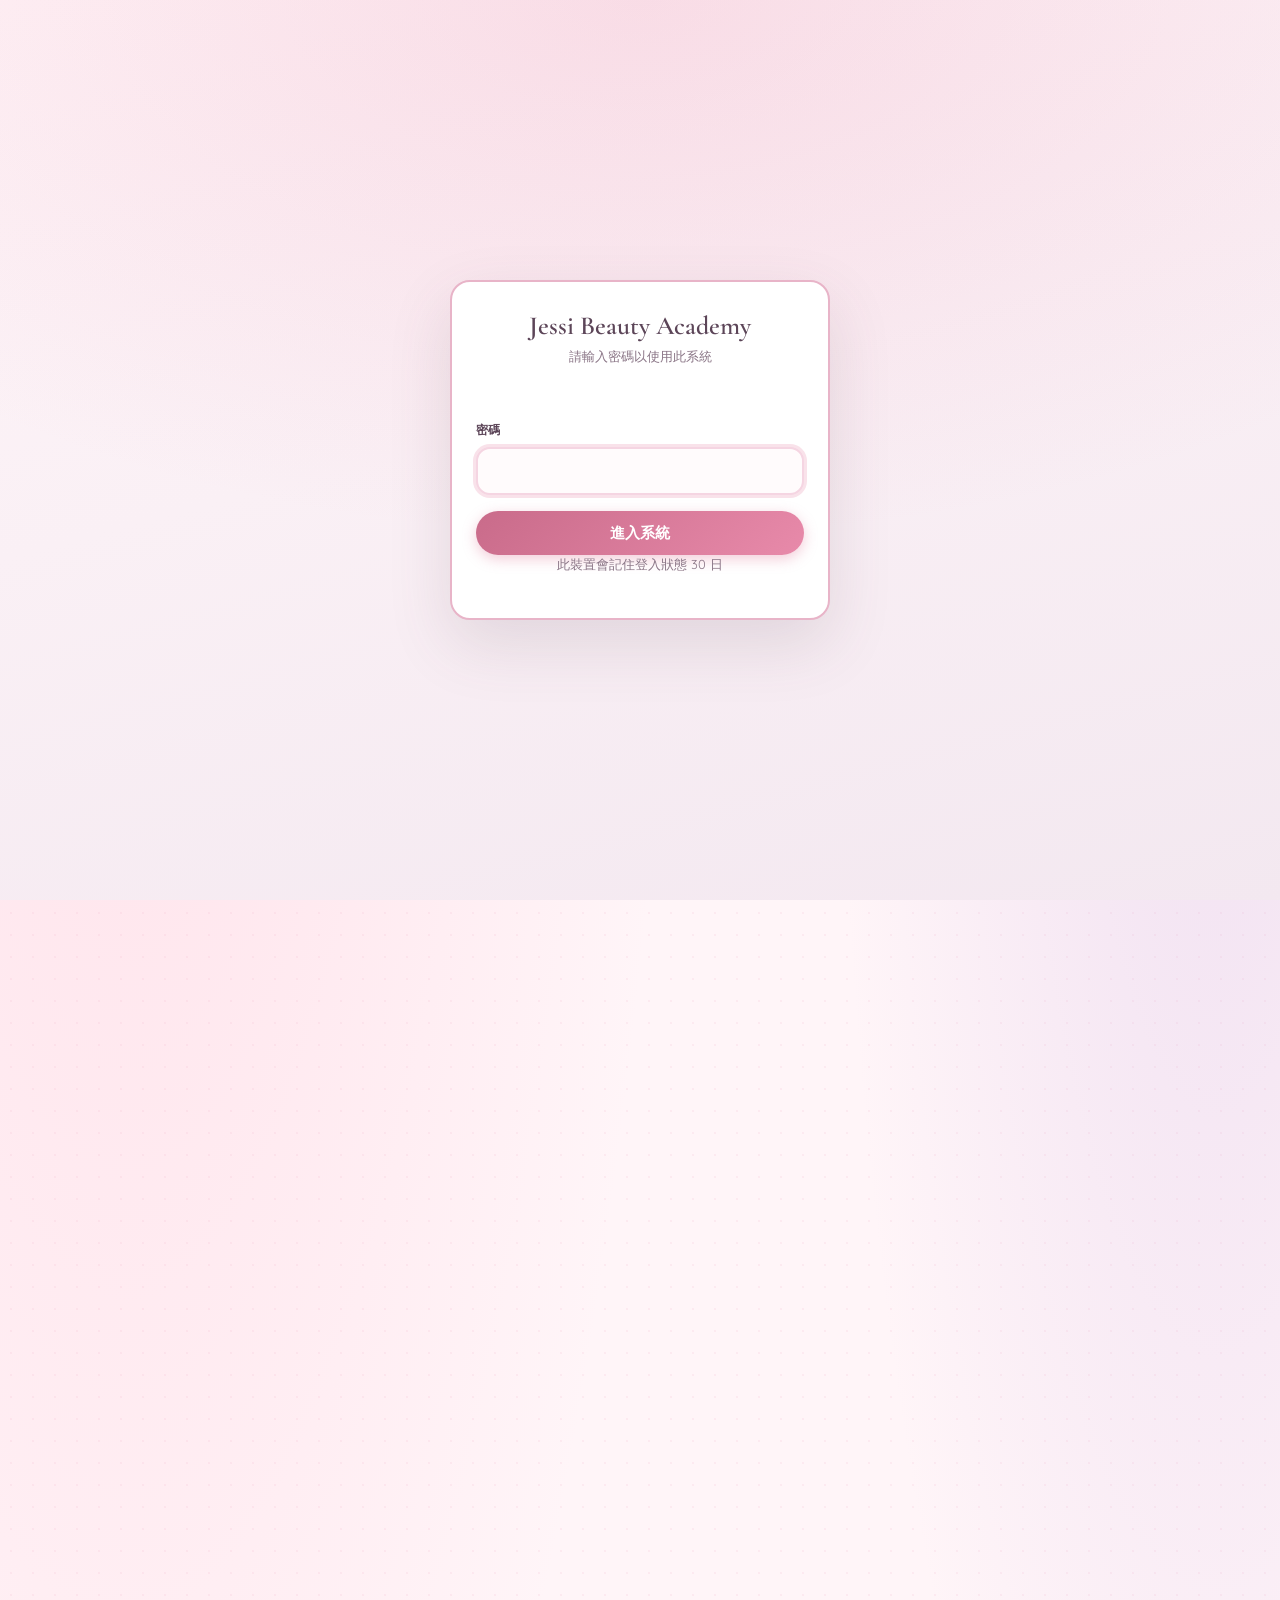
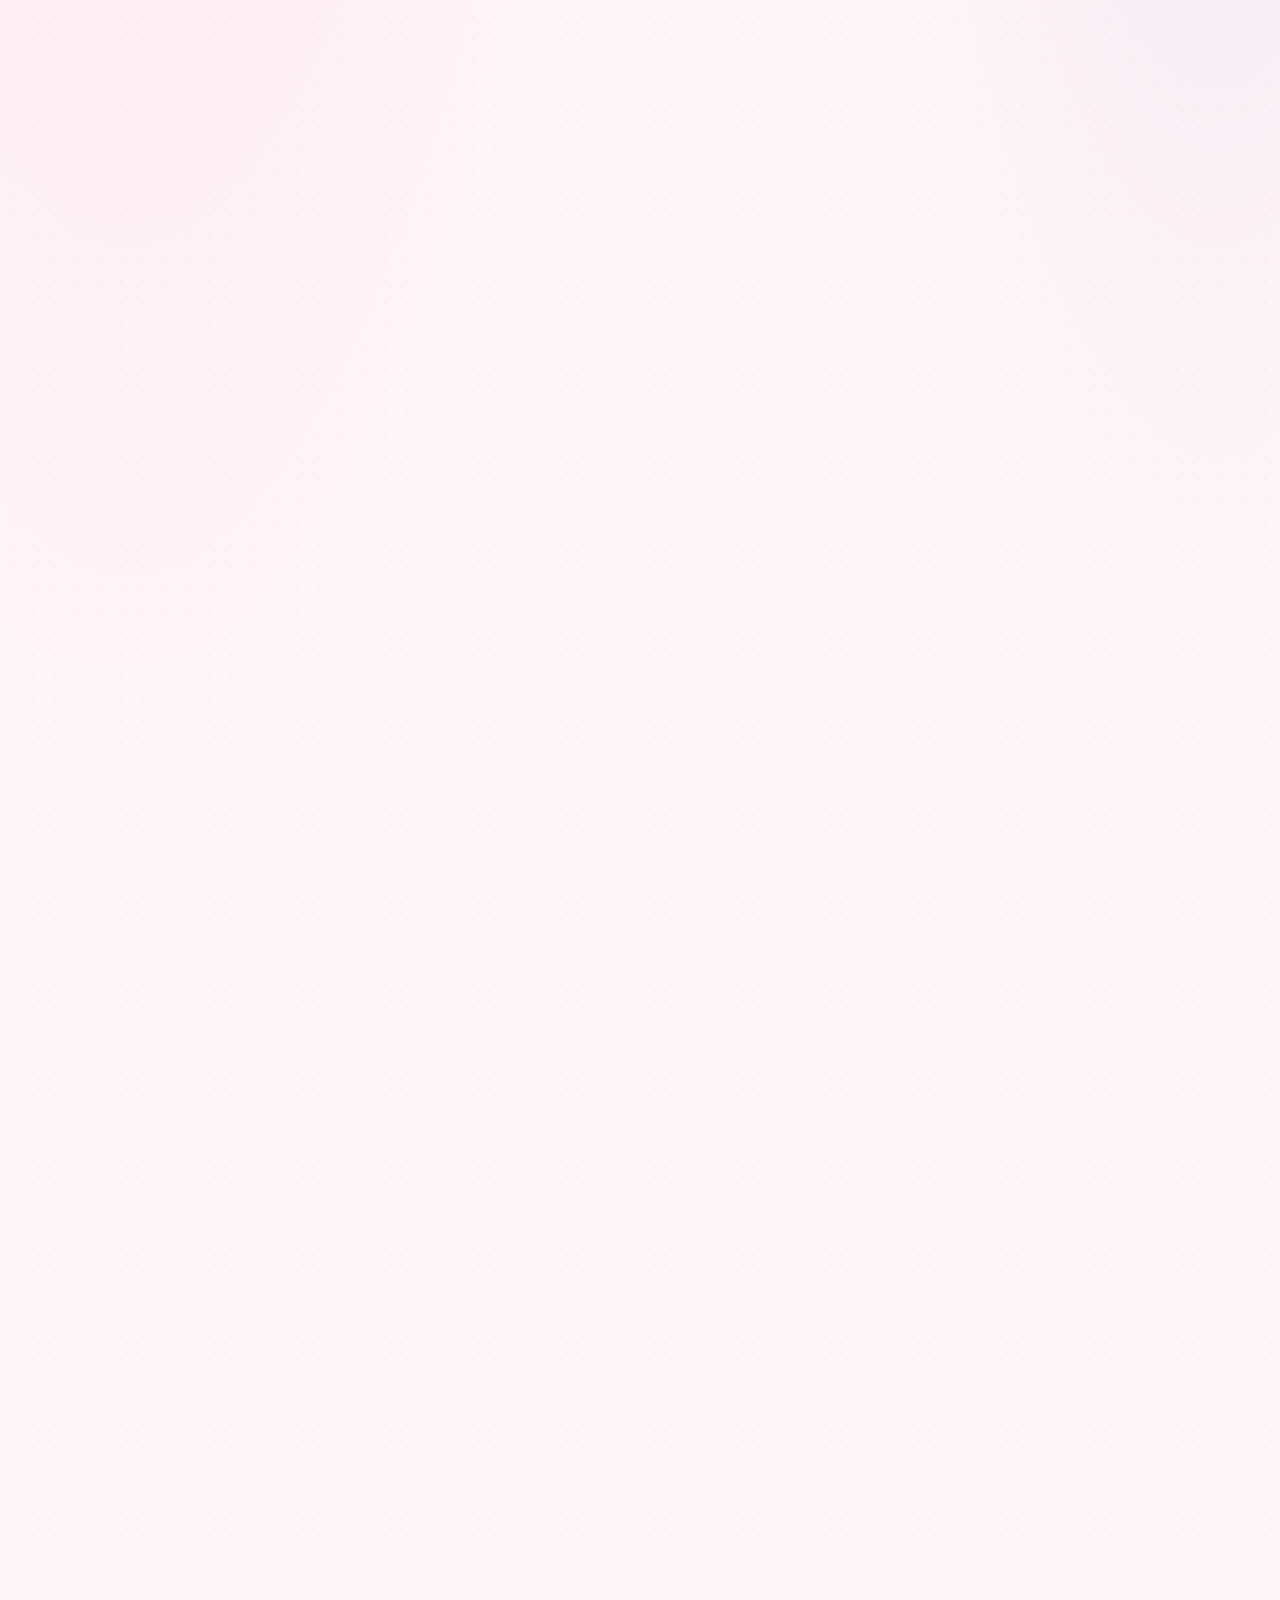
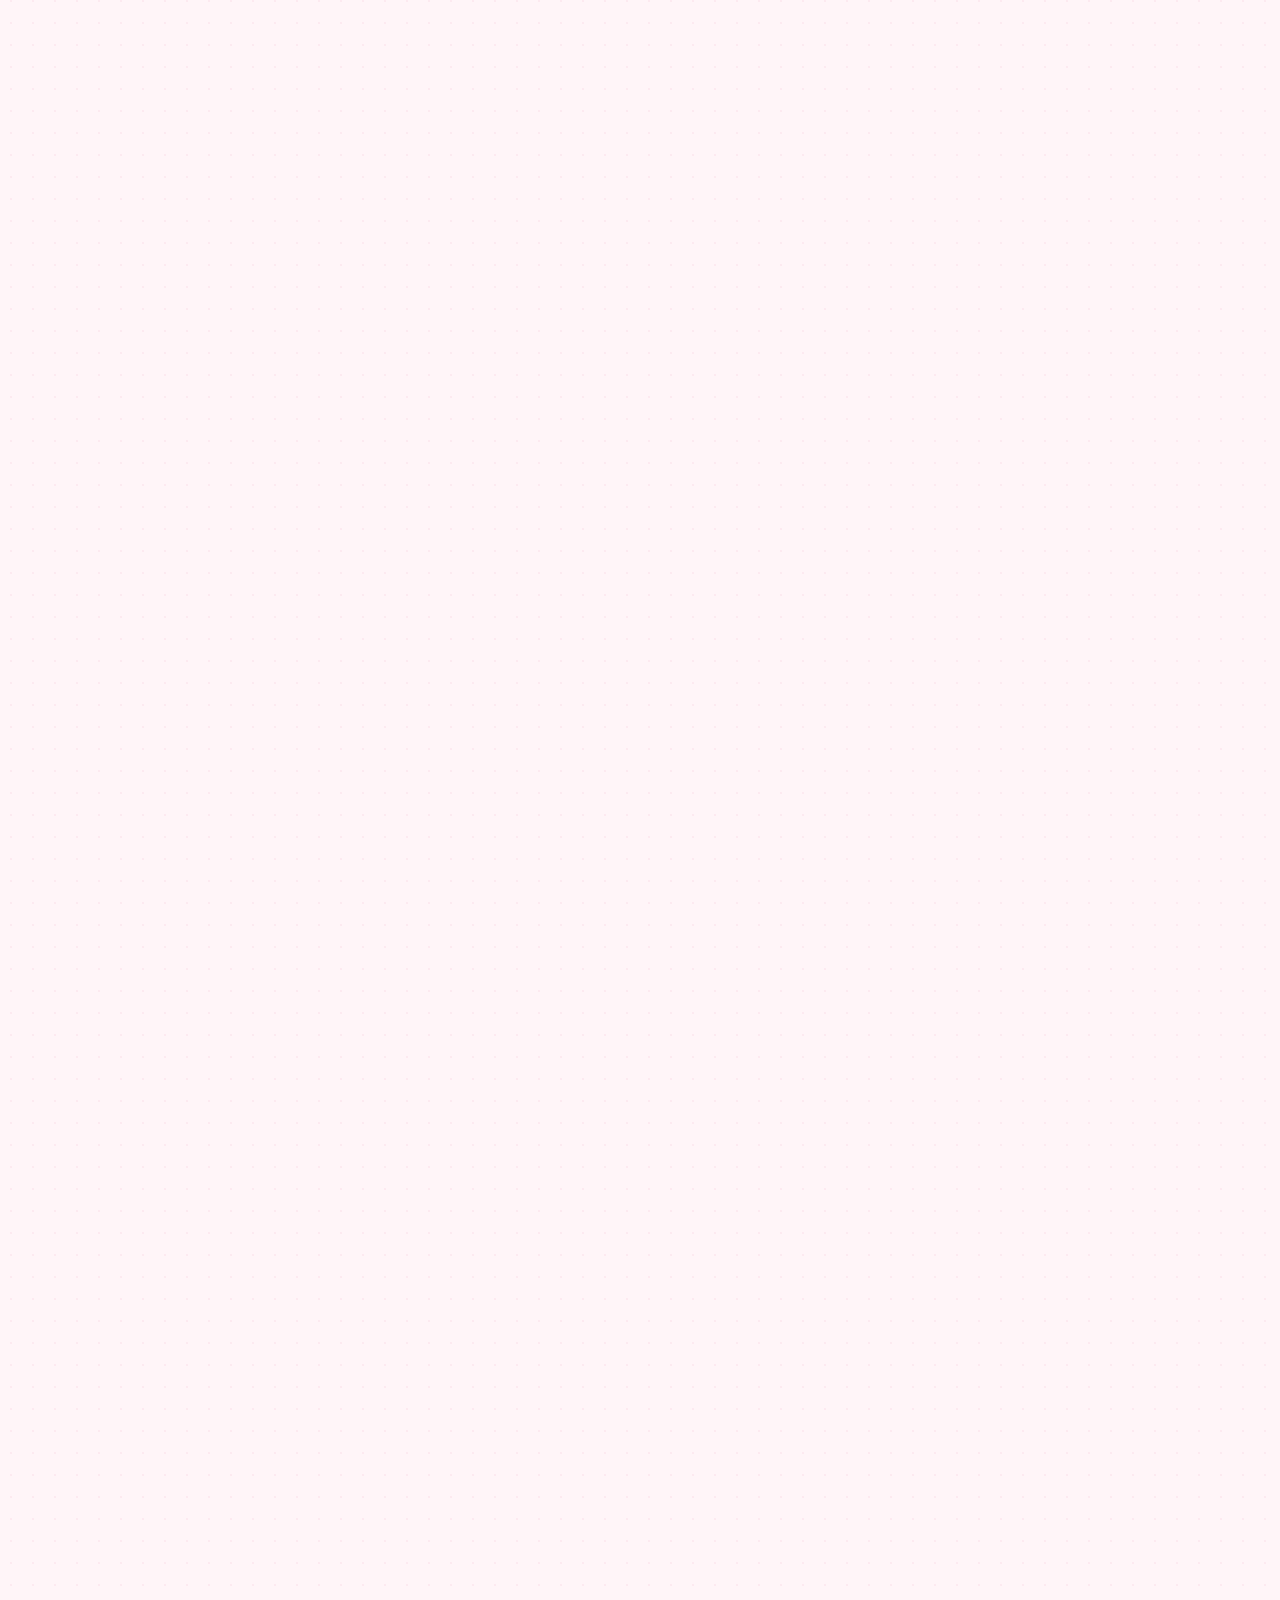
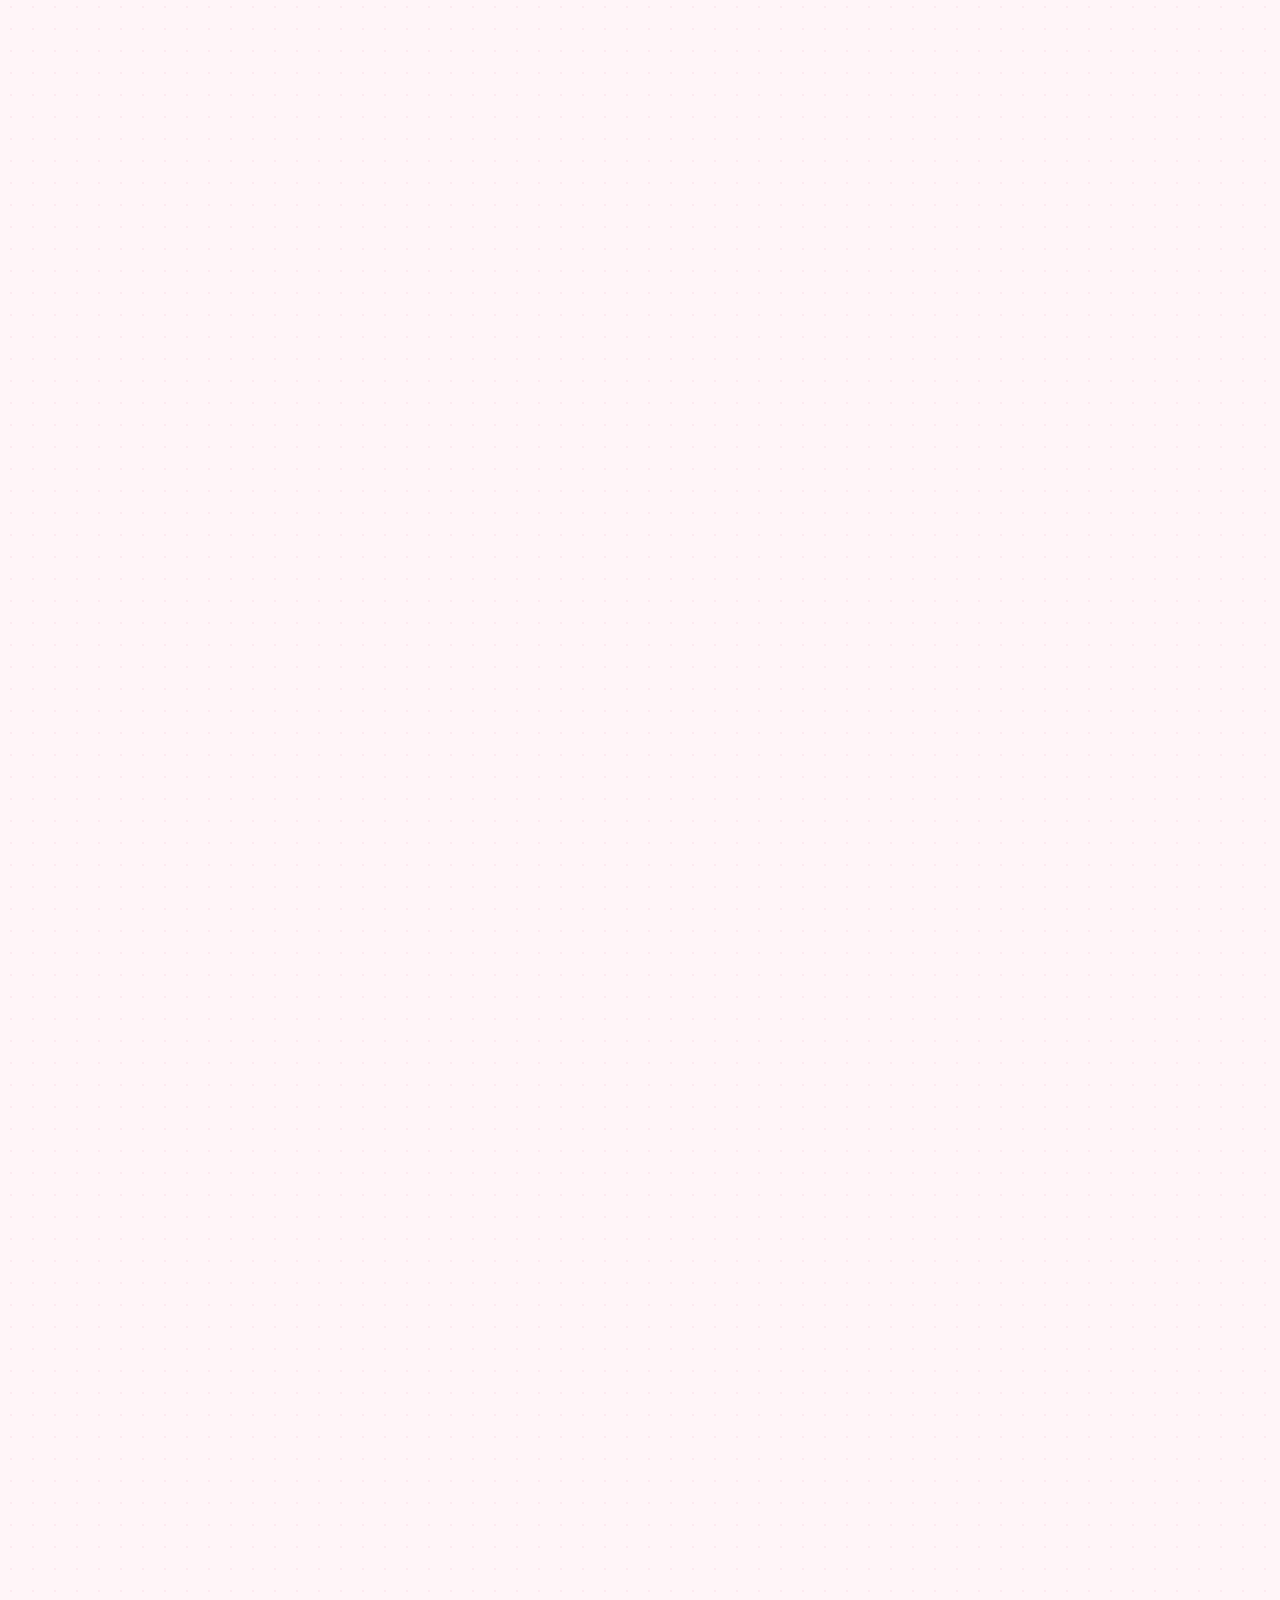
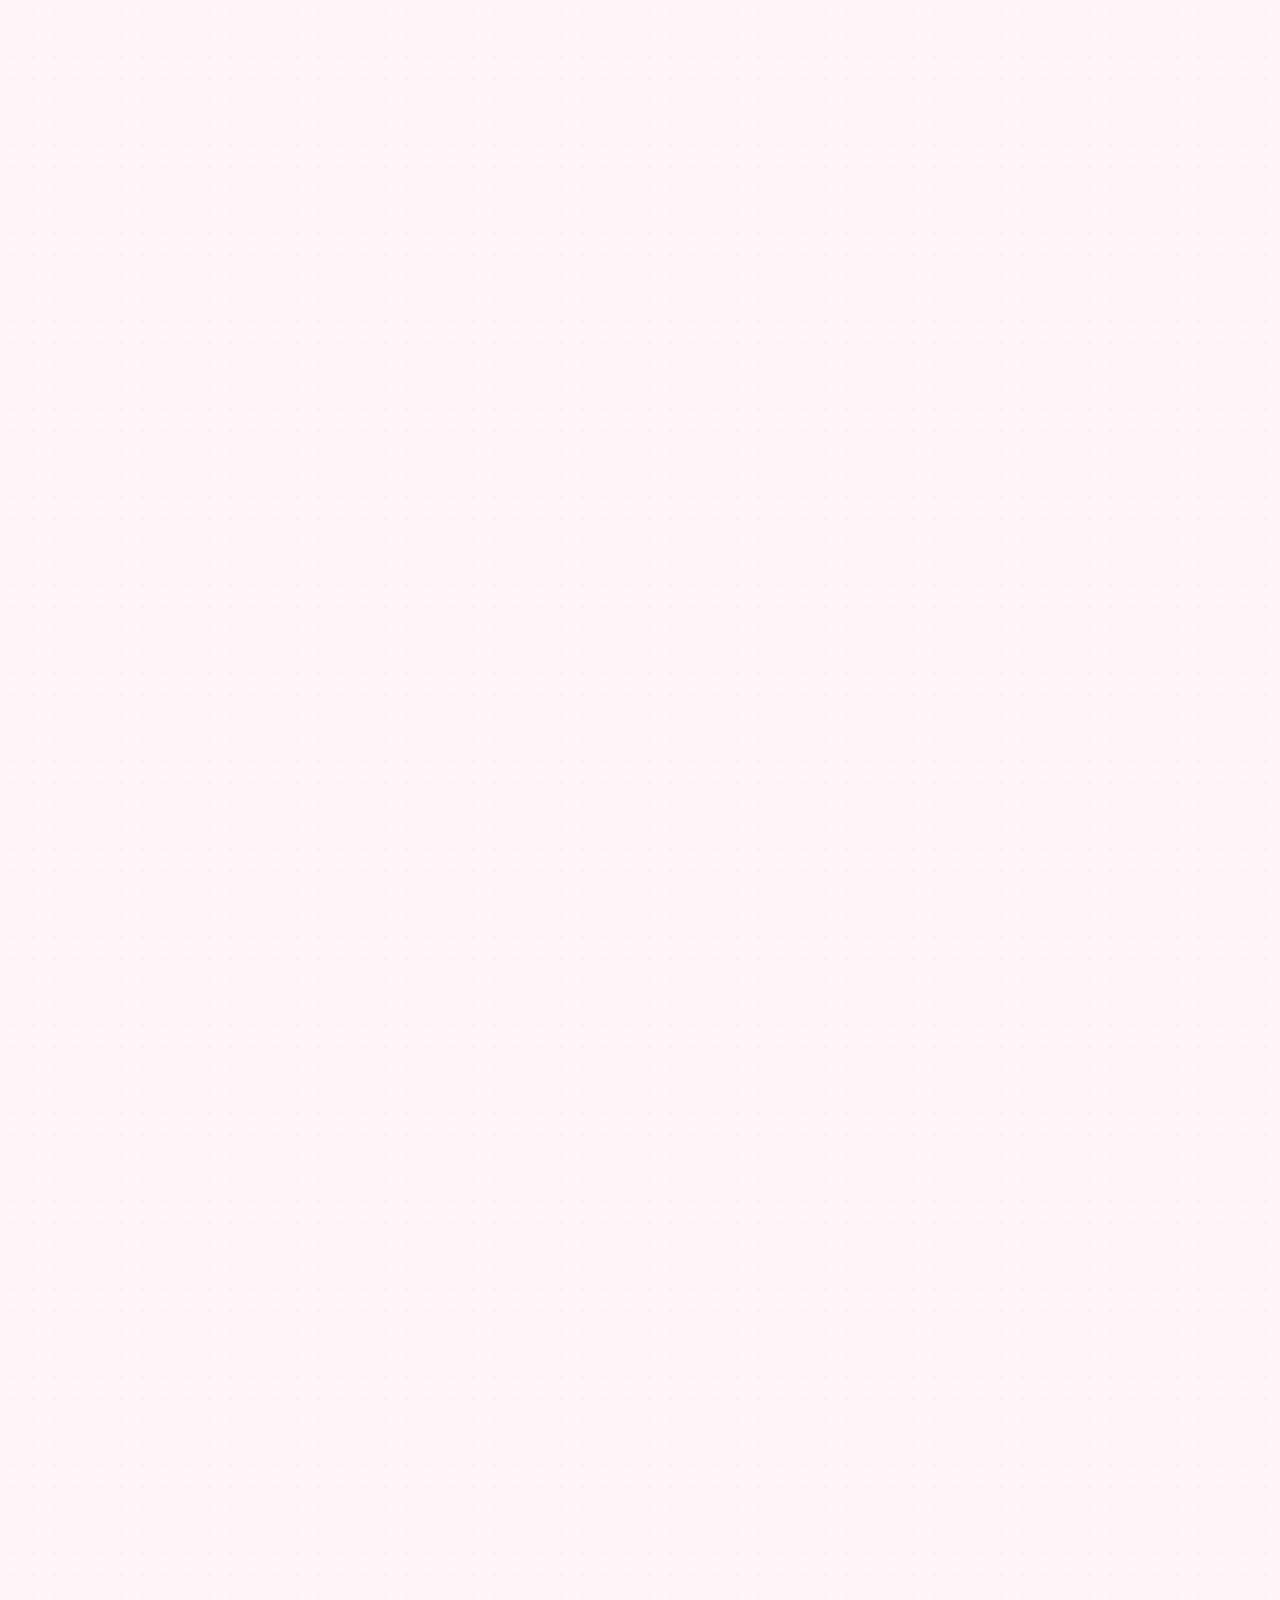
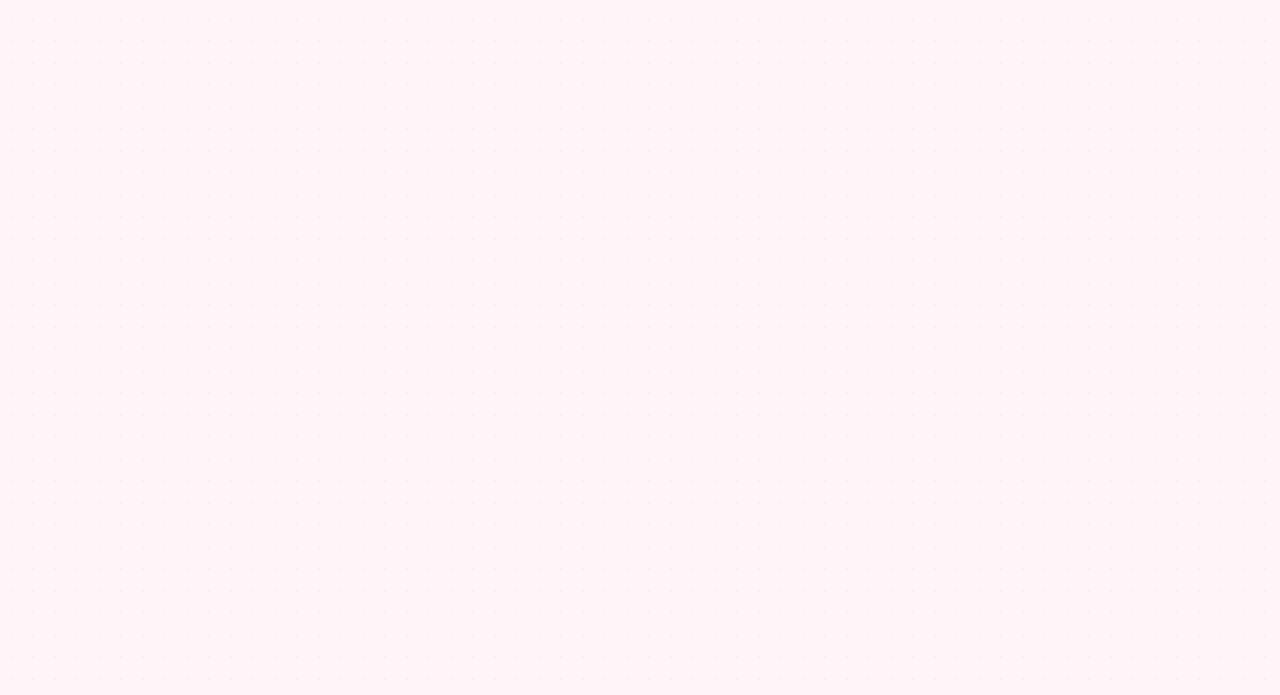
<file: jessi-beauty-marketing-workflow.html>
<!doctype html>
<html lang="zh-Hant">
<head>
  <meta charset="utf-8">
  <meta name="viewport" content="width=device-width, initial-scale=1">
  <meta name="theme-color" content="#c96b8a">
  <title>Jessi Beauty Academy · 完整營運流程</title>
  <link rel="manifest" href="manifest.json">
  <link rel="preconnect" href="https://fonts.googleapis.com">
  <link rel="preconnect" href="https://fonts.gstatic.com" crossorigin>
  <link href="https://fonts.googleapis.com/css2?family=Cormorant+Garamond:wght@500;600&family=Quicksand:wght@500;600;700&display=swap" rel="stylesheet">
  <link rel="stylesheet" href="assets/jessi-auth.css?v=20260627a">
  <script src="assets/jessi-auth-config.js?v=20260627a"></script>
  <script src="assets/jessi-auth.js?v=20260627a"></script>
  <link rel="stylesheet" href="assets/jessi-workflow.css?v=20260626f">
</head>
<body>
  <div class="mobile-bar">
    <a href="#today" aria-label="Jessi Beauty Academy">
      <img src="assets/jessi-beauty-academy-logo.svg" alt="Jessi Beauty Academy" class="mobile-logo" width="160" height="48">
    </a>
    <button type="button" class="secondary salon-view-toggle" id="salon-view-toggle-mobile" aria-pressed="false">店內模式</button>
    <button type="button" class="secondary" id="menu-toggle" aria-expanded="false">選單</button>
  </div>

  <div class="app-shell">
    <aside id="sidebar">
      <div class="brand">
        <a href="#today" class="brand-logo-wrap" aria-label="Jessi Beauty Academy — 返回今日做咩">
          <img src="assets/jessi-beauty-academy-logo.svg" alt="Jessi Beauty Academy" class="brand-logo" width="210" height="76">
        </a>
        <p class="brand-tagline">完整營運流程<br>外判 marketing × 店內配合</p>
      </div>
      <nav aria-label="流程章節">
        <p class="nav-label">每日</p>
        <a href="#today" data-marketer-only>今日做咩</a>
        <a href="#month-schedule" data-marketer-only>月曆總覽</a>
        <a href="#week-progress">本週進度</a>
        <p class="nav-label" data-marketer-only>策略 & 內容</p>
        <a href="#marketing-hub" data-marketer-only>營銷工作台</a>
        <a href="#phase-guide" data-phase-nav="1" data-marketer-only>Phase 1 引導</a>
        <a href="#themes" data-phase-nav="2" data-marketer-only>主題發掘</a>
        <a href="#content-matrix" data-phase-nav="2" data-marketer-only>100 題矩陣</a>
        <p class="nav-label salon-nav-label" hidden>店內參考</p>
        <a href="#weekly" data-marketer-only>每週日程</a>
        <a href="#daily" id="nav-daily-dock" data-marketer-only>每日 Checklist ↗</a>
        <a href="#reference-hub" data-marketer-only>工具箱</a>
        <a href="#weekly-report-template">↳ 週報模板</a>
        <a href="#dm">↳ DM 話術</a>
        <a href="#contacts">↳ 對接人</a>
        <a href="#templates" data-marketer-only>↳ 複製模板</a>
        <a href="#phase0" data-marketer-only>Phase 0（一次性）</a>
      </nav>
      <div class="side-links">
        <strong>配套工具</strong><br>
        <a href="beauty-salon-marketing-tracker.html" target="_blank" rel="noopener">Marketing Tracker</a><br>
        <a href="instagram美容院營運實戰手冊.html" target="_blank" rel="noopener">IG 營運實戰手冊</a><br>
        詳細 md：行動計劃、每月時間表、客戶配合流程
      </div>
    </aside>

    <main>
      <div class="sticky-controls">
      <div class="topbar" id="today">
        <div class="topbar-main">
          <div class="topbar-info">
            <strong id="today-title">今日做咩</strong>
            <p id="today-sub">載入中…</p>
          </div>
          <div class="phase-switch" role="group" aria-label="營運階段">
            <span>揀階段</span>
            <button type="button" class="phase-btn" data-phase="1">Phase 1 · 第一個月</button>
            <button type="button" class="phase-btn active" data-phase="2">Phase 2 · 常態</button>
          </div>
          <div class="pill-row">
            <button type="button" class="secondary salon-view-toggle" id="salon-view-toggle" aria-pressed="false">店內模式</button>
            <span class="pill" id="phase-pill">Phase 2</span>
            <span class="pill blue" id="week-pill">本週痛點</span>
            <span class="pill warn" id="shoot-pill">拍攝週</span>
            <a class="pill blue" href="beauty-salon-marketing-tracker.html#weekly-review" target="_blank" rel="noopener" id="tracker-pill-link" style="text-decoration:none">Tracker 週報 ↗</a>
          </div>
        </div>
        <div class="topbar-progress" id="topbar-progress">
          <div class="topbar-progress-row">
            <span class="topbar-progress-label">今日</span>
            <div class="progress-track progress-track-sm you-bar" role="progressbar" aria-valuemin="0" aria-valuemax="100" aria-labelledby="wp-today-pct"><div id="wp-bar-today" style="width:0%"></div></div>
            <span class="topbar-progress-pct" id="wp-today-pct">0%</span>
          </div>
          <div class="topbar-progress-row">
            <span class="topbar-progress-label">本週</span>
            <div class="progress-track progress-track-sm" role="progressbar" aria-valuemin="0" aria-valuemax="100" aria-labelledby="wp-week-pct-mini"><div id="wp-bar-week-mini" style="width:0%"></div></div>
            <span class="topbar-progress-pct" id="wp-week-pct-mini">0%</span>
          </div>
        </div>
      </div><!-- /sticky-controls -->

      <section id="month-schedule" aria-labelledby="month-schedule-title">
        <div class="section-head">
          <h2 id="month-schedule-title">月曆總覽</h2>
          <p>一整個月應做工序 — 紫色＝拍攝週、紅色＝店休／公眾假期。右邊處理改期同聽日準備。</p>
        </div>

        <div class="theme-bar" id="theme-bar">
          <div class="theme-bar-row">
            <label>本週痛點（一個問題／場景）
              <input type="text" id="month-theme-title" placeholder="例：影相明明冇肥，但下顎線愈嚟愈唔見">
              <div id="month-theme-repeat-warn" class="theme-repeat-warn" hidden></div>
            </label>
            <label class="m1-week-label phase-1-only">M1 週次
              <select id="m1-week-num">
                <option value="">W?</option>
                <option value="1">W1</option>
                <option value="2">W2</option>
                <option value="3">W3</option>
                <option value="4">W4</option>
              </select>
            </label>
          </div>
          <label class="phase-2-only">本週角度／關鍵字備註（可選）
            <input type="text" id="month-theme-note" placeholder="例：迷思破解 + 案例分析；關鍵字＝輪廓">
          </label>
          <details class="legend-fold">
            <summary>痛點同角度點填？</summary>
            <p class="theme-bar-note" id="theme-bar-hint">痛點＝一個受眾問題；角度＝點樣拆內容。填好後月曆同頂部 pill 會顯示。</p>
          </details>
        </div>

        <div class="month-head">
          <div class="month-nav">
            <button type="button" class="secondary" id="month-prev" aria-label="上個月">‹</button>
            <strong id="month-label">—</strong>
            <button type="button" class="secondary" id="month-next" aria-label="下個月">›</button>
            <button type="button" class="secondary" id="month-today">今月</button>
          </div>
          <details class="legend-fold">
            <summary>月曆圖例</summary>
            <div class="month-legend">
              <span><i class="legend-swatch" style="background:#ebe0ff"></i>拍攝週（二）</span>
              <span><i class="legend-swatch" style="background:#f6f0ff"></i>拍攝週其他日</span>
              <span><i class="legend-swatch" style="background:#ffe8ec"></i>公眾假期</span>
              <span><i class="legend-swatch" style="background:#fff0f2"></i>星期日店休</span>
            </div>
          </details>
        </div>

        <div class="month-layout">
          <div class="month-calendar-wrap">
            <div class="month-cal-scroll" tabindex="0" aria-label="月曆（手機可左右滑動睇完整內容）">
              <div class="month-cal-board" id="month-cal-grid" aria-label="月曆">
                <div class="cal-dow">一</div>
                <div class="cal-dow">二</div>
                <div class="cal-dow">三</div>
                <div class="cal-dow">四</div>
                <div class="cal-dow">五</div>
                <div class="cal-dow">六</div>
                <div class="cal-dow cal-dow-sun">日</div>
              </div>
            </div>
          </div>
          <div class="month-side">
            <div class="month-side-panel" id="pending-panel">
              <h3>待溝通／安排事項</h3>
              <p class="side-hint">公眾假期撞正重要工序（尤其拍攝日）會自動列出；勾選＝已改期或已溝通。</p>
              <ul class="pending-list" id="pending-list"></ul>
            </div>
          </div>
        </div>
      </section>

      <section id="week-progress" aria-labelledby="week-progress-title">
        <div class="section-head">
          <h2 id="week-progress-title">本週完成進度表</h2>
          <p id="week-progress-range">載入中…</p>
        </div>

        <details class="tools-prep-panel" id="tools-prep-panel">
          <summary>
            <span>工具準備清單</span>
            <span class="tools-prep-pct" id="tools-prep-pct">0/0</span>
          </summary>
          <div class="tools-prep-body">
            <p class="tools-prep-hint">拍攝週前／星期一開工前 check — 器材、帳號、常用檔案 ready 先開工。剔咗會記住，唔使每週重填。</p>
            <p class="tools-prep-group">器材（拍攝前）</p>
            <ul class="checklist" data-store="tools-prep">
              <li><input type="checkbox" id="tp-a1-1"><label for="tp-a1-1">手機清潔鏡頭；影片 1080p/4K 設定</label></li>
              <li><input type="checkbox" id="tp-a1-2"><label for="tp-a1-2">三腳架／手機夾</label></li>
              <li><input type="checkbox" id="tp-a1-3"><label for="tp-a1-3">補光（環形燈或自然光位）</label></li>
              <li><input type="checkbox" id="tp-a1-4"><label for="tp-a1-4">收音（安靜房／細咪）</label></li>
              <li><input type="checkbox" id="tp-a1-5"><label for="tp-a1-5">場地 3 位：接待／分析房／儀器位</label></li>
              <li><input type="checkbox" id="tp-a1-6"><label for="tp-a1-6">老闆造型準備（拍攝週）</label></li>
            </ul>
            <p class="tools-prep-group">帳號／軟件</p>
            <ul class="checklist" data-store="tools-prep">
              <li><input type="checkbox" id="tp-a2-1"><label for="tp-a2-1">IG 專業帳號（Business）</label></li>
              <li><input type="checkbox" id="tp-a2-2"><label for="tp-a2-2">Meta Business Suite 可排程</label></li>
              <li><input type="checkbox" id="tp-a2-3"><label for="tp-a2-3">Canva 帳號 + 品牌模板</label></li>
              <li><input type="checkbox" id="tp-a2-4"><label for="tp-a2-4">tracker 書籤</label></li>
              <li><input type="checkbox" id="tp-a2-5"><label for="tp-a2-5">workflow 書籤（本頁）</label></li>
            </ul>
            <p class="tools-prep-group">檔案／本週常用</p>
            <ul class="checklist" data-store="tools-prep">
              <li><input type="checkbox" id="tp-w1"><label for="tp-w1">內容日程 / Prompt 包 已開</label></li>
              <li><input type="checkbox" id="tp-w2"><label for="tp-w2">營運 SOP 話術（DM 用）</label></li>
              <li><input type="checkbox" id="tp-w3"><label for="tp-w3">DM auto-reply 測試過</label></li>
              <li><input type="checkbox" id="tp-w4"><label for="tp-w4">客人同意書（見證／對比相）</label></li>
              <li><input type="checkbox" id="tp-w5"><label for="tp-w5">品牌知識庫（禁語／自測問題）</label></li>
            </ul>
          </div>
        </details>

        <details class="tools-prep-panel" id="daily-prep-panel-wp" open>
          <summary>
            <span id="daily-prep-summary-label">今晚準備（聽日 SOP）</span>
            <span class="tools-prep-pct" id="daily-prep-pct">0/0</span>
          </summary>
          <div class="tools-prep-body">
            <p class="tools-prep-hint" id="daily-prep-hint">每日做好聽日準備 — 星期日準備星期一復盤、主題、腳本。</p>
            <p class="prep-title" id="daily-prep-title">—</p>
            <ul class="prep-list checklist" id="daily-prep-list"></ul>
          </div>
        </details>

        <div class="week-progress-summary">
          <div class="progress-block progress-week">
            <div class="progress-label">
              <span>本週總進度</span>
              <span id="wp-pct-all-label">0% · 0/0 項</span>
            </div>
            <div class="progress-track progress-track-lg" id="wp-track-all" role="progressbar" aria-valuemin="0" aria-valuemax="100" aria-valuenow="0" aria-label="本週總進度">
              <div id="wp-bar-all" style="width:0%"></div>
            </div>
            <div class="progress-pct-big" id="wp-pct-all">0%</div>
            <div class="progress-split-row">
              <div class="progress-split-item">
                <div class="progress-split-head you"><span>你</span><span id="wp-you-stat">0/0</span></div>
                <div class="progress-split-bar">
                  <div class="progress-track progress-track-sm you-bar"><div id="wp-bar-you" style="width:0%"></div></div>
                  <span class="topbar-progress-pct" id="wp-you-pct">0%</span>
                </div>
              </div>
              <div class="progress-split-item">
                <div class="progress-split-head salon"><span>店內</span><span id="wp-salon-stat">0/0</span></div>
                <div class="progress-split-bar">
                  <div class="progress-track progress-track-sm salon-bar"><div id="wp-bar-salon" style="width:0%"></div></div>
                  <span class="topbar-progress-pct" id="wp-salon-pct">0%</span>
                </div>
              </div>
            </div>
            <div class="week-progress-split">
              <span style="color:var(--muted);font-weight:600" id="wp-done-stat">未完成</span>
            </div>
            <details class="tools-prep-panel nested" id="week-chart-panel">
              <summary>
                <span>每日進度柱形圖</span>
                <span class="tools-prep-pct">一至日</span>
              </summary>
              <div class="tools-prep-body" style="padding-top:0">
                <div class="week-day-strip" id="week-day-strip" aria-label="每日進度"></div>
              </div>
            </details>
          </div>
        </div>

        <details class="tools-prep-panel" id="week-days-panel" open>
          <summary>
            <span>本週每日工序</span>
            <span class="tools-prep-pct" id="week-days-pct">0/0</span>
          </summary>
          <div class="tools-prep-body" style="padding-top:0">
            <div class="week-progress-grid" id="week-progress-grid" aria-live="polite"></div>
          </div>
        </details>

        <details class="tools-prep-panel" id="holiday-panel">
          <summary>
            <span>店休日設定</span>
            <span class="tools-prep-pct" id="holiday-count-badge">0 日</span>
          </summary>
          <div class="tools-prep-body">
            <label class="shoot-anchor-inline">拍攝週起計日（隔週二）
              <input type="date" id="shoot-anchor">
            </label>
            <p class="holiday-hint">
              <strong>預載香港公眾假期已自動標記；以下係額外店休日。</strong><br>
              店鋪休息當日：<strong>店內工序暫停</strong>；<strong>DM 由你回覆</strong>（同星期日一樣）。
              已排程嘅 Reel/Carousel 照出街；拍攝 / 收數改下一個工作天。
            </p>
            <label class="shoot-anchor-inline" style="margin-top:8px">
              <input type="checkbox" id="hide-preset-holidays"> 隱藏預載公眾假期（只顯示自訂店休）
            </label>
            <div class="holiday-alerts" id="holiday-alerts" aria-live="polite"></div>
            <div class="grid-2">
              <label style="font-size:13px;font-weight:700">日期
                <input type="date" id="holiday-date" style="width:100%;padding:8px 10px;border:1px solid var(--line);border-radius:7px;margin-top:4px">
              </label>
              <label style="font-size:13px;font-weight:700">備註
                <input type="text" id="holiday-note" placeholder="例：七一" style="width:100%;padding:8px 10px;border:1px solid var(--line);border-radius:7px;margin-top:4px">
              </label>
            </div>
            <div class="copy-row">
              <button type="button" id="add-holiday">加入店休日</button>
            </div>
            <ul class="holiday-list" id="holiday-list"></ul>
          </div>
        </details>

        <details class="tools-prep-panel" id="shoot-multiplex-panel">
          <summary>
            <span>拍攝日 · 一魚多吃清單</span>
            <span class="tools-prep-pct" id="shoot-multiplex-pct">0/0</span>
          </summary>
          <div class="tools-prep-body">
            <p class="tools-prep-hint">拍攝週星期二 — 一次拍攝盡量產出本週 + 下週素材（手冊 Ch.9）。</p>
            <ul class="checklist" id="shoot-multiplex-list"></ul>
          </div>
        </details>

        <details class="tools-prep-panel" id="workflow-backup-panel">
          <summary>
            <span>數據備份</span>
            <span class="tools-prep-pct">JSON</span>
          </summary>
          <div class="tools-prep-body">
            <p class="tools-prep-hint">匯出完整 workflow 狀態（phase、矩陣、進度、店休等）。換 browser 或清 cache 前先備份。</p>
            <div class="backup-actions">
              <button type="button" id="export-workflow-json">匯出 JSON</button>
              <label class="secondary" style="display:inline-flex;align-items:center;gap:6px;padding:8px 12px;cursor:pointer">
                匯入 JSON
                <input type="file" id="import-workflow-json" accept=".json" hidden>
              </label>
            </div>
          </div>
        </details>

        <div class="copy-row" style="margin-top:14px">
          <button type="button" class="secondary" id="reset-week-progress">重設本週進度</button>
        </div>
      </section>

      <section id="marketing-hub" aria-labelledby="marketing-hub-title">
        <div class="section-head">
          <h2 id="marketing-hub-title">營銷工作台</h2>
          <p>手冊 Ch.3–14 整合 — 用分頁切換，填一次策略卡，每週走腳本→規劃→出街後→復盤。</p>
        </div>
        <nav class="hub-tabs" role="tablist" aria-label="營銷工作台分頁" id="hub-tabs">
          <button type="button" role="tab" data-hub-tab="strategy" class="active">策略卡</button>
          <button type="button" role="tab" data-hub-tab="research">受眾原話</button>
          <button type="button" role="tab" data-hub-tab="studio">腳本工作室</button>
          <button type="button" role="tab" data-hub-tab="plan">本週規劃</button>
          <button type="button" role="tab" data-hub-tab="publish">出街後 48hr</button>
          <button type="button" role="tab" data-hub-tab="review">週日復盤</button>
        </nav>

        <div id="hub-panel-strategy" class="hub-panel active" role="tabpanel">
          <div class="hub-panel-head">
            <h3>一頁式策略卡（Ch.3）</h3>
            <p>填一次，所有選題同腳本都對齊呢個錨點。</p>
          </div>
          <div class="form-grid-2" id="strategy-form"></div>
        </div>

        <div id="hub-panel-research" class="hub-panel" role="tabpanel" hidden>
          <div class="hub-panel-head">
            <h3>受眾研究 · 6 類語句（Ch.4）</h3>
            <p>記 DM／店內原話 → 一鍵送入 100 題矩陣 Q1–Q10。</p>
          </div>
          <div class="research-grid" id="research-grid"></div>
        </div>

        <div id="hub-panel-studio" class="hub-panel" role="tabpanel" hidden>
          <div class="hub-panel-head">
            <h3>腳本工作室（Ch.8）</h3>
            <p>用本週痛點 + 角度自動出 Hook 同 Carousel 5 頁大綱，撳掣複製。</p>
          </div>
          <p class="context-pill" id="studio-context">痛點：（未設定）</p>
          <div class="studio-toolbar">
            <button type="button" id="studio-copy-cursor-prompt" disabled>複製 Cursor Prompt</button>
          </div>
          <div id="studio-angles-root"></div>
        </div>

        <div id="hub-panel-plan" class="hub-panel" role="tabpanel" hidden>
          <div class="hub-panel-head">
            <h3>本週內容規劃（Ch.6 + Ch.12）</h3>
            <p>標每條出街內容嘅支柱同漏斗層級；對照目標比例 40/20/15/15/10。</p>
          </div>
          <table class="plan-table" id="week-plan-table">
            <thead><tr><th>出街</th><th>內容支柱</th><th>漏斗層級</th></tr></thead>
            <tbody id="week-plan-body"></tbody>
          </table>
          <h4 style="margin:0 0 8px;font-size:14px">支柱比例（實際 vs 目標）</h4>
          <div class="mix-bars" id="pillar-mix-bars"></div>
          <h4 style="margin:16px 0 8px;font-size:14px">CTA 階梯（按星期幾）</h4>
          <div class="cta-day-grid" id="cta-day-grid"></div>
        </div>

        <div id="hub-panel-publish" class="hub-panel" role="tabpanel" hidden>
          <div class="hub-panel-head">
            <h3>出街後 48 小時（Ch.9）</h3>
            <p>每條內容出街後 — 回覆、記數、截圖、高意向跟進。</p>
          </div>
          <div id="post-publish-root"></div>
        </div>

        <div id="hub-panel-review" class="hub-panel" role="tabpanel" hidden>
          <div class="hub-panel-head">
            <h3>每週復盤 6 題（Ch.14）</h3>
            <p>星期日做 — 答案餵下週矩陣評分同 backlog。同步本週進度「日」工序。</p>
          </div>
          <div id="sunday-review-root"></div>
        </div>
      </section>

      <section id="phase-guide" aria-labelledby="phase-guide-title" class="phase-1-only">
        <div class="section-head">
          <h2 id="phase-guide-title">Phase 1：第一個月引導</h2>
          <p>目標係跑順 funnel，唔使諗新題。直接開 <code>第一個月內容日程（W1-W4）.md</code> 抄腳本。</p>
        </div>
        <ul class="checklist" data-store="phase1-week">
          <li><input type="checkbox" id="m1-1"><label for="m1-1">星期一：抄今週 W? 腳本 + shot list</label></li>
          <li><input type="checkbox" id="m1-2"><label for="m1-2">星期二（隔週）：拍攝半日</label></li>
          <li><input type="checkbox" id="m1-3"><label for="m1-3">星期三：後製 + 排程</label></li>
          <li><input type="checkbox" id="m1-4"><label for="m1-4">每日：DM + Lead 交接</label></li>
          <li><input type="checkbox" id="m1-5"><label for="m1-5">星期五：收 5 個數 + tracker</label></li>
          <li><input type="checkbox" id="m1-6"><label for="m1-6">4 週後：確認 funnel 行得通 → 轉 Phase 2</label></li>
        </ul>
        <div class="phase1-complete-banner" id="phase1-complete-banner" hidden>
          <span>Phase 1 checklist 完成 — 建議切換 Phase 2 開始主題發掘</span>
          <div class="copy-row" style="margin:0">
            <button type="button" id="phase1-switch-btn">切換 Phase 2</button>
            <button type="button" class="secondary" id="phase1-dismiss-btn">稍後</button>
          </div>
        </div>
      </section>

      <section id="themes" aria-labelledby="themes-title">
        <div class="section-head phase-2-only">
          <h2 id="themes-title">主題發掘（Phase 2 核心）</h2>
          <p>每週揀 <strong>一個痛點</strong>（受眾問題），再用 <strong>內容角度</strong> 拆成 Reel／Carousel。同痛點隔至少 8 週或換新角度。</p>
        </div>

        <div class="phase-2-only">
        <details class="tools-prep-panel" id="monday-ritual-panel">
          <summary>星期一儀式提示（45–90min）</summary>
          <div class="tools-prep-body">
            <p class="tools-prep-hint" style="margin:0">Tracker 復盤 → 記低發掘線索 → 揀本週痛點 → 揀本週角度 → Prompt 1–4 → Campaign Brief</p>
          </div>
        </details>

        <h3 style="margin:16px 0 8px;font-size:15px">本週痛點 + 角度</h3>
        <div class="theme-form">
            <label>痛點（受眾問題，一句）
            <input type="text" id="week-theme-title" placeholder="例：影相明明冇肥，但下顎線愈嚟愈唔見">
            <div id="week-theme-repeat-warn" class="theme-repeat-warn" hidden></div>
          </label>
          <label>DM 關鍵字
            <input type="text" id="week-theme-kw" placeholder="輪廓 / 膚質 / 斑 / 分析">
          </label>
          <label>本週用邊啲內容角度？（建議 3–5 個，對應 mini-funnel）
            <div class="angle-grid" id="week-angles-grid" aria-label="本週內容角度"></div>
          </label>
          <label>點解揀呢個痛點（數據/原話/店內反饋）
            <textarea id="week-theme-why" placeholder="例：上週 3 條 DM 都問下顎線；老闆話客人怕假"></textarea>
          </label>
        </div>

        <details class="tools-prep-panel" id="theme-backlog-panel">
          <summary>
            <span>痛點 backlog（持續累積）</span>
            <span class="tools-prep-pct" id="backlog-count-badge">0 條</span>
          </summary>
          <div class="tools-prep-body">
            <div class="theme-form">
              <div class="grid-2">
                <input type="text" id="new-theme-text" placeholder="新痛點 idea（受眾問題一句）">
                <select id="new-theme-source">
                  <option value="DM/留言">DM/留言</option>
                  <option value="Tracker">Tracker 數據</option>
                  <option value="店內FAQ">店內 FAQ</option>
                  <option value="無成交原因">無成交原因</option>
                  <option value="老闆/美容師">老闆/美容師</option>
                  <option value="內容成效">內容成效</option>
                  <option value="自己觀察">自己觀察</option>
                </select>
              </div>
              <button type="button" id="add-theme">加入 backlog</button>
            </div>
            <ul class="backlog-list" id="theme-backlog"></ul>
            <details class="tools-prep-panel nested" id="theme-history-panel" style="margin-top:12px">
              <summary>
                <span>痛點使用歷史</span>
                <span class="tools-prep-pct" id="theme-history-count">0 週</span>
              </summary>
              <div class="tools-prep-body" style="padding-top:0">
                <ul class="theme-history-list" id="theme-history-list"></ul>
              </div>
            </details>
          </div>
        </details>

        <details class="tools-prep-panel" id="discovery-panel">
          <summary>每週發掘線索（勾一勾有冇收集）</summary>
          <div class="tools-prep-body">
            <ul class="checklist" data-store="discovery-weekly">
              <li><input type="checkbox" id="disc-1"><label for="disc-1">Tracker：邊條內容 DM 最多？邊條完播/share 高？</label></li>
              <li><input type="checkbox" id="disc-2"><label for="disc-2">店內：本週 FAQ 3 條 + 無成交原因</label></li>
              <li><input type="checkbox" id="disc-3"><label for="disc-3">DM：記 2 句客人原話（唔貼去公開 AI）</label></li>
              <li><input type="checkbox" id="disc-4"><label for="disc-4">老闆/美容師：有冇新觀察或案例角度？</label></li>
              <li><input type="checkbox" id="disc-5"><label for="disc-5">檢查：本週題有冇同過去 8 週重複？重複就要換角度</label></li>
            </ul>
          </div>
        </details>

        <details class="tools-prep-panel" id="pain-ref-panel">
          <summary>痛點素材庫（參考用）</summary>
          <div class="tools-prep-body">
            <p class="tools-prep-hint" style="margin-top:0">需要時先對應療程方向；主題可以跨痛點、跨療程，以<strong>場景同觀點</strong>為主。</p>
            <table class="ref-table" style="margin-top:8px">
              <thead><tr><th>層次</th><th>客人感覺</th><th>可對應方向</th><th>關鍵字</th></tr></thead>
              <tbody>
                <tr><td>底色（主推）</td><td>暗黃、泛紅、痘印、底妝唔貼</td><td>Jessi Glow</td><td>暗黃/底妝</td></tr>
                <tr><td>結構（輔助）</td><td>鬆弛、輪廓、下顎線</td><td>Focus Dual</td><td>輪廓</td></tr>
                <tr><td>膚質（輔助）</td><td>暗啞、乾、妝唔貼</td><td>Glaskin</td><td>膚質</td></tr>
                <tr><td>色素（輔助）</td><td>斑、膚色不均</td><td>Pico</td><td>斑</td></tr>
                <tr><td>質感（輔助）</td><td>毛孔、粗糙</td><td>RF / 煥膚</td><td>毛孔</td></tr>
                <tr><td>紋理（輔助）</td><td>細紋、乾紋</td><td>綜合分析先</td><td>分析</td></tr>
              </tbody>
            </table>
          </div>
        </details>
        </div><!-- /phase-2-only -->
      </section>

      <section id="content-matrix" aria-labelledby="content-matrix-title" class="phase-2-only">
        <div class="section-head">
          <h2 id="content-matrix-title">100 題最快建立法</h2>
          <p>10 個受眾問題 × 每題 5 個角度 × Reel + Carousel = <strong>100 個內容單位</strong>。用評分排序，優先做高分、製作合理嘅題。</p>
        </div>
        <details class="tools-prep-panel" id="matrix-howto-panel">
          <summary>點用 100 題矩陣</summary>
          <div class="tools-prep-body">
            <p class="tools-prep-hint" style="margin:0">填 10 條客人問題 → 每題揀 5 個角度 → 評分 → 展開矩陣勾選完成。最高分題可一鍵設為本週痛點。</p>
          </div>
        </details>
        <div class="matrix-stats" id="matrix-stats" aria-live="polite"></div>
        <div class="matrix-toolbar">
          <div class="filter-group" role="group" aria-label="篩選題目">
            <button type="button" class="active" data-matrix-filter="all">全部</button>
            <button type="button" data-matrix-filter="filled">已填</button>
            <button type="button" data-matrix-filter="top">高分優先</button>
            <button type="button" data-matrix-filter="incomplete">未完成</button>
          </div>
          <div class="copy-row" style="margin:0">
            <button type="button" id="matrix-apply-top">設最高分為痛點</button>
            <button type="button" class="secondary" id="matrix-expand-all">展開全部</button>
            <button type="button" class="secondary" id="matrix-collapse-all">收起全部</button>
          </div>
        </div>
        <div class="matrix-rank-wrap">
          <table class="matrix-rank-table" id="matrix-rank-table" aria-label="題目總覽">
            <thead>
              <tr><th>#</th><th>分</th><th>問題</th><th>角度</th><th>完成</th></tr>
            </thead>
            <tbody id="matrix-rank-body"></tbody>
          </table>
        </div>
        <div class="matrix-q-list" id="content-matrix-root"></div>
      </section>

      <section id="phase0" aria-labelledby="phase0-title" class="phase0-wrap">
        <div class="section-head">
          <h2 id="phase0-title">Phase 0：一次過設定 + 合作啟動</h2>
          <p>只做一次。完成後收起 — 日常用頂部 <strong>Phase 1 / Phase 2</strong> 切換。</p>
        </div>
        <div id="phase0-complete-msg" hidden>
          <strong>Phase 0 已完成 ✓</strong><br>
          而家請用頂部揀：<strong>Phase 1</strong>（第一個月抄內容日程）或 <strong>Phase 2</strong>（常態主題發掘）。
          <div class="copy-row" style="margin-top:10px">
            <button type="button" id="goto-today">去今日做咩</button>
            <button type="button" class="secondary" id="pick-phase1">切換 Phase 1</button>
            <button type="button" class="secondary" id="pick-phase2">切換 Phase 2</button>
            <button type="button" class="secondary" id="show-phase0" hidden>展開 Phase 0 清單</button>
          </div>
        </div>
        <div class="copy-row" style="margin-bottom:12px" id="phase0-actions">
          <button type="button" id="archive-phase0">標記 Phase 0 完成並收起</button>
        </div>
        <div id="phase0-body">
        <details class="tools-prep-panel" open>
          <summary>A. 帳號設定（你）</summary>
          <div class="tools-prep-body">
        <ul class="checklist" data-store="phase0-account">
          <li><input type="checkbox" id="p0-1"><label for="p0-1">IG 名稱欄（搜尋詞，唔塞產品名）</label></li>
          <li><input type="checkbox" id="p0-2"><label for="p0-2">Bio：30+、免費皮膚分析、DM「分析」</label></li>
          <li><input type="checkbox" id="p0-3"><label for="p0-3">DM auto-reply：分析/輪廓/膚質/斑 → 3 條自測</label></li>
          <li><input type="checkbox" id="p0-4"><label for="p0-4">Highlights：免費分析、客人分享、自測、淡斑</label></li>
          <li><input type="checkbox" id="p0-5"><label for="p0-5">Pin 3 條：共鳴 Reel、3個位 Carousel、免費分析</label></li>
          <li><input type="checkbox" id="p0-6"><label for="p0-6">Tracker 試行後清空</label></li>
        </ul>
          </div>
        </details>
        <details class="tools-prep-panel" open>
          <summary>B. 合作啟動（同老闆 30–45min）</summary>
          <div class="tools-prep-body">
        <ul class="checklist" data-store="phase0-coop">
          <li><input type="checkbox" id="p0-7"><label for="p0-7">指定 4 對接人（見下方「對接人」）</label></li>
          <li><input type="checkbox" id="p0-8"><label for="p0-8">過 SLA + red lines</label></li>
          <li><input type="checkbox" id="p0-9"><label for="p0-9">確認每 2 週拍攝日、週日 DM 值更、週五交數時間</label></li>
          <li><input type="checkbox" id="p0-10"><label for="p0-10">交店內免費分析 SOP 俾前台/美容師</label></li>
        </ul>
        <div class="copy-row">
          <button type="button" class="secondary" id="reset-phase0">重設 Phase 0 勾選</button>
        </div>
          </div>
        </details>
        </div>
        <details class="phase0-archive" id="phase0-collapsed" hidden>
          <summary>Phase 0 已完成（撳開可改）</summary>
          <p style="font-size:14px;color:var(--muted)">帳號設定同合作啟動搞掂。日常請用「主題發掘」同「每週日程」。</p>
        </details>
      </section>

      <section id="weekly" aria-labelledby="weekly-title">
        <div class="section-head">
          <h2 id="weekly-title">每週 Master 日程</h2>
          <p>拍攝每 2 週一次；星期三後製 3–4 小時（唔好壓成 1.5hr）。日常用「本週進度」勾工序，呢度係參考。</p>
        </div>
        <details class="ref-drawer" id="weekly-master-drawer">
          <summary>展開每週 Master 日程（參考）</summary>
          <div class="ref-drawer-body">
        <div class="day-tabs" role="tablist" aria-label="星期">
          <button type="button" data-day="1" class="active">一</button>
          <button type="button" data-day="2">二</button>
          <button type="button" data-day="3">三</button>
          <button type="button" data-day="4">四</button>
          <button type="button" data-day="5">五</button>
          <button type="button" data-day="6">六</button>
          <button type="button" data-day="0">日</button>
        </div>

        <div class="day-panel active" data-day-panel="1">
          <div class="grid-2">
            <div class="card you">
              <h3>你 · 45–90min</h3>
              <ul style="margin:0;padding-left:18px;line-height:1.6;font-size:14px">
                <li>Tracker 上週復盤 + 主題發掘線索</li>
                <li class="phase-2-only">從 backlog 揀<strong>本週主題</strong>（新觀點優先）</li>
                <li class="phase-1-only">M1：抄第一個月內容日程（素材庫）</li>
                <li class="phase-2-only">Prompt 1–4 出內容</li>
                <li>Campaign Brief + 交客服話術</li>
              </ul>
            </div>
            <div class="card salon">
              <h3>美容院</h3>
              <ul style="margin:0;padding-left:18px;line-height:1.6;font-size:14px">
                <li>Confirm 本週主題/療程講法/空檔</li>
                <li>審批 deadline：出街前 48hr</li>
              </ul>
            </div>
          </div>
        </div>
        <div class="day-panel" data-day-panel="2">
          <div class="notice" id="tue-shoot-note">星期二：拍攝週 or 後製週（見頂部 pill）</div>
          <div class="grid-2">
            <div class="card you">
              <h3>拍攝週 · 半日</h3>
              <p style="margin:0;font-size:14px;line-height:1.55">3 Reel + Carousel 圖 + Story 素材（shot list）</p>
              <h3 style="margin-top:12px">非拍攝週 · 2–3hr</h3>
              <p style="margin:0;font-size:14px">剪上週片 / 補 B-roll</p>
            </div>
            <div class="card salon">
              <h3>美容院</h3>
              <p style="margin:0;font-size:14px;line-height:1.55">老闆出鏡、場地、同意書；或交 3–5 條手機素材</p>
            </div>
          </div>
        </div>
        <div class="day-panel" data-day-panel="3">
          <div class="card you">
            <h3>你 · 後製日 3–4hr</h3>
            <p style="margin:0;font-size:14px;line-height:1.55">剪 Reel、字幕、Canva Carousel、排程本週；<strong>今晚出核心 Reel</strong></p>
          </div>
        </div>
        <div class="day-panel" data-day-panel="4">
          <div class="grid-2">
            <div class="card you"><h3>你 · 30–45min</h3><p style="margin:0;font-size:14px">出 Carousel；1–2 格 Story</p></div>
            <div class="card salon"><h3>美容院</h3><p style="margin:0;font-size:14px">回 DM；確認週末空檔</p></div>
          </div>
        </div>
        <div class="day-panel" data-day-panel="5">
          <div class="grid-2">
            <div class="card you">
              <h3>你 · 45–60min</h3>
              <p style="margin:0;font-size:14px;line-height:1.55">Reel#2、Story 問答；<strong>收 5 個數 → tracker → 週報</strong></p>
            </div>
            <div class="card salon">
              <h3>美容院 · 18:00 前</h3>
              <p style="margin:0;font-size:14px">交週報（查詢/預約/到店/成交/成交額 + FAQ）</p>
            </div>
          </div>
        </div>
        <div class="day-panel" data-day-panel="6">
          <div class="grid-2">
            <div class="card you"><h3>你 · 30–45min</h3><p style="margin:0;font-size:14px">Reel#3；即場 Story + 免費分析 CTA</p></div>
            <div class="card salon"><h3>美容院</h3><p style="margin:0;font-size:14px">即場素材；跟進週末預約</p></div>
          </div>
        </div>
        <div class="day-panel" data-day-panel="0">
          <div class="card you">
            <h3>你 · 60–90min（店休）</h3>
            <ul style="margin:0;padding-left:18px;line-height:1.6;font-size:14px">
              <li>Tracker 本週數據整理</li>
              <li>數據分析 + 更新 backlog</li>
              <li><strong>DM 全覆</strong>（星期日你負責，唔係店內）</li>
              <li>檢查下週排程 + 店休日調整</li>
            </ul>
          </div>
        </div>

        <p style="margin:14px 0 0;font-size:14px;color:var(--muted)">
          <strong>出街節奏：</strong> Reel 核心（三）→ Carousel（四）→ Reel#2（五）→ Reel#3（六）→ Stories（四至六）
        </p>
          </div>
        </details>
      </section>

      <section id="pain" hidden aria-hidden="true"></section>

      <section id="daily" hidden aria-hidden="true"></section>

      <section id="reference-hub" aria-labelledby="reference-hub-title">
        <div class="section-head">
          <h2 id="reference-hub-title">參考 & 工具箱</h2>
          <p class="section-when"><strong>唔使日日開。</strong>星期一做 Brief、有新 Lead 要交接、同老闆對合作規則、或者唔記得邊個負責咩時先嚟。</p>
        </div>

        <details class="ref-drawer" id="pipeline-drawer">
          <summary id="pipeline-title">Revenue Pipeline（9 階段）</summary>
          <div class="ref-drawer-body">
            <p class="ref-drawer-sub">成個生意嘅地圖 — 邊度斷咗就補邊度。唔係每日操作，係<strong>迷路時</strong>睇。</p>
            <div class="flow" role="list">
              <span>1 月目標</span><em>→</em>
              <span>2 Offer</span><em>→</em>
              <span>3 內容</span><em>→</em>
              <span>4 拍攝</span><em>→</em>
              <span>5 發佈</span><em>→</em>
              <span>6 查詢/預約</span><em>→</em>
              <span>7 到店成交</span><em>→</em>
              <span>8 回訪</span><em>→</em>
              <span>9 復盤</span>
            </div>
            <table style="margin-top:14px">
              <thead>
                <tr><th>階段</th><th>你</th><th>美容院</th></tr>
              </thead>
              <tbody>
                <tr><td>1–2 目標/Offer</td><td>建議、包裝 CTA</td><td>定價、名額、目標 confirm</td></tr>
                <tr><td>3–5 內容/拍/發佈</td><td>主導產出</td><td>審批 24–48hr、出鏡</td></tr>
                <tr><td>6 查詢</td><td>話術、分類、交接</td><td>4hr 內覆、confirm 時段</td></tr>
                <tr><td>7 成交</td><td>不執行</td><td>免費分析 → 方案</td></tr>
                <tr><td>8–9 回訪/數據</td><td>模板、tracker、週報</td><td>5 個數、無成交原因</td></tr>
              </tbody>
            </table>
          </div>
        </details>

        <details class="ref-drawer" id="dm">
          <summary id="dm-title">DM → Lead 交接</summary>
          <div class="ref-drawer-body">
            <p class="ref-drawer-sub"><strong>幾時用：</strong>客人 DM 完、你準備交俾店內約時間 — 撳下面複製，填好 WhatsApp 店內。</p>
            <div class="flow" style="margin-bottom:12px">
              <span>留言/DM 關鍵字</span><em>→</em>
              <span>3 條自測</span><em>→</em>
              <span>邀請分析</span><em>→</em>
              <span>你交接</span><em>→</em>
              <span>客服約時段</span><em>→</em>
              <span>到店</span>
            </div>
            <p style="font-size:14px;margin:0 0 8px"><strong>關鍵字：</strong> 輪廓 · 膚質 · 斑 · 3個位 · 分析</p>
            <button type="button" data-copy="lead-handoff">複製 Lead 交接格式</button>
            <pre class="copy-block" id="lead-handoff">Lead ID：（tracker 編號）
日期：
來源：（邊條 Reel/Carousel/Story）
關鍵字：
痛點摘要：（1 句）
自測答案：（3 題簡答）
建議方向：（Jessi Glow 主推 / 輔助：Focus Dual、Pico / 要分析先）
客人方便：（平日/週末/未答）
狀態：待約 / 已邀請分析</pre>
          </div>
        </details>

        <details class="ref-drawer" id="sla">
          <summary id="sla-title">SLA + RACI 摘要</summary>
          <div class="ref-drawer-body">
            <p class="ref-drawer-sub"><strong>幾時用：</strong>Phase 0 同老闆開會、或者合作有爭拗時 — 邊個幾時前要做完咩。</p>
            <div class="grid-2">
              <div class="card salon">
                <h3>美容院承諾</h3>
                <ul style="margin:0;padding-left:18px;font-size:13px;line-height:1.6">
                  <li>審批 24–48hr</li>
                  <li>DM Mon–Sat 4hr 內</li>
                  <li>每 2 週拍攝半日</li>
                  <li>每週五 18:00 前 5 個數</li>
                  <li>每週 3–5 條店內素材</li>
                </ul>
              </div>
              <div class="card you">
                <h3>你承諾</h3>
                <ul style="margin:0;padding-left:18px;font-size:13px;line-height:1.6">
                  <li>週一中午前：計劃 + 話術</li>
                  <li>拍攝前 48hr：shot list</li>
                  <li>週五：週報入 tracker</li>
                  <li>月底：月報</li>
                </ul>
              </div>
            </div>
            <table style="margin-top:14px">
              <thead><tr><th>工作</th><th>你</th><th>美容院</th></tr></thead>
              <tbody>
                <tr><td>內容/排程</td><td>負責</td><td>審批+素材</td></tr>
                <tr><td>DM 話術</td><td>設計</td><td>執行</td></tr>
                <tr><td>報價/療效</td><td>起草</td><td>專業審核</td></tr>
                <tr><td>預約/成交</td><td>—</td><td>負責</td></tr>
                <tr><td>Tracker</td><td>設計+IG 數</td><td>預約/到店/成交</td></tr>
              </tbody>
            </table>
          </div>
        </details>

        <details class="ref-drawer" id="contacts">
          <summary id="contacts-title">對接人（3–4 人）</summary>
          <div class="ref-drawer-body">
            <p class="ref-drawer-sub"><strong>幾時用：</strong>Phase 0 填一次；之後只係查電話。唔使每日開。</p>
            <div class="contacts-grid">
              <label>決策人（老闆）<input type="text" data-contact="boss" placeholder="姓名 + WhatsApp"></label>
              <label>內部負責人（店長）<input type="text" data-contact="manager" placeholder="姓名 + WhatsApp"></label>
              <label>專業（老闆/資深美容師）<input type="text" data-contact="pro" placeholder="姓名"></label>
              <label>客服（前台/DM）<input type="text" data-contact="cs" placeholder="姓名 + WhatsApp"></label>
              <label>固定拍攝日（每 2 週）<input type="text" data-contact="shoot" placeholder="例：隔週星期二 14:00"></label>
              <label>週日 DM 值更<input type="text" data-contact="sunday" placeholder="你全覆 / 只 auto-reply"></label>
            </div>
          </div>
        </details>

        <details class="ref-drawer" id="templates">
          <summary id="templates-title">複製模板</summary>
          <div class="ref-drawer-body">
            <p class="ref-drawer-sub"><strong>幾時用：</strong>星期一 Brief 俾店內、星期五追 5 個數、DM 開場唔記得字。</p>
            <button type="button" data-copy="campaign-brief">Campaign Brief</button>
            <pre class="copy-block" id="campaign-brief">本週痛點（受眾問題一句）：
本週內容角度：（初學者指南/迷思破解/案例分析…揀 3–5 個）
點解揀呢題：（數據/原話）
期間：
可對應方向：（Jessi Glow 主推 / 輔助：Focus Dual、Pico / 要分析先）
關鍵字 CTA：
免費分析名額/空檔：
有冇同過去 8 週重複？點樣換新角度：
本週出街：Reel×3 / Carousel×1 / Stories×__
審批 deadline：出街前 48hr</pre>

            <div id="weekly-report-template">
            <button type="button" data-copy="weekly-data" style="margin-top:14px">週五 5 個數（俾店內填）</button>
            <pre class="copy-block" id="weekly-data">【Jessi 上週數據 — 請週五 18:00 前回覆】
查詢數：
預約數（免費分析）：
到店數：
成交數：
成交額：
本週客人最常問 3 題：1. 2. 3.
無成交主要原因：
邊條內容有人 mention：
下週可推空檔：</pre>
            </div>

            <button type="button" data-copy="dm-open" style="margin-top:14px">DM 開場（關鍵字後）</button>
            <pre class="copy-block" id="dm-open">收到～我哋幫你睇緊呢方面。先問你 3 條簡單問題，等我哋幫你初步分清情況：
1. 你最介意係斑、紋、鬆弛、包包面，定乾／暗啞？
2. 大概出現咗幾耐？
3. 你最介意係照鏡、化妝，定影相嗰刻？

如果想睇得準啲，可以約個 30 分鐘免費皮膚分析，有儀器檢測同專人講解。可以淨係了解，唔一定即場做㗎。</pre>

            <button type="button" data-copy="dm-sales-6" style="margin-top:14px">DM 銷售 6 步（Ch.12）</button>
            <pre class="copy-block" id="dm-sales-6">【DM 銷售 6 步 — Jessi Beauty】

1️⃣ 先答返佢原本問題（唔急推銷）
「你問嘅○○，好多客人都關心…」

2️⃣ 問現況
「而家最困擾你係邊個位？出現咗幾耐？」

3️⃣ 問目標
「你想改善到咩狀態？有冇特別場合（影相/活動）？」

4️⃣ 問障礙
「之前試過咩方法？最擔心係咩（效果/價錢/怕痛）？」

5️⃣ 判斷適合 + 清楚下一步
「根據你講嘅，建議先做免費皮膚分析，有儀器數據同專人講解，唔使即場做療程。」

6️⃣ 記入 tracker + 約跟進
Lead 交接店內 → 確認時段 → 24hr 內你再 check 有冇約到</pre>
          </div>
        </details>

        <details class="ref-drawer" id="workflow-backup-drawer">
          <summary>數據備份（JSON）</summary>
          <div class="ref-drawer-body">
            <p class="ref-drawer-sub">匯出完整 workflow 狀態；換裝置或清 cache 前務必備份。</p>
            <div class="backup-actions">
              <button type="button" id="export-workflow-json-ref">匯出 JSON</button>
              <label class="secondary" style="display:inline-flex;align-items:center;gap:6px;padding:8px 12px;cursor:pointer">
                匯入 JSON
                <input type="file" id="import-workflow-json-ref" accept=".json" hidden>
              </label>
              <button type="button" class="secondary" id="auth-logout">登出</button>
            </div>
          </div>
        </details>

        <details class="ref-drawer" id="reels-studio-link">
          <summary>Reels 拍片工作室</summary>
          <div class="ref-drawer-body">
            <p class="ref-drawer-sub">由策劃到復盤嘅 Reels 一條龍工具：揀結構、寫鉤子同 shot list、拍攝日 checklist、拍後評分。可從今週主題帶入。</p>
            <p><a href="reels-studio.html" style="font-weight:700;color:var(--rose,#c96b8a)">→ 開啟 Reels 拍片工作室</a></p>
          </div>
        </details>
      </section>
    </main>
  </div>

  <div class="phase-toast" id="phase-toast" aria-live="polite"></div>

  <div class="daily-dock-backdrop" id="daily-dock-backdrop" hidden></div>

  <div class="daily-check-widget" id="daily-dock" aria-label="每日 Checklist">
    <div class="daily-check-sheet" id="daily-dock-panel" role="dialog" aria-labelledby="daily-dock-title" hidden>
      <div class="daily-dock-head">
        <button type="button" class="daily-dock-close" id="daily-dock-close" aria-label="收起">×</button>
        <strong id="daily-dock-title">每日 Checklist</strong>
        <p>Mon–Sat 朝 + 收工前 · DM 30–45min<br>星期日 + 公眾假期 DM 由你全覆</p>
      </div>
      <div class="daily-dock-body">
        <h4 class="you">你</h4>
        <ul class="checklist" data-store="daily-you">
          <li><input type="checkbox" id="dy-1"><label for="dy-1">清 IG：留言、DM、Story replies</label></li>
          <li><input type="checkbox" id="dy-2"><label for="dy-2">關鍵字 → 自測 → 邀請免費分析</label></li>
          <li><input type="checkbox" id="dy-3"><label for="dy-3">專業/報價 → 轉交店內（唔亂答）</label></li>
          <li><input type="checkbox" id="dy-4"><label for="dy-4">新 lead 入 tracker + 需要時 Lead 交接</label></li>
          <li><input type="checkbox" id="dy-5"><label for="dy-5">記 1–2 句客人原話（下週內容用）</label></li>
        </ul>
        <h4 class="salon">美容院客服</h4>
        <ul class="checklist" data-store="daily-salon">
          <li><input type="checkbox" id="ds-1"><label for="ds-1">4hr 內覆新 DM（auto-reply 後）</label></li>
          <li><input type="checkbox" id="ds-2"><label for="ds-2">Lead 交接 → confirm 時段 → 回覆你</label></li>
          <li><input type="checkbox" id="ds-3"><label for="ds-3">記來源、痛點、無預約原因</label></li>
        </ul>
      </div>
      <div class="daily-dock-foot">
        <button type="button" class="secondary" id="reset-daily" style="width:100%">重設今日勾選</button>
      </div>
    </div>
    <button type="button" class="daily-check-fab" id="daily-dock-toggle" aria-expanded="false" aria-controls="daily-dock-panel">
      <span>每日 Checklist</span>
      <span class="fab-pct" id="daily-dock-pct">0/8</span>
    </button>
  </div>

  <script src="assets/jessi-workflow.js?v=20260709a"></script>
</body>
</html>
</file>
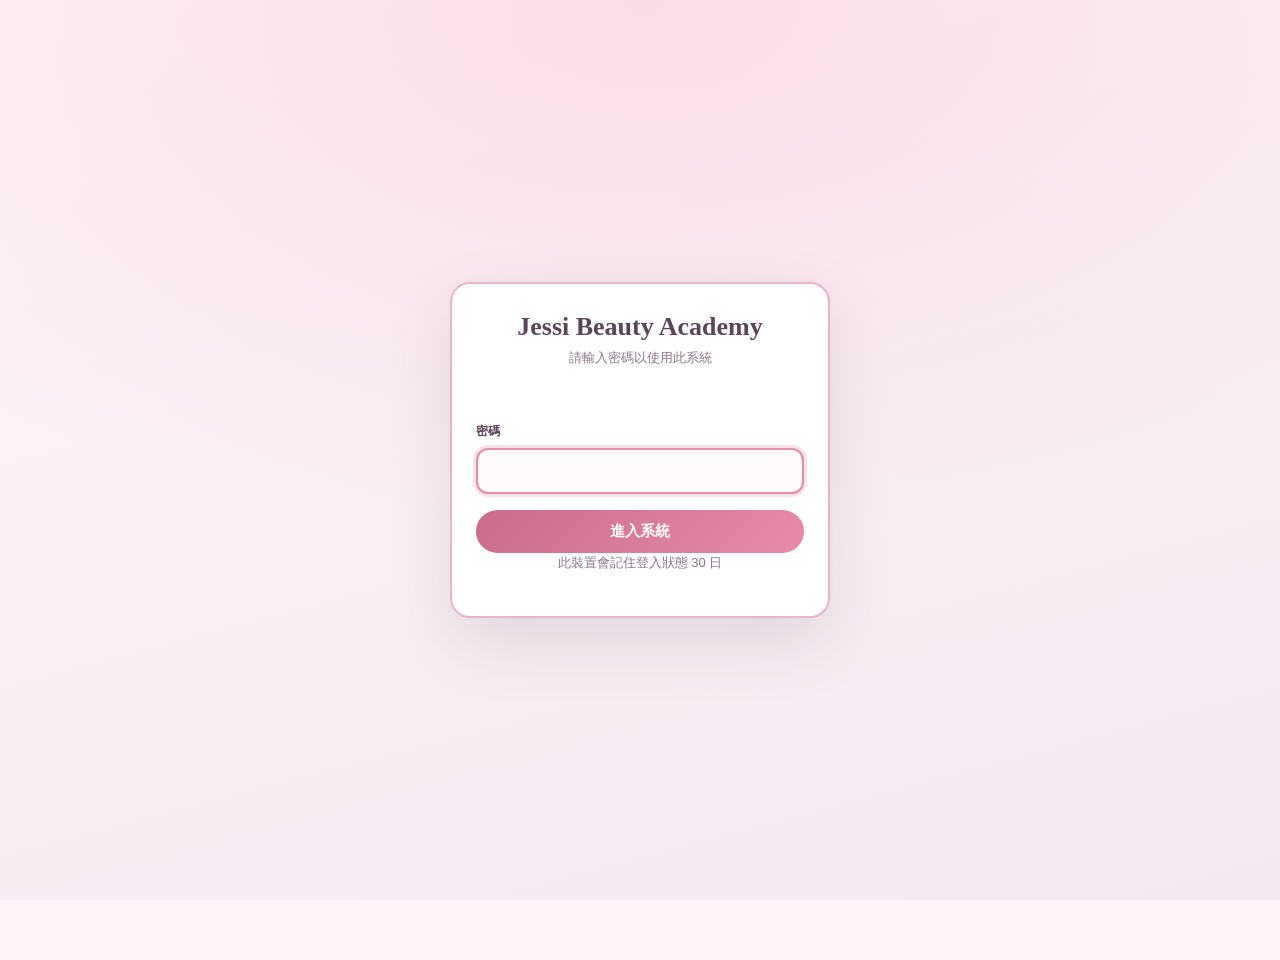
<file: reels-studio.html>
<!doctype html>
<html lang="zh-Hant">
<head>
  <meta charset="utf-8">
  <meta name="viewport" content="width=device-width, initial-scale=1">
  <meta name="theme-color" content="#c96b8a">
  <title>Jessi Beauty · Reels 拍片工作室</title>
  <link rel="manifest" href="manifest.json">
  <link rel="stylesheet" href="assets/jessi-auth.css?v=20260627a">
  <script src="assets/jessi-auth-config.js?v=20260627a"></script>
  <script src="assets/jessi-auth.js?v=20260627a"></script>
  <style>
    :root {
      --rose: #c96b8a;
      --ink: #2b2230;
      --muted: #7a6f7a;
      --paper: #fff5f8;
      --panel: #ffffff;
      --line: #ead9e2;
      --accent: #c96b8a;
      --shadow: 0 18px 48px rgba(43, 34, 48, .12);
      --radius: 10px;
      font-family: "Microsoft JhengHei", "PingFang TC", "Noto Sans TC", Arial, sans-serif;
    }
    * { box-sizing: border-box; }
    body { margin: 0; color: var(--ink); background: var(--paper); }
    .app-shell { display: grid; grid-template-columns: 280px minmax(0, 1fr); min-height: 100vh; }
    #reel-list { padding: 16px; border-right: 1px solid var(--line); }
    .reel-item { padding: 10px 12px; border-radius: 8px; cursor: pointer; border: 1px solid transparent; }
    .reel-item.active { background: #fdeaf1; border-color: var(--rose); }
    .main { padding: 20px 24px; }
    #privacy { background: #fff3cd; color: #7a5b00; padding: 8px 14px; border-radius: 8px; font-size: 13px; }
    .tabs { display: flex; gap: 8px; margin: 14px 0; }
    .tab-btn { padding: 8px 14px; border: 1px solid var(--line); background: var(--panel); border-radius: 8px; cursor: pointer; }
    .tab-btn.active { background: var(--rose); color: #fff; border-color: var(--rose); }
    .panel { display: none; }
    .panel.active { display: block; }
    .field { margin: 10px 0; }
    .field label { display: block; font-size: 13px; color: var(--muted); margin-bottom: 4px; }
    .field input, .field select, .field textarea { width: 100%; padding: 8px; border: 1px solid var(--line); border-radius: 8px; font: inherit; }
    .seg-row { display: grid; grid-template-columns: 1fr 1fr 1fr 1fr 70px 1fr auto; gap: 6px; margin: 6px 0; }
    .seg-row input { padding: 6px; border: 1px solid var(--line); border-radius: 6px; font: inherit; }
    .toolbar { display: flex; gap: 8px; flex-wrap: wrap; margin: 12px 0; }
    .toolbar button, .toolbar label { padding: 8px 12px; border-radius: 8px; border: 1px solid var(--rose); background: var(--panel); cursor: pointer; font: inherit; }
    .toolbar button.primary { background: var(--rose); color: #fff; }
    .progress { height: 8px; background: #eee; border-radius: 4px; overflow: hidden; margin: 10px 0; }
    .progress > div { height: 100%; background: var(--rose); }
    .weak { color: #c0392b; font-weight: 700; }
    @media (max-width: 720px) {
      .app-shell { grid-template-columns: 1fr; }
      #reel-list { border-right: 0; border-bottom: 1px solid var(--line); }
    }
    #ai-settings { border: 1px solid var(--line); border-radius: 8px; background: var(--panel); }
    #ai-settings > summary { padding: 8px 12px; cursor: pointer; font-weight: 700; list-style: none; }
    #ai-settings > summary::before { content: "⚙️ "; }
    .ai-settings-body { padding: 8px 12px 12px; border-top: 1px solid var(--line); }
    .ai-note { font-size: 12px; color: #7a5b00; background: #fff3cd; padding: 6px 8px; border-radius: 6px; margin: 6px 0; }
    .ai-block { border: 1px solid var(--line); border-radius: 10px; padding: 12px; margin-bottom: 14px; background: #fff8fb; }
    .ai-pick-group { margin: 10px 0; }
    .ai-pick-group h4 { margin: 6px 0; font-size: 14px; }
    .ai-pick-card { border: 1px solid var(--line); border-radius: 8px; padding: 8px 10px; margin: 6px 0; cursor: pointer; background: var(--panel); }
    .ai-pick-card.selected { border-color: var(--rose); background: #fdeaf1; }
    .ai-pick-card .reason { font-size: 12px; color: var(--muted); margin-top: 2px; }
    .ai-busy { opacity: .6; pointer-events: none; }
    #p-caption { width: 100%; min-height: 120px; font: inherit; resize: vertical; box-sizing: border-box; }
    .caption-tools { display: flex; gap: 8px; margin: 6px 0; }
    .caption-tools button { padding: 6px 12px; }
    #p-script { width: 100%; min-height: 240px; font: inherit; resize: vertical; box-sizing: border-box; }
    .script-tools { display: flex; gap: 8px; margin: 6px 0; flex-wrap: wrap; }
    .script-tools button { padding: 6px 12px; }
    .wizard-step { display: none; }
    .wizard[data-step="0"] .wizard-step[data-step-n="0"],
    .wizard[data-step="1"] .wizard-step[data-step-n="1"],
    .wizard[data-step="2"] .wizard-step[data-step-n="2"],
    .wizard[data-step="3"] .wizard-step[data-step-n="3"],
    .wizard[data-step="4"] .wizard-step[data-step-n="4"],
    .wizard[data-step="5"] .wizard-step[data-step-n="5"],
    .wizard[data-step="6"] .wizard-step[data-step-n="6"] { display: block; }
    .wizard-dots { display: flex; gap: 8px; margin: 8px 0; }
    .wizard-dot { width: 24px; height: 24px; border-radius: 50%; background: var(--line); color: #fff; display: flex; align-items: center; justify-content: center; cursor: pointer; font-size: 12px; }
    .wizard-dot.active { background: var(--accent); }
    .wizard-nav { display: flex; gap: 8px; flex-wrap: wrap; margin: 12px 0; align-items: center; }
    .hook-card { border: 1px solid var(--line); border-radius: 8px; padding: 10px; margin: 6px 0; }
    .hook-card.selected { border-color: var(--accent); background: rgba(201,107,138,0.08); }
    .hook-card .hook-type { font-size: 12px; color: var(--accent); margin-bottom: 4px; }
    .hook-card .hook-text { margin-bottom: 6px; }
    .hook-card .hook-meta { font-size: 12px; color: var(--muted); margin: 2px 0; }
    .hook-card .use-hook { padding: 4px 10px; border-radius: 6px; border: 1px solid var(--rose); background: var(--panel); cursor: pointer; font: inherit; }
    .interaction-goal { padding: 8px; border: 1px dashed var(--line); border-radius: 8px; background: #fff8fb; }
    .goal-hint { font-size: 12px; color: var(--muted); }
    .review-issue { border-left: 3px solid var(--line); padding: 6px 10px; margin: 6px 0; }
    .review-issue.sev-高 { border-color: #d44; }
    .review-issue.sev-中 { border-color: #e80; }
    .review-issue.sev-低 { border-color: var(--line); }
    .review-issue .area { font-weight: bold; }
    .review-issue .sev { font-size: 11px; float: right; color: var(--muted); }
    .review-issue .problem { font-size: 13px; margin-top: 2px; }
    .polished-block { margin-top: 10px; }
    .polished-block label { display: block; font-size: 13px; color: var(--muted); margin-bottom: 4px; }
    .polished-block textarea { width: 100%; padding: 8px; border: 1px solid var(--line); border-radius: 8px; font: inherit; box-sizing: border-box; }
    .polished-block button { margin-top: 4px; padding: 6px 12px; border-radius: 8px; border: 1px solid var(--rose); background: var(--panel); cursor: pointer; }
    .idea-batch-panel { margin-top: 10px; padding: 10px; border: 1px solid var(--line); border-radius: 8px; background: var(--panel); }
    .idea-batch-panel[hidden] { display: none; }
    .idea-batch-toolbar { display: flex; gap: 8px; align-items: center; flex-wrap: wrap; margin: 8px 0; }
    .idea-batch-note { font-size: 12px; color: var(--muted); }
    .idea-draft-count { font-size: 12px; color: var(--muted); margin: 4px 0; }
    .idea-empty { color: var(--muted); font-size: 13px; }
    .idea-draft-group { margin: 8px 0; }
    .idea-group-title { font-size: 12px; color: var(--accent); margin-bottom: 4px; }
    .idea-draft-card { display: flex; gap: 8px; border: 1px solid var(--line); border-radius: 8px; padding: 8px; margin: 4px 0; }
    .idea-draft-card.selected { border-color: var(--accent); background: rgba(201,107,138,0.08); }
    .idea-draft-check { flex: 0 0 auto; }
    .idea-draft-body { flex: 1 1 auto; }
    .idea-draft-title { font-weight: 700; }
    .idea-draft-core { font-size: 13px; margin-top: 2px; }
    .idea-draft-rationale { font-size: 12px; color: var(--muted); margin-top: 2px; }
    .video-prompt-block { border: 1px solid var(--line); border-radius: 8px; padding: 8px 10px; margin: 6px 0; }
    .video-prompt-block label { font-size: 12px; color: var(--muted); display: block; margin-top: 4px; }
    .video-prompt-block textarea { width: 100%; min-height: 60px; font: inherit; resize: vertical; box-sizing: border-box; }
    .video-prompt-meta { font-size: 12px; color: var(--muted); margin: 2px 0; }
    .carousel-slide { border: 1px solid var(--line); border-radius: 8px; padding: 8px 10px; margin: 6px 0; }
    .carousel-slide .slide-type { font-size: 12px; color: var(--accent); margin-bottom: 4px; }
    .carousel-slide input, .carousel-slide textarea { width: 100%; font: inherit; box-sizing: border-box; margin: 2px 0; }
    .carousel-slide textarea { min-height: 50px; resize: vertical; }
    .asset-note { width: 100%; min-height: 50px; font: inherit; resize: vertical; box-sizing: border-box; }
    .confirm-bar { display: flex; gap: 8px; flex-wrap: wrap; margin: 8px 0; }
    .confirm-bar button { padding: 6px 12px; }
    .app-toast { position: fixed; top: 16px; right: 16px; z-index: 9999; max-width: 320px; padding: 10px 14px; border-radius: 8px; font-size: 14px; box-shadow: 0 4px 16px rgba(0,0,0,.18); background: #2a2230; color: #fff; cursor: pointer; }
    .app-toast.error { background: #b3261e; }
    .app-toast.update { background: #c96b8a; }
    .app-toast.info { background: #2a2230; }
    .ai-btn-loading { position: relative; padding-left: 28px; cursor: progress; }
    .ai-btn-loading::before { content: ""; position: absolute; left: 8px; top: 50%; width: 12px; height: 12px; margin-top: -6px; border: 2px solid rgba(255,255,255,.35); border-top-color: #fff; border-radius: 50%; animation: ai-spin 0.8s linear infinite; }
    @keyframes ai-spin { to { transform: rotate(360deg); } }
    .ai-cancel-btn { margin-left: 8px; padding: 4px 12px; font-size: 13px; background: #b3261e; color: #fff; border: none; border-radius: 6px; cursor: pointer; }
    .ai-cancel-btn:hover { background: #9a211a; }
    .saved-indicator { position: fixed; bottom: 16px; right: 16px; z-index: 9998; padding: 6px 12px; border-radius: 6px; font-size: 13px; background: #2e7d32; color: #fff; opacity: 0; transition: opacity .25s ease; pointer-events: none; }
    .saved-indicator.show { opacity: 1; }
    .status-badge { display: inline-block; padding: 1px 6px; border-radius: 8px; font-size: 11px; color: #fff; cursor: pointer; background: #7a6f7a; }
    .status-badge[data-status="readyShoot"] { background: #c96b8a; }
    .status-badge[data-status="shooting"] { background: #e8a33d; }
    .status-badge[data-status="readyEdit"] { background: #8a5cd8; }
    .status-badge[data-status="readyPublish"] { background: #3d8ae8; }
    .status-badge[data-status="published"] { background: #2e7d32; }
    .status-badge[data-status="scored"] { background: #5a5a5a; }
    .status-badge:hover { opacity: .85; }
    .status-picker { position: absolute; z-index: 9999; background: #fff; border: 1px solid var(--rose); border-radius: 8px; padding: 8px; box-shadow: 0 4px 12px rgba(0,0,0,.15); display: flex; flex-direction: column; gap: 4px; min-width: 120px; }
    .status-picker-title { font-size: 12px; color: #7a6f7a; margin-bottom: 2px; }
    .status-picker-empty { font-size: 12px; color: #7a6f7a; padding: 4px; }
    .status-pick-btn { padding: 4px 10px; border: 1px solid #ddd; border-radius: 6px; background: #fff; cursor: pointer; font-size: 13px; }
    .status-pick-btn:hover { background: #fdeaf1; border-color: var(--rose); }
    .status-pick-close { padding: 4px 10px; border: 0; border-radius: 6px; background: #eee; cursor: pointer; font-size: 12px; }
    .reel-overview { padding: 6px 10px; font-size: 12px; color: #5a505a; display: flex; flex-wrap: wrap; gap: 6px; align-items: center; border-bottom: 1px dashed #e8dfe5; }
    .ov-total { font-weight: 700; color: #3a303a; }
    .ov-chip { padding: 1px 6px; border-radius: 8px; font-size: 11px; color: #fff; }
 .ov-chip[data-status="planning"] { background: #7a6f7a; }
    .ov-chip[data-status="readyShoot"] { background: #c96b8a; }
    .ov-chip[data-status="shooting"] { background: #e8a33d; }
    .ov-chip[data-status="readyEdit"] { background: #8a5cd8; }
    .ov-chip[data-status="readyPublish"] { background: #3d8ae8; }
    .ov-chip[data-status="published"] { background: #2e7d32; }
    .ov-chip[data-status="scored"] { background: #5a5a5a; }
    .reel-list-controls { padding: 6px 10px; display: flex; flex-direction: column; gap: 4px; border-bottom: 1px solid #e8dfe5; }
    .reel-list-controls input, .reel-list-controls select { font-size: 12px; padding: 3px 6px; border: 1px solid #ddd; border-radius: 6px; }
    .publish-section { border: 1px solid #e8dfe5; border-radius: 8px; padding: 10px; margin-bottom: 12px; background: #faf6f8; }
    .publish-section h4 { margin: 0 0 8px; font-size: 14px; color: var(--rose); }
    .publish-engagement { display: grid; grid-template-columns: repeat(auto-fit, minmax(110px, 1fr)); gap: 6px; }
    .pub-at { font-size: 13px; color: #5a505a; }
    .asset-card { border: 1px solid #e8dfe5; border-radius: 8px; padding: 10px; margin-top: 8px; background: #faf6f8; }
    .asset-card-actions { margin: 4px 0; }
    .asset-card-actions button { padding: 4px 12px; border: 1px solid var(--rose); border-radius: 6px; background: #fff; color: var(--rose); cursor: pointer; font-size: 13px; }
    .asset-card-actions button:hover { background: #fdeaf1; }
    .asset-preview { margin: 6px 0; min-height: 0; }
    .asset-preview img { max-width: 100%; max-height: 160px; border-radius: 6px; border: 1px solid #e8dfe5; }
  </style>
</head>
<body>
  <p id="privacy">⚠️ 私隱提醒：唔好輸入客人全名、電話、完整對話或相片。</p>
  <div id="app-toast" class="app-toast" hidden></div>
  <div id="saved-indicator" class="saved-indicator" hidden>✓ 已儲存</div>
  <div class="app-shell">
    <aside id="reel-list">
      <div class="toolbar">
        <button type="button" class="primary" id="new-reel">+ 新增 Reel</button>
        <button type="button" id="open-idea-batch">批量出 Idea</button>
        <button type="button" id="save-template">存做模板</button>
        <button type="button" id="new-from-template">由模板開新</button>
        <button type="button" id="duplicate-reel">複製</button>
        <button type="button" id="delete-reel">刪除</button>
      </div>
      <div id="reel-overview" class="reel-overview"></div>
      <div class="reel-list-controls">
        <input id="reel-search" type="search" placeholder="搵 reel（標題/結構）">
        <select id="reel-status-filter">
          <option value="all">全部狀態</option>
          <option value="planning">策劃</option>
          <option value="readyShoot">待拍</option>
          <option value="shooting">拍攝中</option>
          <option value="readyEdit">待剪</option>
          <option value="readyPublish">待發佈</option>
          <option value="published">已發佈</option>
          <option value="scored">已復盤</option>
        </select>
        <select id="reel-sort">
          <option value="updated">按更新時間</option>
          <option value="created">按建立時間</option>
          <option value="status">按狀態</option>
        </select>
      </div>
      <div id="reel-items"></div>
      <div id="template-library-panel" class="idea-batch-panel" hidden></div>
      <div id="idea-batch-panel" class="idea-batch-panel" hidden>
        <div class="field"><label>主題</label><input id="idea-batch-topic" placeholder="例如 暗黃泛紅 / 痘印 / 底妝唔貼"></div>
        <div class="field"><label>重點提示（選填）</label><input id="idea-batch-core" placeholder="想強調嘅角度或賣點，可唔填"></div>
        <div class="idea-batch-toolbar">
          <button type="button" class="primary" id="ai-generate-ideas">AI 生成 Idea</button>
          <span class="idea-batch-note">品牌資料 + 受眾已自動套用</span>
        </div>
        <div id="idea-draft-count" class="idea-draft-count"></div>
        <div id="idea-drafts"></div>
        <div class="idea-batch-toolbar">
          <button type="button" id="clear-idea-drafts">全清勾選</button>
          <button type="button" class="primary" id="create-reels-from-drafts" disabled>建立選中嘅 reel</button>
        </div>
      </div>
    </aside>
    <main class="main">
      <div id="reel-toolbar" class="toolbar">
        <button type="button" id="import-theme">從今週主題帶入</button>
        <button type="button" class="primary" id="copy-ai-brief">複製 AI 拍片 brief</button>
        <button type="button" id="export-json">匯出 JSON</button>
        <label>匯入 JSON <input type="file" id="import-json" accept=".json" hidden></label>
          <details id="ai-settings">
            <summary>AI 設定</summary>
            <div class="ai-settings-body">
              <p class="ai-note">API key 只存本機瀏覽器，只會直接傳去 Google Gemini API。</p>
              <div class="field"><label>Gemini API key</label><input type="password" id="ai-api-key" placeholder="AIza..."></div>
              <div class="field"><label>模型</label>
                <select id="ai-model">
                  <option value="gemini-2.5-flash" selected>gemini-2.5-flash（快、免費額）</option>
                  <option value="gemini-2.5-pro">gemini-2.5-pro</option>
                  <option value="gemini-2.0-flash">gemini-2.0-flash</option>
                </select>
              </div>
              <button type="button" id="ai-save-config">儲存設定</button>
            </div>
          </details>
          <details id="backup-panel">
            <summary>備份與還原</summary>
            <div class="ai-settings-body">
              <p class="ai-note">每次改動會自動備份到瀏覽器 IndexedDB（保留最近 20 個）。可手動還原。</p>
              <button type="button" id="backup-now">立即備份</button>
              <div id="backup-list"></div>
            </div>
          </details>
      </div>
      <div class="tabs">
        <button type="button" class="tab-btn active" data-tab="plan-panel">策劃</button>
        <button type="button" class="tab-btn" data-tab="shoot-panel">拍攝日</button>
        <button type="button" class="tab-btn" data-tab="review-panel">復盤</button>
      </div>
      <section id="plan-panel" class="panel active"></section>
      <section id="shoot-panel" class="panel"></section>
      <section id="review-panel" class="panel"></section>
    </main>
  </div>
  <script>
    const STORAGE = "jessi-reels-studio-v1";
    const SHARED_CONTEXT_KEY = "jessi-shared-context";
    const SCHEMA_VERSION = 1;
    const REEL_SCHEMA_VERSION = 5;

    const REEL_STATUSES = ["planning", "readyShoot", "shooting", "readyEdit", "readyPublish", "published", "scored"];
    const STATUS_LABELS = {
      planning: "策劃",
      readyShoot: "待拍",
      shooting: "拍攝中",
      readyEdit: "待剪",
      readyPublish: "待發佈",
      published: "已發佈",
      scored: "已復盤"
    };
    const STATUS_COLORS = {
      planning: "#7a6f7a",
      readyShoot: "#c96b8a",
      shooting: "#e8a33d",
      readyEdit: "#8a5cd8",
      readyPublish: "#3d8ae8",
      published: "#2e7d32",
      scored: "#5a5a5a"
    };

    function canTransition(from, to) {
      const i = REEL_STATUSES.indexOf(from);
      const j = REEL_STATUSES.indexOf(to);
      if (i < 0 || j < 0) return false;
      return Math.abs(i - j) === 1;
    }
    const CONFIG_KEY = "jessi-reels-gemini-config";
    const GEMINI_ENDPOINT = "https://generativelanguage.googleapis.com/v1beta/models/";
    const DEFAULT_MODEL = "gemini-2.5-flash";
    const STRUCTURES = ["反差型", "清單型", "結果先行型", "問題解答型", "拆解型", "錯誤型", "教學型", "故事型", "對比型", "步驟型"];
    const ANGLES = ["前後對比", "常見錯誤", "秘密技巧", "迷思破解", "步驟拆解", "過來人經驗", "反直覺真相", "清單盤點"];
    const LENGTH_SECONDS = [15, 25, 30, 45, 60, 90, 120];
    const SUBTITLE_STYLES = ["大字重點", "逐句跟讀", "標題＋關鍵字", "純VO無字幕", "KV字卡"];
    const HOOK_TYPES = ["痛點版", "反差版", "結果版", "好奇版", "錯誤版", "清單版", "問題版", "否定常識版", "身份認同版", "直接命令版"];
    const HOOK_FORMULAS = [
      "你以為＿＿，其實＿＿。",
      "如果你＿＿，可能唔係因為＿＿，而係＿＿。",
      "大部分人做＿＿，都忽略咗＿＿。",
      "想＿＿，先唔好急住＿＿。",
      "我會建議你先改＿＿，而唔係＿＿。",
      "＿＿之前，你一定要知道呢件事。",
      "呢個位唔改，你做幾多都好易冇效果。"
    ];
    const CTA_VARIANTS = {
      留言: ["你中咗幾多個？留個數字", "你係 A 定 B？留言講", "你最常卡喺邊個位？", "你想我下一條講 A 定 B？"],
      save: ["save 低呢條，下次跟住做", "save 低下次睇返", "呢個框架遲啲用得返，save 先"],
      share: ["send 畀一個成日卡住嘅朋友", "轉畀你覺得會需要嘅人", "send 畀身邊都係咁嘅人"]
    };
    const AUDIENCE = "化妝都覺得塊面唔乾淨、粉底唔貼、想淡妝但唔敢淡妝嘅女士（香港）";
    const BRAND_REFERENCE = [
      "品牌：JESSI BEAUTY（Jessi Glow｜素顏底色重整療程）。目標客：化妝都覺得塊面唔乾淨、粉底唔貼、泛紅痘印遮極都見、素顏冇精神、想淡妝但唔敢淡妝嘅女士（唔寫死年齡）。",
      "固定教育句：底色唔乾淨 = 暗黃、泛紅、痘印、膚色花、毛孔陰影、粗糙反光差，令塊面望落灰、濁、化妝都唔貼。",
      "語氣：專業、高級、溫柔、可信、唔 hard sell；廣東話為主。客人怕誇張、怕被 sell、怕假，想自然、想有人專業分析底色。",
      "差異化：三層底色重整——清底（Dactor Peel）× 修色（CC Glow）× 養光（Mask+燈），唔靠一部機，要分層處理。",
      "主賣：Jessi Glow 素顏底色重整療程（內容主推）= Dactor Peel 清底 + CC Glow 修色 + Mask+燈 養光；療程 5 步：皮膚分析→清潔→Dactor Peel→CC Glow→Mask+燈；試做 $680（不含燈）/$980（含燈），原價 $1,980。",
      "CC Glow 唔係粉底，係帶天然色素嘅護膚精華（RH寡肽/熊果素/玻尿酸）；5 色號 101-105 + 110 保濕精華。迷思教育可講「CC Glow 不是傳統駐顏粉底」。",
      "輔助療程（保留資料，唔好當內容主推）：Focus Dual（RF 微針+HIFU，單頭 $1,980/雙頭 $3,680，提拉緊緻）、Glaskin 玻璃肌（$1,980，亮澤水光）、Pico 三文治（$980，淡斑）、RP 精華定制處方、Aqual Peel、HD 海藻矽針、無針破壁+外泌體等。",
      "Claim-Safety（香港法規，必守）：唔好講「保證見效/永久/一次淡斑/即時底色變白/醫治根治/無痛/瘦面減脂/取代手術」；改成「效果因人而異/有助改善/持續護理有助維持/舒適度因人而異」。Dactor Peel 對外講「低刺激、無酸類剝脫感、含乳酸菌萃取幫助膚況穩定」，唔好講「無化學成分/抗炎抗菌/治療濕疹/療效倍數」。",
      "核心 Offer + CTA：主 CTA 係「30 分鐘免費皮膚分析」（儀器檢測+專人講解，可只分析唔買；分析重點係分清你係暗黃型/泛紅型/痘印型/毛孔型）。兩步式：內容共鳴→留言/DM 關鍵字→客服 send 3 條自測問題→免費分析→WhatsApp 預約。常見關鍵字：暗黃/泛紅/痘印/底妝唔貼/分析。",
      "價錢/試做價留到後段（免費分析後、Week 3-4）先講，唔好一開波 sell 價。",
      "AI 只可以用呢份資料嘅療程名、價錢、定位，唔准自己作療效、價錢、療程名。"
    ].join("\n");
    function refBlock(r) {
      return [
        "【品牌資料（只用嚟限制療程名/價錢/claim-safety，唔准作療程/價錢/療效；亦唔好用嚟決定內容主題方向——內容永遠以用家輸入嘅主題為準；如果主題同品牌資料嘅療程無直接關連，就圍繞主題本身出內容，唔好將主題強行拉去底色/暗黃/泛紅/痘印/毛孔等品牌預設方向）】",
        BRAND_REFERENCE,
        r.reference && r.reference.trim() ? "【用家補充參考資料】\n" + r.reference.trim() : ""
      ].filter(Boolean).join("\n");
    }
    const SCORE_KEYS = ["hook", "retention", "rhythm", "subtitle", "audio", "ctaClarity", "shareability"];
    const SCORE_LABELS = {
      hook: "頭 2 秒留人", retention: "整體留存", rhythm: "節奏密度",
      subtitle: "字幕清晰", audio: "收音質素", ctaClarity: "CTA 清晰", shareability: "save/share 價值"
    };
    const CHECKLIST_KEYS = [
      "hook2s", "oneMessage", "vertical916", "centerSubject", "shortShots",
      "clearAudio", "subtitle", "trimDead", "musicLicense", "lengthFit",
      "remember1", "remember2", "remember3", "remember4", "remember5", "remember6", "remember7",
      "structIntro", "structBody", "structEnd"
    ];
    const CHECKLIST_LABELS = {
      hook2s: "頭 1–2 秒有鉤子",
      oneMessage: "一條片只講一個重點",
      vertical916: "9:16 直片拍攝",
      centerSubject: "人/字/重點畫面放中間",
      shortShots: "拍多啲短鏡頭（0.5–2 秒）",
      clearAudio: "聲音要清過畫面",
      subtitle: "一定要落字幕",
      trimDead: "剪走所有「等」嘅位",
      musicLicense: "音樂要睇 license（唔好亂用熱門歌）",
      lengthFit: "片長冇廢話最好",
      remember1: "開頭 2 秒要有鉤子",
      remember2: "一條片只講一件事",
      remember3: "9:16 直拍，主體放中間",
      remember4: "剪走廢位，節奏要密",
      remember5: "字幕一定要清楚",
      remember6: "商業內容音樂要睇 license",
      remember7: "每週固定測試 hook/片長/封面/caption/發布時間",
      structIntro: "開頭鉤子已寫",
      structBody: "3 個段落已填",
      structEnd: "總結 + CTA 已填"
    };
    const TECHNIQUE_KEYS = CHECKLIST_KEYS.slice(0, 10);
    const REMEMBER_KEYS = CHECKLIST_KEYS.slice(10, 17);
    const STRUCT_KEYS = CHECKLIST_KEYS.slice(17);

    function uid() {
      return "r_" + Date.now().toString(36) + Math.random().toString(36).slice(2, 6);
    }

    function newReel() {
      const now = new Date().toISOString();
      const reel = {
        id: uid(),
        createdAt: now,
        updatedAt: now,
        status: "planning",
        title: "",
        structure: "反差型",
        hook: "",
        audience: AUDIENCE,
        tone: "香港廣東話、自然、簡短",
        hookTypeSel: "全部",
        hookFormulaSel: "AI 自動揀",
        hookCandidates: [],
        hookCandidatesAt: null,
        interactionGoal: "",
        contentDirection: "",
        contentDirectionAt: null,
        directionCandidates: [],
        scriptReview: null,
        scriptReviewAt: null,
        coreMessage: "",
        reference: "",
        segments: [{ label: "", shot: "", voiceover: "", subtitle: "", durationSec: 0, note: "" }],
        summary: "",
        cta: "",
        caption: "",
        hashtags: [],
        coverText: "",
        checklist: {},
        score: {},
        scoreNotes: "",
        publishedAt: null,
        publishedUrl: "",
        publishedPlatform: "",
        views: null,
        likes: null,
        saves: null,
        comments: null,
        aiOptions: null,
        aiPicks: { structure: null, angle: null, lengthSec: null, subtitleStyle: null, ctaStyle: null, broll: null },
        aiGeneratedAt: null,
        scriptText: "",
        videoPrompts: [],
        videoMasterPrompt: "",
        videoOverallStyle: "",
        videoPromptAt: null,
        videoAssetNote: "",
        videoAssetUrl: "",
        videoAssetStatus: "待生成",
        carousel: [],
        carouselAt: null,
        carouselConfirmedAt: null,
        imagePrompts: [],
        imagePromptAt: null,
        imageAssetNote: "",
        imageAssetUrl: "",
        imageAssetStatus: "待生成",
        wizardStep: 0
      };
      for (const k of CHECKLIST_KEYS) reel.checklist[k] = false;
      for (const k of SCORE_KEYS) reel.score[k] = 0;
      return reel;
    }

    function inferWizardStep(merged) {
      if (merged.scriptReview) return 3;
      if (merged.aiGeneratedAt) return 2;
      if (merged.aiOptions) return 1;
      return 0;
    }

    function migrateReelToV3(r) {
      const out = { ...r };
      if (typeof out.contentDirection !== "string") out.contentDirection = "";
      if (out.contentDirectionAt === undefined) out.contentDirectionAt = null;
      if (!Array.isArray(out.directionCandidates)) out.directionCandidates = [];
      if (r.wizardStep === undefined) {
        out.wizardStep = inferWizardStep(out);
      } else if (r.wizardStep >= 1 && r.wizardStep <= 3) {
        out.wizardStep = r.wizardStep - 1;
      } else {
        out.wizardStep = r.wizardStep;
      }
      return out;
    }

    function migrateReelToV4(r) {
      const out = { ...r };
      if (!Array.isArray(out.videoPrompts)) out.videoPrompts = [];
      if (typeof out.videoMasterPrompt !== "string") out.videoMasterPrompt = "";
      if (typeof out.videoOverallStyle !== "string") out.videoOverallStyle = "";
      if (out.videoPromptAt === undefined) out.videoPromptAt = null;
      if (typeof out.videoAssetNote !== "string") out.videoAssetNote = "";
      if (!Array.isArray(out.carousel)) out.carousel = [];
      if (out.carouselAt === undefined) out.carouselAt = null;
      if (out.carouselConfirmedAt === undefined) out.carouselConfirmedAt = null;
      if (!Array.isArray(out.imagePrompts)) out.imagePrompts = [];
      if (out.imagePromptAt === undefined) out.imagePromptAt = null;
      if (typeof out.imageAssetNote !== "string") out.imageAssetNote = "";
      return out;
    }

    function migrateReelToV5(r) {
      const out = { ...r };
      if (!REEL_STATUSES.includes(out.status)) out.status = "planning";
      if (typeof out.publishedUrl !== "string") out.publishedUrl = "";
      if (typeof out.publishedPlatform !== "string") out.publishedPlatform = "";
      if (out.views === undefined || out.views === null) out.views = null;
      if (out.likes === undefined || out.likes === null) out.likes = null;
      if (out.saves === undefined || out.saves === null) out.saves = null;
      if (out.comments === undefined || out.comments === null) out.comments = null;
      if (typeof out.videoAssetUrl !== "string") out.videoAssetUrl = "";
      if (typeof out.videoAssetStatus !== "string") out.videoAssetStatus = "待生成";
      if (typeof out.imageAssetUrl !== "string") out.imageAssetUrl = "";
      if (typeof out.imageAssetStatus !== "string") out.imageAssetStatus = "待生成";
      return out;
    }

    function normalize(state) {
      if (!state || typeof state !== "object") state = { reels: [], activeReelId: null };
      if (!Array.isArray(state.reels)) state.reels = [];
      if (state.reelsSchemaVersion === undefined || state.reelsSchemaVersion < 3) {
        state.reels = state.reels.map((r) => migrateReelToV3(r));
        state.reelsSchemaVersion = 3;
      }
      if (state.reelsSchemaVersion < 4) {
        state.reels = state.reels.map((r) => migrateReelToV4(r));
        state.reelsSchemaVersion = 4;
      }
      if (state.reelsSchemaVersion < 5) {
        state.reels = state.reels.map((r) => migrateReelToV5(r));
        state.reelsSchemaVersion = 5;
      }
      state.reels = state.reels.map((r) => {
        const base = newReel();
        const merged = { ...base, ...r };
        if (!REEL_STATUSES.includes(merged.status)) merged.status = "planning";
        merged.checklist = { ...base.checklist, ...(r.checklist || {}) };
        merged.score = { ...base.score, ...(r.score || {}) };
        if (!Array.isArray(merged.segments) || !merged.segments.length) {
          merged.segments = [{ label: "", shot: "", voiceover: "", subtitle: "", durationSec: 0, note: "" }];
        }
        merged.segments = merged.segments.map((s) => ({
          label: s.label || "",
          shot: s.shot || "",
          voiceover: s.voiceover || "",
          subtitle: s.subtitle || "",
          durationSec: Number(s.durationSec) || 0,
          note: s.note || ""
        }));
        if (!Array.isArray(merged.hashtags)) merged.hashtags = [];
        if (!Array.isArray(merged.hookCandidates)) merged.hookCandidates = [];
        if (typeof merged.interactionGoal !== "string") merged.interactionGoal = "";
        if (typeof merged.hookFormulaSel !== "string") merged.hookFormulaSel = "AI 自動揀";
        merged.audience = AUDIENCE;
        if (typeof merged.reference !== "string") merged.reference = "";
        if (!Array.isArray(merged.directionCandidates)) merged.directionCandidates = [];
        if (typeof merged.contentDirection !== "string") merged.contentDirection = "";
        if (merged.contentDirectionAt === undefined) merged.contentDirectionAt = null;
        if (merged.scriptReview !== null && typeof merged.scriptReview !== "object") merged.scriptReview = null;
        if (!merged.aiPicks || typeof merged.aiPicks !== "object") merged.aiPicks = {};
        const ap = merged.aiPicks;
        if (ap.subtitleStyle && typeof ap.subtitleStyle === "object") {
          ap.subtitleStyle = ap.subtitleStyle.subtitleStyle || null;
        }
        if (ap.structureAngle && !ap.structure) {
          ap.structure = ap.structureAngle?.structure || null;
          ap.angle = ap.structureAngle?.angle || null;
        }
        if (ap.lengthStyle && !("lengthSec" in ap)) {
          ap.lengthSec = ap.lengthStyle?.lengthSec ?? null;
          ap.subtitleStyle = ap.lengthStyle?.subtitleStyle ?? ap.subtitleStyle ?? null;
        }
        delete ap.structureAngle;
        delete ap.lengthStyle;
        ap.structure ??= null;
        ap.angle ??= null;
        ap.lengthSec ??= null;
        ap.subtitleStyle ??= null;
        ap.ctaStyle ??= null;
        ap.broll ??= null;
        if (ap.structure) merged.structure = ap.structure;
        return merged;
      });
      if (!Array.isArray(state.ideaDrafts)) state.ideaDrafts = [];
      if (!state.ideaBatchSchemaVersion) state.ideaBatchSchemaVersion = 1;
      if (!state.reelListPrefs || typeof state.reelListPrefs !== "object") state.reelListPrefs = { q: "", statusFilter: "all", sort: "updated" };
      if (typeof state.reelListPrefs.q !== "string") state.reelListPrefs.q = "";
      if (typeof state.reelListPrefs.statusFilter !== "string") state.reelListPrefs.statusFilter = "all";
      if (typeof state.reelListPrefs.sort !== "string") state.reelListPrefs.sort = "updated";
      if (state.activeReelId && !state.reels.find((r) => r.id === state.activeReelId)) {
        state.activeReelId = state.reels[0]?.id || null;
      }
      if (!state.activeReelId && state.reels.length) state.activeReelId = state.reels[0].id;
      if (!Array.isArray(state.templates)) state.templates = [];
      if (!state.templatesSchemaVersion) state.templatesSchemaVersion = 1;
      return state;
    }

    function loadReels() {
      try {
        return normalize(JSON.parse(localStorage.getItem(STORAGE) || "{}"));
      } catch {
        return normalize({});
      }
    }

    function saveReels(state) {
      try {
        localStorage.setItem(STORAGE, JSON.stringify(state));
        scheduleBackup();
        showSavedIndicator();
        return true;
      } catch (e) {
        if (isQuotaError(e)) {
          showToast("儲存失敗：瀏覽器空間不足，自動匯出備份中…", "error");
          try { exportJson(); } catch {}
          alert("localStorage 空間不足，已自動匯出備份。請清理舊 reel 或匯入備份後再繼續。");
        } else {
          showToast("儲存失敗，請再試", "error");
        }
        return false;
      }
    }

    let state = loadReels();

    function activeReel() {
      return state.reels.find((r) => r.id === state.activeReelId) || null;
    }

    function addReel() {
      const reel = newReel();
      state.reels.push(reel);
      state.activeReelId = reel.id;
      saveReels(state);
      renderReelList();
      renderPlan();
      renderShootChecklist();
      renderReview();
    }

    function renderOverview() {
      const el = document.getElementById("reel-overview");
      if (!el) return;
      const counts = {};
      for (const s of REEL_STATUSES) counts[s] = 0;
      for (const r of state.reels) counts[r.status] = (counts[r.status] || 0) + 1;
      const chips = REEL_STATUSES.filter((s) => counts[s] > 0)
        .map((s) => `<span class="ov-chip" data-status="${s}">${STATUS_LABELS[s]} ${counts[s]}</span>`)
        .join("");
      el.innerHTML = `<span class="ov-total">${state.reels.length} 條 reel</span>${chips}`;
    }

    function renderReelList() {
      const box = document.getElementById("reel-items");
      renderOverview();
      const prefs = state.reelListPrefs || { q: "", statusFilter: "all", sort: "updated" };
      let list = state.reels.slice();
      const q = (prefs.q || "").trim().toLowerCase();
      if (q) list = list.filter((r) => (r.title || "").toLowerCase().includes(q) || (r.structure || "").toLowerCase().includes(q));
      if (prefs.statusFilter && prefs.statusFilter !== "all") list = list.filter((r) => r.status === prefs.statusFilter);
      if (prefs.sort === "created") list.sort((a, b) => (a.createdAt || "").localeCompare(b.createdAt || ""));
      else if (prefs.sort === "status") list.sort((a, b) => REEL_STATUSES.indexOf(a.status) - REEL_STATUSES.indexOf(b.status));
      else list.sort((a, b) => (b.updatedAt || "").localeCompare(a.updatedAt || ""));
      if (!state.reels.length) {
        box.innerHTML = '<p style="color:#7a6f7a;font-size:13px">未有 Reel，撳「+ 新增 Reel」開始。</p>';
        return;
      }
      if (!list.length) {
        box.innerHTML = '<p style="color:#7a6f7a;font-size:13px">冇符合嘅 Reel。</p>';
        return;
      }
      box.innerHTML = list
        .map(
          (r) =>
            `<div class="reel-item${r.id === state.activeReelId ? " active" : ""}" data-id="${r.id}">` +
            `<div style="font-weight:700">${escapeHtml(r.title || "（未命名）")}</div>` +
            `<div style="font-size:12px;color:#7a6f7a">${r.structure} · <span class="status-badge" data-status="${r.status}" data-id="${r.id}" title="撳切換狀態">${STATUS_LABELS[r.status] || r.status}</span> · Step ${(r.wizardStep || 0) + 1}/7</div>` +
            `</div>`
        )
        .join("");
      box.querySelectorAll(".reel-item").forEach((el) => {
        el.addEventListener("click", () => {
          state.activeReelId = el.dataset.id;
          saveReels(state);
          renderReelList();
          renderPlan();
          renderShootChecklist();
          renderReview();
        });
      });
      box.querySelectorAll(".status-badge").forEach((el) => {
        el.addEventListener("click", (e) => {
          e.stopPropagation();
          const r = state.reels.find((x) => x.id === el.dataset.id);
          if (r) renderStatusPicker(r, el);
        });
      });
    }

    function bindReelListControls() {
      const prefs = state.reelListPrefs || { q: "", statusFilter: "all", sort: "updated" };
      const qEl = document.getElementById("reel-search");
      const fEl = document.getElementById("reel-status-filter");
      const sEl = document.getElementById("reel-sort");
      if (qEl) {
        qEl.value = prefs.q || "";
        let _searchTimer = null;
        qEl.addEventListener("input", () => {
          state.reelListPrefs.q = qEl.value;
          clearTimeout(_searchTimer);
          _searchTimer = setTimeout(() => { saveReels(state); renderReelList(); }, 200);
        });
      }
      if (fEl) { fEl.value = prefs.statusFilter || "all"; fEl.addEventListener("change", () => { state.reelListPrefs.statusFilter = fEl.value; saveReels(state); renderReelList(); }); }
      if (sEl) { sEl.value = prefs.sort || "updated"; sEl.addEventListener("change", () => { state.reelListPrefs.sort = sEl.value; saveReels(state); renderReelList(); }); }
    }

    function renderStatusPicker(r, anchorEl) {
      const existing = document.getElementById("status-picker");
      if (existing) existing.remove();
      const opts = REEL_STATUSES.filter((s) => s !== r.status && canTransition(r.status, s));
      const wrap = document.createElement("div");
      wrap.innerHTML =
        `<div id="status-picker" class="status-picker">` +
        `<div class="status-picker-title">轉去：</div>` +
        (opts.length
          ? opts.map((s) => `<button type="button" class="status-pick-btn" data-status="${s}">${STATUS_LABELS[s]}</button>`).join("")
          : `<div class="status-picker-empty">已到盡頭，冇可切換狀態。</div>`) +
        `<button type="button" class="status-pick-close">取消</button>` +
        `</div>`;
      const pop = wrap.firstElementChild;
      document.body.appendChild(pop);
      const rect = anchorEl.getBoundingClientRect();
      pop.style.top = (rect.bottom + window.scrollY + 4) + "px";
      pop.style.left = (rect.left + window.scrollX) + "px";
      pop.querySelectorAll(".status-pick-btn").forEach((b) => {
        b.addEventListener("click", () => {
          const newStatus = b.dataset.status;
          r.status = newStatus;
          if (newStatus === "published" && !r.publishedAt) r.publishedAt = new Date().toISOString();
          r.updatedAt = new Date().toISOString();
          saveReels(state);
          pop.remove();
          renderReelList();
        });
      });
      pop.querySelector(".status-pick-close").addEventListener("click", () => pop.remove());
    }

    function escapeHtml(s) {
      return String(s == null ? "" : s)
        .replace(/&/g, "&amp;").replace(/</g, "&lt;").replace(/>/g, "&gt;").replace(/"/g, "&quot;");
    }

    function isQuotaError(e) {
      if (!e) return false;
      if (e && (e.name === "QuotaExceededError" || e.code === 22 || e.code === 1014)) return true;
      return /quota|storage|空間/i.test(String(e && (e.message || e) || ""));
    }

    let _toastTimer = null;
    function showToast(msg, kind) {
      const el = document.getElementById("app-toast");
      if (!el) { alert(msg); return; }
      el.textContent = msg;
      el.className = "app-toast " + (kind || "info");
      el.hidden = false;
      if (_toastTimer) clearTimeout(_toastTimer);
      _toastTimer = setTimeout(() => { el.hidden = true; }, 2500);
      el.onclick = () => { el.hidden = true; if (_toastTimer) clearTimeout(_toastTimer); };
    }

    let _savedTimer = null;
    function showSavedIndicator() {
      const el = document.getElementById("saved-indicator");
      if (!el) return;
      el.hidden = false;
      el.classList.add("show");
      if (_savedTimer) clearTimeout(_savedTimer);
      _savedTimer = setTimeout(() => { el.classList.remove("show"); setTimeout(() => { el.hidden = true; }, 250); }, 1000);
    }

    const BACKUP_DB = "jessi-reels-backup";
    const BACKUP_STORE = "snapshots";
    const BACKUP_MAX = 20;

    function openBackupDb() {
      return new Promise((resolve, reject) => {
        if (!("indexedDB" in window)) { reject(new Error("no-idb")); return; }
        const req = indexedDB.open("jessi-reels-backup", 1);
        req.onupgradeneeded = () => {
          const db = req.result;
          if (!db.objectStoreNames.contains(BACKUP_STORE)) {
            db.createObjectStore(BACKUP_STORE, { keyPath: "ts" });
          }
        };
        req.onsuccess = () => resolve(req.result);
        req.onerror = () => reject(req.error);
      });
    }

    function saveBackup(currentState) {
      return openBackupDb().then((db) => new Promise((resolve, reject) => {
        const tx = db.transaction(BACKUP_STORE, "readwrite");
        const store = tx.objectStore(BACKUP_STORE);
        const ts = Date.now();
        const snap = { ts, state: JSON.parse(JSON.stringify(currentState)), reelCount: Array.isArray(currentState.reels) ? currentState.reels.length : 0 };
        store.put(snap);
        tx.oncomplete = () => {
          // 旋轉：保留最近 BACKUP_MAX 個
          const rx = db.transaction(BACKUP_STORE, "readwrite");
          const rstore = rx.objectStore(BACKUP_STORE);
          const allReq = rstore.getAll();
          allReq.onsuccess = () => {
            const all = allReq.result || [];
            if (all.length > BACKUP_MAX) {
              all.sort((a, b) => a.ts - b.ts);
              all.slice(0, all.length - BACKUP_MAX).forEach((s) => rstore.delete(s.ts));
            }
          };
          db.close();
          resolve();
        };
        tx.onerror = () => { db.close(); reject(tx.error); };
      })).catch(() => {});
    }

    function listBackups() {
      return openBackupDb().then((db) => new Promise((resolve, reject) => {
        const tx = db.transaction(BACKUP_STORE, "readonly");
        const req = tx.objectStore(BACKUP_STORE).getAll();
        req.onsuccess = () => { db.close(); resolve((req.result || []).sort((a, b) => b.ts - a.ts)); };
        req.onerror = () => { db.close(); reject(req.error); };
      })).catch(() => []);
    }

    function deleteBackup(ts) {
      return openBackupDb().then((db) => new Promise((resolve, reject) => {
        const tx = db.transaction(BACKUP_STORE, "readwrite");
        tx.objectStore(BACKUP_STORE).delete(ts);
        tx.oncomplete = () => { db.close(); resolve(); };
        tx.onerror = () => { db.close(); reject(tx.error); };
      })).catch(() => {});
    }

    function restoreBackup(ts) {
      return openBackupDb().then((db) => new Promise((resolve, reject) => {
        const tx = db.transaction(BACKUP_STORE, "readonly");
        const req = tx.objectStore(BACKUP_STORE).get(ts);
        req.onsuccess = () => {
          db.close();
          const snap = req.result;
          if (!snap || !snap.state) { reject(new Error("backup-not-found")); return; }
          if (!confirm("還原呢個備份會覆蓋現有資料，繼續？")) { resolve(); return; }
          saveReels(normalize(JSON.parse(JSON.stringify(snap.state))));
          showToast("已還原備份，重新載入中…", "info");
          setTimeout(() => location.reload(), 600);
          resolve();
        };
        req.onerror = () => { db.close(); reject(req.error); };
      })).catch((e) => { showToast("還原失敗：" + (e && e.message || "未知錯誤"), "error"); });
    }

    let _backupTimer = null;
    function scheduleBackup() {
      if (_backupTimer) clearTimeout(_backupTimer);
      _backupTimer = setTimeout(() => { saveBackup(state); _backupTimer = null; }, 1000);
    }

    function renderBackupPanel() {
      const box = document.getElementById("backup-list");
      if (!box) return;
      listBackups().then((items) => {
        if (!items.length) {
          box.innerHTML = '<p style="color:#7a6f7a;font-size:13px">未有自動備份紀錄。</p>';
          return;
        }
        box.innerHTML = items.slice(0, 10).map((b) => {
          const d = new Date(b.ts);
          const label = d.toLocaleString("zh-HK", { hour12: false });
          return '<div class="backup-item" data-ts="' + b.ts + '">' +
            '<span>' + escapeHtml(label) + ' · ' + b.reelCount + ' 條 reel</span> ' +
            '<button type="button" class="backup-restore">還原</button> ' +
            '<button type="button" class="backup-del">刪</button>' +
            '</div>';
        }).join("");
        box.querySelectorAll(".backup-item").forEach((el) => {
          const ts = Number(el.dataset.ts);
          el.querySelector(".backup-restore").addEventListener("click", () => restoreBackup(ts));
          el.querySelector(".backup-del").addEventListener("click", () => {
            if (!confirm("刪除呢個備份？")) return;
            deleteBackup(ts).then(renderBackupPanel);
          });
        });
      });
    }

    function loadAiConfig() {
      try {
        const c = JSON.parse(localStorage.getItem(CONFIG_KEY) || "{}");
        return { apiKey: c.apiKey || "", model: c.model || DEFAULT_MODEL };
      } catch {
        return { apiKey: "", model: DEFAULT_MODEL };
      }
    }

    function saveAiConfig(cfg) {
      localStorage.setItem(CONFIG_KEY, JSON.stringify(cfg));
    }

    const GEMINI_TIMEOUT_MS = 60000;
    const GEMINI_MAX_RETRIES = 2;

    function sleep(ms) { return new Promise((r) => setTimeout(r, ms)); }

    async function callGemini(promptText, responseSchema, opts) {
      opts = opts || {};
      const cfg = loadAiConfig();
      if (!cfg.apiKey) throw { type: "no-key" };
      const url = GEMINI_ENDPOINT + encodeURIComponent(cfg.model) + ":generateContent?key=" + encodeURIComponent(cfg.apiKey);
      const body = { contents: [{ parts: [{ text: promptText }] }], generationConfig: { responseMimeType: "application/json" } };
      if (responseSchema) body.generationConfig.responseSchema = responseSchema;
      const startTime = Date.now();
      let progressTimer = null;
      if (typeof opts.onProgress === "function") {
        progressTimer = setInterval(() => { opts.onProgress(Math.floor((Date.now() - startTime) / 1000)); }, 1000);
      }
      let lastErr = null;
      try {
        for (let attempt = 0; attempt <= GEMINI_MAX_RETRIES; attempt++) {
          if (opts.signal && opts.signal.aborted) throw { type: "cancelled" };
          const internal = new AbortController();
          const timeoutId = setTimeout(() => internal.abort(), GEMINI_TIMEOUT_MS);
          let signal = internal.signal;
          if (opts.signal) {
            if (typeof AbortSignal !== "undefined" && AbortSignal.any) {
              signal = AbortSignal.any([internal.signal, opts.signal]);
            } else {
              opts.signal.addEventListener("abort", () => internal.abort());
            }
          }
          let resp;
          try {
            resp = await fetch(url, { method: "POST", headers: { "Content-Type": "application/json" }, body: JSON.stringify(body), signal });
          } catch (e) {
            clearTimeout(timeoutId);
            if (opts.signal && opts.signal.aborted) throw { type: "cancelled" };
            lastErr = { type: internal.signal.aborted ? "timeout" : "network" };
            if (attempt < GEMINI_MAX_RETRIES) { await sleep(500 * Math.pow(2, attempt)); continue; }
            throw lastErr;
          }
          clearTimeout(timeoutId);
          if (resp.status === 401 || resp.status === 403) throw { type: "auth" };
          if (resp.status === 429) throw { type: "quota" };
          if (!resp.ok) { lastErr = { type: "network" }; if (attempt < GEMINI_MAX_RETRIES) { await sleep(500 * Math.pow(2, attempt)); continue; } throw lastErr; }
          let data;
          try { data = await resp.json(); } catch { lastErr = { type: "network" }; if (attempt < GEMINI_MAX_RETRIES) { await sleep(500 * Math.pow(2, attempt)); continue; } throw lastErr; }
          const raw = data?.candidates?.[0]?.content?.parts?.[0]?.text || "";
          try { return JSON.parse(raw); } catch { lastErr = { type: "parse", raw }; if (attempt < GEMINI_MAX_RETRIES) { await sleep(500 * Math.pow(2, attempt)); continue; } throw lastErr; }
        }
        throw lastErr || { type: "network" };
      } finally {
        if (progressTimer) clearInterval(progressTimer);
      }
    }

    function handleAiError(e) {
      if (e && e.type === "cancelled") { return; }
      if (e && e.type === "timeout") { showToast("Gemini 等太耐，請再試。", "error"); return; }
      if (e && e.type === "no-key") {
        const d = document.getElementById("ai-settings"); if (d) d.open = true;
        const k = document.getElementById("ai-api-key"); if (k) k.focus();
        alert("請先喺「AI 設定」輸入 Gemini API key。");
        return;
      }
      if (e && e.type === "auth") {
        const d = document.getElementById("ai-settings"); if (d) d.open = true;
        alert("API key 無效，請去「AI 設定」檢查。");
        return;
      }
      if (e && e.type === "quota") { alert("額度用盡或太頻繁，稍後再試。"); return; }
      if (e && e.type === "network") { alert("連唔到 Gemini，check 網絡。"); return; }
      if (e && e.type === "parse") { alert("Gemini 回應格式異常，請再試。"); console.warn("Gemini raw:", e.raw); return; }
      alert("發生未知錯誤。");
    }

    function bindAiBtnLoading(btn, baseLabel) {
      const controller = new AbortController();
      const start = Date.now();
      let timer = null;
      let cancelBtn = null;
      if (btn) {
        btn.disabled = true;
        btn.classList.add("ai-btn-loading");
        btn.textContent = "生成中… 0s";
        timer = setInterval(() => {
          if (btn) btn.textContent = "生成中… " + Math.floor((Date.now() - start) / 1000) + "s";
        }, 1000);
        cancelBtn = document.createElement("button");
        cancelBtn.type = "button";
        cancelBtn.className = "ai-cancel-btn";
        cancelBtn.textContent = "取消";
        cancelBtn.addEventListener("click", () => controller.abort());
        if (btn.parentNode) btn.parentNode.insertBefore(cancelBtn, btn.nextSibling);
      }
      function stop() {
        if (timer) clearInterval(timer);
        if (cancelBtn && cancelBtn.parentNode) cancelBtn.parentNode.removeChild(cancelBtn);
        if (btn) { btn.disabled = false; btn.classList.remove("ai-btn-loading"); btn.textContent = baseLabel; }
      }
      return { signal: controller.signal, stop };
    }

    async function runAiGenerate({ btnId, promptFn, schema, preGuard, assign, postRender, labelGen, regenConfirm }) {
      const r = activeReel();
      if (!r) { alert("請先新增或揀選一條 Reel。"); return; }
      if (regenConfirm && !regenConfirm(r)) return;
      if (preGuard) { const msg = preGuard(r); if (msg) { alert(msg); return; } }
      const btn = document.getElementById(btnId);
      const loading = bindAiBtnLoading(btn, "生成中…");
      try {
        const data = await callGemini(promptFn(r), schema, { signal: loading.signal });
        assign(r, data);
        r.updatedAt = new Date().toISOString();
        saveReels(state);
        if (postRender) postRender();
        else renderPlan();
      } catch (e) {
        handleAiError(e);
      } finally {
        loading.stop();
        if (btn) btn.textContent = labelGen(r);
      }
    }

    const AI_GROUP_ARRAY = {
      ctaStyle: "ctaStyles",
      broll: "brollSets"
    };

    const HOOK_SCHEMA = {
      type: "object",
      properties: {
        hooks: {
          type: "array",
          items: {
            type: "object",
            properties: {
              type: { type: "string" },
              formula: { type: "string" },
              text: { type: "string" },
              reason: { type: "string" },
              risk: { type: "string" },
              fitGoal: { type: "string" }
            },
            required: ["type", "formula", "text", "reason", "risk", "fitGoal"]
          }
        }
      },
      required: ["hooks"]
    };

    function hookPrompt(r) {
      const typeSel = r.hookTypeSel || "全部";
      const formulaSel = r.hookFormulaSel || "AI 自動揀";
      const typeLine = typeSel === "全部"
        ? "出 10 個 hook，每個版型（痛點版/反差版/結果版/好奇版/錯誤版/清單版/問題版/否定常識版/身份認同版/直接命令版）各 1 個。"
        : "出 5 個 hook，全部係「" + typeSel + "」版型，用唔同公式角度。";
      const formulaLine = formulaSel === "AI 自動揀"
        ? "可套用嘅 Hook 公式（自選最啱嘅，formula 欄寫返用咗邊條）：\n" + HOOK_FORMULAS.map((f, i) => (i + 1) + ". " + f).join("\n")
        : "全部 hook 必須用呢條公式（逐字套用）：「" + formulaSel + "」，formula 欄填返呢條。";
      return [
        "你是香港美容業 IG Reels hook 策劃。根據以下輸入，出 hook 候選。繁體中文、廣東話自然語氣。",
        "輸入：",
        "主題：" + r.title,
        "重點：" + r.coreMessage,
        "受眾：" + r.audience,
        "語氣：" + r.tone,
        refBlock(r),
        "",
        formulaLine,
        "",
        typeLine,
        "準則：hook 令觀眾心入面答一句「係喎」或「點解嘅？」就留到人。",
        "輸出 JSON：hooks 陣列，每項含 type（版型）、formula（用咗邊條公式，逐字）、text（hook 文字）、reason（留人理由）、risk（風險：太標題黨/太闊/太似廣告）、fitGoal（適合互動目標：留言/save/share）。嚴格跟 JSON schema。"
      ].join("\n");
    }

    async function generateAiHooks() {
      const sel = document.getElementById("hook-type-select");
      const fSel = document.getElementById("hook-formula-select");
      const preGuard = (r) => r.title.trim() ? null : "請先填主題。";
      await runAiGenerate({
        btnId: "ai-generate-hooks",
        promptFn: hookPrompt,
        schema: HOOK_SCHEMA,
        preGuard,
        assign: (r, data) => {
          if (sel) r.hookTypeSel = sel.value;
          if (fSel) r.hookFormulaSel = fSel.value;
          r.hookCandidates = Array.isArray(data.hooks) ? data.hooks : [];
          r.hookCandidatesAt = new Date().toISOString();
        },
        labelGen: (r) => (r.hookCandidates && r.hookCandidates.length ? "重新生成 Hook" : "AI 生成 Hook")
      });
    }

    function regenerateHooks() {
      const r = activeReel();
      if (!r) return;
      if (r.hookCandidates && r.hookCandidates.length && !confirm("重新生成會拎走現有 Hook 候選，繼續？")) return;
      generateAiHooks();
    }

    function renderHookCandidates() {
      const box = document.getElementById("hook-candidates");
      if (!box) return;
      const r = activeReel();
      if (!r || !Array.isArray(r.hookCandidates) || !r.hookCandidates.length) { box.innerHTML = ""; return; }
      box.innerHTML = r.hookCandidates.map((h, i) => {
        const sel = r.hook && r.hook === h.text;
        return `<div class="hook-card${sel ? " selected" : ""}" data-i="${i}">
          <div class="hook-type">${escapeHtml(h.type || "")}${h.formula ? ` · <span class="hook-formula">公式：${escapeHtml(h.formula)}</span>` : ""}</div>
          <div class="hook-text">${escapeHtml(h.text || "")}</div>
          <div class="hook-meta">留人理由：${escapeHtml(h.reason || "")}</div>
          <div class="hook-meta">風險：${escapeHtml(h.risk || "")}</div>
          <div class="hook-meta">適合：${escapeHtml(h.fitGoal || "")}</div>
          <button type="button" class="use-hook">用呢個</button>
        </div>`;
      }).join("");
      box.querySelectorAll(".use-hook").forEach((b) => {
        b.addEventListener("click", () => {
          const r2 = activeReel(); if (!r2) return;
          const card = b.closest(".hook-card");
          const i = Number(card.dataset.i);
          if (!r2.hookCandidates || !r2.hookCandidates[i]) return;
          r2.hook = r2.hookCandidates[i].text;
          r2.updatedAt = new Date().toISOString();
          saveReels(state);
          renderHookCandidates();
          const hookEl = document.getElementById("p-hook");
          if (hookEl) hookEl.value = r2.hook;
        });
      });
    }

    function renderCtaPicker() {
      const typeSel = document.getElementById("cta-type-select");
      const variantSel = document.getElementById("cta-variant-select");
      const customWrap = document.getElementById("cta-custom-wrap");
      if (!typeSel || !variantSel) return;
      const r = activeReel();
      if (!r) return;
      const fillVariants = (type) => {
        const list = CTA_VARIANTS[type] || [];
        variantSel.innerHTML = list.map((v) => `<option value="${escapeHtml(v)}"${r.cta === v ? " selected" : ""}>${escapeHtml(v)}</option>`).join("");
        variantSel.style.display = list.length ? "inline-block" : "none";
      };
      const syncType = () => {
        const t = typeSel.value;
        if (t === "自訂" || t === "") {
          if (customWrap) customWrap.style.display = t === "自訂" ? "block" : "none";
          variantSel.style.display = "none";
          return;
        }
        if (customWrap) customWrap.style.display = "none";
        fillVariants(t);
      };
      typeSel.onchange = () => {
        const r2 = activeReel(); if (!r2) return;
        const t = typeSel.value;
        if (t === "") {
          r2.interactionGoal = "";
          r2.cta = "";
        } else if (t === "自訂") {
          r2.interactionGoal = "";
        } else {
          r2.interactionGoal = t;
          const list = CTA_VARIANTS[t] || [];
          if (list.length && !list.includes(r2.cta)) {
            r2.cta = list[0];
          }
        }
        r2.updatedAt = new Date().toISOString();
        saveReels(state);
        renderCtaPicker();
      };
      variantSel.onchange = () => {
        const r2 = activeReel(); if (!r2) return;
        r2.cta = variantSel.value;
        r2.updatedAt = new Date().toISOString();
        saveReels(state);
        const ctaEl = document.getElementById("p-cta");
        if (ctaEl) ctaEl.value = r2.cta;
      };
      syncType();
    }

    function renderSegList() {
      const box = document.getElementById("seg-list");
      if (!box) return;
      const r = activeReel();
      if (!r) return;
      const segs = Array.isArray(r.segments) ? r.segments : [];
      box.innerHTML = segs
        .map(
          (s, i) =>
            `<div class="seg-row" data-i="${i}">
              <input class="seg-label" placeholder="段落標題" value="${escapeHtml(s.label)}">
              <input class="seg-shot" placeholder="畫面" value="${escapeHtml(s.shot)}">
              <input class="seg-voice" placeholder="旁白" value="${escapeHtml(s.voiceover || "")}">
              <input class="seg-sub" placeholder="字幕" value="${escapeHtml(s.subtitle || "")}">
              <input class="seg-dur" type="number" min="0" placeholder="秒" value="${s.durationSec || 0}">
              <input class="seg-note" placeholder="備註" value="${escapeHtml(s.note)}">
              <button type="button" class="seg-del">✕</button>
            </div>`
        )
        .join("");
      box.querySelectorAll(".seg-row").forEach((row) => {
        const i = Number(row.dataset.i);
        const upd = () => {
          const r2 = activeReel();
          if (!r2 || !r2.segments[i]) return;
          r2.segments[i] = {
            label: row.querySelector(".seg-label").value,
            shot: row.querySelector(".seg-shot").value,
            voiceover: row.querySelector(".seg-voice").value,
            subtitle: row.querySelector(".seg-sub").value,
            durationSec: Number(row.querySelector(".seg-dur").value) || 0,
            note: row.querySelector(".seg-note").value
          };
          r2.updatedAt = new Date().toISOString();
          saveReels(state);
        };
        row.querySelectorAll("input").forEach((el) => el.addEventListener("input", upd));
        const delBtn = row.querySelector(".seg-del");
        if (delBtn) delBtn.addEventListener("click", () => {
          const r2 = activeReel();
          if (!r2) return;
          r2.segments.splice(i, 1);
          if (!r2.segments.length) r2.segments.push({ label: "", shot: "", voiceover: "", subtitle: "", durationSec: 0, note: "" });
          r2.updatedAt = new Date().toISOString();
          saveReels(state);
          renderSegList();
        });
      });
    }

    const STAGE_A_SCHEMA = {
      type: "object",
      properties: {
        ctaStyles: { type: "array", items: { type: "object", properties: { style: { type: "string" }, exampleRead: { type: "string" }, reason: { type: "string" } }, required: ["style", "exampleRead", "reason"] } },
        brollSets: { type: "array", items: { type: "object", properties: { shots: { type: "array", items: { type: "string" } }, reason: { type: "string" } }, required: ["shots", "reason"] } }
      },
      required: ["ctaStyles", "brollSets"]
    };

    function stageAPrompt(r) {
      const p = r.aiPicks || {};
      return [
        "你是香港美容業 IG Reels 編導。用家已揀好結構、角度、片長、字幕風格，你根據佢哋同主題，為剩低兩個維度（CTA 呈現、B-roll）各出 2 至 3 個候選，每項附一句簡短 reason。繁體中文。",
        "輸入：",
        "主題：" + r.title,
        "鉤子：" + r.hook,
        "重點：" + r.coreMessage,
        "CTA：" + r.cta,
        "受眾：" + r.audience,
        "語氣：" + r.tone,
        refBlock(r),
        "已揀結構：" + (p.structure || "（未揀）"),
        "已揀內容角度：" + (p.angle || "（未揀）"),
        "已揀片長：" + (p.lengthSec != null ? p.lengthSec + "秒" : "（未揀）"),
        "已揀字幕風格：" + (p.subtitleStyle || "（未揀）"),
        "",
        "輸出 JSON：ctaStyles（CTA 呈現方式 style + 示範讀法 exampleRead + reason）、brollSets（B-roll 鏡頭清單 shots + reason）。每組 2–3 個，配合上面已揀嘅結構/角度/片長/字幕風格。嚴格跟 JSON schema。"
      ].join("\n");
    }

    async function generateAiOptions() {
      await runAiGenerate({
        btnId: "ai-generate-options",
        promptFn: stageAPrompt,
        schema: STAGE_A_SCHEMA,
        preGuard: (r) => r.title.trim() ? null : "請先填主題。",
        assign: (r, data) => {
          r.aiOptions = data;
          r.aiPicks = { structure: r.aiPicks?.structure || null, angle: r.aiPicks?.angle || null, lengthSec: r.aiPicks?.lengthSec ?? null, subtitleStyle: r.aiPicks?.subtitleStyle ?? null, ctaStyle: null, broll: null };
        },
        labelGen: (r) => (r.aiOptions ? "重新生成選項" : "AI 生成選項")
      });
    }

    function renderAiOptions() {
      const box = document.getElementById("ai-picks");
      if (!box) return;
      const r = activeReel();
      if (!r || !r.aiOptions) {
        box.innerHTML = '<p style="color:#7a6f7a;font-size:13px">揀好結構、角度、片長、字幕風格，撳「AI 生成選項」由 AI 出 CTA 呈現 / B-roll 俾你揀。</p>';
        return;
      }
      const o = r.aiOptions;
      const picks = r.aiPicks || {};
      const group = (title, items, key, card) =>
        `<div class="ai-pick-group"><h4>${title}</h4>` +
        (Array.isArray(items) ? items : []).map((item, i) => {
          const sel = JSON.stringify(picks[key]) === JSON.stringify(item);
          return `<div class="ai-pick-card${sel ? " selected" : ""}" data-group="${key}" data-i="${i}">${card(item)}</div>`;
        }).join("") + `</div>`;
      const html =
        group("CTA 呈現方式", o.ctaStyles, "ctaStyle", (x) => `<strong>${escapeHtml(x.style)}</strong> — 「${escapeHtml(x.exampleRead)}」<div class="reason">${escapeHtml(x.reason)}</div>`) +
        group("B-roll 拍攝元素", o.brollSets, "broll", (x) => `<strong>${(x.shots || []).map(escapeHtml).join("、")}</strong><div class="reason">${escapeHtml(x.reason)}</div>`);
      box.innerHTML = html;
      box.querySelectorAll(".ai-pick-card").forEach((card) => {
        card.addEventListener("click", () => {
          const r2 = activeReel();
          if (!r2 || !r2.aiOptions) return;
          const g = card.dataset.group;
          const i = Number(card.dataset.i);
          const arr = r2.aiOptions[AI_GROUP_ARRAY[g]];
          if (!arr || !arr[i]) return;
          r2.aiPicks = r2.aiPicks || { structure: null, angle: null, lengthSec: null, subtitleStyle: null, ctaStyle: null, broll: null };
          r2.aiPicks[g] = arr[i];
          r2.updatedAt = new Date().toISOString();
          saveReels(state);
          renderAiOptions();
        });
      });
    }

    const DIRECTION_SCHEMA = {
      type: "object",
      properties: {
        directions: {
          type: "array",
          items: {
            type: "object",
            properties: {
              label: { type: "string" },
              angle: { type: "string" },
              example: { type: "string" }
            },
            required: ["label", "angle", "example"]
          }
        }
      },
      required: ["directions"]
    };

    function directionPrompt(r) {
      const p = r.aiPicks || {};
      return [
        "你是香港美容業 IG Reels 編導。根據主題、重點、用家揀咗嘅結構同內容角度，出 2 至 3 個具體內容方向俾用家揀。繁體中文。",
        "主題：" + r.title,
        "重點：" + r.coreMessage,
        "受眾：" + r.audience,
        "語氣：" + r.tone,
        refBlock(r),
        "已揀結構：" + (p.structure || "（未揀）"),
        "已揀內容角度：" + (p.angle || "（未揀）"),
        "",
        "輸出 JSON：directions 陣列，每項含 label（方向標題）、angle（點切入）、example（一句例子）。嚴格跟 JSON schema。"
      ].join("\n");
    }

    async function generateAiDirections() {
      await runAiGenerate({
        btnId: "gen-directions",
        promptFn: directionPrompt,
        schema: DIRECTION_SCHEMA,
        preGuard: (r) => {
          const p = r.aiPicks || {};
          return (p.structure && p.angle) ? null : "先揀結構同角度。";
        },
        assign: (r, data) => { r.directionCandidates = Array.isArray(data.directions) ? data.directions : []; },
        labelGen: (r) => (r.contentDirection ? "重新生成方向" : "生成方向建議")
      });
    }

    function regenerateDirections() {
      const r = activeReel();
      if (!r) return;
      if (r.contentDirection && !confirm("重新生成會拎走現有方向，繼續？")) return;
      generateAiDirections();
    }

    const IDEA_BATCH_SCHEMA = {
      type: "object",
      properties: {
        ideas: {
          type: "array",
          items: {
            type: "object",
            properties: {
              title: { type: "string" },
              structure: { type: "string" },
              coreMessage: { type: "string" },
              rationale: { type: "string" }
            },
            required: ["title", "structure", "coreMessage", "rationale"]
          }
        }
      },
      required: ["ideas"]
    };

    function ideaBatchPrompt(topic, coreHint) {
      return [
        "你是香港美容業 IG Reels 策劃。根據一個主題，批量出 Reel idea 候選。繁體中文、廣東話自然語氣。",
        "主題：" + topic,
        (coreHint && coreHint.trim() ? "重點提示：" + coreHint.trim() : ""),
        "受眾：" + AUDIENCE,
        refBlock({ reference: "" }),
        "",
        "出 12-15 個 Reel idea，散佈以下結構版型，每型 1-2 條：反差型 / 清單型 / 結果先行型 / 問題解答型 / 拆解型 / 錯誤型 / 教學型 / 故事型 / 對比型 / 步驟型。",
        "每個 idea 含：title（可做片標題嘅一句，具體可拍）、structure（上述 10 型之一）、coreMessage（一條片一個重點）、rationale（一句解釋點解呢個 idea 啱呢個結構）。",
        "準則：idea 要具體、可拍、同主題相關；避免空泛（例如「美容小貼士」）；每個 idea 一個清晰可拍嘅切入點。內容方向必須緊貼用家主題——如果主題係身形/減肥/身體等唔係底色重整嘅範疇，就圍繞主題本身出 idea，唔好將主題強行拉去暗黃/泛紅/痘印/毛孔等品牌預設方向。品牌資料只用嚟限制療程名、價錢、定位，唔准自己作療效、價錢、療程名。",
        "輸出 JSON：ideas 陣列，每項含 title、structure、coreMessage、rationale。嚴格跟 JSON schema。"
      ].filter(Boolean).join("\n");
    }

    async function generateAiIdeas() {
      const topicEl = document.getElementById("idea-batch-topic");
      const coreEl = document.getElementById("idea-batch-core");
      const topic = topicEl ? topicEl.value.trim() : "";
      const coreHint = coreEl ? coreEl.value.trim() : "";
      if (!topic) { alert("請先填主題。"); return; }
      if (Array.isArray(state.ideaDrafts) && state.ideaDrafts.length) {
        if (!confirm("重新生成會拎走現有 idea 池，繼續？")) return;
      }
      const btn = document.getElementById("ai-generate-ideas");
      const loading = bindAiBtnLoading(btn, "生成中…");
      try {
        const data = await callGemini(ideaBatchPrompt(topic, coreHint), IDEA_BATCH_SCHEMA, { signal: loading.signal });
        const now = new Date().toISOString();
        state.ideaDrafts = (Array.isArray(data.ideas) ? data.ideas : []).map((idea) => ({
          id: uid(),
          batchTopic: topic,
          title: idea.title || "",
          structure: idea.structure || "",
          coreMessage: idea.coreMessage || "",
          rationale: idea.rationale || "",
          selected: false,
          createdAt: now
        }));
        saveReels(state);
        renderIdeaDrafts();
      } catch (e) {
        handleAiError(e);
      } finally {
        loading.stop();
        if (btn) btn.textContent = (Array.isArray(state.ideaDrafts) && state.ideaDrafts.length ? "重新生成 Idea" : "AI 生成 Idea");
      }
    }

    function createReelsFromDrafts() {
      if (!Array.isArray(state.ideaDrafts)) return;
      const selected = state.ideaDrafts.filter((d) => d.selected);
      if (!selected.length) { alert("請先勾選要建立嘅 idea。"); return; }
      let firstId = null;
      selected.forEach((draft) => {
        const reel = newReel();
        reel.title = draft.title;
        reel.structure = STRUCTURES.includes(draft.structure) ? draft.structure : "反差型";
        reel.coreMessage = draft.coreMessage;
        reel.aiPicks.structure = reel.structure;
        reel.wizardStep = 0;
        reel.status = "planning";
        state.reels.push(reel);
        if (!firstId) firstId = reel.id;
      });
      state.ideaDrafts = state.ideaDrafts.filter((d) => !d.selected);
      if (firstId) state.activeReelId = firstId;
      saveReels(state);
      renderReelList();
      renderPlan();
      renderIdeaDrafts();
      alert("已建立 " + selected.length + " 條新 reel。");
    }

    function renderIdeaDrafts() {
      const box = document.getElementById("idea-drafts");
      if (!box) return;
      const drafts = Array.isArray(state.ideaDrafts) ? state.ideaDrafts : [];
      const selectedCount = drafts.filter((d) => d.selected).length;
      const createBtn = document.getElementById("create-reels-from-drafts");
      if (createBtn) createBtn.disabled = selectedCount === 0;
      const countEl = document.getElementById("idea-draft-count");
      if (countEl) countEl.textContent = drafts.length ? "已揀 " + selectedCount + " / " + drafts.length : "";
      if (!drafts.length) {
        box.innerHTML = '<p class="idea-empty">未生成 idea，入主題撳「AI 生成 Idea」。</p>';
        return;
      }
      const groups = {};
      drafts.forEach((d, i) => {
        const key = d.structure || "其他";
        if (!groups[key]) groups[key] = [];
        groups[key].push({ d, i });
      });
      box.innerHTML = Object.keys(groups).map((key) =>
        `<div class="idea-draft-group"><div class="idea-group-title">${escapeHtml(key)}</div>` +
        groups[key].map(({ d, i }) =>
          `<div class="idea-draft-card${d.selected ? " selected" : ""}" data-i="${i}">` +
          `<label class="idea-draft-check"><input type="checkbox" class="idea-chk"${d.selected ? " checked" : ""}></label>` +
          `<div class="idea-draft-body">` +
          `<div class="idea-draft-title">${escapeHtml(d.title || "")}</div>` +
          `<div class="idea-draft-core">${escapeHtml(d.coreMessage || "")}</div>` +
          `<div class="idea-draft-rationale">${escapeHtml(d.rationale || "")}</div>` +
          `</div></div>`
        ).join("") +
        `</div>`
      ).join("");
      box.querySelectorAll(".idea-draft-card").forEach((card) => {
        const chk = card.querySelector(".idea-chk");
        if (!chk) return;
        chk.addEventListener("change", () => {
          const i = Number(card.dataset.i);
          if (!state.ideaDrafts[i]) return;
          state.ideaDrafts[i].selected = chk.checked;
          card.classList.toggle("selected", chk.checked);
          saveReels(state);
          renderIdeaDrafts();
        });
      });
    }

    function renderDirectionCandidates() {
      const box = document.getElementById("direction-candidates");
      if (!box) return;
      const r = activeReel();
      if (!r || !Array.isArray(r.directionCandidates) || !r.directionCandidates.length) { box.innerHTML = ""; return; }
      box.innerHTML = r.directionCandidates.map((d, i) => {
        const sel = r.contentDirection && r.contentDirection === d.label;
        return `<div class="hook-card${sel ? " selected" : ""}" data-i="${i}">
          <div class="hook-type">${escapeHtml(d.label || "")}</div>
          <div class="hook-meta">切入：${escapeHtml(d.angle || "")}</div>
          <div class="hook-meta">例子：${escapeHtml(d.example || "")}</div>
          <button type="button" class="use-direction">用呢個</button>
        </div>`;
      }).join("");
      box.querySelectorAll(".use-direction").forEach((b) => {
        b.addEventListener("click", () => {
          const r = activeReel(); if (!r) return;
          const card = b.closest(".hook-card");
          const i = Number(card.dataset.i);
          if (!r.directionCandidates || !r.directionCandidates[i]) return;
          const candidate = r.directionCandidates[i];
          r.contentDirection = candidate.label;
          r.contentDirectionAt = new Date().toISOString();
          r.updatedAt = r.contentDirectionAt;
          saveReels(state);
          renderPlan();
        });
      });
    }

    const STAGE_B_SCHEMA = {
      type: "object",
      properties: {
        segments: { type: "array", items: { type: "object", properties: { label: { type: "string" }, shot: { type: "string" }, voiceover: { type: "string" }, subtitle: { type: "string" }, durationSec: { type: "integer" } }, required: ["label", "shot", "voiceover", "subtitle", "durationSec"] } },
        summary: { type: "string" },
        caption: { type: "string" },
        hashtags: { type: "array", items: { type: "string" } },
        coverText: { type: "string" }
      },
      required: ["segments", "summary", "caption", "hashtags", "coverText"]
    };

    function stageBPrompt(r) {
      const p = r.aiPicks || {};
      const fmt = (obj) => (obj ? JSON.stringify(obj) : "（未揀，由你按主題判斷）");
      return [
        "你是香港美容業 IG Reels 編導。根據以下輸入同已揀嘅創作選項，輸出完整可拍內容。繁體中文。",
        "輸入：",
        "主題：" + r.title,
        "鉤子：" + r.hook,
        "重點：" + r.coreMessage,
        "CTA：" + r.cta,
        "受眾：" + r.audience,
        "語氣：" + r.tone,
        refBlock(r),
        "已揀結構：" + (p.structure || "（未揀，由你按主題判斷）"),
        "已揀內容角度：" + (p.angle || "（未揀，由你按主題判斷）"),
        "已揀片長：" + (p.lengthSec != null ? p.lengthSec + "秒" : "（未揀，由你按主題判斷）"),
        "已揀字幕風格：" + (p.subtitleStyle || "（未揀，由你按主題判斷）"),
        "已揀 CTA 呈現：" + fmt(p.ctaStyle),
        "已揀 B-roll：" + fmt(p.broll),
        "",
        "時間結構（必須跟）：0–2 秒 Hook（用上面鉤子）/ 2–4 秒承諾「點解要睇落去」/ 4–15 秒連續小答案每 3–5 秒一個 payoff / 15–25 秒加深反轉補最易錯位 / 最後 3–5 秒總結 + CTA。",
        "7 留人法（必須跟）：hook 後承諾、每 3 秒變化、唔早講晒答案、問題→答案→再問題、中段第二 hook、結尾互動、唔講廢話。",
        "單一互動目標：用家已揀互動目標——" + (r.interactionGoal || "未定") + "，請圍繞住佢設計 CTA。唔好同時叫人留言 + save + share。",
        "",
        "輸出 JSON：segments（逐鏡：label/shot 畫面/voiceover 旁白/subtitle 字幕/durationSec 秒數）、summary 一句總結、caption 成段完整 IGpost caption（首行 hook + 內文 + CTA + hashtag 整合，可多行）、hashtags 3–8 個、coverText 封面大字。嚴格跟 JSON schema。",
        "要求：節奏密、鏡頭 0.5–2 秒、字幕短句分行、9:16 直拍主體放中間、旁白口語化。嚴格跟 JSON schema。"
      ].join("\n");
    }

    async function generateAiContent() {
      await runAiGenerate({
        btnId: "ai-generate-content",
        promptFn: stageBPrompt,
        schema: STAGE_B_SCHEMA,
        assign: (r, data) => {
          r.segments = (Array.isArray(data.segments) ? data.segments : []).map((s) => ({
            label: s.label || "",
            shot: s.shot || "",
            voiceover: s.voiceover || "",
            subtitle: s.subtitle || "",
            durationSec: Number(s.durationSec) || 0,
            note: ""
          }));
          if (!r.segments.length) r.segments.push({ label: "", shot: "", voiceover: "", subtitle: "", durationSec: 0, note: "" });
          r.summary = data.summary || "";
          r.caption = data.caption || "";
          r.hashtags = Array.isArray(data.hashtags) ? data.hashtags : [];
          r.coverText = data.coverText || "";
          r.scriptReview = null;
          r.scriptReviewAt = null;
          r.aiGeneratedAt = new Date().toISOString();
          assembleScript(true);
        },
        postRender: () => { renderReelList(); renderPlan(); alert("已生成完整內容，可喺下面欄位微調。"); },
        labelGen: (r) => (r.aiGeneratedAt ? "重新生成內容" : "生成完整內容")
      });
    }

    function regenerateOptions() {
      const r = activeReel();
      if (!r) return;
      if (r.aiOptions && !confirm("重新生成會拎走現有揀揀，繼續？")) return;
      generateAiOptions();
    }

    function regenerateContent() {
      const r = activeReel();
      if (!r) return;
      if (r.aiGeneratedAt && !confirm("重新生成會覆寫現有逐鏡/caption/hashtag/封面，繼續？")) return;
      generateAiContent();
    }

    const VIDEO_PROMPT_SCHEMA = {
      type: "object",
      properties: {
        shots: {
          type: "array",
          items: {
            type: "object",
            properties: {
              segIndex: { type: "integer" },
              label: { type: "string" },
              visualPrompt: { type: "string" },
              camera: { type: "string" },
              lighting: { type: "string" },
              durationSec: { type: "integer" }
            },
            required: ["segIndex", "label", "visualPrompt", "camera", "lighting", "durationSec"]
          }
        },
        overallStyle: { type: "string" },
        masterPrompt: { type: "string" }
      },
      required: ["shots", "overallStyle", "masterPrompt"]
    };

    const CAROUSEL_SCHEMA = {
      type: "object",
      properties: {
        slides: {
          type: "array",
          items: {
            type: "object",
            properties: {
              slideType: { type: "string" },
              title: { type: "string" },
              body: { type: "string" },
              cta: { type: "string" }
            },
            required: ["slideType", "title", "body", "cta"]
          }
        }
      },
      required: ["slides"]
    };

    const IMAGE_PROMPT_SCHEMA = {
      type: "object",
      properties: {
        prompts: {
          type: "array",
          items: {
            type: "object",
            properties: {
              slideIndex: { type: "integer" },
              prompt: { type: "string" }
            },
            required: ["slideIndex", "prompt"]
          }
        }
      },
      required: ["prompts"]
    };

    function imagePromptPrompt(r) {
      const slides = (Array.isArray(r.carousel) ? r.carousel : [])
        .map((s, i) => `Slide ${i + 1}（${s.slideType || "content"}）：${s.title || ""} — ${s.body || ""}`)
        .join("\n");
      return [
        "你是香港美容業 IG Carousel 圖片生成 prompt 編導。根據以下每張 slide 嘅內容，各出一條可餵去 Midjourney / 即夢 / Imagen 嘅圖片生成 prompt。英文為主，關鍵詞風格。",
        "主題：" + r.title,
        "受眾：" + AUDIENCE,
        refBlock(r),
        "",
        "Carousel slide 內容：",
        slides || "（無 carousel，請按主題出 6 張）",
        "",
        "風格固定：美容沙龍質感、香港女士、自然光、品牌色 #c96b8a 點綴、乾淨背景、IG carousel 尺度 4:5。",
        "cover slide 要吸睛、content slide 要清晰可讀（留位疊字）、cta slide 要留白可疊字。",
        "每條 prompt 對應一張 slide，slideIndex 由 0 開始。嚴格跟 JSON schema。"
      ].join("\n");
    }

    function carouselPrompt(r) {
      return [
        "你是香港美容業 IG Carousel post 編輯。根據以下 Reel 主題同內容，出一個 6 張 slide 嘅 carousel post 文字內容，目標係用家可以直接貼落 IG 出到街、唔使再大執。繁體中文、廣東話自然。",
        "主題：" + r.title,
        "鉤子：" + r.hook,
        "重點：" + r.coreMessage,
        "完整 caption（參考）：" + (r.caption || ""),
        "互動目標：" + (r.interactionGoal || "未定"),
        "語氣：" + r.tone,
        "受眾：" + AUDIENCE,
        refBlock(r),
        "",
        "6 張 slide 結構同邏輯遞進（每張要有明確角色，唔好重複或各打各）：",
        "slide 1 cover（slideType=\"cover\"）：hook 標題——用數字／反差／提問制造好奇心（例如「3 個你以為啱但原來錯嘅護膚習慣」），配一句副標點出主題。要令人停低掃落去。",
        "slide 2-5 content（slideType=\"content\"）：每張一個獨立重點，要有遞進邏輯（例如：痛點 → 知識／解法 → 點做 → 好處）。title 係短而有力嘅重點句；body 係 2-4 行可出品文案，要有具體內容（數字、具體好處、具體動作、具體例子），唔好空泛口號或佔位符。用點列或短句方便 IG 閱讀。",
        "slide 6 cta（slideType=\"cta\"）：明確行動呼籲——具體叫做乜（留言「X」攞資訊／save 留遲啲睇／DM 預約／follow），呼應互動目標。唔好淨係「了解更多」呢類空泛 CTA。",
        "每張含 title、body、cta 欄位（cta slide 先填 cta 字串，其餘 cta 可空字串）。",
        "嚴格跟 JSON schema。唔好亂作療程價錢、效果保證、醫療聲稱。內容要真實可信、對應返品牌資料。"
      ].join("\n");
    }

    function videoPromptPrompt(r) {
      const p = r.aiPicks || {};
      const segs = (Array.isArray(r.segments) ? r.segments : [])
        .map((s, i) => `鏡${i + 1}（${s.durationSec || "?"}秒）：${s.label || ""} | 畫面：${s.shot || ""} | 旁白：${s.voiceover || ""} | 字幕：${s.subtitle || ""}`)
        .join("\n");
      return [
        "你是香港美容業 IG Reels 影片素材編導。根據以下逐鏡結構，為每個鏡頭出一條可直接餵去 Veo / Runway / Sora 嘅影片生成 prompt。目標係用家拎去生成、剪埋一齊就出到街，唔使再執畫面。",
        "主題：" + r.title,
        "重點：" + r.coreMessage,
        "已揀結構：" + (p.structure || "（未揀）"),
        "已揀 B-roll：" + (p.broll ? JSON.stringify(p.broll) : "（未揀）"),
        "受眾：" + AUDIENCE,
        refBlock(r),
        "",
        "逐鏡結構：",
        segs || "（無逐鏡資料，請按主題出 4-6 鏡）",
        "",
        "【跨鏡一致性 — 最重要】全部鏡頭必須保持：同一個女主角（香港女性、自然妝容、唔濃妝、乾淨造型）、同一個美容沙龍場景（乾淨、木色／白色調、品牌色 #c96b8a 點綴）、統一色調（柔和自然光、暖白平衡、輕微 film grain）、統一服裝。呢啲連貫元素寫喺 masterPrompt 同 overallStyle，每鏡 visualPrompt 都要呼應。",
        "",
        "每鏡 prompt 欄位要求：",
        "- visualPrompt：用英文寫一條完整 scene description（唔好淨係散關鍵詞），要包含：人物（年齡／性別／造型／情緒）、具體動作（例如 'applying serum to cheek with gentle fingertips'）、場景（'clean beauty salon, white counter, large mirror'）、道具（serum bottle, towel, green plant）、留位畀 IG overlay text（唔好生成中文字）。要具體到 AI 一睇就生成到正確畫面。",
        "- camera：用業界英文關鍵詞，例如 close-up / medium shot / over-the-shoulder / slow push-in / static lockoff / pan / tracking shot / top-down。唔好用「特寫」呢類中文泛詞。",
        "- lighting：用具體英文，例如 soft natural window light / softbox key light / gentle backlight / diffused daylight。避開硬光同過度打燈。",
        "- durationSec：配合 reel 節奏（hook 鏡 2-3 秒、content 鏡 3-5 秒），整數。",
        "- label：中文鏡頭名（例如「開場特寫」）。",
        "- segIndex：由 0 開始整數。",
        "",
        "masterPrompt：一條完整可一次過餵去生成工具嘅英文長 prompt，包含全部連貫元素（女主角造型、場景、色調、brand color #c96b8a、film style、mood、avoid 項目例如 'avoid cartoonish, avoid overexposed, avoid text artifacts, avoid heavy makeup'）。用家可以直接用呢條生成長片。",
        "overallStyle：一句英文描述整體視覺風格（例如 'Soft natural-light beauty salon footage, warm white balance, 30-55 Hong Kong woman with natural makeup, #c96b8a brand accent, calm premium aesthetic, subtle film grain'）。",
        "",
        "嚴格跟 JSON schema。唔好亂作療程價錢。visualPrompt / camera / lighting / masterPrompt / overallStyle 用英文；label 可中文。"
      ].join("\n");
    }

    async function generateVideoPrompts() {
      await runAiGenerate({
        btnId: "ai-gen-video-prompts",
        promptFn: videoPromptPrompt,
        schema: VIDEO_PROMPT_SCHEMA,
        preGuard: (r) => r.aiGeneratedAt ? null : "先生成完整內容（Step 2）再出影片 prompt。",
        assign: (r, data) => {
          r.videoPrompts = (Array.isArray(data.shots) ? data.shots : []).map((s) => ({
            segIndex: Number(s.segIndex) || 0,
            label: s.label || "",
            visualPrompt: s.visualPrompt || "",
            camera: s.camera || "",
            lighting: s.lighting || "",
            durationSec: Number(s.durationSec) || 0
          }));
          r.videoMasterPrompt = data.masterPrompt || "";
          r.videoOverallStyle = data.overallStyle || "";
          r.videoPromptAt = null;
        },
        labelGen: (r) => (r.videoPrompts && r.videoPrompts.length ? "重新生成影片 prompt" : "AI 生成影片 prompt")
      });
    }

    function regenerateVideoPrompts() {
      const r = activeReel();
      if (!r) return;
      if (r.videoPrompts && r.videoPrompts.length && !confirm("重新生成會拎走現有影片 prompt 同確認狀態，繼續？")) return;
      generateVideoPrompts();
    }

    async function generateCarousel() {
      await runAiGenerate({
        btnId: "ai-gen-carousel",
        promptFn: carouselPrompt,
        schema: CAROUSEL_SCHEMA,
        preGuard: (r) => r.videoPromptAt ? null : "先喺 Step 4 確認影片 prompt。",
        assign: (r, data) => {
          r.carousel = (Array.isArray(data.slides) ? data.slides : []).map((s) => ({
            slideType: s.slideType || "content",
            title: s.title || "",
            body: s.body || "",
            cta: s.cta || ""
          }));
          r.carouselAt = new Date().toISOString();
          r.carouselConfirmedAt = null;
        },
        labelGen: (r) => (r.carousel && r.carousel.length ? "重新生成 Carousel" : "AI 生成 Carousel")
      });
    }

    function regenerateCarousel() {
      const r = activeReel();
      if (!r) return;
      if (r.carousel && r.carousel.length && !confirm("重新生成會拎走現有 Carousel，繼續？")) return;
      generateCarousel();
    }

    async function generateImagePrompts() {
      await runAiGenerate({
        btnId: "ai-gen-image-prompts",
        promptFn: imagePromptPrompt,
        schema: IMAGE_PROMPT_SCHEMA,
        preGuard: (r) => r.carouselConfirmedAt ? null : "先喺 Step 5 確認 Carousel。",
        assign: (r, data) => {
          r.imagePrompts = (Array.isArray(data.prompts) ? data.prompts : []).map((p) => ({
            slideIndex: Number(p.slideIndex) || 0,
            prompt: p.prompt || ""
          }));
          r.imagePromptAt = null;
        },
        labelGen: (r) => (r.imagePrompts && r.imagePrompts.length ? "重新生成圖片 prompt" : "AI 生成圖片 prompt")
      });
    }

    function regenerateImagePrompts() {
      const r = activeReel();
      if (!r) return;
      if (r.imagePrompts && r.imagePrompts.length && !confirm("重新生成會拎走現有圖片 prompt 同確認狀態，繼續？")) return;
      generateImagePrompts();
    }

    const REVIEW_SCHEMA = {
      type: "object",
      properties: {
        issues: {
          type: "array",
          items: {
            type: "object",
            properties: {
              area: { type: "string" },
              problem: { type: "string" },
              severity: { type: "string" }
            },
            required: ["area", "problem", "severity"]
          }
        },
        polishedScript: { type: "string" },
        polishedCaption: { type: "string" }
      },
      required: ["issues", "polishedScript", "polishedCaption"]
    };

    function reviewPrompt(r) {
      const segs = (Array.isArray(r.segments) ? r.segments : [])
        .map((s, i) => `Step ${i + 1}：${s.label || ""} — 畫面：${s.shot || ""} | 旁白：${s.voiceover || ""} | 字幕：${s.subtitle || ""}（${s.durationSec || 0}秒）`)
        .join("\n");
      return [
        "你是香港美容業 IG Reels 質檢編輯。請檢查以下腳本，逐項指出可改善位置，並提供修正版。繁體中文。",
        "主題：" + r.title,
        "受眾：" + r.audience,
        "語氣：" + r.tone,
        refBlock(r),
        "你揀嘅互動目標：" + (r.interactionGoal || "（未定）"),
        "",
        "現有逐鏡：",
        segs || "（空）",
        "",
        "現有腳本：",
        r.scriptText || "（空）",
        "",
        "現有 caption：",
        r.caption || "（空）",
        "",
        "請按以下 8 項 QC 清單逐項檢查，有問題就加入 issues（冇問題就唔加）：",
        "1. 時間密度：30 秒入面講太多嘢？",
        "2. VO 長度：一秒塞太多字，旁白太長氣？",
        "3. 字幕密度：畫面字太多，觀眾睇唔切？",
        "4. 中段留人：8–12 秒開始悶，冇第二個 hook？",
        "5. CTA 對應：CTA 同互動目標（" + (r.interactionGoal || "未定") + "）唔對應？",
        "6. 語氣：太似 AI / 太書面 / 太廣告？",
        "7. 可拍性：分鏡講得靚但現實拍唔到？",
        "8. 重複度：成日「你以為 A，其實 B」之類公式化？",
        "",
        "輸出 JSON：issues 陣列（每項 area 用上述檢查位名稱、problem 具體描述、severity 為 高/中/低）、polishedScript 修正版腳本、polishedCaption 修正版 caption。嚴格跟 JSON schema。"
      ].join("\n");
    }

    async function reviewScript() {
      await runAiGenerate({
        btnId: "ai-review-script",
        promptFn: reviewPrompt,
        schema: REVIEW_SCHEMA,
        preGuard: (r) => (r.scriptText && r.scriptText.trim()) ? null : "請先生成或填腳本。",
        assign: (r, data) => {
          r.scriptReview = {
            issues: Array.isArray(data.issues) ? data.issues : [],
            polishedScript: data.polishedScript || "",
            polishedCaption: data.polishedCaption || ""
          };
          r.scriptReviewAt = new Date().toISOString();
        },
        labelGen: (r) => (r.scriptReview ? "重新檢查腳本" : "AI 檢查腳本")
      });
    }

    function regenerateReview() {
      const r = activeReel();
      if (!r) return;
      if (r.scriptReview && !confirm("重新檢查會拎走現有質檢結果，繼續？")) return;
      reviewScript();
    }

    function renderScriptReview() {
      const box = document.getElementById("script-review");
      if (!box) return;
      const r = activeReel();
      if (!r || !r.scriptReview) { box.innerHTML = ""; return; }
      const rev = r.scriptReview;
      const issues = (Array.isArray(rev.issues) ? rev.issues : []).map((it) => {
        const sev = it.severity || "低";
        return `<div class="review-issue sev-${escapeHtml(sev)}"><span class="area">${escapeHtml(it.area || "")}</span><span class="sev">${escapeHtml(sev)}</span><div class="problem">${escapeHtml(it.problem || "")}</div></div>`;
      }).join("");
      box.innerHTML = `
        <h4>AI 建議優化</h4>
        <div class="review-issues">${issues || "<p style='color:var(--muted);font-size:13px'>未有明顯問題。</p>"}</div>
        <div class="polished-block">
          <label>修正版腳本參考</label>
          <textarea id="polished-script" rows="8">${escapeHtml(rev.polishedScript || "")}</textarea>
          <button type="button" id="use-polished-script">用修正版腳本</button>
        </div>
        <div class="polished-block">
          <label>修正版 caption 參考</label>
          <textarea id="polished-caption" rows="6">${escapeHtml(rev.polishedCaption || "")}</textarea>
          <button type="button" id="use-polished-caption">用修正版 caption</button>
        </div>`;
      const ups = box.querySelector("#use-polished-script");
      if (ups) ups.addEventListener("click", applyPolishedScript);
      const upc = box.querySelector("#use-polished-caption");
      if (upc) upc.addEventListener("click", applyPolishedCaption);
    }

    function applyPolishedScript() {
      const r = activeReel();
      if (!r || !r.scriptReview) return;
      if (!confirm("用修正版覆寫現有腳本？")) return;
      r.scriptText = r.scriptReview.polishedScript || "";
      r.updatedAt = new Date().toISOString();
      saveReels(state);
      const scriptEl = document.getElementById("p-script");
      if (scriptEl) scriptEl.value = r.scriptText;
      else renderPlan();
    }

    function applyPolishedCaption() {
      const r = activeReel();
      if (!r || !r.scriptReview) return;
      if (!confirm("用修正版覆寫現有 caption？")) return;
      r.caption = r.scriptReview.polishedCaption || "";
      r.updatedAt = new Date().toISOString();
      saveReels(state);
      const captionEl = document.getElementById("p-caption");
      if (captionEl) captionEl.value = r.caption;
      else renderPlan();
    }

    function assembleCaption() {
      const r = activeReel();
      if (!r) { alert("請先新增或揀選一條 Reel。"); return; }
      if (r.caption && r.caption.trim() && !confirm("現有 caption 會被覆寫，繼續？")) return;
      const parts = [
        r.hook || "",
        r.summary || r.coreMessage || "",
        r.cta || "",
        (Array.isArray(r.hashtags) ? r.hashtags : []).join(" ")
      ].filter((s) => s && s.trim());
      r.caption = parts.join("\n\n");
      r.updatedAt = new Date().toISOString();
      saveReels(state);
      const captionEl = document.getElementById("p-caption");
      if (captionEl) captionEl.value = r.caption;
      else renderPlan();
    }

    function copyCaption() {
      const r = activeReel();
      if (!r) { alert("請先新增或揀選一條 Reel。"); return; }
      if (!r.caption || !r.caption.trim()) { alert("caption 係空，無嘢可複製。"); return; }
      const btn = document.getElementById("copy-caption");
      if (navigator.clipboard && navigator.clipboard.writeText) {
        navigator.clipboard.writeText(r.caption).then(() => {
          if (btn) { const old = btn.textContent; btn.textContent = "已複製 ✓"; setTimeout(() => { btn.textContent = old; }, 1500); }
        }).catch(() => { alert("複製失敗，請手動選取複製。"); });
      } else {
        alert("此瀏覽器唔支援自動複製，請手動選取複製。");
      }
    }

    function assembleScript(force = false) {
      const r = activeReel();
      if (!r) { alert("請先新增或揀選一條 Reel。"); return; }
      if (!force && r.scriptText && r.scriptText.trim() && !confirm("現有腳本會被覆寫，繼續？")) return;
      const segs = (Array.isArray(r.segments) ? r.segments : []).map((s, i) =>
        `Step ${i + 1}：${s.label || "（段落）"}\n  畫面：${s.shot || ""}\n  旁白：${s.voiceover || ""}\n  字幕：${s.subtitle || ""}\n  時長：${Number(s.durationSec) || 0}秒`
      ).join("\n\n");
      const lines = [
        `【Reels 腳本 — ${r.title || "（待填）"}】`,
        "",
        "拍攝清單（逐鏡）：",
        segs || "（待填）",
        "",
        "總結：" + (r.summary || "（待填）"),
        "CTA：" + (r.cta || "（待填）"),
        "",
        "完整 caption：",
        r.caption || "（待填）",
        "",
        "hashtag：" + (Array.isArray(r.hashtags) && r.hashtags.length ? r.hashtags.join(" ") : "（待填）"),
        "封面大字：" + (r.coverText || "（待填）")
      ];
      r.scriptText = lines.join("\n");
      r.updatedAt = new Date().toISOString();
      saveReels(state);
      renderPlan();
    }

    function copyScript() {
      const r = activeReel();
      if (!r) { alert("請先新增或揀選一條 Reel。"); return; }
      if (!r.scriptText || !r.scriptText.trim()) { alert("腳本係空，無嘢可複製。"); return; }
      const btn = document.getElementById("copy-script");
      if (navigator.clipboard && navigator.clipboard.writeText) {
        navigator.clipboard.writeText(r.scriptText).then(() => {
          if (btn) { const old = btn.textContent; btn.textContent = "已複製 ✓"; setTimeout(() => { btn.textContent = old; }, 1500); }
        }).catch(() => { alert("複製失敗，請手動選取複製。"); });
      } else {
        alert("此瀏覽器唔支援自動複製，請手動選取複製。");
      }
    }

    function renderVideoPrompts() {
      const box = document.getElementById("video-prompt-list");
      const masterBox = document.getElementById("video-master-prompt");
      if (!box) return;
      const r = activeReel();
      if (!r || !r.videoPrompts || !r.videoPrompts.length) {
        box.innerHTML = '<p style="color:#7a6f7a;font-size:13px">撳「AI 生成影片 prompt」根據逐鏡結構出每鏡影片生成 prompt。</p>';
        if (masterBox) masterBox.value = r?.videoMasterPrompt || "";
        return;
      }
      box.innerHTML = r.videoPrompts.map((v, i) =>
        `<div class="video-prompt-block" data-i="${i}">
          <div class="video-prompt-meta">鏡${i + 1}：${escapeHtml(v.label || "")}（${v.durationSec || 0}秒）| 鏡頭：${escapeHtml(v.camera || "")} | 光線：${escapeHtml(v.lighting || "")}</div>
          <label>visualPrompt（可編輯）</label>
          <textarea class="vp-visual">${escapeHtml(v.visualPrompt || "")}</textarea>
        </div>`
      ).join("");
      if (masterBox) masterBox.value = r.videoMasterPrompt || "";
    }

    function confirmVideoPrompts() {
      const r = activeReel();
      if (!r) { alert("請先新增或揀選一條 Reel。"); return; }
      if (!r.videoPrompts || !r.videoPrompts.length) { alert("先生成影片 prompt。"); return; }
      const box = document.getElementById("video-prompt-list");
      const masterBox = document.getElementById("video-master-prompt");
      if (box) {
        box.querySelectorAll(".video-prompt-block").forEach((blk) => {
          const i = Number(blk.dataset.i);
          if (r.videoPrompts[i]) r.videoPrompts[i].visualPrompt = blk.querySelector(".vp-visual").value;
        });
      }
      if (masterBox) r.videoMasterPrompt = masterBox.value;
      r.videoPromptAt = new Date().toISOString();
      r.updatedAt = r.videoPromptAt;
      saveReels(state);
      renderPlan();
    }

    function copyVideoPrompts() {
      const r = activeReel();
      if (!r) { alert("請先新增或揀選一條 Reel。"); return; }
      if (!r.videoPrompts || !r.videoPrompts.length) { alert("影片 prompt 係空，無嘢可複製。"); return; }
      const shots = r.videoPrompts.map((v, i) =>
        `【鏡${i + 1}：${v.label || ""}（${v.durationSec || 0}秒）】\nCamera：${v.camera || ""}\nLighting：${v.lighting || ""}\nPrompt：${v.visualPrompt || ""}`
      ).join("\n\n");
      const text = `【Reels 影片生成 prompt — ${r.title || ""}】\n整體風格：${r.videoOverallStyle || ""}\n\n${shots}\n\n【Master prompt】\n${r.videoMasterPrompt || ""}`;
      const btn = document.getElementById("copy-video-prompts");
      if (navigator.clipboard && navigator.clipboard.writeText) {
        navigator.clipboard.writeText(text).then(() => {
          if (btn) { const old = btn.textContent; btn.textContent = "已複製 ✓"; setTimeout(() => { btn.textContent = old; }, 1500); }
        }).catch(() => { alert("複製失敗，請手動選取複製。"); });
      } else {
        alert("此瀏覽器唔支援自動複製，請手動選取複製。");
      }
    }

    function renderCarousel() {
      const box = document.getElementById("carousel-slides");
      if (!box) return;
      const r = activeReel();
      if (!r || !r.carousel || !r.carousel.length) {
        box.innerHTML = '<p style="color:#7a6f7a;font-size:13px">撳「AI 生成 Carousel」出 6 張 slide 文字內容（封面 + 內容 + CTA）。</p>';
        return;
      }
      box.innerHTML = r.carousel.map((s, i) =>
        `<div class="carousel-slide" data-i="${i}">
          <div class="slide-type">Slide ${i + 1}：${escapeHtml(s.slideType || "content")} <button type="button" class="slide-del" style="float:right">✕</button></div>
          <input class="cs-title" placeholder="標題" value="${escapeHtml(s.title || "")}">
          <textarea class="cs-body" placeholder="內文">${escapeHtml(s.body || "")}</textarea>
          <input class="cs-cta" placeholder="CTA（CTA slide 先填）" value="${escapeHtml(s.cta || "")}">
        </div>`
      ).join("");
      box.querySelectorAll(".slide-del").forEach((b) => {
        b.addEventListener("click", () => {
          const r2 = activeReel(); if (!r2) return;
          const card = b.closest(".carousel-slide");
          const i = Number(card.dataset.i);
          r2.carousel.splice(i, 1);
          r2.updatedAt = new Date().toISOString();
          saveReels(state);
          renderPlan();
        });
      });
    }

    function confirmCarousel() {
      const r = activeReel();
      if (!r) { alert("請先新增或揀選一條 Reel。"); return; }
      if (!r.carousel || !r.carousel.length) { alert("先生成 Carousel。"); return; }
      const box = document.getElementById("carousel-slides");
      if (box) {
        box.querySelectorAll(".carousel-slide").forEach((card) => {
          const i = Number(card.dataset.i);
          if (r.carousel[i]) {
            r.carousel[i].title = card.querySelector(".cs-title").value;
            r.carousel[i].body = card.querySelector(".cs-body").value;
            r.carousel[i].cta = card.querySelector(".cs-cta").value;
          }
        });
      }
      r.carouselConfirmedAt = new Date().toISOString();
      r.updatedAt = r.carouselConfirmedAt;
      saveReels(state);
      renderPlan();
    }

    function renderImagePrompts() {
      const box = document.getElementById("image-prompt-list");
      if (!box) return;
      const r = activeReel();
      if (!r || !r.imagePrompts || !r.imagePrompts.length) {
        box.innerHTML = '<p style="color:#7a6f7a;font-size:13px">撳「AI 生成圖片 prompt」根據每張 carousel slide 出圖片生成 prompt。</p>';
        return;
      }
      const carousel = r.carousel || [];
      box.innerHTML = r.imagePrompts.map((p, i) =>
        `<div class="video-prompt-block" data-i="${i}">
          <div class="video-prompt-meta">Slide ${p.slideIndex + 1}：${escapeHtml((carousel[p.slideIndex] && carousel[p.slideIndex].title) || "")}</div>
          <label>圖片 prompt（可編輯）</label>
          <textarea class="ip-prompt">${escapeHtml(p.prompt || "")}</textarea>
        </div>`
      ).join("");
    }

    function confirmImagePrompts() {
      const r = activeReel();
      if (!r) { alert("請先新增或揀選一條 Reel。"); return; }
      if (!r.imagePrompts || !r.imagePrompts.length) { alert("先生成圖片 prompt。"); return; }
      const box = document.getElementById("image-prompt-list");
      if (box) {
        box.querySelectorAll(".video-prompt-block").forEach((blk) => {
          const i = Number(blk.dataset.i);
          if (r.imagePrompts[i]) r.imagePrompts[i].prompt = blk.querySelector(".ip-prompt").value;
        });
      }
      r.imagePromptAt = new Date().toISOString();
      r.updatedAt = r.imagePromptAt;
      saveReels(state);
      renderPlan();
    }

    function copyImagePrompts() {
      const r = activeReel();
      if (!r) { alert("請先新增或揀選一條 Reel。"); return; }
      if (!r.imagePrompts || !r.imagePrompts.length) { alert("圖片 prompt 係空，無嘢可複製。"); return; }
      const text = `【Carousel 圖片生成 prompt — ${r.title || ""}】\n\n` +
        r.imagePrompts.map((p) => `【Slide ${p.slideIndex + 1}】\n${p.prompt || ""}`).join("\n\n");
      const btn = document.getElementById("copy-image-prompts");
      if (navigator.clipboard && navigator.clipboard.writeText) {
        navigator.clipboard.writeText(text).then(() => {
          if (btn) { const old = btn.textContent; btn.textContent = "已複製 ✓"; setTimeout(() => { btn.textContent = old; }, 1500); }
        }).catch(() => { alert("複製失敗，請手動選取複製。"); });
      } else {
        alert("此瀏覽器唔支援自動複製，請手動選取複製。");
      }
    }

    function canAdvanceToStep1(r) {
      return !!(r.title.trim() && r.hook.trim() && r.coreMessage.trim() && r.cta.trim());
    }

    function canAdvanceToStep2(r) {
      const p = r.aiPicks || {};
      return !!(p.structure && p.angle && p.lengthSec != null && p.subtitleStyle && p.ctaStyle && p.broll);
    }

    function canAdvanceToStep3(r) {
      return !!r.aiGeneratedAt;
    }

    function canAdvanceToStep4(r) {
      return !!r.aiGeneratedAt;
    }

    function canAdvanceToStep5(r) {
      return !!r.videoPromptAt;
    }

    function canAdvanceToStep6(r) {
      return !!r.carouselConfirmedAt;
    }

    function goWizardStep(n) {
      const r = activeReel();
      if (!r) return;
      n = Math.max(0, Math.min(6, n));
      r.wizardStep = n;
      r.updatedAt = new Date().toISOString();
      saveReels(state);
      renderPlan();
    }

    function tryAdvanceWizard() {
      const r = activeReel(); if (!r) return;
      const cur = r.wizardStep ?? 0;
      if (cur === 0 && !canAdvanceToStep1(r)) { alert("請先填主題、重點，同揀 Hook、CTA。"); return; }
      if (cur === 1 && !canAdvanceToStep2(r)) { alert("先揀齊結構、角度、片長、字幕風格，同生成選項。"); return; }
      if (cur === 2 && !canAdvanceToStep3(r)) { alert("先生成完整內容。"); return; }
      if (cur === 3 && !canAdvanceToStep4(r)) { alert("先生成完整內容再出影片 prompt。"); return; }
      if (cur === 4 && !canAdvanceToStep5(r)) { alert("先確認影片 prompt。"); return; }
      if (cur === 5 && !canAdvanceToStep6(r)) { alert("先確認 Carousel。"); return; }
      goWizardStep(cur + 1);
    }

    function switchTab(panelId) {
      document.querySelectorAll(".tab-btn").forEach((b) => b.classList.remove("active"));
      document.querySelectorAll(".panel").forEach((p) => p.classList.remove("active"));
      const btn = document.querySelector('.tab-btn[data-tab="' + panelId + '"]');
      if (btn) btn.classList.add("active");
      const panel = document.getElementById(panelId);
      if (panel) panel.classList.add("active");
    }

    function renderPlan() {
      const panel = document.getElementById("plan-panel");
      const r = activeReel();
      if (!r) {
        panel.innerHTML = '<p style="color:#7a6f7a">請先新增或揀選一條 Reel。</p>';
        return;
      }
      const segs = r.segments
        .map(
          (s, i) =>
            `<div class="seg-row" data-i="${i}">
              <input class="seg-label" placeholder="段落標題" value="${escapeHtml(s.label)}">
              <input class="seg-shot" placeholder="畫面" value="${escapeHtml(s.shot)}">
              <input class="seg-voice" placeholder="旁白" value="${escapeHtml(s.voiceover || "")}">
              <input class="seg-sub" placeholder="字幕" value="${escapeHtml(s.subtitle || "")}">
              <input class="seg-dur" type="number" min="0" placeholder="秒" value="${s.durationSec || 0}">
              <input class="seg-note" placeholder="備註" value="${escapeHtml(s.note)}">
              <button type="button" class="seg-del">✕</button>
            </div>`
        )
        .join("");
      const step = r.wizardStep ?? 0;
      const dot = (n) => `<span class="wizard-dot${step === n ? " active" : ""}" data-go="${n}">${n + 1}</span>`;
      panel.innerHTML = `
        <div class="wizard" data-step="${step}">
          <div class="wizard-dots">${dot(0)}${dot(1)}${dot(2)}${dot(3)}${dot(4)}${dot(5)}${dot(6)}</div>
          <div class="wizard-step" data-step-n="0">
            <div class="field"><label>Reel 主題</label><input id="p-title" value="${escapeHtml(r.title)}"></div>
            <div class="field"><label>一條片一個重點</label><textarea id="p-core" rows="2">${escapeHtml(r.coreMessage)}</textarea></div>
            <div class="field"><label>參考資料（選填，例如療程重點 / 價目 / 賣點）</label><textarea id="p-reference" rows="3" placeholder="可貼療程資料、價目、賣點；留空會用內置品牌資料。唔好輸入客人個人資料。">${escapeHtml(r.reference)}</textarea></div>
            <details id="advanced-fields"><summary>進階（語氣）</summary>
              <div class="field"><label>語氣</label><input id="p-tone" value="${escapeHtml(r.tone)}"></div>
            </details>
            <div class="field"><label>Hook 版型</label>
              <select id="hook-type-select">
                <option value="全部"${(r.hookTypeSel || "全部") === "全部" ? " selected" : ""}>全部（每版型 1 個）</option>
                ${HOOK_TYPES.map((t) => `<option value="${escapeHtml(t)}"${(r.hookTypeSel || "全部") === t ? " selected" : ""}>${escapeHtml(t)}</option>`).join("")}
              </select>
            </div>
            <div class="field"><label>Hook 公式</label>
              <select id="hook-formula-select">
                <option value="AI 自動揀"${(r.hookFormulaSel || "AI 自動揀") === "AI 自動揀" ? " selected" : ""}>AI 自動揀</option>
                ${HOOK_FORMULAS.map((f) => `<option value="${escapeHtml(f)}"${(r.hookFormulaSel || "AI 自動揀") === f ? " selected" : ""}>${escapeHtml(f)}</option>`).join("")}
              </select>
            </div>
            <div class="ai-block">
              <div class="toolbar">
                <button type="button" id="ai-generate-hooks">${r.hookCandidates && r.hookCandidates.length ? "重新生成 Hook" : "AI 生成 Hook"}</button>
              </div>
              <div id="hook-candidates"></div>
            </div>
            <div class="field"><label>頭 1–2 秒鉤子</label><textarea id="p-hook" rows="2">${escapeHtml(r.hook)}</textarea></div>
            <div class="field"><label>CTA 互動目標</label>
              <select id="cta-type-select">
                <option value=""${!r.interactionGoal && !r.cta ? " selected" : ""}>（未揀）</option>
                <option value="留言"${r.interactionGoal === "留言" ? " selected" : ""}>留言</option>
                <option value="save"${r.interactionGoal === "save" ? " selected" : ""}>save</option>
                <option value="share"${r.interactionGoal === "share" ? " selected" : ""}>share</option>
                <option value="自訂"${r.interactionGoal === "" && r.cta ? " selected" : ""}>自訂</option>
              </select>
              <select id="cta-variant-select"></select>
            </div>
            <div class="field" id="cta-custom-wrap" style="display:${r.interactionGoal === "" && r.cta ? "block" : "none"}"><label>自訂 CTA</label><input id="p-cta" value="${escapeHtml(r.cta)}"></div>
          </div>
          <div class="wizard-step" data-step-n="1">
            <div class="field"><label>結構</label>
              <select id="pick-structure">
                ${STRUCTURES.map((s) => `<option value="${escapeHtml(s)}"${(r.aiPicks?.structure) === s ? " selected" : ""}>${escapeHtml(s)}</option>`).join("")}
              </select>
            </div>
            <div class="field"><label>內容角度</label>
              <select id="pick-angle">
                ${ANGLES.map((a) => `<option value="${escapeHtml(a)}"${(r.aiPicks?.angle) === a ? " selected" : ""}>${escapeHtml(a)}</option>`).join("")}
              </select>
            </div>
            <div class="field"><label>片長（秒）</label>
              <select id="pick-length">
                ${LENGTH_SECONDS.map((n) => `<option value="${n}"${(r.aiPicks?.lengthSec) === n ? " selected" : ""}>${n}</option>`).join("")}
              </select>
            </div>
            <div class="field"><label>字幕風格</label>
              <select id="pick-subtitle-style">
                <option value=""${!r.aiPicks?.subtitleStyle ? " selected" : ""}>（未揀）</option>
                ${SUBTITLE_STYLES.map((s) => `<option value="${escapeHtml(s)}"${r.aiPicks?.subtitleStyle === s ? " selected" : ""}>${escapeHtml(s)}</option>`).join("")}
              </select>
            </div>
            <div class="ai-block">
              <div class="toolbar">
                <button type="button" id="ai-generate-options">${r.aiOptions ? "重新生成選項" : "AI 生成選項"}</button>
                <button type="button" id="gen-directions">${r.contentDirection ? "重新生成方向" : "生成方向建議"}</button>
              </div>
              <div id="ai-picks"></div>
              <div id="direction-candidates"></div>
            </div>
          </div>
          <div class="wizard-step" data-step-n="2">
            <div class="field">
              <label>你揀嘅互動目標</label>
              <div class="interaction-goal">${escapeHtml(r.interactionGoal || "未定")} <span class="goal-hint">（可喺 Step 0 CTA picker 改）</span></div>
            </div>
            <div class="ai-block">
              <div class="toolbar">
                <button type="button" class="primary" id="ai-generate-content">${r.aiGeneratedAt ? "重新生成內容" : "生成完整內容"}</button>
              </div>
            </div>
          </div>
          <div class="wizard-step" data-step-n="3">
            <div class="field"><label>逐鏡頭 shot list</label>
              <div id="seg-list">${segs}</div>
              <button type="button" id="seg-add">+ 加鏡頭</button>
            </div>
            <div class="field"><label>一句總結</label><input id="p-summary" value="${escapeHtml(r.summary)}"></div>
            <div class="field"><label>完整 caption（貼 IG 用）</label>
              <textarea id="p-caption" rows="6">${escapeHtml(r.caption)}</textarea>
              <div class="caption-tools">
                <button type="button" id="assemble-caption">組裝全文</button>
                <button type="button" id="copy-caption">複製</button>
              </div>
            </div>
            <div class="field">
              <label>成個腳本（連秒數，可拍/可交攝影師）</label>
              <textarea id="p-script" rows="10">${escapeHtml(r.scriptText)}</textarea>
              <div class="script-tools">
                <button type="button" id="assemble-script">組裝腳本</button>
                <button type="button" id="copy-script">複製腳本</button>
              </div>
            </div>
            <div class="field"><label>hashtag（3–8 個，逗號分隔）</label><input id="p-tags" value="${escapeHtml(r.hashtags.join(", "))}"></div>
            <div class="field"><label>封面大字</label><input id="p-cover" value="${escapeHtml(r.coverText)}"></div>
            <div class="ai-block">
              <div class="toolbar">
                <button type="button" id="ai-review-script">${r.scriptReview ? "重新檢查腳本" : "AI 檢查腳本"}</button>
              </div>
              <div id="script-review"></div>
            </div>
          </div>
          <div class="wizard-step" data-step-n="4">
            <div class="ai-block">
              <div class="toolbar">
                <button type="button" id="ai-gen-video-prompts">${r.videoPrompts && r.videoPrompts.length ? "重新生成影片 prompt" : "AI 生成影片 prompt"}</button>
              </div>
              <div id="video-prompt-list"></div>
              <div class="field"><label>Master prompt（整體風格，可一次過生成長片）</label><textarea id="video-master-prompt" rows="3">${escapeHtml(r.videoMasterPrompt || "")}</textarea></div>
              <div class="confirm-bar">
                <button type="button" id="confirm-video-prompts">${r.videoPromptAt ? "已確認（重新確認）" : "確認影片 prompt"}</button>
                <button type="button" id="copy-video-prompts" ${r.videoPromptAt ? "" : "disabled"}>複製影片 prompt</button>
              </div>
              <div class="asset-card">
                <div class="field"><label>影片素材連結</label><input id="video-asset-url" type="url" placeholder="貼生成後嘅影片 URL" value="${escapeHtml(r.videoAssetUrl || "")}"></div>
                <div class="field"><label>素材狀態</label><select id="video-asset-status">${["待生成", "生成中", "已生成", "已採用"].map((s) => `<option${r.videoAssetStatus === s ? " selected" : ""}>${s}</option>`).join("")}</select></div>
                <div class="asset-card-actions"><button type="button" id="video-asset-open">打開 URL</button></div>
                <div class="field"><label>備註</label><textarea id="video-asset-note" class="asset-note" rows="2" placeholder="其他備註">${escapeHtml(r.videoAssetNote || "")}</textarea></div>
              </div>
            </div>
          </div>
          <div class="wizard-step" data-step-n="5">
            <div class="ai-block">
              <div class="toolbar">
                <button type="button" id="ai-gen-carousel">${r.carousel && r.carousel.length ? "重新生成 Carousel" : "AI 生成 Carousel"}</button>
                <button type="button" id="carousel-add">+ 加 slide</button>
              </div>
              <div id="carousel-slides"></div>
              <div class="confirm-bar">
                <button type="button" id="confirm-carousel">${r.carouselConfirmedAt ? "已確認（重新確認）" : "確認 Carousel"}</button>
              </div>
            </div>
          </div>
          <div class="wizard-step" data-step-n="6">
            <div class="ai-block">
              <div class="toolbar">
                <button type="button" id="ai-gen-image-prompts">${r.imagePrompts && r.imagePrompts.length ? "重新生成圖片 prompt" : "AI 生成圖片 prompt"}</button>
              </div>
              <div id="image-prompt-list"></div>
              <div class="confirm-bar">
                <button type="button" id="confirm-image-prompts">${r.imagePromptAt ? "已確認（重新確認）" : "確認圖片 prompt"}</button>
                <button type="button" id="copy-image-prompts" ${r.imagePromptAt ? "" : "disabled"}>複製圖片 prompt</button>
              </div>
              <div class="asset-card">
                <div class="field"><label>圖片素材連結</label><input id="image-asset-url" type="url" placeholder="貼生成後嘅圖片 URL" value="${escapeHtml(r.imageAssetUrl || "")}"></div>
                <div class="field"><label>素材狀態</label><select id="image-asset-status">${["待生成", "生成中", "已生成", "已採用"].map((s) => `<option${r.imageAssetStatus === s ? " selected" : ""}>${s}</option>`).join("")}</select></div>
                <div class="asset-card-actions"><button type="button" id="image-asset-open">打開 URL</button></div>
                <div id="image-asset-preview" class="asset-preview">${r.imageAssetUrl ? `<img src="${escapeHtml(r.imageAssetUrl)}" alt="縮圖" onerror="this.parentNode.style.display='none'">` : ""}</div>
                <div class="field"><label>備註</label><textarea id="image-asset-note" class="asset-note" rows="2" placeholder="其他備註">${escapeHtml(r.imageAssetNote || "")}</textarea></div>
              </div>
            </div>
          </div>
          <div class="wizard-nav">
            <button type="button" id="wiz-prev">← 上一步</button>
            <button type="button" id="wiz-skip">略過 AI →</button>
            <button type="button" id="wiz-next">下一步 →</button>
          </div>
        </div>`;

      const bind = (id, key, parse) => {
        const el = panel.querySelector(id);
        if (!el) return;
        el.addEventListener("input", () => {
          r[key] = parse ? parse(el.value) : el.value;
          r.updatedAt = new Date().toISOString();
          saveReels(state);
          if (key === "title") renderReelList();
        });
      };
      bind("#p-title", "title");
      bind("#p-reference", "reference");
      bind("#p-tone", "tone");
      bind("#p-hook", "hook");
      bind("#p-core", "coreMessage");
      bind("#p-summary", "summary");
      bind("#p-cta", "cta");
      bind("#p-caption", "caption");
      bind("#p-script", "scriptText");
      bind("#p-cover", "coverText");
      bind("#p-tags", "hashtags", (v) => v.split(/[,，]/).map((t) => t.trim()).filter(Boolean));
      const hookTypeSelEl = panel.querySelector("#hook-type-select");
      if (hookTypeSelEl) hookTypeSelEl.addEventListener("change", () => {
        r.hookTypeSel = hookTypeSelEl.value;
        r.updatedAt = new Date().toISOString();
        saveReels(state);
      });
      const hookFormulaSelEl = panel.querySelector("#hook-formula-select");
      if (hookFormulaSelEl) hookFormulaSelEl.addEventListener("change", () => {
        r.hookFormulaSel = hookFormulaSelEl.value;
        r.updatedAt = new Date().toISOString();
        saveReels(state);
      });
      const pickStructure = panel.querySelector("#pick-structure");
      if (pickStructure) pickStructure.addEventListener("change", () => {
        r.aiPicks = r.aiPicks || {};
        r.aiPicks.structure = pickStructure.value;
        r.structure = pickStructure.value;
        r.updatedAt = new Date().toISOString();
        saveReels(state);
      });
      const pickAngle = panel.querySelector("#pick-angle");
      if (pickAngle) pickAngle.addEventListener("change", () => {
        r.aiPicks = r.aiPicks || {};
        r.aiPicks.angle = pickAngle.value;
        r.updatedAt = new Date().toISOString();
        saveReels(state);
      });
      const pickLength = panel.querySelector("#pick-length");
      if (pickLength) pickLength.addEventListener("change", () => {
        r.aiPicks = r.aiPicks || {};
        r.aiPicks.lengthSec = Number(pickLength.value) || null;
        r.updatedAt = new Date().toISOString();
        saveReels(state);
      });
      const pickSubtitle = panel.querySelector("#pick-subtitle-style");
      if (pickSubtitle) pickSubtitle.addEventListener("change", () => {
        r.aiPicks = r.aiPicks || {};
        r.aiPicks.subtitleStyle = pickSubtitle.value || null;
        r.updatedAt = new Date().toISOString();
        saveReels(state);
      });

      panel.querySelectorAll(".seg-row").forEach((row) => {
        const i = Number(row.dataset.i);
        const upd = () => {
          r.segments[i] = {
            label: row.querySelector(".seg-label").value,
            shot: row.querySelector(".seg-shot").value,
            voiceover: row.querySelector(".seg-voice").value,
            subtitle: row.querySelector(".seg-sub").value,
            durationSec: Number(row.querySelector(".seg-dur").value) || 0,
            note: row.querySelector(".seg-note").value
          };
          r.updatedAt = new Date().toISOString();
          saveReels(state);
        };
        row.querySelectorAll("input").forEach((el) => el.addEventListener("input", upd));
        row.querySelector(".seg-del").addEventListener("click", () => {
          r.segments.splice(i, 1);
          if (!r.segments.length) r.segments.push({ label: "", shot: "", voiceover: "", subtitle: "", durationSec: 0, note: "" });
          r.updatedAt = new Date().toISOString();
          saveReels(state);
          renderSegList();
        });
      });
      panel.querySelector("#seg-add").addEventListener("click", () => {
        r.segments.push({ label: "", shot: "", voiceover: "", subtitle: "", durationSec: 0, note: "" });
        r.updatedAt = new Date().toISOString();
        saveReels(state);
        renderSegList();
      });
      const stepCur = r.wizardStep ?? 0;
      const prevBtn = panel.querySelector("#wiz-prev");
      const nextBtn = panel.querySelector("#wiz-next");
      const skipBtn = panel.querySelector("#wiz-skip");
      if (prevBtn) prevBtn.style.display = stepCur === 0 ? "none" : "inline-block";
      if (nextBtn) nextBtn.style.display = stepCur === 6 ? "none" : "inline-block";
      if (skipBtn) skipBtn.style.display = stepCur === 1 ? "inline-block" : "none";
      if (prevBtn) prevBtn.addEventListener("click", () => goWizardStep((activeReel()?.wizardStep ?? 0) - 1));
      if (skipBtn) skipBtn.addEventListener("click", () => goWizardStep(2));
      if (nextBtn) nextBtn.addEventListener("click", () => {
        tryAdvanceWizard();
      });
      panel.querySelectorAll(".wizard-dot").forEach((d) => {
        d.addEventListener("click", () => {
          const r2 = activeReel(); if (!r2) return;
          const target = Number(d.dataset.go);
          if (target === (r2.wizardStep ?? 0)) return;
          if (target >= 1 && !canAdvanceToStep1(r2)) { alert("請先填主題同揀／寫鉤子。"); return; }
          if (target >= 2 && !canAdvanceToStep2(r2)) { alert("先揀齊結構、角度、片長、字幕風格，同生成選項。"); return; }
          if (target === 3 && !canAdvanceToStep3(r2) && !r2.aiGeneratedAt) { alert("先生成完整內容，或撳「略過 AI」直接手動編輯。"); return; }
          if (target === 4 && !canAdvanceToStep4(r2)) { alert("先生成完整內容再出影片 prompt。"); return; }
          if (target === 5 && !canAdvanceToStep5(r2)) { alert("先確認影片 prompt。"); return; }
          if (target === 6 && !canAdvanceToStep6(r2)) { alert("先確認 Carousel。"); return; }
          goWizardStep(target);
        });
      });
      const genHooksBtn = panel.querySelector("#ai-generate-hooks");
      if (genHooksBtn) genHooksBtn.addEventListener("click", regenerateHooks);
      const genOptsBtn = panel.querySelector("#ai-generate-options");
      if (genOptsBtn) genOptsBtn.addEventListener("click", regenerateOptions);
      const genDirsBtn = panel.querySelector("#gen-directions");
      if (genDirsBtn) genDirsBtn.addEventListener("click", regenerateDirections);
      const genContentBtn = panel.querySelector("#ai-generate-content");
      if (genContentBtn) genContentBtn.addEventListener("click", regenerateContent);
      const reviewBtn = panel.querySelector("#ai-review-script");
      if (reviewBtn) reviewBtn.addEventListener("click", regenerateReview);
      const asmBtn = panel.querySelector("#assemble-caption");
      if (asmBtn) asmBtn.addEventListener("click", assembleCaption);
      const cpyBtn = panel.querySelector("#copy-caption");
      if (cpyBtn) cpyBtn.addEventListener("click", copyCaption);
      const asmScrBtn = panel.querySelector("#assemble-script");
      if (asmScrBtn) asmScrBtn.addEventListener("click", () => assembleScript(false));
      const cpyScrBtn = panel.querySelector("#copy-script");
      if (cpyScrBtn) cpyScrBtn.addEventListener("click", copyScript);
      const genVideoBtn = panel.querySelector("#ai-gen-video-prompts");
      if (genVideoBtn) genVideoBtn.addEventListener("click", regenerateVideoPrompts);
      const confirmVideoBtn = panel.querySelector("#confirm-video-prompts");
      if (confirmVideoBtn) confirmVideoBtn.addEventListener("click", confirmVideoPrompts);
      const copyVideoBtn = panel.querySelector("#copy-video-prompts");
      if (copyVideoBtn) copyVideoBtn.addEventListener("click", copyVideoPrompts);
      const videoUrlEl = panel.querySelector("#video-asset-url");
      if (videoUrlEl) videoUrlEl.addEventListener("input", () => {
        const r2 = activeReel(); if (!r2) return;
        r2.videoAssetUrl = videoUrlEl.value;
        r2.updatedAt = new Date().toISOString();
        saveReels(state);
      });
      const videoStatusEl = panel.querySelector("#video-asset-status");
      if (videoStatusEl) videoStatusEl.addEventListener("change", () => {
        const r2 = activeReel(); if (!r2) return;
        r2.videoAssetStatus = videoStatusEl.value;
        r2.updatedAt = new Date().toISOString();
        saveReels(state);
      });
      const videoOpenBtn = panel.querySelector("#video-asset-open");
      if (videoOpenBtn) videoOpenBtn.addEventListener("click", () => {
        const r2 = activeReel(); if (!r2) return;
        if (r2.videoAssetUrl && /^https?:\/\//i.test(r2.videoAssetUrl)) window.open(r2.videoAssetUrl, "_blank", "noopener,noreferrer");
      });
      const videoNoteEl = panel.querySelector("#video-asset-note");
      if (videoNoteEl) videoNoteEl.addEventListener("input", () => {
        const r2 = activeReel(); if (!r2) return;
        r2.videoAssetNote = videoNoteEl.value;
        r2.updatedAt = new Date().toISOString();
        saveReels(state);
      });
      const genCarouselBtn = panel.querySelector("#ai-gen-carousel");
      if (genCarouselBtn) genCarouselBtn.addEventListener("click", regenerateCarousel);
      const confirmCarouselBtn = panel.querySelector("#confirm-carousel");
      if (confirmCarouselBtn) confirmCarouselBtn.addEventListener("click", confirmCarousel);
      const carouselAddBtn = panel.querySelector("#carousel-add");
      if (carouselAddBtn) carouselAddBtn.addEventListener("click", () => {
        const r2 = activeReel(); if (!r2) return;
        r2.carousel = r2.carousel || [];
        r2.carousel.push({ slideType: "content", title: "", body: "", cta: "" });
        r2.updatedAt = new Date().toISOString();
        saveReels(state);
        renderPlan();
      });
      const genImageBtn = panel.querySelector("#ai-gen-image-prompts");
      if (genImageBtn) genImageBtn.addEventListener("click", regenerateImagePrompts);
      const confirmImageBtn = panel.querySelector("#confirm-image-prompts");
      if (confirmImageBtn) confirmImageBtn.addEventListener("click", confirmImagePrompts);
      const copyImageBtn = panel.querySelector("#copy-image-prompts");
      if (copyImageBtn) copyImageBtn.addEventListener("click", copyImagePrompts);
      const imageUrlEl = panel.querySelector("#image-asset-url");
      if (imageUrlEl) imageUrlEl.addEventListener("input", () => {
        const r2 = activeReel(); if (!r2) return;
        r2.imageAssetUrl = imageUrlEl.value;
        r2.updatedAt = new Date().toISOString();
        saveReels(state);
        const prev = panel.querySelector("#image-asset-preview");
        if (prev) prev.innerHTML = r2.imageAssetUrl ? `<img src="${escapeHtml(r2.imageAssetUrl)}" alt="縮圖" onerror="this.parentNode.style.display='none'">` : "";
      });
      const imageStatusEl = panel.querySelector("#image-asset-status");
      if (imageStatusEl) imageStatusEl.addEventListener("change", () => {
        const r2 = activeReel(); if (!r2) return;
        r2.imageAssetStatus = imageStatusEl.value;
        r2.updatedAt = new Date().toISOString();
        saveReels(state);
      });
      const imageOpenBtn = panel.querySelector("#image-asset-open");
      if (imageOpenBtn) imageOpenBtn.addEventListener("click", () => {
        const r2 = activeReel(); if (!r2) return;
        if (r2.imageAssetUrl && /^https?:\/\//i.test(r2.imageAssetUrl)) window.open(r2.imageAssetUrl, "_blank", "noopener,noreferrer");
      });
      const imageNoteEl = panel.querySelector("#image-asset-note");
      if (imageNoteEl) imageNoteEl.addEventListener("input", () => {
        const r2 = activeReel(); if (!r2) return;
        r2.imageAssetNote = imageNoteEl.value;
        r2.updatedAt = new Date().toISOString();
        saveReels(state);
      });
      renderHookCandidates();
      renderCtaPicker();
      renderScriptReview();
      renderAiOptions();
      renderDirectionCandidates();
      renderVideoPrompts();
      renderCarousel();
      renderImagePrompts();
    }

    function renderShootChecklist() {
      const panel = document.getElementById("shoot-panel");
      const r = activeReel();
      if (!r) {
        panel.innerHTML = '<p style="color:#7a6f7a">請先新增或揀選一條 Reel。</p>';
        return;
      }
      const group = (keys, title) =>
        `<h3 style="margin:14px 0 6px;font-size:15px">${title}</h3>` +
        keys
          .map(
            (k) =>
              `<label style="display:block;padding:6px 0;cursor:pointer">` +
              `<input type="checkbox" data-key="${k}" ${r.checklist[k] ? "checked" : ""}> ${CHECKLIST_LABELS[k]}</label>`
          )
          .join("");
      panel.innerHTML = `<div class="progress"><div style="width:${checklistPct(r)}%"></div></div>` +
        group(TECHNIQUE_KEYS, "10 拍攝技巧") +
        group(REMEMBER_KEYS, "7 記住") +
        group(STRUCT_KEYS, "結構自查");
      panel.querySelectorAll('input[type="checkbox"]').forEach((el) => {
        el.addEventListener("change", () => {
          r.checklist[el.dataset.key] = el.checked;
          r.updatedAt = new Date().toISOString();
          saveReels(state);
          panel.querySelector(".progress > div").style.width = checklistPct(r) + "%";
          if (r.status === "planning") {
            r.status = "shooting";
            renderReelList();
          }
        });
      });
    }

    const SCORE_ADVICE = {
      hook: "試用反差／結果畫面／問句做頭 2 秒鉤子。",
      retention: "剪走廢位、縮短鏡頭、每 2 秒一個節奏點。",
      rhythm: "鏡頭 0.5–2 秒切換，配字幕跳動。",
      subtitle: "短句分行，跟節奏跳，避免一大段塞畫面。",
      audio: "收音近啲，太嘈就後期旁白／配字幕。",
      ctaClarity: "結尾一句明確 CTA：留言／收藏／分享擇一。",
      shareability: "加清單型或反差型內容，提升 save 價值。"
    };

    function renderReview() {
      const panel = document.getElementById("review-panel");
      const r = activeReel();
      if (!r) {
        panel.innerHTML = '<p style="color:#7a6f7a">請先新增或揀選一條 Reel。</p>';
        return;
      }
      const platformOpts = ["", "Instagram", "Facebook", "TikTok", "小紅書", "其他"];
      const publishSection =
        `<div class="publish-section">
          <h4>發佈資料</h4>
          <div class="field"><label>發佈連結</label><input id="r-pub-url" type="url" placeholder="https://..." value="${escapeHtml(r.publishedUrl || "")}"></div>
          <div class="field"><label>平台</label><select id="r-pub-platform">${platformOpts.map((p) => `<option value="${escapeHtml(p)}"${r.publishedPlatform === p ? " selected" : ""}>${p || "——"}</option>`).join("")}</select></div>
          <div class="publish-engagement">
            <div class="field"><label>Views</label><input id="r-pub-views" type="number" min="0" value="${r.views ?? ""}"></div>
            <div class="field"><label>Likes</label><input id="r-pub-likes" type="number" min="0" value="${r.likes ?? ""}"></div>
            <div class="field"><label>Saves</label><input id="r-pub-saves" type="number" min="0" value="${r.saves ?? ""}"></div>
            <div class="field"><label>Comments</label><input id="r-pub-comments" type="number" min="0" value="${r.comments ?? ""}"></div>
          </div>
          <div class="field"><label>發佈日期</label><span class="pub-at">${r.publishedAt ? new Date(r.publishedAt).toLocaleString("zh-HK") : "未發佈"}</span></div>
        </div>`;
      const rows = SCORE_KEYS
        .map(
          (k) =>
            `<div class="field"><label>${SCORE_LABELS[k]}</label>
              <input type="range" min="0" max="5" step="1" data-key="${k}" value="${r.score[k] || 0}">
              <span data-val="${k}">${r.score[k] || 0}</span> / 5
              ${r.score[k] && r.score[k] <= 2 ? '<span class="weak"> 弱項：' + SCORE_ADVICE[k] + "</span>" : ""}
            </div>`
        )
        .join("");
      panel.innerHTML =
        publishSection + rows +
        `<div class="field"><label>評分備註</label><textarea id="r-notes" rows="3">${escapeHtml(r.scoreNotes)}</textarea></div>` +
        `<button type="button" id="r-save" class="primary" style="padding:8px 14px;border-radius:8px;border:0;background:var(--rose);color:#fff;cursor:pointer">儲存評分</button>` +
        `<hr style="margin:18px 0 12px;border:0;border-top:1px solid #e8dde2">` +
        `<div class="loop-block" style="background:#faf5f8;padding:12px;border-radius:10px">` +
          `<h4 style="margin:0 0 6px">Loop 評分（deterministic，唔係 AI 質檢）</h4>` +
          `<p style="margin:0 0 8px;color:#7a6f7a;font-size:13px">用 Marketing Loop Engine 跑 rubric + redline + 決策，唔呼叫 Gemini。結果存入 reel.loopReview。</p>` +
          `<button type="button" id="loop-score-btn" style="padding:6px 12px;border-radius:8px;border:1px solid var(--rose);background:#fff;color:var(--rose);cursor:pointer">Run Loop Check</button>` +
          `<div id="loop-review">${loopReviewHtml(r)}</div>` +
        `</div>`;
      const bindPub = (id, key) => {
        const el = panel.querySelector(id);
        if (!el) return;
        const evt = (el.tagName === "SELECT" || el.type === "number") ? "input" : "input";
        el.addEventListener(evt, () => {
          const r2 = activeReel(); if (!r2) return;
          if (el.type === "number") r2[key] = el.value === "" ? null : Number(el.value);
          else r2[key] = el.value;
          r2.updatedAt = new Date().toISOString();
          saveReels(state);
        });
      };
      bindPub("#r-pub-url", "publishedUrl");
      bindPub("#r-pub-platform", "publishedPlatform");
      bindPub("#r-pub-views", "views");
      bindPub("#r-pub-likes", "likes");
      bindPub("#r-pub-saves", "saves");
      bindPub("#r-pub-comments", "comments");
      panel.querySelectorAll('input[type="range"]').forEach((el) => {
        el.addEventListener("input", () => {
          r.score[el.dataset.key] = Number(el.value);
          panel.querySelector(`[data-val="${el.dataset.key}"]`).textContent = el.value;
          saveReels(state);
        });
      });
      panel.querySelector("#r-notes").addEventListener("input", () => {
        r.scoreNotes = panel.querySelector("#r-notes").value;
        saveReels(state);
      });
      panel.querySelector("#r-save").addEventListener("click", () => {
        r.status = "scored";
        r.updatedAt = new Date().toISOString();
        saveReels(state);
        renderReelList();
        alert("評分已儲存。");
      });
      const loopBtn = panel.querySelector("#loop-score-btn");
      if (loopBtn) loopBtn.addEventListener("click", () => runLoopScore(r));
    }

    function loopReviewHtml(r) {
      const lr = r.loopReview;
      if (!lr) return '<p style="margin:8px 0 0;color:#9a8f9a;font-size:13px">未跑 Loop 評分。</p>';
      const rows = Object.entries(lr.breakdown || {})
        .map(([k, v]) => `<div style="display:flex;justify-content:space-between;font-size:13px"><span>${k}</span><span>${v}/${({hook_stopping_power:20,pain_point_accuracy:15,education_clarity:15,professional_credibility:15,shootability:10,pacing:10,cta_naturalness:5,brand_voice:5,compliance:5})[k]||""}</span></div>`)
        .join("");
      const redlines = (lr.redlineViolations || []).map((v) => v.phrase).join("、");
      const safe = (s) => String(s == null ? "" : s).replace(/[&<>"]/g, (c) => ({ "&": "&amp;", "<": "&lt;", ">": "&gt;", '"': "&quot;" }[c]));
      return (
        `<div style="margin-top:8px">` +
          `<div style="font-size:13px"><b>總分：${lr.total}/100</b> · 決策：<b>${safe(lr.decision)}</b>${lr.canApprove === false ? "（不可自動發布）" : ""}</div>` +
          (redlines ? `<div style="color:#b04a5a;font-size:13px;margin-top:4px">redline：${safe(redlines)}</div>` : "") +
          (lr.failureModes && lr.failureModes.length ? `<div style="font-size:13px;margin-top:4px">失敗模式：${safe(lr.failureModes.join("、"))}</div>` : "") +
          `<div style="margin-top:6px">${rows}</div>` +
          (lr.revisionInstruction ? `<div style="font-size:13px;margin-top:6px;color:#5a4f5a">${safe(lr.revisionInstruction.text || lr.revisionInstruction.summary || "")}</div>` : "") +
        `</div>`
      );
    }

    async function runLoopScore(r) {
      const btn = document.getElementById("loop-score-btn");
      if (btn) { btn.disabled = true; btn.textContent = "評分中…"; }
      try {
        const engine = await import("./assets/marketing-loop-engine.mjs");
        const result = engine.runLoopOnReel(r, undefined);
        const scoreboard = engine.buildScoreboard({ runId: "reels-studio", fixture: null, candidates: [result] });
        r.loopReview = {
          scoredAt: new Date().toISOString(),
          total: result.score.total,
          breakdown: result.score.breakdown,
          redlineViolations: result.redlines,
          failureModes: result.failureModes,
          decision: result.decision.decision,
          canApprove: result.decision.canApprove,
          revisionInstruction: result.revisionInstruction,
          scoreboard,
        };
        r.updatedAt = new Date().toISOString();
        saveReels(state);
        const box = document.getElementById("loop-review");
        if (box) box.innerHTML = loopReviewHtml(r);
      } catch (e) {
        alert("Loop 評分失敗：" + (e && e.message ? e.message : String(e)));
      } finally {
        if (btn) { btn.disabled = false; btn.textContent = "Run Loop Check"; }
      }
    }

    function downloadFile(filename, content, type) {
      const blob = new Blob([content], { type });
      const url = URL.createObjectURL(blob);
      const a = document.createElement("a");
      a.href = url;
      a.download = filename;
      a.click();
      URL.revokeObjectURL(url);
    }

    function exportJson() {
      downloadFile(
        "jessi-reels-studio-backup.json",
        JSON.stringify({
          exportedAt: new Date().toISOString(),
          schemaVersion: SCHEMA_VERSION,
          app: "jessi-reels-studio",
          data: state
        }, null, 2),
        "application/json"
      );
    }

    function importJsonFile(event) {
      const file = event.target.files && event.target.files[0];
      if (!file) return;
      const reader = new FileReader();
      reader.onload = () => {
        try {
          const parsed = JSON.parse(String(reader.result));
          const incoming = parsed.data && typeof parsed.data === "object" ? parsed.data : parsed;
          if (!incoming || typeof incoming !== "object" || Array.isArray(incoming)) {
            throw new Error("JSON 必須包含 data 物件。");
          }
          if (!confirm("覆蓋現有數據？匯入後會重新載入頁面。")) return;
          saveReels(normalize(incoming));
          location.reload();
        } catch (error) {
          alert("JSON 匯入失敗：" + (error.message || "格式不正確"));
        } finally {
          event.target.value = "";
        }
      };
      reader.readAsText(file);
    }

    function deleteReel() {
      const r = activeReel();
      if (!r) return;
      if (!confirm(`刪除「${r.title || "未命名"}」？此操作不可復原。`)) return;
      state.reels = state.reels.filter((x) => x.id !== r.id);
      state.activeReelId = state.reels[0]?.id || null;
      saveReels(state);
      renderReelList();
      renderPlan();
      renderShootChecklist();
      renderReview();
    }

    function duplicateReel() {
      const r = activeReel();
      if (!r) return;
      const copy = newReel();
      Object.assign(copy, JSON.parse(JSON.stringify(r)));
      copy.id = uid();
      copy.title = (r.title || "未命名") + "（複製）";
      copy.createdAt = new Date().toISOString();
      copy.updatedAt = copy.createdAt;
      copy.status = "planning";
      copy.wizardStep = 0;
      copy.hookCandidates = [];
      copy.hookCandidatesAt = null;
      copy.interactionGoal = "";
      copy.scriptReview = null;
      copy.scriptReviewAt = null;
      copy.videoPrompts = [];
      copy.videoMasterPrompt = "";
      copy.videoOverallStyle = "";
      copy.videoPromptAt = null;
      copy.videoAssetNote = "";
      copy.carousel = [];
      copy.carouselAt = null;
      copy.carouselConfirmedAt = null;
      copy.imagePrompts = [];
      copy.imagePromptAt = null;
      copy.imageAssetNote = "";
      state.reels.push(copy);
      state.activeReelId = copy.id;
      saveReels(state);
      renderReelList();
      renderPlan();
      renderShootChecklist();
      renderReview();
    }

    function saveReelAsTemplate() {
      const r = activeReel();
      if (!r) { alert("請先揀選一條 Reel。"); return; }
      const tpl = JSON.parse(JSON.stringify(r));
      tpl.id = uid();
      tpl.name = (r.title || "未命名") + "（模板）";
      tpl.category = "";
      tpl.createdAt = new Date().toISOString();
      tpl.updatedAt = tpl.createdAt;
      tpl.status = "planning";
      tpl.wizardStep = 0;
      tpl.hookCandidates = [];
      tpl.hookCandidatesAt = null;
      tpl.interactionGoal = "";
      tpl.scriptReview = null;
      tpl.scriptReviewAt = null;
      tpl.videoPrompts = [];
      tpl.videoMasterPrompt = "";
      tpl.videoOverallStyle = "";
      tpl.videoPromptAt = null;
      tpl.videoAssetUrl = "";
      tpl.videoAssetStatus = "待生成";
      tpl.videoAssetNote = "";
      tpl.carousel = [];
      tpl.carouselAt = null;
      tpl.carouselConfirmedAt = null;
      tpl.imagePrompts = [];
      tpl.imagePromptAt = null;
      tpl.imageAssetUrl = "";
      tpl.imageAssetStatus = "待生成";
      tpl.imageAssetNote = "";
      tpl.publishedUrl = "";
      tpl.publishedPlatform = "";
      tpl.publishedAt = null;
      tpl.views = null;
      tpl.likes = null;
      tpl.saves = null;
      tpl.comments = null;
      state.templates.push(tpl);
      saveReels(state);
      renderTemplateLibrary();
      alert("已存做模板：" + tpl.name);
    }

    function newReelFromTemplate(tplId) {
      const tpl = state.templates.find((t) => t.id === tplId);
      if (!tpl) return;
      const copy = newReel();
      Object.assign(copy, JSON.parse(JSON.stringify(tpl)));
      copy.id = uid();
      copy.title = (tpl.name || "未命名").replace(/（模板）$/, "");
      copy.createdAt = new Date().toISOString();
      copy.updatedAt = copy.createdAt;
      copy.status = "planning";
      copy.wizardStep = 0;
      state.reels.push(copy);
      state.activeReelId = copy.id;
      saveReels(state);
      renderReelList();
      renderPlan();
      renderShootChecklist();
      renderReview();
    }

    function deleteTemplate(tplId) {
      const tpl = state.templates.find((t) => t.id === tplId);
      if (!tpl) return;
      if (!confirm("刪除模板「" + (tpl.name || "未命名") + "」？")) return;
      state.templates = state.templates.filter((t) => t.id !== tplId);
      saveReels(state);
      renderTemplateLibrary();
    }

    function renderTemplateLibrary() {
      const box = document.getElementById("template-library-panel");
      if (!box) return;
      const templates = Array.isArray(state.templates) ? state.templates : [];
      if (!templates.length) {
        box.innerHTML = '<p class="idea-empty">模板庫係空，喺上方撞一條 reel 再撳「存做模板」。</p>';
        return;
      }
      box.innerHTML = '<div class="idea-group-title">模板庫（' + templates.length + '）</div>' +
        templates.map((t) =>
          '<div class="tpl-card" data-id="' + escapeHtml(t.id) + '">' +
          '<div class="idea-draft-title">' + escapeHtml(t.name || "未命名") + '</div>' +
          '<div class="idea-draft-core">' + escapeHtml(t.coreMessage || "") + '</div>' +
          '<div class="tpl-actions">' +
          '<button type="button" class="tpl-use primary">用呢個開新</button>' +
          '<button type="button" class="tpl-del">刪除</button>' +
          '</div></div>'
        ).join("");
      box.querySelectorAll(".tpl-card").forEach((card) => {
        const id = card.dataset.id;
        const useBtn = card.querySelector(".tpl-use");
        if (useBtn) useBtn.addEventListener("click", () => newReelFromTemplate(id));
        const delBtn = card.querySelector(".tpl-del");
        if (delBtn) delBtn.addEventListener("click", () => deleteTemplate(id));
      });
    }

    function checklistPct(r) {
      const done = CHECKLIST_KEYS.filter((k) => r.checklist[k]).length;
      return Math.round((done / CHECKLIST_KEYS.length) * 100);
    }

    function buildAiBrief() {
      const r = activeReel();
      if (!r) return "";
      const segs = r.segments
        .map((s, i) => `Step ${i + 1}：${s.label || "（段落）"} — 畫面：${s.shot || ""} | 旁白：${s.voiceover || ""} | 字幕：${s.subtitle || ""}（${s.durationSec || "?"}秒）${s.note ? " // " + s.note : ""}`)
        .join("\n");
      return [
        "【Reels 拍片 brief — Jessi Beauty】",
        "主題：" + (r.title || "（待填）"),
        "品牌：Jessi Beauty（Jessi Glow 素顏底色重整，針對底色問題嘅女士）",
        "參考資料：" + (r.reference || "（無）"),
        "結構：" + (r.structure || "（待選）"),
        "頭 1–2 秒鉤子：" + (r.hook || "（待填）"),
        "一條片一個重點：" + (r.coreMessage || "（待填）"),
        "",
        "逐鏡頭 shot list：",
        segs || "（待填）",
        "",
        "總結：" + (r.summary || "（待填）"),
        "CTA：" + (r.cta || "（待填）"),
        "完整 caption：" + (r.caption || "（待填）"),
        "hashtag：" + (r.hashtags.length ? r.hashtags.join(" ") : "（待填）"),
        "封面大字：" + (r.coverText || "（待填）"),
        "",
        "拍攝注意：9:16 直拍、主體放中間、短鏡頭 0.5–2 秒、收音要清、落字幕、剪走廢位、音樂要睇 license。",
        "可貼進 Cursor / Codex / Claude Code / Antigravity 生成腳本與字幕。"
      ].join("\n");
    }

    function importWeekTheme() {
      let ctx = null;
      try {
        ctx = JSON.parse(localStorage.getItem(SHARED_CONTEXT_KEY) || "null");
      } catch {
        ctx = null;
      }
      const r = activeReel();
      if (!ctx || !ctx.weekTheme) {
        alert("未偵測到今週主題，請先喺 workflow 訂立主題。");
        return;
      }
      if (!r) {
        addReel();
      }
      const reel = activeReel();
      const wt = ctx.weekTheme;
      if (wt.title) reel.title = wt.title;
      if (wt.why) reel.hook = wt.why;
      if (Array.isArray(wt.weekAngles) && wt.weekAngles[0]) {
        reel.segments[0] = { ...reel.segments[0], label: wt.weekAngles[0] };
      }
      reel.updatedAt = new Date().toISOString();
      saveReels(state);
      renderReelList();
      renderPlan();
    }

    window.addEventListener("storage", (ev) => {
      if (ev.key !== STORAGE) return;
      if (ev.newValue === null) return;
      try {
        state = normalize(JSON.parse(ev.newValue));
        renderReelList();
        renderPlan();
        renderShootChecklist();
        renderReview();
        showToast("另一分頁更新咗資料，已同步", "info");
      } catch {}
    });

    document.getElementById("new-reel").addEventListener("click", addReel);
    document.getElementById("open-idea-batch").addEventListener("click", () => {
      const panel = document.getElementById("idea-batch-panel");
      if (panel) panel.hidden = !panel.hidden;
    });
    document.getElementById("ai-generate-ideas").addEventListener("click", generateAiIdeas);
    document.getElementById("create-reels-from-drafts").addEventListener("click", createReelsFromDrafts);
    document.getElementById("clear-idea-drafts").addEventListener("click", () => {
      if (!Array.isArray(state.ideaDrafts)) return;
      state.ideaDrafts.forEach((d) => { d.selected = false; });
      saveReels(state);
      renderIdeaDrafts();
    });
    renderIdeaDrafts();
    bindReelListControls();
    renderReelList();
    document.getElementById("copy-ai-brief").addEventListener("click", async () => {
      const brief = buildAiBrief();
      if (!brief) return;
      try {
        await navigator.clipboard.writeText(brief);
        alert("已複製 AI 拍片 brief 到剪貼簿。");
      } catch {
        prompt("複製以下 brief：", brief);
      }
    });
    document.getElementById("import-theme").addEventListener("click", importWeekTheme);
    renderPlan();
    document.addEventListener("keydown", (e) => {
      const tag = e.target ? e.target.tagName : "";
      const inField = e.target && (e.target.tagName === "INPUT" || tag === "TEXTAREA" || e.target.isContentEditable);
      if ((e.metaKey || e.ctrlKey) && e.key.toLowerCase() === "s") {
        e.preventDefault();
        saveReels(state);
        showSavedIndicator();
        return;
      }
      if (inField) return;
      if (e.key === "ArrowLeft") {
        const r = activeReel();
        if (r && (r.wizardStep ?? 0) > 0) goWizardStep((r.wizardStep ?? 0) - 1);
      } else if (e.key === "ArrowRight") {
        tryAdvanceWizard();
      } else if (e.key === "1") {
        switchTab("plan-panel");
      } else if (e.key === "2") {
        switchTab("shoot-panel");
      } else if (e.key === "3") {
        switchTab("review-panel");
      }
    });
    document.querySelectorAll(".tab-btn").forEach((btn) => {
      btn.addEventListener("click", () => switchTab(btn.dataset.tab));
    });
    renderShootChecklist();
    renderReview();
    document.getElementById("export-json").addEventListener("click", exportJson);
    document.getElementById("import-json").addEventListener("change", importJsonFile);
    document.getElementById("delete-reel").addEventListener("click", deleteReel);
    document.getElementById("duplicate-reel").addEventListener("click", duplicateReel);
    document.getElementById("save-template").addEventListener("click", saveReelAsTemplate);
    const newFromTplBtn = document.getElementById("new-from-template");
    if (newFromTplBtn) newFromTplBtn.addEventListener("click", () => {
      const panel = document.getElementById("template-library-panel");
      if (panel) { panel.hidden = !panel.hidden; if (!panel.hidden) renderTemplateLibrary(); }
    });
    renderTemplateLibrary();
    (function initAiSettings() {
      const cfg = loadAiConfig();
      const keyEl = document.getElementById("ai-api-key");
      const modelEl = document.getElementById("ai-model");
      if (keyEl) keyEl.value = cfg.apiKey;
      if (modelEl) modelEl.value = cfg.model;
      const saveBtn = document.getElementById("ai-save-config");
      if (saveBtn) saveBtn.addEventListener("click", () => {
        saveAiConfig({ apiKey: (keyEl ? keyEl.value : "").trim(), model: modelEl ? modelEl.value : DEFAULT_MODEL });
        alert("AI 設定已儲存。");
      });
    })();

    document.getElementById("backup-now").addEventListener("click", () => {
      saveBackup(state).then(() => { showToast("已建立備份", "info"); renderBackupPanel(); });
    });
    renderBackupPanel();

    if ("serviceWorker" in navigator && location.protocol !== "file:") {
      navigator.serviceWorker.register("jessi-workflow-sw.js").then((reg) => {
        reg.addEventListener("updatefound", () => {
          const nw = reg.installing;
          if (!nw) return;
          nw.addEventListener("statechange", () => {
            if (nw.state === "installed" && navigator.serviceWorker.controller) {
              showToast("有新版本，重新整理生效（撳呢度 reload）", "update");
              const t = document.getElementById("app-toast");
              if (t) t.onclick = () => location.reload();
            }
          });
        });
      }).catch(() => {});
      // 定期檢查更新（每 60 分鐘）
      setInterval(() => {
        navigator.serviceWorker.getRegistration().then((reg) => { if (reg) reg.update(); }).catch(() => {});
      }, 60 * 60 * 1000);
    }
  </script>
</body>
</html>
</file>
<file: assets/jessi-auth.css>
html.auth-pending body > :not(.jessi-auth-gate) {
  visibility: hidden;
}

.jessi-auth-gate {
  position: fixed;
  inset: 0;
  z-index: 99999;
  display: grid;
  place-items: center;
  padding: 24px;
  background:
    radial-gradient(ellipse 80% 60% at 50% 0%, rgba(232, 138, 170, .22), transparent),
    linear-gradient(165deg, #fff5f8 0%, #faf0f5 45%, #f3e8f0 100%);
  font-family: "Quicksand", "Microsoft JhengHei", "PingFang TC", "Noto Sans TC", sans-serif;
}

.jessi-auth-card {
  width: min(100%, 380px);
  padding: 28px 24px 24px;
  border-radius: 20px;
  border: 2px solid #e8b4c8;
  background: #fff;
  box-shadow: 0 24px 64px rgba(92, 69, 88, .14);
}

.jessi-auth-card h1 {
  margin: 0 0 6px;
  font-family: "Cormorant Garamond", Georgia, serif;
  font-size: 26px;
  font-weight: 600;
  color: #5c4558;
  text-align: center;
}

.jessi-auth-card p {
  margin: 0 0 20px;
  font-size: 13px;
  color: #8a7586;
  text-align: center;
  line-height: 1.5;
}

.jessi-auth-field {
  display: grid;
  gap: 8px;
  margin-bottom: 16px;
}

.jessi-auth-field label {
  font-size: 12px;
  font-weight: 700;
  color: #5c4558;
}

.jessi-auth-field input {
  width: 100%;
  padding: 12px 14px;
  border: 2px solid #e8d4de;
  border-radius: 12px;
  font-size: 16px;
  background: #fffbfc;
}

.jessi-auth-field input:focus {
  outline: none;
  border-color: #e88aaa;
  box-shadow: 0 0 0 3px rgba(232, 138, 170, .25);
}

.jessi-auth-submit {
  width: 100%;
  padding: 12px 16px;
  border: 0;
  border-radius: 999px;
  font-size: 15px;
  font-weight: 700;
  color: #fff;
  background: linear-gradient(135deg, #c96b8a, #e88aaa);
  cursor: pointer;
}

.jessi-auth-submit:hover { filter: brightness(1.05); }

.jessi-auth-error {
  min-height: 1.2em;
  margin: 0 0 10px;
  font-size: 13px;
  font-weight: 700;
  color: #c45c6a;
  text-align: center;
}

.jessi-auth-note {
  margin: 14px 0 0;
  font-size: 11px;
  color: #a8949e;
  text-align: center;
  line-height: 1.45;
}
</file>
<file: assets/jessi-workflow.css>
/* Offline: Google Fonts CDN may be unavailable; :root uses system UI font fallbacks. */
    :root {
      --ink: #5c4550;
      --muted: #a08a96;
      --paper: #fff5f8;
      --panel: #ffffff;
      --line: #f5d5e2;
      --rose: #e88aaa;
      --rose-dark: #c96b8a;
      --rose-deep: #9e4d6e;
      --rose-light: #fce8ef;
      --blush: #fff0f5;
      --lavender: #b8a0d4;
      --lavender-dark: #8f72b8;
      --lavender-light: #f0e8fa;
      --peach: #f8c9a8;
      --gold: #e8b878;
      --jade: #e88aaa;
      --jade-dark: #c96b8a;
      --blue: #9b7ec8;
      --coral: #e88a7a;
      --amber: #e8b878;
      --shadow: 0 14px 40px rgba(200, 110, 145, .14);
      --shadow-soft: 0 6px 20px rgba(200, 110, 145, .1);
      --radius: 20px;
      --radius-sm: 14px;
      --sidebar: 280px;
      font-family: "Quicksand", "Microsoft JhengHei UI", "PingFang TC", "Noto Sans TC", sans-serif;
    }
    * { box-sizing: border-box; }
    html { scroll-behavior: smooth; }
    body {
      margin: 0;
      color: var(--ink);
      background-color: #fff5f8;
      background-image:
        radial-gradient(ellipse 80% 50% at 10% 0%, rgba(255, 182, 203, .35), transparent 55%),
        radial-gradient(ellipse 60% 40% at 95% 5%, rgba(201, 168, 224, .28), transparent 50%),
        radial-gradient(circle, rgba(232, 138, 170, .1) 1.5px, transparent 1.5px);
      background-size: auto, auto, 22px 22px;
    }
    button, input, select, textarea { font: inherit; }
    button {
      border: 0;
      border-radius: 999px;
      cursor: pointer;
      font-weight: 700;
      padding: 9px 16px;
      background: linear-gradient(135deg, #f4a4be 0%, #e07898 100%);
      color: #fff;
      box-shadow: 0 4px 14px rgba(224, 120, 152, .38);
      transition: transform .15s ease, box-shadow .15s ease;
    }
    button:hover { transform: translateY(-1px); box-shadow: 0 6px 18px rgba(224, 120, 152, .45); }
    button.secondary {
      background: #fff;
      color: var(--rose-dark);
      border: 2px solid var(--line);
      box-shadow: none;
    }
    button.secondary:hover {
      background: var(--rose-light);
      box-shadow: none;
      transform: none;
    }
    button:focus-visible, input:focus-visible {
      outline: 3px solid rgba(232, 138, 170, .45);
      outline-offset: 2px;
    }
    input, select, textarea {
      border-radius: var(--radius-sm) !important;
      border-color: var(--line) !important;
    }
    input[type=checkbox] { accent-color: var(--rose); }

    .mobile-bar {
      display: none;
      position: sticky;
      top: 0;
      z-index: 50;
      padding: 10px 14px;
      background: rgba(255, 245, 248, .97);
      border-bottom: 2px solid var(--line);
      align-items: center;
      justify-content: space-between;
      color: var(--rose-deep);
    }

    .app-shell {
      display: grid;
      grid-template-columns: var(--sidebar) minmax(0, 1fr);
      min-height: 100vh;
    }

    aside {
      position: sticky;
      top: 0;
      height: 100vh;
      padding: 22px 16px;
      background: linear-gradient(175deg, #ffe8f0 0%, #ffd9e8 45%, #fce8ef 100%);
      color: var(--rose-deep);
      overflow: auto;
      border-right: 2px solid rgba(245, 200, 215, .8);
      box-shadow: 4px 0 28px rgba(255, 150, 180, .12);
    }
    .brand {
      padding-bottom: 16px;
      border-bottom: 2px dashed rgba(232, 138, 170, .35);
    }
    .brand-logo-wrap {
      display: block;
      background: #fff;
      border-radius: 16px;
      padding: 18px 16px 14px;
      text-align: center;
      text-decoration: none;
      box-shadow: 0 6px 20px rgba(111, 122, 136, .1);
      border: 1px solid rgba(255, 255, 255, .9);
      transition: transform .15s ease, box-shadow .15s ease;
    }
    .brand-logo-wrap:hover {
      transform: translateY(-1px);
      box-shadow: 0 8px 24px rgba(111, 122, 136, .14);
    }
    .brand-logo {
      display: block;
      width: 100%;
      max-width: 210px;
      height: auto;
      margin: 0 auto;
    }
    .brand-tagline {
      margin: 12px 0 0;
      font-size: 13px;
      color: #8a6472;
      text-align: center;
      line-height: 1.55;
      font-weight: 600;
    }
    .mobile-logo {
      display: block;
      height: 32px;
      width: auto;
      max-width: 160px;
    }

    nav { display: grid; gap: 6px; margin-top: 16px; }
    nav a {
      display: flex;
      justify-content: space-between;
      padding: 9px 12px;
      color: var(--rose-deep);
      text-decoration: none;
      border-radius: 999px;
      font-size: 14px;
      font-weight: 600;
      background: rgba(255, 255, 255, .65);
      border: 1px solid rgba(245, 190, 210, .55);
      transition: background .15s ease, color .15s ease, transform .15s ease;
    }
    nav a:hover, nav a.active {
      background: linear-gradient(135deg, #f8a8c0, #e88aaa);
      color: #fff;
      border-color: transparent;
      transform: translateX(3px);
    }

    .side-links {
      margin-top: 16px;
      padding: 14px;
      border: 2px dashed rgba(232, 138, 170, .35);
      border-radius: var(--radius-sm);
      font-size: 13px;
      line-height: 1.55;
      color: #8a6472;
      background: rgba(255, 255, 255, .5);
    }
    .side-links a { color: var(--rose-dark); font-weight: 700; }

    main {
      padding: 20px 24px 48px;
      display: grid;
      gap: 20px;
      max-width: 1100px;
    }

    section {
      background: rgba(255, 255, 255, .88);
      border: 2px solid var(--line);
      border-radius: var(--radius);
      box-shadow: var(--shadow-soft);
      padding: 20px 22px;
      backdrop-filter: blur(6px);
    }

    .section-head { margin-bottom: 14px; }
    .section-head h2 {
      margin: 0 0 6px;
      font-size: 1.35rem;
      color: var(--rose-deep);
      letter-spacing: .01em;
    }
    .section-head p { margin: 0; color: var(--muted); line-height: 1.55; }

    .sticky-controls {
      position: sticky;
      top: 0;
      z-index: 45;
      display: grid;
      gap: 10px;
    }
    @media (max-width: 900px) {
      .sticky-controls { top: 48px; }
    }

    .topbar {
      display: flex;
      flex-direction: column;
      gap: 12px;
      padding: 16px 18px;
      background: linear-gradient(135deg, rgba(255,255,255,.97) 0%, rgba(255, 240, 246, .97) 100%);
      border: 2px solid var(--line);
      border-radius: var(--radius);
      box-shadow: var(--shadow-soft);
    }
    .topbar-main {
      display: flex;
      flex-wrap: wrap;
      gap: 12px;
      align-items: center;
      justify-content: space-between;
    }
    .topbar-info {
      flex: 1 1 200px;
      min-width: 0;
    }
    .topbar strong { font-size: 1.15rem; color: var(--rose-deep); }
    .topbar p { margin: 4px 0 0; color: var(--muted); font-size: 14px; }
    .pill-row { display: flex; flex-wrap: wrap; gap: 8px; }
    .pill {
      padding: 6px 12px;
      border-radius: 999px;
      font-size: 13px;
      font-weight: 700;
      background: var(--rose-light);
      color: var(--rose-dark);
      border: 1px solid rgba(245, 190, 210, .6);
    }
    .pill.warn { background: #fff0e8; color: #c47850; border-color: #f5d4c0; }
    .pill.blue { background: var(--lavender-light); color: var(--lavender-dark); border-color: #ddd0f0; }

    .flow {
      display: flex;
      flex-wrap: wrap;
      gap: 8px;
      align-items: center;
      font-size: 13px;
      font-weight: 700;
      line-height: 1.4;
    }
    .flow span {
      padding: 8px 12px;
      border-radius: 999px;
      background: var(--blush);
      border: 1px solid var(--line);
      color: var(--rose-deep);
    }
    .flow em { color: var(--muted); font-style: normal; font-weight: 400; }

    table {
      width: 100%;
      border-collapse: collapse;
      font-size: 14px;
      border-radius: var(--radius-sm);
      overflow: hidden;
    }
    th, td {
      border: 1px solid var(--line);
      padding: 8px 10px;
      text-align: left;
      vertical-align: top;
    }
    th { background: var(--rose-light); color: var(--rose-deep); }

    .grid-2 {
      display: grid;
      grid-template-columns: 1fr 1fr;
      gap: 14px;
    }
    .grid-3 { display: grid; grid-template-columns: repeat(3, 1fr); gap: 10px; }

    .card {
      border: 2px solid var(--line);
      border-radius: var(--radius-sm);
      padding: 14px;
      background: #fffbfc;
    }
    .card h3 { margin: 0 0 8px; font-size: 15px; color: var(--rose-deep); }
    .card.you { border-left: 5px solid var(--rose); background: linear-gradient(135deg, #fff 0%, #fff5f8 100%); }
    .card.salon { border-left: 5px solid var(--lavender); background: linear-gradient(135deg, #fff 0%, #faf6ff 100%); }

    .checklist { list-style: none; margin: 0; padding: 0; }
    .checklist li {
      display: flex;
      gap: 10px;
      align-items: flex-start;
      padding: 8px 0;
      border-bottom: 1px dashed rgba(245, 200, 215, .7);
      font-size: 14px;
      line-height: 1.5;
    }
    .checklist li:last-child { border-bottom: 0; }
    .checklist input { margin-top: 4px; width: 18px; height: 18px; accent-color: var(--rose); }
    .checklist label { flex: 1; cursor: pointer; }
    .checklist input:checked + label { color: var(--muted); text-decoration: line-through; }

    .day-tabs {
      display: flex;
      flex-wrap: wrap;
      gap: 8px;
      margin-bottom: 14px;
    }
    .day-tabs button {
      background: #fff;
      color: var(--rose-deep);
      font-size: 13px;
      border: 2px solid var(--line);
      border-radius: 999px;
      box-shadow: none;
    }
    .day-tabs button:hover { background: var(--rose-light); transform: none; }
    .day-tabs button.active {
      background: linear-gradient(135deg, #f4a4be, #e07898);
      color: #fff;
      border-color: transparent;
    }
    .day-tabs button.today-ring { box-shadow: 0 0 0 3px rgba(232, 184, 120, .45); }

    .day-panel { display: none; }
    .day-panel.active { display: block; }

    .week-progress-summary {
      display: grid;
      gap: 12px;
      margin-bottom: 12px;
    }
    .progress-block {
      padding: 16px 18px;
      border-radius: var(--radius-sm);
      border: 2px solid var(--line);
      background: linear-gradient(180deg, #fff 0%, #fff8fa 100%);
    }
    .progress-label {
      display: flex;
      justify-content: space-between;
      align-items: baseline;
      gap: 8px;
      margin-bottom: 10px;
      font-size: 13px;
      font-weight: 700;
      color: var(--ink);
    }
    .progress-label span:last-child {
      font-size: 12px;
      color: var(--muted);
      font-weight: 600;
    }
    .progress-track {
      height: 10px;
      background: #f5e6ec;
      border-radius: 999px;
      overflow: hidden;
      position: relative;
    }
    .progress-track-lg { height: 20px; }
    .progress-track-sm { height: 9px; flex: 1; min-width: 60px; }
    .progress-track-day { height: 56px; display: flex; align-items: flex-end; background: #fceef3; border-radius: 12px 12px 8px 8px; }
    .progress-track-day > div {
      width: 100%;
      height: 0%;
      background: linear-gradient(180deg, #f8b0c8, var(--rose));
      border-radius: 10px 10px 6px 6px;
      transition: height .3s ease;
    }
    .progress-track > div {
      height: 100%;
      border-radius: 999px;
      transition: width .3s ease;
      min-width: 0;
    }
    .progress-track-lg > div {
      background: linear-gradient(90deg, var(--rose-dark), var(--rose), #f8b0c8);
    }
    .progress-track-sm > div { background: linear-gradient(90deg, var(--rose-dark), var(--rose)); }
    .progress-track.you-bar > div { background: linear-gradient(90deg, var(--rose-dark), var(--rose)); }
    .progress-track.salon-bar > div { background: linear-gradient(90deg, var(--lavender-dark), var(--lavender)); }
    .progress-pct-big {
      font-size: 1.85rem;
      font-weight: 800;
      color: var(--rose-dark);
      line-height: 1;
      margin-top: 8px;
    }
    .progress-split-row {
      display: grid;
      grid-template-columns: 1fr 1fr;
      gap: 14px;
      margin-top: 14px;
    }
    @media (max-width: 640px) {
      .progress-split-row { grid-template-columns: 1fr; }
    }
    .progress-split-item {
      display: grid;
      gap: 6px;
    }
    .progress-split-head {
      display: flex;
      justify-content: space-between;
      font-size: 12px;
      font-weight: 700;
    }
    .progress-split-head.you { color: var(--jade-dark); }
    .progress-split-head.salon { color: var(--blue); }
    .progress-split-bar {
      display: flex;
      align-items: center;
      gap: 8px;
    }
    .week-day-strip {
      display: grid;
      grid-template-columns: repeat(7, minmax(0, 1fr));
      gap: 8px;
      margin-top: 4px;
    }
    @media (max-width: 720px) {
      .week-day-strip {
        grid-template-columns: repeat(4, minmax(0, 1fr));
      }
    }
    .week-day-strip-item {
      display: grid;
      gap: 6px;
      text-align: center;
    }
    .week-day-strip-item.is-today .week-day-strip-label {
      color: var(--gold);
      font-weight: 800;
    }
    .week-day-strip-item.is-done .progress-track-day > div {
      background: linear-gradient(180deg, #e07898, var(--rose-deep));
    }
    .week-day-strip-label {
      font-size: 13px;
      font-weight: 700;
      color: var(--ink);
    }
    .week-day-strip-pct {
      font-size: 11px;
      font-weight: 700;
      color: var(--muted);
    }
    .week-progress-split {
      display: flex;
      flex-wrap: wrap;
      gap: 10px;
      font-size: 13px;
      font-weight: 700;
      margin-top: 10px;
    }
    .week-progress-split .you { color: var(--jade-dark); }
    .week-progress-split .salon { color: var(--blue); }
    .topbar-progress {
      display: grid;
      grid-template-columns: 1fr 1fr;
      gap: 8px 20px;
      padding-top: 10px;
      border-top: 1px dashed var(--line);
      width: 100%;
    }
    @media (max-width: 520px) {
      .topbar-progress { grid-template-columns: 1fr; }
    }
    .topbar-progress-row {
      display: grid;
      grid-template-columns: 2.2rem minmax(0, 1fr) 2.4rem;
      align-items: center;
      gap: 8px;
      min-width: 0;
    }
    .topbar-progress-label {
      font-size: 11px;
      font-weight: 800;
      color: var(--muted);
      white-space: nowrap;
    }
    .topbar-progress-row .progress-track {
      min-width: 0;
      width: 100%;
    }
    .topbar-progress-pct {
      font-size: 11px;
      font-weight: 800;
      color: var(--jade-dark);
      min-width: 2.2rem;
      text-align: right;
      flex-shrink: 0;
    }
    .week-progress-grid {
      display: grid;
      grid-template-columns: 1fr;
      gap: 10px;
    }
    .week-day-card {
      border: 2px solid var(--line);
      border-radius: var(--radius-sm);
      padding: 14px 16px;
      background: #fffbfc;
    }
    .week-day-card.is-today {
      border-color: var(--gold);
      box-shadow: 0 0 0 3px rgba(232, 184, 120, .3);
    }
    .week-day-card.is-done {
      background: var(--rose-light);
      border-color: #f0b8cc;
    }
    .week-day-card.is-rest {
      background: #faf8fa;
      grid-column: 1 / -1;
    }
    .week-day-card.is-shop-closed {
      background: var(--lavender-light);
      border-color: #d4c4ec;
    }
    .week-day-card.is-shop-closed.is-today {
      border-color: var(--gold);
    }
    .holiday-badge {
      display: inline-block;
      font-size: 11px;
      font-weight: 700;
      padding: 3px 10px;
      border-radius: 999px;
      background: #fff0e8;
      color: #c47850;
      margin-left: 6px;
    }
    .holiday-panel { margin-top: 16px; }
    .tools-prep-panel {
      margin: 14px 0 4px;
      border: 2px solid var(--line);
      border-radius: var(--radius);
      background: #fffbfc;
      overflow: hidden;
    }
    .tools-prep-panel > summary {
      padding: 12px 14px;
      font-weight: 800;
      font-size: 14px;
      cursor: pointer;
      list-style: none;
      display: flex;
      justify-content: space-between;
      align-items: center;
      gap: 10px;
    }
    .tools-prep-panel > summary::-webkit-details-marker { display: none; }
    .tools-prep-panel > summary::before { content: "＋ "; color: var(--rose); }
    .tools-prep-panel[open] > summary::before { content: "－ "; }
    .tools-prep-pct {
      font-size: 12px;
      font-weight: 700;
      color: var(--muted);
      white-space: nowrap;
    }
    .tools-prep-body { padding: 0 14px 14px; }
    .tools-prep-hint {
      margin: 0 0 10px;
      font-size: 13px;
      line-height: 1.55;
      color: var(--muted);
    }
    .tools-prep-group {
      margin: 12px 0 0;
      font-size: 12px;
      font-weight: 800;
      letter-spacing: .03em;
      color: var(--lavender-dark);
    }
    .tools-prep-panel .checklist li {
      padding: 5px 0;
      font-size: 13px;
    }
    .tools-prep-panel.nested {
      margin: 12px 0 0;
      border-width: 1px;
      border-radius: var(--radius-sm);
      background: #fff;
    }
    .tools-prep-panel.nested > summary {
      padding: 8px 12px;
      font-size: 13px;
      font-weight: 700;
    }
    .legend-fold {
      margin: 0 0 10px;
    }
    .legend-fold > summary {
      cursor: pointer;
      font-weight: 700;
      font-size: 12px;
      color: var(--muted);
      list-style: none;
      padding: 2px 0;
    }
    .legend-fold > summary::-webkit-details-marker { display: none; }
    .legend-fold > summary::before { content: "▸ "; color: var(--rose); }
    .legend-fold[open] > summary::before { content: "▾ "; }
    .legend-fold[open] > summary { margin-bottom: 8px; }
    .holiday-hint {
      margin: 0 0 12px;
      font-size: 13px;
      line-height: 1.55;
      color: var(--muted);
    }
    .holiday-alerts {
      display: grid;
      gap: 8px;
      margin-bottom: 12px;
    }
    .holiday-alert {
      padding: 12px 14px;
      border-radius: var(--radius-sm);
      border: 2px dashed #f0c8a8;
      background: #fff8f0;
      font-size: 13px;
      line-height: 1.5;
    }
    .holiday-list {
      list-style: none;
      margin: 12px 0 0;
      padding: 0;
    }
    .holiday-list li {
      display: flex;
      justify-content: space-between;
      align-items: center;
      gap: 8px;
      padding: 8px 0;
      border-bottom: 1px solid var(--line);
      font-size: 14px;
    }
    .holiday-list li:last-child { border-bottom: 0; }
    .theme-repeat-warn {
      margin-top: 6px;
      font-size: 12px;
      font-weight: 700;
      padding: 6px 10px;
      border-radius: 8px;
    }
    .theme-repeat-warn.warn {
      background: #fff4d6;
      color: #8a6100;
      border: 1px solid #f0d878;
    }
    .theme-repeat-warn.info {
      background: #e8f5f0;
      color: #0f5c4a;
      border: 1px solid #b8e6d8;
    }
    .phase1-complete-banner {
      margin-top: 14px;
      padding: 12px 14px;
      border-radius: 10px;
      background: linear-gradient(135deg, #f3ecff, #fff0f4);
      border: 1px solid var(--line);
      display: flex;
      flex-wrap: wrap;
      gap: 10px;
      align-items: center;
      justify-content: space-between;
    }
    .phase1-complete-banner[hidden] { display: none !important; }
    .theme-history-list {
      list-style: none;
      padding: 0;
      margin: 10px 0 0;
      font-size: 13px;
    }
    .theme-history-list li {
      padding: 8px 0;
      border-bottom: 1px solid var(--line);
    }
    .tracker-inline-link {
      font-size: 11px;
      margin-left: 6px;
      color: var(--blue);
      font-weight: 700;
      text-decoration: none;
    }
    .tracker-inline-link:hover { text-decoration: underline; }
    .backup-actions {
      display: flex;
      flex-wrap: wrap;
      gap: 8px;
      align-items: center;
      margin-top: 10px;
    }
    .backup-actions input[type="file"] { font-size: 12px; max-width: 220px; }
    .holiday-list button {
      font-size: 12px;
      padding: 4px 8px;
      min-height: auto;
    }
    .week-day-head {
      display: flex;
      flex-wrap: wrap;
      justify-content: space-between;
      align-items: baseline;
      gap: 8px;
      margin-bottom: 8px;
    }
    .week-day-head strong { font-size: 15px; }
    .week-day-date { font-size: 12px; color: var(--muted); font-weight: 400; }
    .week-day-pct { font-size: 12px; font-weight: 700; color: var(--jade-dark); }
    .week-day-progress-row {
      display: flex;
      align-items: center;
      gap: 10px;
      margin-bottom: 12px;
    }
    .week-day-progress-row .progress-track {
      flex: 1;
      height: 12px;
    }
    .week-day-progress-row .progress-track > div {
      background: linear-gradient(90deg, var(--rose-dark), var(--rose));
    }
    .week-day-progress-pct {
      font-size: 13px;
      font-weight: 800;
      color: var(--jade-dark);
      min-width: 2.5rem;
      text-align: right;
    }
    .week-task-who {
      font-size: 11px;
      font-weight: 700;
      letter-spacing: .03em;
      margin: 10px 0 4px;
    }
    .week-task-who.you { color: var(--jade-dark); }
    .week-task-who.salon { color: var(--blue); }
    .week-progress-grid .checklist li {
      padding: 5px 0;
      font-size: 13px;
      gap: 8px;
    }
    .week-progress-grid .checklist input { width: 16px; height: 16px; }

    .notice {
      padding: 14px 16px;
      border-radius: var(--radius-sm);
      background: #fff8f0;
      border: 2px dashed #f0d0b0;
      font-size: 14px;
      line-height: 1.55;
      margin-bottom: 12px;
      color: #8a6455;
    }
    .notice.danger { background: #fff0f3; border-color: #f0b8c8; color: #9e5068; }

    pre.copy-block {
      margin: 10px 0 0;
      padding: 14px;
      background: linear-gradient(135deg, #5c4558 0%, #7a5a6e 100%);
      color: #fce8ef;
      border-radius: var(--radius-sm);
      font-size: 12px;
      line-height: 1.55;
      overflow: auto;
      white-space: pre-wrap;
    }
    .copy-row { display: flex; gap: 8px; margin-top: 8px; flex-wrap: wrap; }

    .contacts-grid {
      display: grid;
      grid-template-columns: 1fr 1fr;
      gap: 10px;
    }
    .contacts-grid label {
      display: grid;
      gap: 4px;
      font-size: 13px;
      font-weight: 700;
    }
    .contacts-grid input {
      padding: 10px 12px;
      border: 2px solid var(--line);
      border-radius: var(--radius-sm);
    }

    .phase-toggle { display: flex; gap: 8px; margin-bottom: 12px; flex-wrap: wrap; }
    .phase-toggle button.active {
      background: linear-gradient(135deg, #b8a0d4, #9b7ec8);
      box-shadow: 0 3px 12px rgba(155, 126, 200, .4);
    }

    .phase-switch {
      display: flex;
      gap: 8px;
      flex-wrap: wrap;
      align-items: center;
      padding: 10px 12px;
      border-radius: 999px;
      border: 2px solid #ddd0f0;
      background: var(--lavender-light);
    }
    .phase-switch span { font-size: 13px; color: var(--lavender-dark); font-weight: 700; margin-right: 2px; }
    .phase-switch button {
      font-size: 13px;
      padding: 8px 14px;
      min-height: auto;
      box-shadow: none;
    }
    .phase-switch button.active {
      background: linear-gradient(135deg, #b8a0d4, #9b7ec8);
      box-shadow: 0 3px 12px rgba(155, 126, 200, .4);
    }

    .section-when {
      margin: 8px 0 0;
      font-size: 13px;
      color: var(--muted);
      line-height: 1.5;
    }
    .section-when strong { color: var(--rose-dark); font-weight: 700; }
    .shoot-anchor-inline {
      display: block;
      margin-bottom: 12px;
      font-size: 13px;
      font-weight: 700;
      color: var(--rose-deep);
    }
    .shoot-anchor-inline input {
      display: block;
      margin-top: 4px;
      padding: 8px 10px;
      width: 100%;
      max-width: 240px;
      border: 2px solid var(--line);
      border-radius: var(--radius-sm);
    }
    #reference-hub .section-head { margin-bottom: 10px; }
    .ref-drawer {
      border: 2px dashed var(--line);
      border-radius: var(--radius-sm);
      padding: 0 14px;
      margin-top: 10px;
      background: rgba(255, 255, 255, .6);
    }
    .ref-drawer[open] { background: #fffbfc; border-style: solid; }
    .ref-drawer > summary {
      cursor: pointer;
      font-weight: 700;
      font-size: 15px;
      color: var(--rose-deep);
      padding: 14px 0;
      list-style: none;
    }
    .ref-drawer > summary::-webkit-details-marker { display: none; }
    .ref-drawer > summary::before {
      content: "＋ ";
      color: var(--rose);
      font-weight: 800;
    }
    .ref-drawer[open] > summary::before { content: "－ "; }
    .ref-drawer-sub {
      margin: 0 0 10px;
      font-size: 13px;
      color: var(--muted);
      line-height: 1.5;
    }
    .ref-drawer-body { padding-bottom: 16px; }
    nav .nav-label {
      margin: 14px 0 6px;
      font-size: 11px;
      font-weight: 800;
      letter-spacing: .08em;
      text-transform: uppercase;
      color: #b07a8f;
    }

    .phase-toast {
      position: fixed;
      bottom: 20px;
      right: 20px;
      z-index: 80;
      padding: 14px 18px;
      background: linear-gradient(135deg, #c96b8a, #9e4d6e);
      color: #fff5f8;
      border-radius: 999px;
      font-size: 14px;
      font-weight: 700;
      box-shadow: var(--shadow);
      opacity: 0;
      transform: translateY(8px);
      transition: opacity .2s ease, transform .2s ease;
      pointer-events: none;
    }
    .phase-toast.show { opacity: 1; transform: translateY(0); }

    .theme-form {
      display: grid;
      gap: 10px;
      margin-bottom: 14px;
    }
    .theme-form input, .theme-form select, .theme-form textarea {
      width: 100%;
      padding: 10px 12px;
      border: 2px solid var(--line);
      border-radius: var(--radius-sm);
    }
    .theme-form textarea { min-height: 72px; resize: vertical; }
    .backlog-list { list-style: none; margin: 0; padding: 0; }
    .backlog-list li {
      display: grid;
      grid-template-columns: 1fr auto;
      gap: 8px;
      align-items: start;
      padding: 10px 0;
      border-bottom: 1px solid var(--line);
      font-size: 14px;
    }
    .backlog-list li.used { opacity: .55; }
    .backlog-meta { font-size: 12px; color: var(--muted); margin-top: 4px; }
    .tag {
      display: inline-block;
      padding: 3px 10px;
      border-radius: 999px;
      font-size: 11px;
      font-weight: 700;
      background: var(--lavender-light);
      color: var(--lavender-dark);
      margin-right: 4px;
    }
    .tag.used { background: var(--rose-light); color: var(--muted); }
    details.phase0-archive summary {
      cursor: pointer;
      font-weight: 700;
      color: var(--rose-dark);
      margin-bottom: 8px;
    }
    #phase0.phase0-done {
      padding: 12px 16px;
      background: var(--rose-light);
      border-color: #f0b8cc;
    }
    #phase0.phase0-done .section-head p { display: none; }
    #phase0-complete-msg {
      margin: 0 0 10px;
      padding: 14px 16px;
      border-radius: var(--radius-sm);
      border: 2px dashed #f0b8cc;
      background: #fff5f8;
      font-size: 14px;
      line-height: 1.55;
    }
    .ref-table { font-size: 13px; }
    .ref-table td { color: var(--muted); }

    .theme-bar {
      display: grid;
      gap: 10px;
      padding: 14px 16px;
      margin-bottom: 14px;
      border-radius: var(--radius);
      border: 2px solid #e8d4f0;
      background: linear-gradient(135deg, #fdf8ff 0%, #fff5f8 100%);
    }
    .theme-bar label {
      display: grid;
      gap: 4px;
      font-size: 12px;
      font-weight: 800;
      color: var(--lavender-dark);
    }
    .theme-bar input, .theme-bar select, .theme-bar textarea {
      padding: 10px 12px;
      border: 2px solid var(--line);
      border-radius: var(--radius-sm);
      font: inherit;
      width: 100%;
    }
    .theme-bar-row {
      display: grid;
      grid-template-columns: 1fr auto;
      gap: 10px;
      align-items: end;
    }
    .theme-bar-row .m1-week-label { min-width: 100px; }
    .theme-bar-note {
      margin: 0;
      font-size: 12px;
      color: var(--muted);
      line-height: 1.5;
    }

    .month-head {
      display: flex;
      flex-wrap: wrap;
      gap: 10px;
      align-items: center;
      justify-content: space-between;
      margin-bottom: 12px;
    }
    .month-nav {
      display: flex;
      gap: 8px;
      align-items: center;
    }
    .month-nav strong { font-size: 16px; min-width: 8rem; text-align: center; }
    .month-legend {
      display: flex;
      flex-wrap: wrap;
      gap: 10px;
      font-size: 11px;
      color: var(--muted);
    }
    .month-legend span {
      display: inline-flex;
      align-items: center;
      gap: 5px;
    }
    .legend-swatch {
      width: 14px;
      height: 14px;
      border-radius: 4px;
      border: 1px solid rgba(0,0,0,.08);
    }
    .month-layout {
      display: grid;
      grid-template-columns: 1fr minmax(260px, 320px);
      gap: 14px;
      align-items: start;
    }
    .month-layout > * { min-width: 0; }
    .month-calendar-wrap {
      border: 2px solid var(--line);
      border-radius: var(--radius);
      overflow: hidden;
      background: #fff;
      min-width: 0;
    }
    .month-cal-scroll {
      overflow-y: auto;
      overflow-x: hidden;
      -webkit-overflow-scrolling: touch;
      overscroll-behavior: contain;
    }
    .month-cal-scroll:focus-visible {
      outline: 3px solid rgba(232, 138, 170, .45);
      outline-offset: -3px;
    }
    .month-cal-board {
      display: grid;
      grid-template-columns: repeat(7, minmax(0, 1fr));
      width: 100%;
      grid-template-rows: auto repeat(6, minmax(88px, auto));
    }
    .cal-dow {
      position: sticky;
      top: 0;
      z-index: 2;
      padding: 6px 2px;
      text-align: center;
      font-size: 11px;
      font-weight: 800;
      color: var(--muted);
      background: #faf5f8;
      border-bottom: 2px solid var(--line);
      border-right: 1px solid var(--line);
      min-width: 0;
      min-height: 0;
      line-height: 1.2;
    }
    .cal-dow.cal-dow-sun { color: #c45c6a; }
    .month-cal-board > :nth-child(7n) { border-right: 0; }
    .cal-cell {
      min-height: 88px;
      height: 100%;
      min-width: 0;
      padding: 6px 4px;
      border-right: 1px solid var(--line);
      border-bottom: 1px solid var(--line);
      font-size: 11px;
      line-height: 1.35;
      background: #fff;
      overflow: hidden;
    }
    .cal-cell.other-month { background: #fafafa; opacity: .55; }
    .cal-cell.sunday { background: #fff0f2; }
    .cal-cell.holiday { background: #ffe8ec; border-color: #f5c0cc; }
    .cal-cell.shoot-week { background: #f6f0ff; }
    .cal-cell.shoot-week.shoot-day { background: #ebe0ff; box-shadow: inset 0 0 0 2px #c4a8e8; }
    .cal-cell.today { box-shadow: inset 0 0 0 2px var(--rose); }
    .cal-cell-num {
      font-weight: 800;
      font-size: 13px;
      margin-bottom: 2px;
      min-width: 0;
    }
    .cal-cell-tags {
      display: flex;
      flex-wrap: wrap;
      gap: 2px;
      margin-bottom: 3px;
      min-width: 0;
      max-width: 100%;
    }
    .cal-cell-tag {
      font-size: 8px;
      font-weight: 700;
      padding: 2px 4px;
      border-radius: 6px;
      line-height: 1.2;
      max-width: 100%;
      overflow: hidden;
      display: block;
      text-align: center;
      word-break: break-all;
    }
    .cal-cell-tag.hol {
      background: #f5a0b0;
      color: #fff;
      white-space: pre-line;
      display: -webkit-box;
      -webkit-box-orient: vertical;
      -webkit-line-clamp: 2;
    }
    .cal-cell-tag.shoot {
      background: #b8a0d4;
      color: #fff;
      white-space: nowrap;
      text-overflow: ellipsis;
    }
    .cal-cell-lines { color: var(--muted); word-break: break-word; }
    .cal-cell-lines strong { color: #5c4558; font-weight: 700; }

    .month-side { display: grid; gap: 12px; }
    .month-side-panel {
      border: 2px solid var(--line);
      border-radius: var(--radius);
      padding: 12px 14px;
      background: #fffbfc;
    }
    .month-side-panel h3 {
      margin: 0 0 8px;
      font-size: 14px;
    }
    .month-side-panel .side-hint {
      margin: 0 0 10px;
      font-size: 12px;
      color: var(--muted);
      line-height: 1.5;
    }
    .pending-list, .prep-list {
      list-style: none;
      margin: 0;
      padding: 0;
    }
    .pending-list li, .prep-list li {
      display: flex;
      gap: 8px;
      align-items: flex-start;
      padding: 7px 0;
      border-bottom: 1px dashed var(--line);
      font-size: 13px;
    }
    .pending-list li:last-child, .prep-list li:last-child { border-bottom: 0; }
    .pending-list li.done label { text-decoration: line-through; color: var(--muted); }
    .pending-empty {
      font-size: 13px;
      color: var(--muted);
      margin: 0;
    }
    .prep-title {
      font-size: 12px;
      font-weight: 800;
      color: var(--jade-dark);
      margin: 0 0 6px;
    }

    .angle-grid {
      display: grid;
      grid-template-columns: repeat(auto-fill, minmax(140px, 1fr));
      gap: 6px;
      margin-top: 6px;
    }
    .angle-chip {
      display: flex;
      align-items: center;
      gap: 6px;
      padding: 6px 8px;
      border: 2px solid var(--line);
      border-radius: var(--radius-sm);
      font-size: 12px;
      font-weight: 600;
      cursor: pointer;
      background: #fff;
    }
    .angle-chip:has(input:checked) {
      border-color: #c4a8e8;
      background: #f6f0ff;
    }
    .angle-chip input { width: 14px; height: 14px; flex-shrink: 0; }

    .matrix-stats {
      display: flex;
      flex-wrap: wrap;
      gap: 10px;
      margin: 12px 0;
      font-size: 13px;
      font-weight: 700;
    }
    .matrix-stats span {
      padding: 6px 12px;
      border-radius: 999px;
      background: var(--lavender-light);
      color: var(--lavender-dark);
    }
    .question-card {
      border: 2px solid var(--line);
      border-radius: var(--radius);
      padding: 12px 14px;
      margin-bottom: 12px;
      background: #fff;
    }
    .question-card-head {
      display: flex;
      flex-wrap: wrap;
      gap: 8px;
      align-items: center;
      justify-content: space-between;
      margin-bottom: 8px;
    }
    .question-card-head strong { font-size: 14px; }
    .score-badge {
      font-size: 12px;
      font-weight: 800;
      padding: 4px 10px;
      border-radius: 999px;
      background: #e8f5ee;
      color: var(--jade-dark);
    }
    .score-badge.high { background: #ebe0ff; color: #6b4f8a; }
    .score-row {
      display: grid;
      grid-template-columns: repeat(auto-fill, minmax(120px, 1fr));
      gap: 8px;
      margin: 10px 0;
    }
    .score-row label {
      font-size: 11px;
      font-weight: 700;
      display: grid;
      gap: 3px;
    }
    .score-row input {
      width: 100%;
      padding: 6px 8px;
      border: 2px solid var(--line);
      border-radius: 6px;
    }
    .matrix-table-wrap { overflow-x: auto; margin-top: 10px; }
    .matrix-table {
      width: 100%;
      border-collapse: collapse;
      font-size: 12px;
    }
    .matrix-table th, .matrix-table td {
      border: 1px solid var(--line);
      padding: 6px 8px;
      text-align: left;
      vertical-align: middle;
    }
    .matrix-table th { background: #faf5f8; font-size: 11px; }
    .matrix-table tr.priority td:first-child { background: #f6f0ff; }
    .matrix-cell-done { color: var(--jade-dark); font-weight: 700; }

    .matrix-toolbar {
      display: flex;
      flex-wrap: wrap;
      gap: 8px;
      align-items: center;
      margin-bottom: 12px;
    }
    .matrix-toolbar .filter-group {
      display: flex;
      gap: 4px;
      flex-wrap: wrap;
    }
    .matrix-toolbar .filter-group button {
      font-size: 12px;
      padding: 6px 12px;
      min-height: auto;
      border-radius: 999px;
      background: #fff;
      color: var(--ink);
      box-shadow: none;
      border: 2px solid var(--line);
    }
    .matrix-toolbar .filter-group button.active {
      background: var(--lavender-light);
      border-color: #c4a8e8;
      color: var(--lavender-dark);
    }
    .matrix-rank-wrap {
      overflow-x: auto;
      margin-bottom: 14px;
      border: 2px solid var(--line);
      border-radius: var(--radius-sm);
      background: #fff;
    }
    .matrix-rank-table {
      width: 100%;
      border-collapse: collapse;
      font-size: 12px;
    }
    .matrix-rank-table th, .matrix-rank-table td {
      padding: 8px 10px;
      border-bottom: 1px solid var(--line);
      text-align: left;
    }
    .matrix-rank-table th {
      background: #faf5f8;
      font-size: 11px;
      color: var(--muted);
      white-space: nowrap;
    }
    .matrix-rank-table tr { cursor: pointer; }
    .matrix-rank-table tr:hover td { background: #fff8fb; }
    .matrix-rank-table tr.priority td { background: #f6f0ff; }
    .matrix-rank-table tr.active td { background: #ebe0ff; }
    .matrix-rank-table .rank-q { font-weight: 800; width: 2.5rem; }
    .matrix-rank-table .rank-score { font-weight: 800; white-space: nowrap; }
    .matrix-rank-table .rank-preview {
      max-width: 220px;
      overflow: hidden;
      text-overflow: ellipsis;
      white-space: nowrap;
      color: var(--muted);
    }
    .matrix-rank-table .rank-preview.has-text { color: var(--ink); font-weight: 600; }

    .matrix-q-list { display: grid; gap: 8px; }
    .matrix-q-item {
      border: 2px solid var(--line);
      border-radius: var(--radius-sm);
      background: #fff;
      overflow: hidden;
    }
    .matrix-q-item.priority { border-color: #c4a8e8; }
    .matrix-q-item > summary {
      padding: 10px 12px;
      cursor: pointer;
      list-style: none;
      display: flex;
      flex-wrap: wrap;
      gap: 8px;
      align-items: center;
      font-size: 13px;
    }
    .matrix-q-item > summary::-webkit-details-marker { display: none; }
    .matrix-q-item > summary::before {
      content: "＋";
      color: var(--rose);
      font-weight: 800;
      margin-right: 2px;
    }
    .matrix-q-item[open] > summary::before { content: "－"; }
    .matrix-q-item > summary .mq-preview {
      flex: 1;
      min-width: 120px;
      font-weight: 600;
      overflow: hidden;
      text-overflow: ellipsis;
      white-space: nowrap;
    }
    .matrix-q-item > summary .mq-preview.empty { color: var(--muted); font-weight: 500; }
    .matrix-q-body {
      padding: 0 12px 12px;
      border-top: 1px dashed var(--line);
    }
    .matrix-angle-grid {
      grid-template-columns: repeat(auto-fill, minmax(108px, 1fr));
      gap: 4px;
    }
    .matrix-angle-grid .angle-chip {
      padding: 4px 6px;
      font-size: 11px;
    }

    /* 每日 Checklist — 右下角浮動按鈕 + 彈出清單 */
    .daily-dock-backdrop {
      display: none;
      position: fixed;
      inset: 0;
      z-index: 54;
      background: rgba(92, 69, 88, .12);
    }
    .daily-dock-backdrop.visible { display: block; }
    .daily-check-widget {
      position: fixed;
      right: 20px;
      bottom: 24px;
      z-index: 55;
    }
    .daily-check-fab {
      display: inline-flex;
      align-items: center;
      gap: 8px;
      padding: 10px 16px;
      border-radius: 999px;
      border: 2px solid var(--line);
      background: linear-gradient(135deg, #fff5f8, #f6f0ff);
      box-shadow: 0 4px 18px rgba(92, 69, 88, .14);
      cursor: pointer;
      font-size: 13px;
      font-weight: 800;
      color: var(--rose-deep);
      min-height: auto;
    }
    .daily-check-fab:hover {
      transform: translateY(-1px);
      box-shadow: 0 6px 22px rgba(92, 69, 88, .18);
    }
    .daily-check-fab .fab-pct {
      font-size: 11px;
      padding: 2px 8px;
      border-radius: 999px;
      background: #fff;
      border: 1px solid var(--line);
      font-weight: 800;
    }
    .daily-check-sheet {
      position: absolute;
      right: 0;
      bottom: calc(100% + 12px);
      width: min(300px, calc(100vw - 40px));
      max-height: min(65vh, 480px);
      background: #fff;
      border: 2px solid var(--line);
      border-radius: var(--radius);
      box-shadow: 0 10px 36px rgba(92, 69, 88, .2);
      display: flex;
      flex-direction: column;
      overflow: hidden;
    }
    .daily-check-sheet[hidden] { display: none !important; }
    .daily-dock-head {
      position: relative;
      padding: 12px 36px 10px 14px;
      border-bottom: 2px solid var(--line);
      background: #faf5f8;
      flex-shrink: 0;
    }
    .daily-dock-close {
      position: absolute;
      top: 8px;
      right: 8px;
      width: 28px;
      height: 28px;
      border: 0;
      border-radius: 8px;
      background: #fff;
      color: var(--muted);
      font-size: 20px;
      line-height: 1;
      cursor: pointer;
      padding: 0;
      min-height: auto;
      box-shadow: none;
    }
    .daily-dock-close:hover { color: var(--ink); background: #f3edf6; }
    .daily-dock-head strong { font-size: 14px; display: block; margin-bottom: 4px; }
    .daily-dock-head p {
      margin: 0;
      font-size: 11px;
      color: var(--muted);
      line-height: 1.45;
    }
    .daily-dock-body {
      padding: 10px 14px;
      overflow-y: auto;
      flex: 1;
      min-height: 0;
    }
    .daily-dock-body h4 {
      margin: 0 0 6px;
      font-size: 12px;
    }
    .daily-dock-body h4.salon { color: var(--blue); }
    .daily-dock-body h4.you { color: var(--jade-dark); }
    .daily-dock-body .checklist { margin: 0 0 10px; }
    .daily-dock-body .checklist li {
      font-size: 12px;
      line-height: 1.4;
      padding: 4px 0;
    }
    .daily-dock-foot {
      padding: 10px 14px;
      border-top: 2px solid var(--line);
      flex-shrink: 0;
    }
    .daily-dock-foot button { font-size: 12px; padding: 8px; min-height: auto; }

    /* 營銷工作台 */
    #marketing-hub { scroll-margin-top: 80px; }
    .hub-tabs {
      display: flex;
      flex-wrap: wrap;
      gap: 6px;
      margin-bottom: 16px;
      padding: 8px;
      background: #faf5f8;
      border-radius: var(--radius);
      border: 2px solid var(--line);
    }
    .hub-tabs button {
      font-size: 12px;
      padding: 8px 12px;
      min-height: auto;
      border-radius: 999px;
      background: #fff;
      color: var(--ink);
      box-shadow: none;
      border: 2px solid transparent;
    }
    .hub-tabs button.active {
      background: linear-gradient(135deg, #b8a0d4, #9b7ec8);
      color: #fff;
      border-color: transparent;
      box-shadow: 0 2px 8px rgba(155, 126, 200, .35);
    }
    .hub-panel { display: none; }
    .hub-panel.active { display: block; }
    .hub-panel-head {
      margin: 0 0 12px;
      padding-bottom: 10px;
      border-bottom: 2px dashed var(--line);
    }
    .hub-panel-head h3 { margin: 0 0 4px; font-size: 16px; }
    .hub-panel-head p { margin: 0; font-size: 13px; color: var(--muted); }
    .form-grid-2 {
      display: grid;
      grid-template-columns: repeat(2, minmax(0, 1fr));
      gap: 12px;
    }
    .form-grid-2 label, .hub-field {
      display: grid;
      gap: 4px;
      font-size: 12px;
      font-weight: 700;
      color: var(--lavender-dark);
    }
    .form-grid-2 input, .form-grid-2 textarea, .form-grid-2 select,
    .hub-field input, .hub-field textarea, .hub-field select {
      padding: 10px 12px;
      border: 2px solid var(--line);
      border-radius: var(--radius-sm);
      font: inherit;
      width: 100%;
    }
    .form-grid-2 textarea { min-height: 64px; resize: vertical; }
    .research-grid {
      display: grid;
      grid-template-columns: repeat(3, minmax(0, 1fr));
      gap: 12px;
    }
    .research-col {
      border: 2px solid var(--line);
      border-radius: var(--radius-sm);
      padding: 10px;
      background: #fff;
    }
    .research-col h4 {
      margin: 0 0 8px;
      font-size: 12px;
      color: var(--rose-deep);
    }
    .quote-list {
      list-style: none;
      margin: 0 0 8px;
      padding: 0;
      max-height: 140px;
      overflow-y: auto;
      font-size: 12px;
    }
    .quote-list li {
      display: flex;
      gap: 6px;
      padding: 5px 0;
      border-bottom: 1px dashed var(--line);
      align-items: flex-start;
    }
    .quote-list li button {
      font-size: 10px;
      padding: 2px 6px;
      min-height: auto;
      flex-shrink: 0;
    }
    .studio-toolbar { margin: 0 0 12px; }
    .studio-toolbar button:disabled { opacity: 0.5; cursor: not-allowed; transform: none; box-shadow: none; }
    .studio-toolbar button:disabled:hover { transform: none; box-shadow: none; }

    .studio-angle-card {
      border: 2px solid var(--line);
      border-radius: var(--radius-sm);
      padding: 12px;
      margin-bottom: 10px;
      background: #fffbfc;
    }
    .studio-angle-card h4 { margin: 0 0 8px; font-size: 14px; }
    .plan-table {
      width: 100%;
      border-collapse: collapse;
      font-size: 13px;
      margin-bottom: 14px;
    }
    .plan-table th, .plan-table td {
      border: 1px solid var(--line);
      padding: 8px 10px;
      text-align: left;
    }
    .plan-table th { background: #faf5f8; font-size: 11px; }
    .plan-table select { width: 100%; padding: 6px; font-size: 12px; }
    .mix-bars { display: grid; gap: 8px; margin: 12px 0; }
    .mix-bar-row {
      display: grid;
      grid-template-columns: 72px 1fr 48px 48px;
      gap: 8px;
      align-items: center;
      font-size: 12px;
    }
    .mix-bar-track {
      height: 8px;
      background: var(--line);
      border-radius: 999px;
      overflow: hidden;
    }
    .mix-bar-track div { height: 100%; background: #c4a8e8; }
    .mix-bar-target { color: var(--muted); text-align: right; }
    .cta-day-grid {
      display: grid;
      grid-template-columns: repeat(auto-fill, minmax(140px, 1fr));
      gap: 8px;
      margin-top: 10px;
    }
    .cta-day-card {
      padding: 10px;
      border-radius: var(--radius-sm);
      border: 2px solid var(--line);
      font-size: 12px;
      background: #fff;
    }
    .cta-day-card.today { border-color: #c4a8e8; background: #f6f0ff; }
    .cta-day-card strong { display: block; margin-bottom: 4px; }
    .publish-asset {
      border: 2px solid var(--line);
      border-radius: var(--radius-sm);
      padding: 10px 12px;
      margin-bottom: 10px;
    }
    .publish-asset h4 { margin: 0 0 8px; font-size: 13px; }
    .review-q {
      margin-bottom: 12px;
    }
    .review-q label {
      display: block;
      font-size: 13px;
      font-weight: 700;
      margin-bottom: 4px;
    }
    .review-q textarea {
      width: 100%;
      min-height: 56px;
      padding: 10px;
      border: 2px solid var(--line);
      border-radius: var(--radius-sm);
      font: inherit;
    }
    .context-pill {
      display: inline-block;
      padding: 4px 10px;
      border-radius: 999px;
      background: var(--lavender-light);
      font-size: 12px;
      font-weight: 700;
      color: var(--lavender-dark);
      margin-bottom: 10px;
    }

    @media (max-width: 900px) {
      .app-shell { grid-template-columns: 1fr; }
      aside {
        position: fixed;
        inset: 0 auto 0 0;
        width: min(88vw, 300px);
        z-index: 60;
        transform: translateX(-105%);
        transition: transform .2s ease;
      }
      aside.open { transform: translateX(0); }
      .mobile-bar { display: flex; }
      .grid-2, .grid-3, .contacts-grid { grid-template-columns: 1fr; }
      .month-layout { grid-template-columns: 1fr; }
      .theme-bar-row { grid-template-columns: 1fr; }
      main { padding-bottom: 100px; }
      .month-calendar-wrap {
        max-height: min(78vh, calc(100vh - 10rem));
      }
      .month-calendar-wrap::before {
        content: "直版可左右滑動睇完整格仔";
        display: block;
        text-align: center;
        font-size: 11px;
        font-weight: 700;
        color: var(--muted);
        padding: 6px 10px;
        background: #faf5f8;
        border-bottom: 1px solid var(--line);
      }
      @supports (height: 100dvh) {
        .month-calendar-wrap {
          max-height: min(82dvh, calc(100dvh - 9rem));
        }
      }
      .month-cal-scroll {
        max-height: inherit;
        overflow-x: auto;
        overflow-y: auto;
        touch-action: pan-x pan-y;
      }
      .month-cal-board {
        --cal-col-min: 132px;
        grid-template-columns: repeat(7, minmax(var(--cal-col-min), 1fr));
        min-width: calc(var(--cal-col-min) * 7);
        width: max(100%, calc(var(--cal-col-min) * 7));
        grid-template-rows: auto repeat(6, minmax(132px, auto));
      }
      .cal-dow {
        font-size: 12px;
        padding: 5px 4px;
      }
      .cal-cell {
        min-height: 132px;
        font-size: 12px;
        line-height: 1.45;
        padding: 10px 8px;
        overflow: visible;
      }
      .cal-cell-num { font-size: 16px; margin-bottom: 4px; }
      .cal-cell-tag { font-size: 9px; padding: 3px 5px; }
      .cal-cell-tag.hol { -webkit-line-clamp: 3; }
      .month-cal-scroll::after {
        content: "";
        display: block;
        height: 8px;
      }
      .form-grid-2, .research-grid { grid-template-columns: 1fr; }
      .mix-bar-row { grid-template-columns: 64px 1fr 40px 40px; }
      .daily-check-widget { right: 12px; bottom: 16px; }
      .daily-check-sheet { width: min(300px, calc(100vw - 24px)); }
    }

    .salon-view-toggle {
      font-size: 13px;
      font-weight: 700;
      padding: 6px 12px;
      border-radius: 999px;
      border: 1px solid var(--lavender);
      background: #fff;
      color: var(--lavender-dark);
      cursor: pointer;
    }
    .salon-view-toggle:hover { background: var(--lavender-light); }
    .salon-view-toggle[aria-pressed="true"] {
      background: linear-gradient(135deg, var(--lavender-dark), var(--lavender));
      color: #fff;
      border-color: transparent;
    }
    .mobile-bar .salon-view-toggle { margin-left: auto; margin-right: 8px; }

    /* Salon simplified view (Phase C2) */
    body.salon-view .phase-switch,
    body.salon-view .phase-toggle,
    body.salon-view #month-schedule,
    body.salon-view #marketing-hub,
    body.salon-view #phase-guide,
    body.salon-view #themes,
    body.salon-view #content-matrix,
    body.salon-view #phase0,
    body.salon-view #weekly,
    body.salon-view .daily-check-widget,
    body.salon-view .daily-dock-backdrop,
    body.salon-view [data-marketer-only],
    body.salon-view #topbar-progress,
    body.salon-view #phase-pill,
    body.salon-view #week-pill,
    body.salon-view #tracker-pill-link,
    body.salon-view #tools-prep-panel,
    body.salon-view #daily-prep-panel-wp,
    body.salon-view #shoot-multiplex-panel,
    body.salon-view #workflow-backup-panel,
    body.salon-view #holiday-panel,
    body.salon-view #week-chart-panel,
    body.salon-view #pipeline-drawer,
    body.salon-view #sla,
    body.salon-view #workflow-backup-drawer,
    body.salon-view .progress-split-item:has(.progress-split-head.you),
    body.salon-view .week-task-who.you,
    body.salon-view .week-task-who.you + .checklist,
    body.salon-view .side-links,
    body.salon-view #reset-week-progress { display: none !important; }

    body.salon-view .salon-nav-label { display: block !important; }
    body.salon-view #reference-hub .section-head { display: none; }
    body.salon-view #templates > summary { display: none; }
    body.salon-view #templates { display: block; border: none; }
    body.salon-view #templates .ref-drawer-body { display: block !important; padding-top: 0; }
    body.salon-view #templates [data-copy="campaign-brief"],
    body.salon-view #templates #campaign-brief { display: none !important; }

    body.salon-view .topbar-info strong#today-title::before {
      content: "店內模式 · ";
      font-weight: 600;
      color: var(--lavender-dark);
    }
    body.salon-view #week-progress-title::after {
      content: "（店內工序）";
      font-weight: 600;
      color: var(--blue);
      font-size: 0.85em;
    }

    @media print {
      aside, .mobile-bar, .copy-row, .phase-toggle, .day-tabs, .daily-check-widget, .daily-dock-backdrop { display: none !important; }
      .app-shell { grid-template-columns: 1fr; }
      section { break-inside: avoid; box-shadow: none; }
      .day-panel { display: block !important; }
    }
</file>
